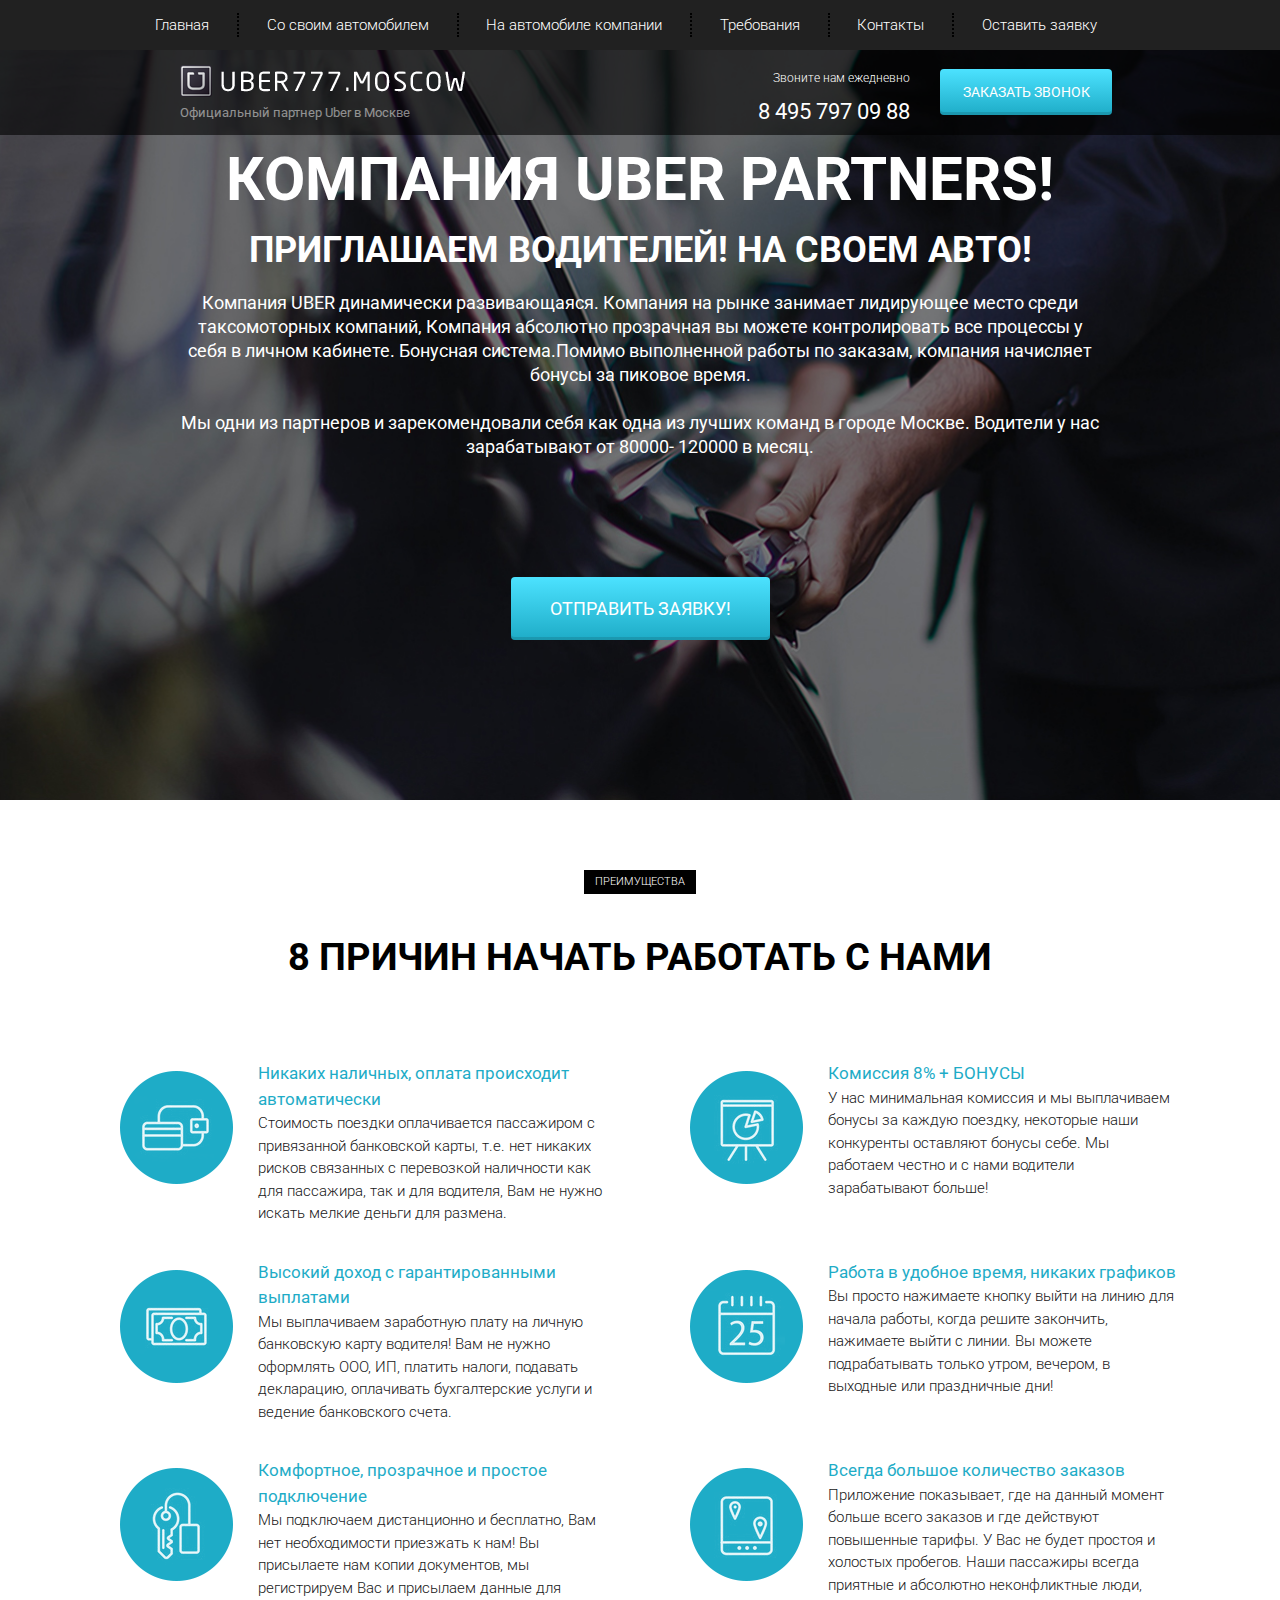
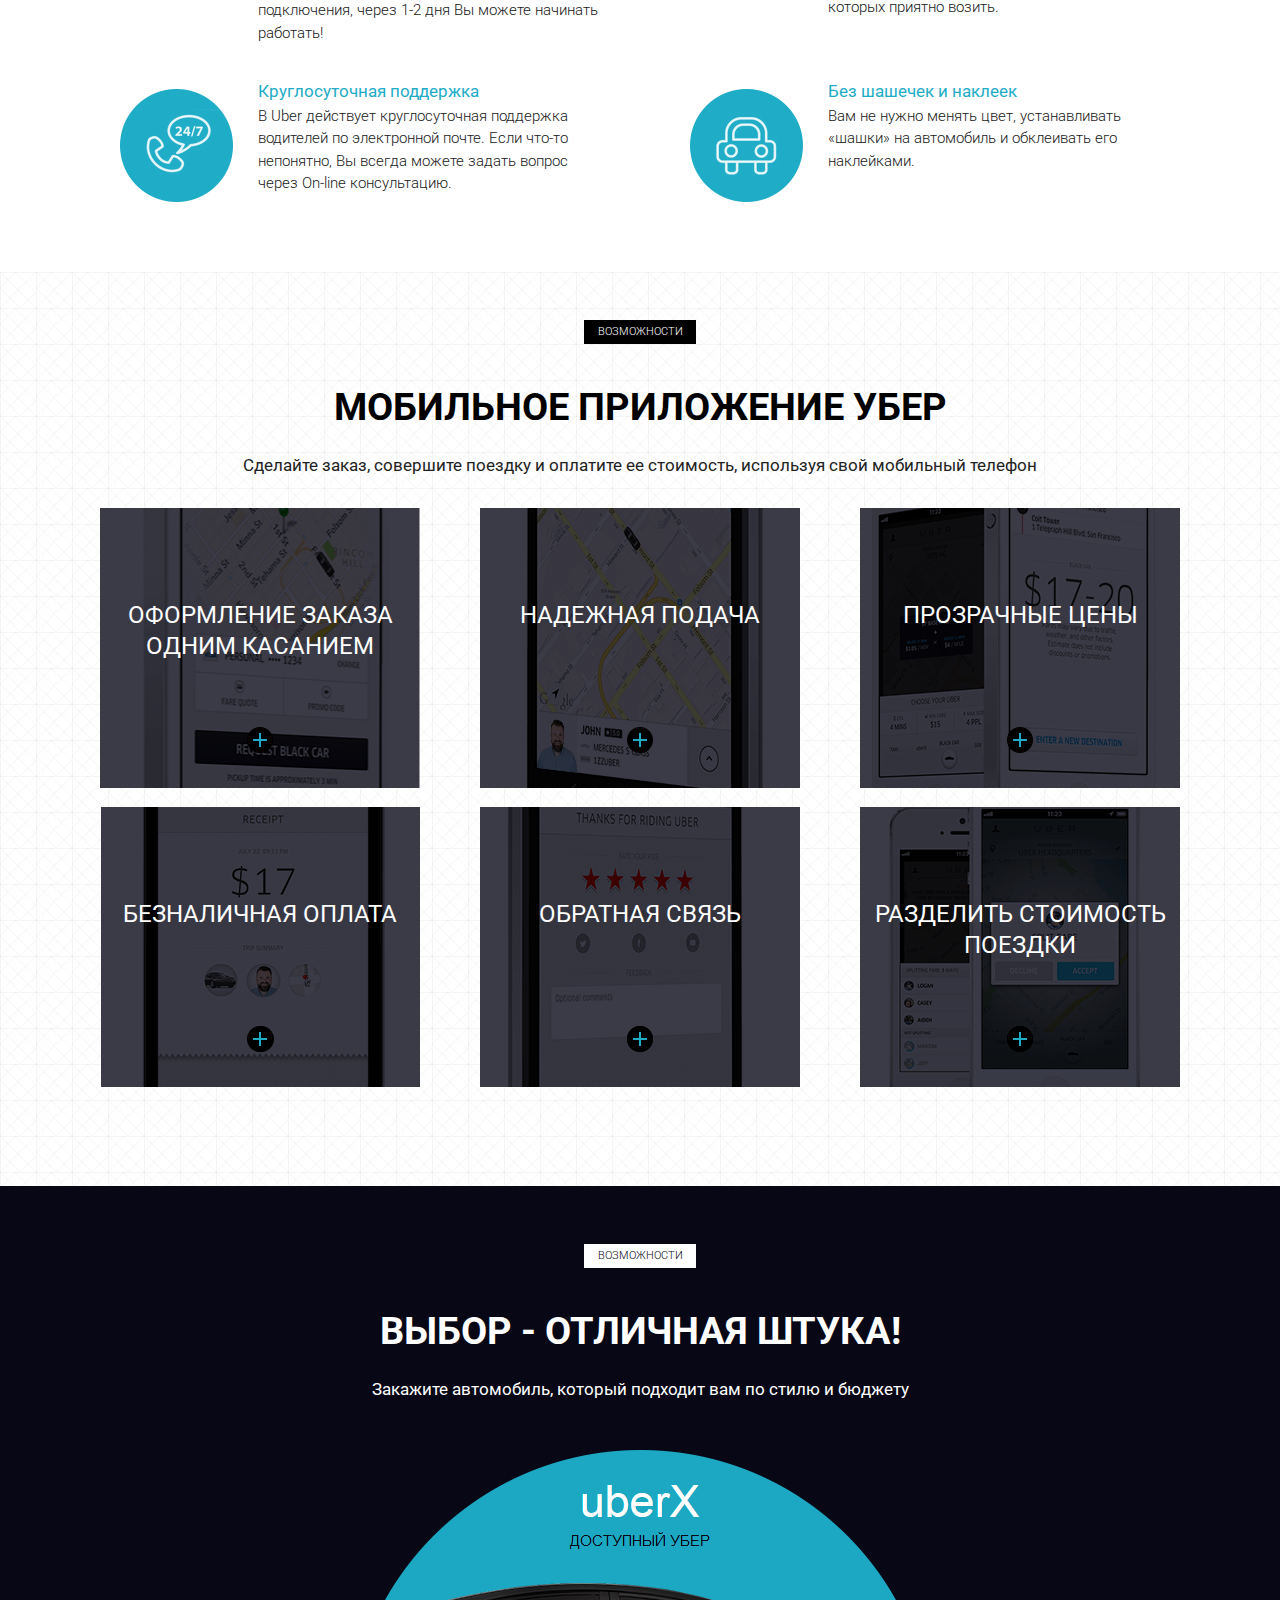
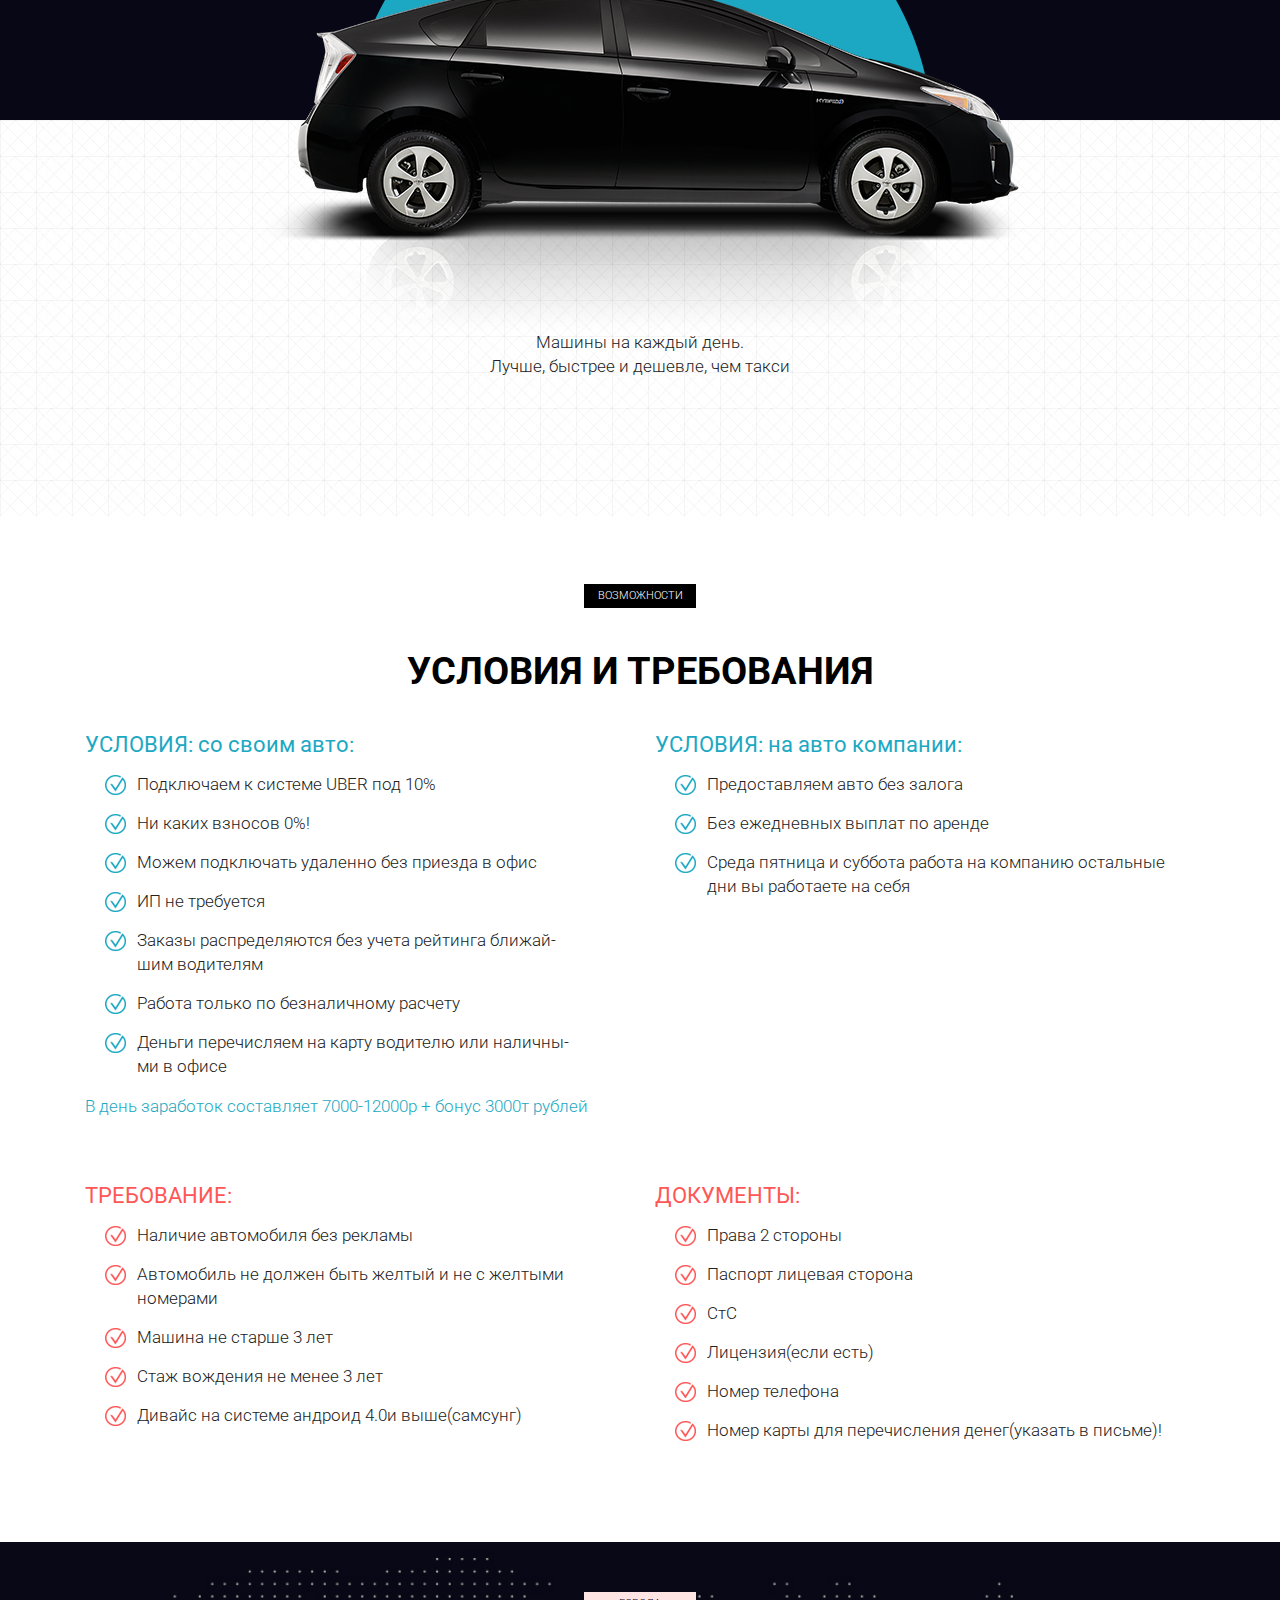
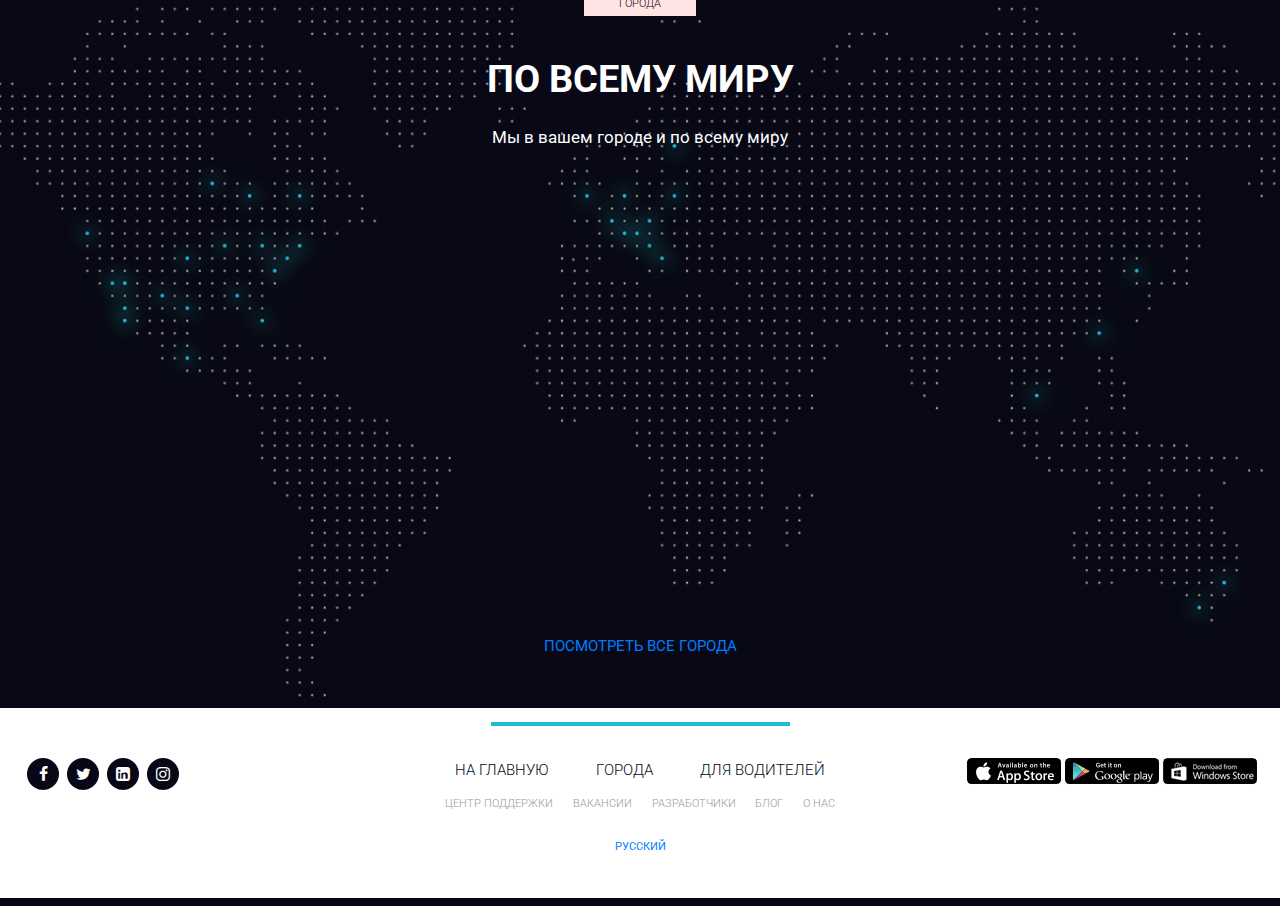
<file: index.html>
<!doctype html>
<html lang="en">
  <head>
    
    <meta charset="utf-8">
    <meta name="viewport" content="width=device-width, initial-scale=1, shrink-to-fit=no">
    <meta http-equiv="X-UA-Compatible" content="ie=edge">

    <link rel="shortcut icon" href="icons/favicon.ico" type="image/x-icon">

    <link rel="stylesheet" href="css/bootstrap-grid.min.css">
    <link rel="stylesheet" href="css/bootstrap-reboot.min.css">
	<link href="https://fonts.googleapis.com/css?family=Roboto:100,300,400,700&display=swap&subset=cyrillic-ext" rel="stylesheet">
	<link rel="stylesheet" href="css/font.css">
	<link rel="stylesheet" href="css/style.css">

    <title>UBER</title>

  </head>
  <body>
    <header>
    	<nav>
    		<div class="container">
    			<ul class="menu menu_active">
    				<li class="menu_item"><a href="#" class="menu_link">
    					Главная
    				</a></li>
    				<li class="menu_item"><a href="#require" class="menu_link">
    					Со своим автомобилем
    				</a></li>
    				<li class="menu_item"><a href="#require" class="menu_link">
    					На автомобиле компании
    				</a></li>
    				<li class="menu_item"><a href="#" class="menu_link">
    					Требования
    				</a></li>
    				<li class="menu_item"><a href="#" class="menu_link">
    					Контакты
    				</a></li>
    				<li class="menu_item"><a href="#" class="menu_link">
    					Оставить заявку
    				</a></li>
    			</ul>
    		</div>

				<div class="hamburger hamburger_active">
					<span></span>
					<span></span>
					<span></span>
				</div>

    	</nav>

			<div class="subheader">
				<div class="container">
					<div class="row">
						<div class="col-6 col-md-4 offset-md-1">
							<a href="#" class="subheader_logo"><img src="img/logo.png" alt="logo"></a>
							<div class="subheader_oficial">
								Официальный партнер Uber в Москве
							</div>
						</div>
						<div class="xs-hidden col-md-3 offset-md-1 col-xl-2 offset-xl-2">
							<div class="subheader_call">
								Звоните нам ежедневно
							</div>
							<a href="tell:84957970988" class="subheader_phone">
								8 495 797 09 88
							</a>
						</div>

						<div class="col-6 col-md-3">
							<a href="tell:84957970988" class="xs-visible subheader_phone">
								8 495 797 09 88
							</a>
							<button class="subheader_btn">
								заказать звонок
							</button>
						</div>

					</div>
				</div>
			</div>

    </header>

    <section class="promo">
    	<div class="container">
    		<div class="row">
    			<div class="col-md-12 offset-md-0 col-lg-10 offset-lg-1">
    				<h1 class="promo_header">
    					КОМПАНИЯ UBER PARTNERS!
    				</h1>
    				<h2 class="promo_subheader">
    					ПРИГЛАШАЕМ ВОДИТЕЛЕЙ! НА СВОЕМ АВТО!
    				</h2>
    				<div class="promo_descr">
    					Компания UBER  динамически развивающаяся. Компания на рынке занимает лидирующее место среди
							таксомоторных компаний, Компания абсолютно прозрачная вы можете контролировать все процессы у себя в личном кабинете. Бонуcная система.Помимо выполненной работы по заказам, компания начисляет бонусы за
							пиковое время.
							<br><br>
							Мы одни из партнеров и зарекомендовали себя как одна из лучших команд в городе Москве.  Водители у нас
							зарабатывают от 80000- 120000 в месяц.
    				</div>
    				<button class="promo_btn">
    					ОТПРАВИТЬ ЗАЯВКУ!
    				</button>
    			</div>
    		</div>
    	</div>
    </section>

		<section class="advantages">
			<div class="container">
				<button class="label">
					преимущества
				</button>
				<h2 class="title">
					8 причин начать работать с нами
				</h2>
				
				<div class="row advantages_items">
					<div class="col-md-6 advantages_item">
						<div class="advantages_ico">
							<img src="images/ico_1.png" alt="">
						</div>
						<div class="advantages_descr">
							<h3>
								Никаких наличных, оплата происходит автоматически
							</h3>
							<p>
								Стоимость поездки оплачивается пассажиром с привязанной банковской карты, т.е. нет никаких рисков связанных с перевозкой наличности как для пассажира, так и для водителя, Вам не нужно искать мелкие деньги для размена.
							</p>
						</div>
					</div>
					<div class="col-md-6 advantages_item">
						<div class="advantages_ico">
							<img src="images/ico_2.png" alt="">
						</div>
						<div class="advantages_descr">
							<h3>
								Комиссия 8% + БОНУСЫ
							</h3>
							<p>
								У нас минимальная комиссия и мы выплачиваем бонусы за каждую поездку, некоторые наши конкуренты оставляют бонусы себе. Мы работаем честно и с нами водители зарабатывают больше!
							</p>
						</div>
					</div>
					<div class="col-md-6 advantages_item">
						<div class="advantages_ico">
							<img src="images/ico_3.png" alt="">
						</div>
						<div class="advantages_descr">
							<h3>
								Высокий доход с гарантированными выплатами
							</h3>
							<p>
								Мы выплачиваем заработную плату на личную банковскую карту водителя! Вам не нужно оформлять ООО, ИП, платить налоги, подавать декларацию, оплачивать бухгалтерские услуги и ведение банковского счета.
							</p>
						</div>
					</div>
					<div class="col-md-6 advantages_item">
						<div class="advantages_ico">
							<img src="images/ico_4.png" alt="">
						</div>
						<div class="advantages_descr">
							<h3>
								Работа в удобное время, никаких графиков
							</h3>
							<p>
								Вы просто нажимаете кнопку выйти на линию для начала работы, когда решите закончить, нажимаете выйти с линии. Вы можете подрабатывать только утром, вечером, в выходные или праздничные дни!
							</p>
						</div>
					</div>
					<div class="col-md-6 advantages_item">
						<div class="advantages_ico">
							<img src="images/ico_5.png" alt="">
						</div>
						<div class="advantages_descr">
							<h3>
								Комфортное, прозрачное и простое подключение
							</h3>
							<p>
								Мы подключаем дистанционно и бесплатно, Вам нет необходимости приезжать к нам! Вы присылаете нам копии документов, мы регистрируем Вас и присылаем данные для подключения, через 1-2 дня Вы можете начинать работать!
							</p>
						</div>
					</div>
					<div class="col-md-6 advantages_item">
						<div class="advantages_ico">
							<img src="images/ico_6.png" alt="">
						</div>
						<div class="advantages_descr">
							<h3>
								Всегда большое количество заказов
							</h3>
							<p>
								Приложение показывает, где на данный момент больше всего заказов и где действуют повышенные тарифы. У Вас не будет простоя и холостых пробегов. Наши пассажиры всегда приятные и абсолютно неконфликтные люди, которых приятно возить.
							</p>
						</div>
					</div>
					<div class="col-md-6 advantages_item">
						<div class="advantages_ico">
							<img src="images/ico_7.png" alt="">
						</div>
						<div class="advantages_descr">
							<h3>
								Круглосуточная поддержка
							</h3>
							<p>
								В Uber действует круглосуточная поддержка водителей по электронной почте. Если что-то непонятно, Вы всегда можете задать вопрос через On-line консультацию.
							</p>
						</div>
					</div>
					<div class="col-md-6 advantages_item">
						<div class="advantages_ico">
							<img src="images/ico_8.png" alt="">
						</div>
						<div class="advantages_descr">
							<h3>
								Без шашечек и наклеек
							</h3>
							<p>
								Вам не нужно менять цвет, устанавливать «шашки» на автомобиль и обклеивать его наклейками.
							</p>
						</div>
					</div>
				</div>

			</div>
		</section>

		<section class="mobile">
			<div class="container">
				<button class="label">
					Возможности
				</button>
				<div class="title">
					мобильное приложение убер
				</div>
				<div class="subtitle">
					Сделайте заказ, совершите поездку и оплатите ее стоимость, используя свой мобильный телефон
				</div>

				<div class="row">
					<div class="col-md-6 col-xl-4">
						<div class="mobile_item mobile_item_1">
							<div class="mobile_item_subtitle">
								оформление заказа одним касанием
							</div>
							<div class="mobile_item_plus"><img src="icons/plus.png" alt="plus"></div>
						</div>
					</div>
					<div class="col-md-6 col-xl-4">
						<div class="mobile_item mobile_item_2">
							<div class="mobile_item_subtitle">
								надежная подача
							</div>
							<div class="mobile_item_plus"><img src="icons/plus.png" alt="plus"></div>
						</div>
					</div>
					<div class="col-md-6 col-xl-4">
						<div class="mobile_item mobile_item_3">
							<div class="mobile_item_subtitle">
								прозрачные цены
							</div>
							<div class="mobile_item_plus"><img src="icons/plus.png" alt="plus"></div>
						</div>
					</div>
					<div class="col-md-6 col-xl-4">
						<div class="mobile_item mobile_item_4">
							<div class="mobile_item_subtitle">
								безналичная оплата
							</div>
							<div class="mobile_item_plus"><img src="icons/plus.png" alt="plus"></div>
						</div>
					</div>
					<div class="col-md-6 col-xl-4">
						<div class="mobile_item mobile_item_5">
							<div class="mobile_item_subtitle">
								обратная связь
							</div>
							<div class="mobile_item_plus"><img src="icons/plus.png" alt="plus"></div>
						</div>
					</div>
					<div class="col-md-6 col-xl-4">
						<div class="mobile_item mobile_item_6">
							<div class="mobile_item_subtitle">
								разделить стоимость поездки
							</div>
							<div class="mobile_item_plus"><img src="icons/plus.png" alt="plus"></div>
						</div>
					</div>
				</div>
			</div>
		</section>

		<section class="choice">
			<div class="container">
				
					<button class="label">
						Возможности
					</button>
					<div class="title">
						Выбор - отличная штука!
					</div>
					<div class="subtitle">
						Закажите автомобиль, который подходит вам по стилю и бюджету
					</div>
					<div class="choice_car"><img src="img/car.png" alt="car"></div>
				  <div class="choice_text">
    				<p>Машины на каждый день.<br>Лучше, быстрее и дешевле, чем такси</p>
   			 	</div>
			</div>
		</section>

    <section class="choice_block">
    	<p>Машины на каждый день.<br>Лучше, быстрее и дешевле, чем такси</p>
    </section>

    <section class="require" id="require">
    	<div class="container">

    		<button class="label">
					Возможности
				</button>
				<div class="title">
					условия и требования
				</div>
				
				<div class="row">
					<div class="col-md-6">
						
						<div class="require_block">
							
							<div class="require_title">
							УСЛОВИЯ: со своим авто:
							</div>
							<ul class="require_list">
								<li>Подключаем к системе UBER  под 10%</li>
								<li>Ни каких взносов  0%!</li>
								<li>Можем подключать удаленно без приезда в офис</li>
								<li>ИП не требуется</li>
								<li>Заказы распределяются без учета рейтинга ближай-<br>шим водителям</li>
								<li>Работа только по безналичному расчету</li>
								<li>Деньги перечисляем на карту водителю или наличны-<br>ми в офисе</li>
							</ul>

            	<div class="require_descr">
            		В день заработок составляет 7000-12000р + бонус 3000т рублей
            	</div>

						</div>

					</div>
					<div class="col-md-6">
						<div class="require_block">
							<div class="require_title">
							УСЛОВИЯ: на авто компании:
						  </div>
						  <ul class="require_list">
								<li>Предоставляем авто без залога</li>
								<li>Без ежедневных выплат по аренде</li>
								<li>Среда пятница и суббота работа на компанию остальные дни вы работаете на себя</li>
						 	</ul>
						</div>
						
					</div>
					<div class="col-md-6">
						<div class="require_block require_block_nmb warning">
							<div class="require_title">
							ТРЕБОВАНИЕ:
							</div>
							<ul class="require_list">
								<li>Наличие автомобиля без рекламы</li>
								<li>Автомобиль не должен быть желтый и не с желтыми номерами</li>
								<li>Машина не старше 3 лет</li>
								<li>Стаж вождения не менее 3 лет</li>
								<li>Дивайс на системе андроид 4.0и выше(самсунг)</li>
							</ul>
						</div>
						
					</div>
					<div class="col-md-6">
						<div class="require_block require_block_nmb warning">
							<div class="require_title">
							ДОКУМЕНТЫ:
							</div>
							<ul class="require_list">
								<li>Права 2 стороны</li>
								<li>Паспорт лицевая сторона</li>
								<li>СтС</li>
								<li>Лицензия(если есть)</li>
								<li>Номер телефона</li>
								<li>Номер карты для перечисления денег(указать в письме)!</li>
							</ul>
						</div>
						
					</div>
				</div>

    	</div>
    </section>

    <section class="world">
    	<div class="container">
    		<button class="label">
						города
					</button>
					<div class="title">
						По всему миру
					</div>
					<div class="subtitle">
						Мы в вашем городе и по всему миру
					</div>

					
					<div class="world_block">
    				<a href="#">посмотреть все города</a>
    			</div>
					
					
    	</div>
    </section>

    <footer>
    	<div class="conteiner-fluid">
    		<div class="footer_line"></div>
    		<div class="footer_container">
    			
					<div class="footer_box">
						<div class="footer_social">
							<a href="#" class="footer_social-ico facebook"><span class="icon-facebook"></span><!-- <img src="icons/fb.png" alt="facebook"> --></a>
    					<a href="#" class="footer_social-ico twitter"><span class="icon-twitter"></span><!-- <img src="icons/tw.png" alt="twitter"> --></a>
    					<a href="#" class="footer_social-ico linkedin"><span class="icon-linkedin-square"></span><!-- <img src="icons/in.png" alt="linkedin"> --></a>
    					<a href="#" class="footer_social-ico instagram"><span class="icon-instagram"></span><!-- <img src="icons/inst.png" alt="instagram"> --></a>
						</div>
    				
    			</div>
    			<div class="footer_box">
    				<div class="footer_links">
    					<div class="footer_nav-1">
    						<a href="#">
    							на главную
    						</a>
    						<a href="#">
    							города
    						</a>
    						<a href="#">
    						для водителей
    						</a>
    					</div>
    					<div class="footer_nav-2">
    						<a href="#">
    							центр поддержки
    						</a>
    						<a href="#">
    							вакансии
    						</a>
    						<a href="#">
    							разработчики
    						</a>
    						<a href="#">
    						блог
    						</a>
    						<a href="#">
    							о нас
    						</a>
    					</div>
    					<div class="footer_lang">
    						<a href="#">
    							русский
    						</a>
    					</div>
    				</div>
    				
    			</div>
    			<div class="footer_box">
    				<div class="footer_mobile">
	    				<a href="#" class="app-store"><img src="icons/app_store.png" alt="app-store"></a>
	    				<a href="#" class="google-play"><img src="icons/google_play.png" alt="google-play"></a>
	    				<a href="#" class="windows-store"><img src="icons/windows_store.png" alt="windows-store"></a>
    				</div>
    				
    			</div>

    		</div>
    	</div>
    </footer>

		<script src="js/script.js"></script>
  </body>
</html>
</file>
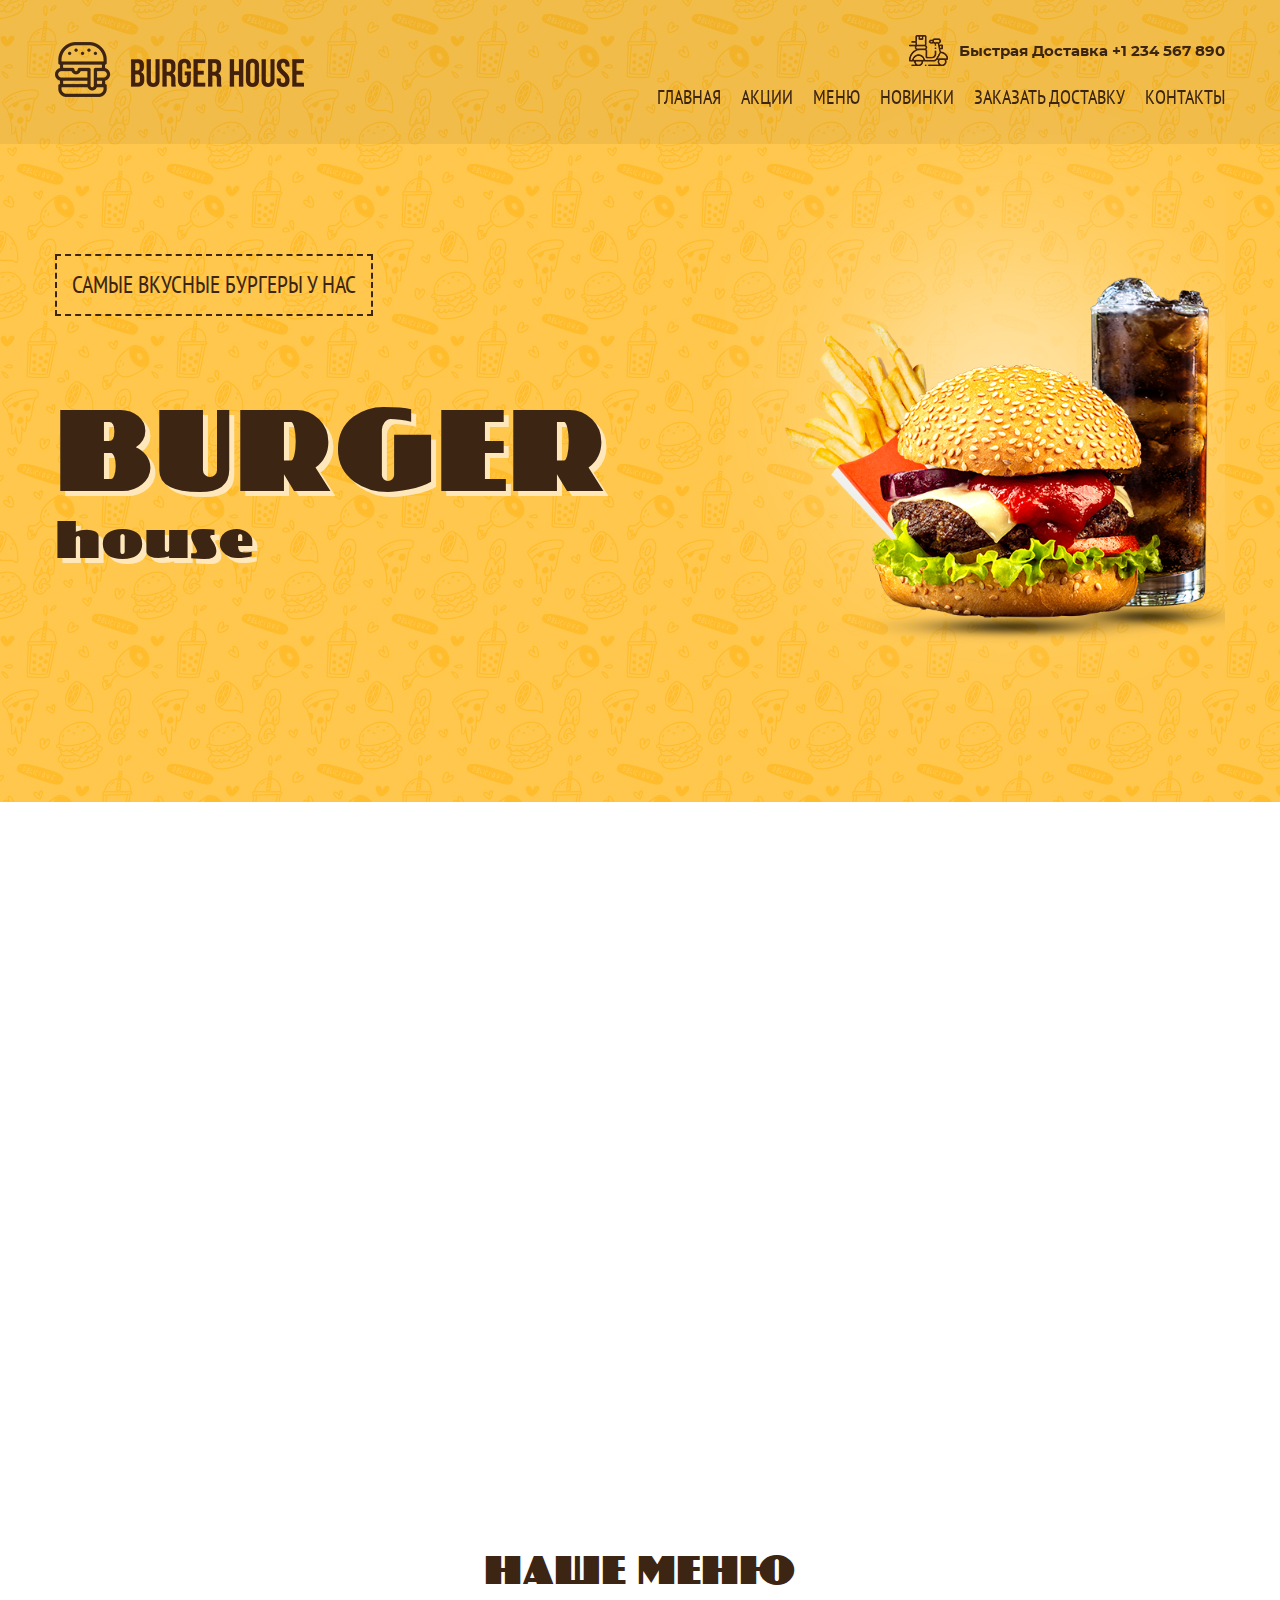
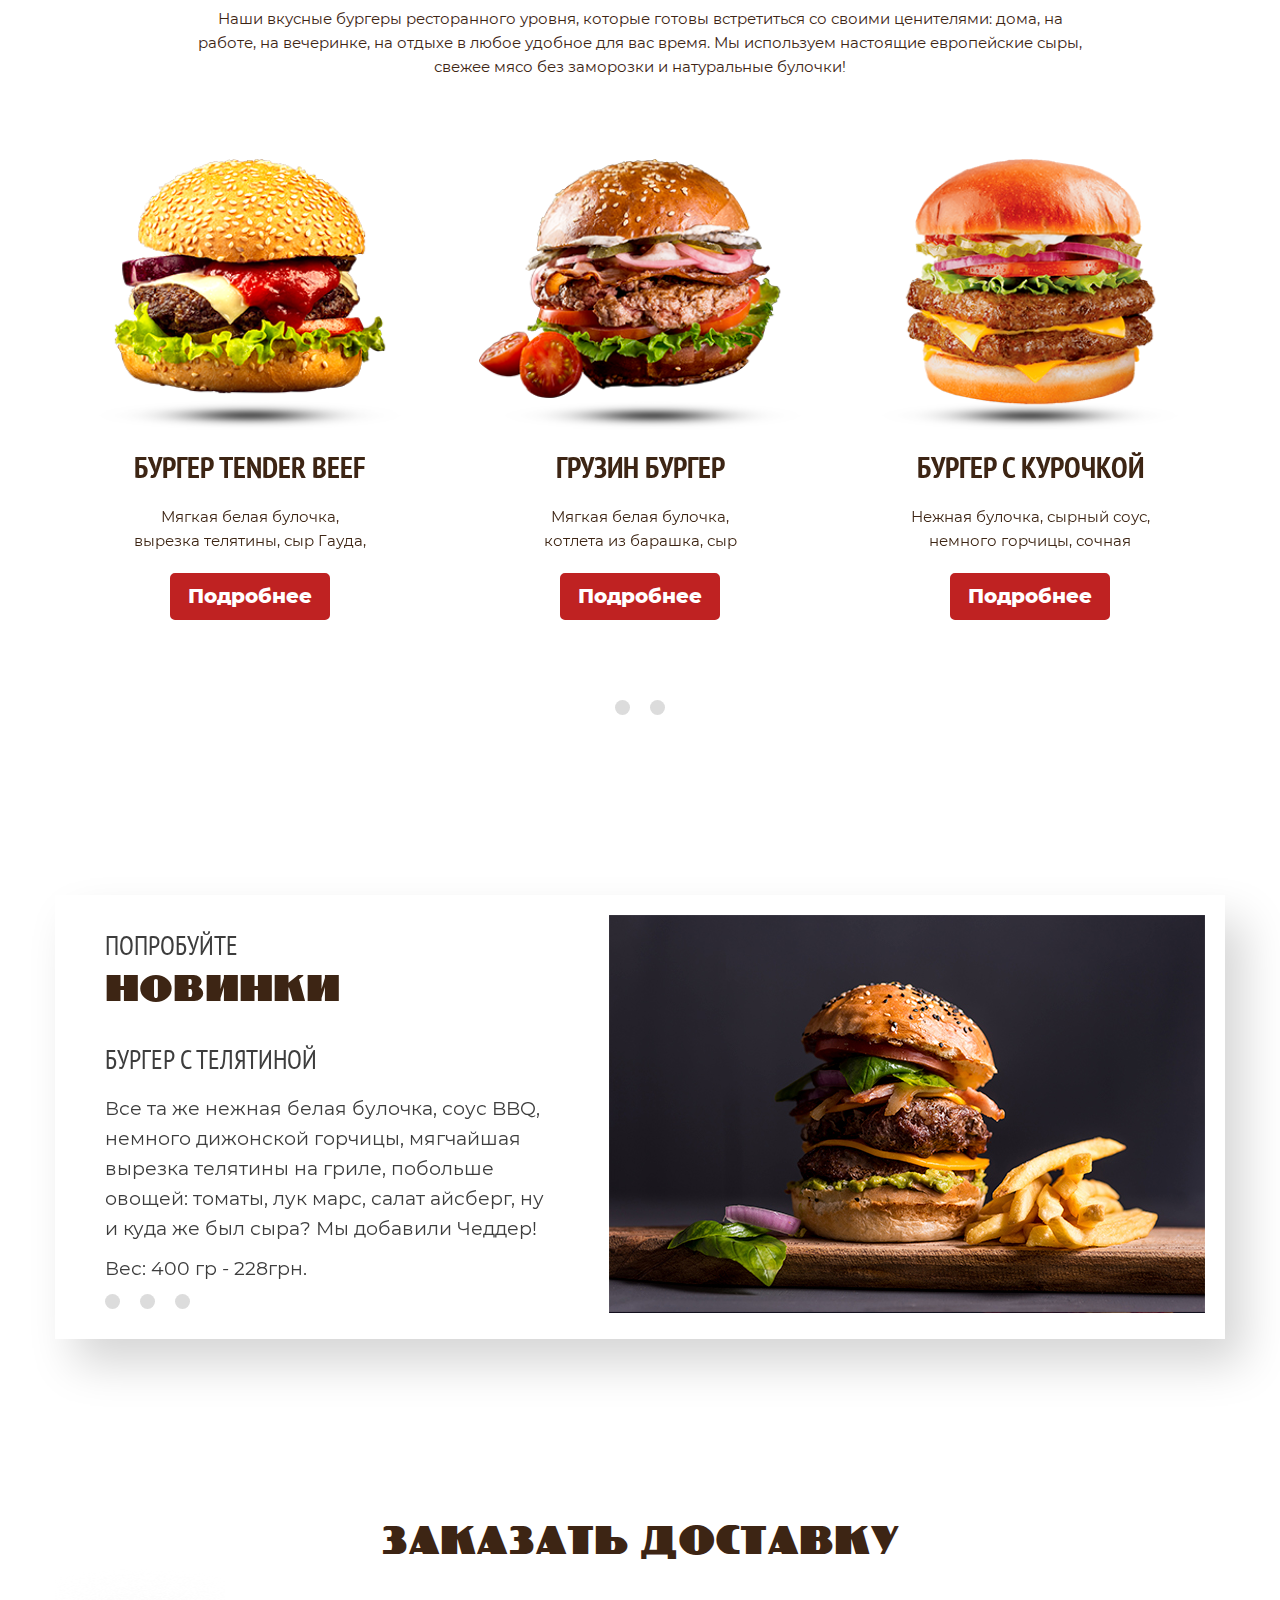
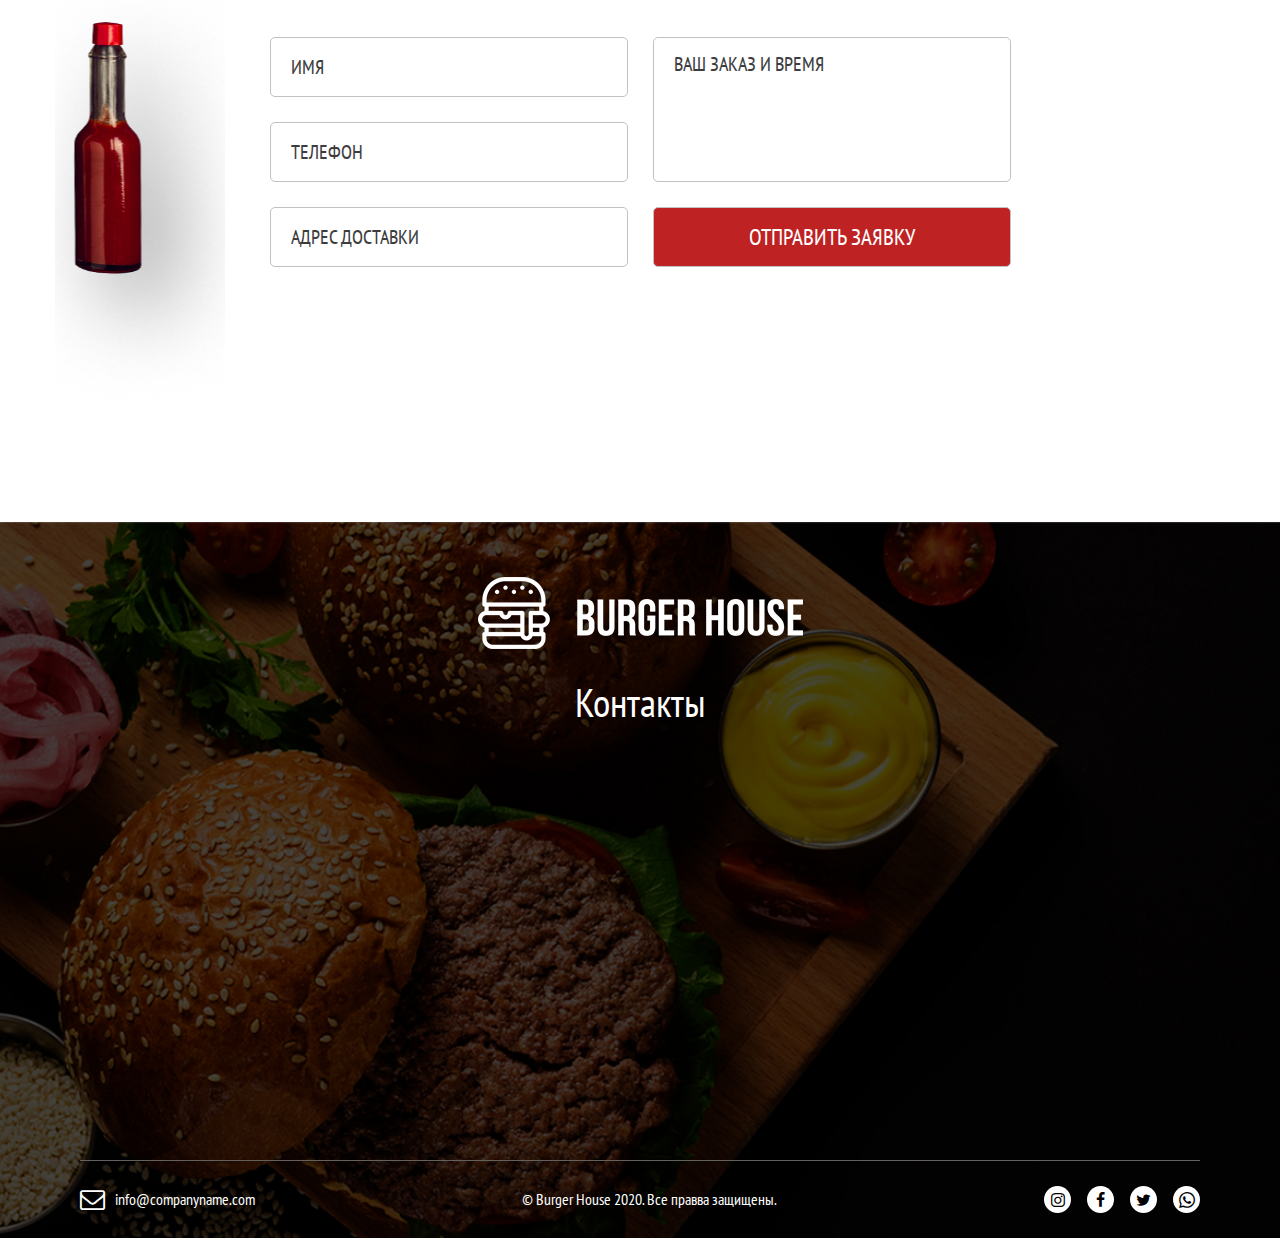
<file: burgerhouse/index.html>
<!DOCTYPE html>
<html lang="ru">

<head>
  <meta charset="UTF-8">
  <meta name="viewport" content="width=device-width, initial-scale=1.0">
  <meta http-equiv="X-UA-Compatile" content="ie=edge">
  <title>Burger-House</title>
  <link rel="shortcut icon" href="images/favicon.ico">
  <link rel="stylesheet" href="css/libs.min.css">
  <link rel="stylesheet" href="css/style.min.css">
</head>

<body>

  <header class="header" id="header">

    <div class="header__top">
      <div class="container">
        <div class="header__top-inner">
          <a class="header__logo" href="#">
            <img src="images/logo.png" alt="логотип">
          </a>
          <nav class="header__nav">
            <a class="header__delivery" href="tel:+1234567890">
              Быстрая Доставка +1 234 567 890
            </a>

            <div class="burger">
              <span class="burger__line burger__line--first"></span>
              <span class="burger__line burger__line--second"></span>
              <span class="burger__line burger__line--third"></span>
              <span class="burger__line burger__line--fourth"></span>
            </div>

            <ul class="header__list" id="header__list">
              <li class="header__item">
                <a class="header__link" href="#header">
                  главная
                </a>
              </li>
              <li class="header__item">
                <a class="header__link" href="#stock">
                  акции
                </a>
              </li>
              <li class="header__item">
                <a class="header__link" href="#menu">
                  меню
                </a>
              </li>
              <li class="header__item">
                <a class="header__link" href="#new">
                  новинки
                </a>
              </li>
              <li class="header__item">
                <a class="header__link" href="#delivery">
                  заказать доставку
                </a>
              </li>
              <li class="header__item">
                <a class="header__link" href="#footer">
                  контакты
                </a>
              </li>
            </ul>
          </nav>
        </div>
      </div>
    </div>

    <div class="header__banner">
      <div class="container">
        <div class="header__banner-inner">
          <div class="header__banner-subtitle wow animate__animated animate__fadeInDownBig">
            самые вкусные бургеры у нас
          </div>
          <div class="header__banner-title wow animate__animated animate__rotateInDownLeft">
            burger
            <span class="header__banner-title--small">house</span>
          </div>

          <div class="header__banner-img wow animate__animated animate__fadeInRightBig"></div>
        </div>
      </div>
    </div>


  </header>

  <main>
    <section class="stock" id="stock">
      <div class="container">
        <div class="stock__inner">
          <div class="stock__main wow animate__animated animate__fadeInLeftBig">
            <div class="stock__item stock__item--first" style="background-image: url(images/stock1.jpg);">
              <div class="stock__item-text">
                <div class="stock__subtitle">
                  бесплатная доставка
                </div>
                <div class="stock__title">
                  при заказе “royal”
                </div>

                <p class="stock__hover-txt1">
                  При заказе нашего фирменного бургера “ROYAL” мы гарантируем бесплатную доставку.
                </p>
                <p class="stock__hover-txt2">
                  * Диапазон доставки 3 км. За пределами диапазона акция не действительна
                </p>
              </div>
            </div>
          </div>

          <div class="stock__secondary wow animate__animated animate__fadeInRightBig">
            <div class="stock__item stock__item--second" style="background-image: url(images/stock2.jpg);">
              <div class="stock__item-text">
                <div class="stock__subtitle">
                  каждую среду
                </div>
                <div class="stock__title">
                  Больше вкуса
                  <span class="stock__subtitle">
                    Два по цене одного
                  </span>
                </div>

                <p class="stock__hover-txt2">
                  Закажите два любых одинаковых бургера по цене одного
                </p>
              </div>
            </div>

            <div class="stock__item stock__item--third" style="background-image: url(images/stock3.jpg);">
              <div class="stock__item-text">
                <div class="stock__subtitle">
                  Горячее предложение
                </div>
                <div class="stock__title">
                  -10% на самовывоз
                </div>
              </div>
            </div>

          </div>
        </div>
      </div>
    </section>

    <section class="menu" id="menu">
      <div class="container">
        <div class="menu__inner">
          <div class="menu__title">
            наше меню
          </div>
          <p class="menu__text">
            Наши вкусные бургеры ресторанного уровня, которые готовы встретиться со своими ценителями: дома, на работе,
            на вечеринке, на отдыхе в любое удобное для вас время. Мы используем настоящие европейские сыры, свежее мясо
            без заморозки и натуральные булочки!
          </p>

          <div class="menu__slider">
            <div class="menu__slider-inner">

              <div class="menu__slider-item">
                <div class="menu__slider-img" style="background-image: url(images/menu-burger5.png);"></div>
                <div class="menu__slider-title">
                  Бургер Tender Beef
                </div>
                <div class="menu__slider-text">
                  Мягкая белая булочка, вырезка телятины, сыр Гауда, луковый мармелад
                </div>

                <a class="menu__slider-btn" data-fancybox data-src="#modal6" href="javascript:;">
                  Подробнее
                </a>
              </div>

              <div class="menu__slider-item">
                <div class="menu__slider-img" style="background-image: url(images/menu-burger4.png);"></div>
                <div class="menu__slider-title">
                  Грузин Бургер
                </div>
                <div class="menu__slider-text">
                  Мягкая белая булочка, котлета из барашка, сыр Чеддер, маринованный лук
                </div>

                <a class="menu__slider-btn" data-fancybox data-src="#modal5" href="javascript:;">
                  Подробнее
                </a>
              </div>

              <div class="menu__slider-item">
                <div class="menu__slider-img" style="background-image: url(images/menu-burger2.png);"></div>
                <div class="menu__slider-title">
                  Бургер с Курочкой
                </div>
                <div class="menu__slider-text">
                  Нежная булочка, сырный соус, немного горчицы, сочная хрустящая курочка
                </div>

                <a class="menu__slider-btn" data-fancybox data-src="#modal4" href="javascript:;">
                  Подробнее
                </a>
              </div>

              <div class="menu__slider-item">
                <div class="menu__slider-img" style="background-image: url(images/menu-burger1.png);"></div>
                <div class="menu__slider-title">
                  Fish burger
                </div>
                <div class="menu__slider-text">
                  Нежная булочка, соус Тар-тар, филе лосося на гриле
                </div>

                <a class="menu__slider-btn" data-fancybox data-src="#modal3" href="javascript:;">
                  Подробнее
                </a>
              </div>

              <div class="menu__slider-item">
                <div class="menu__slider-img" style="background-image: url(images/menu-burger3.png);"></div>
                <div class="menu__slider-title">
                  Black Бургер
                </div>
                <div class="menu__slider-text">
                  Черная булочка, соус Барбекю, немного горчицы, рубленный бифштекс
                </div>

                <a class="menu__slider-btn" data-fancybox data-src="#modal2" href="javascript:;">
                  Подробнее
                </a>
              </div>

              <div class="menu__slider-item">
                <div class="menu__slider-img" style="background-image: url(images/menu-burger6.png);"></div>
                <div class="menu__slider-title">
                  Бургер New York
                </div>
                <div class="menu__slider-text">
                  Булочка бриошь, сочная котлета из телятины, сыр чеддер
                </div>

                <a class="menu__slider-btn" data-fancybox data-src="#modal1" href="javascript:;">
                  Подробнее
                </a>
              </div>

            </div>
          </div>
        </div>
      </div>
    </section>


    <section class="new" id="new">
      <div class="container">
        <div class="new__inner">

          <div class="new__slider">
            <div class="new__slider-inner">

              <div class="new__slider-item">
                <div class="new__slider-box">
                  <div class="new__slider-descr">
                    <div class="new__slider-title">
                      <span class="new__slider-title--thin">Попробуйте</span>
                      Новинки
                    </div>
                    <div class="new__slider-text">
                      <span class="new__slider-text--ttl">Бургер с Телятиной</span>
                      Все та же нежная белая булочка, соус BBQ, немного дижонской горчицы, мягчайшая вырезка телятины на
                      гриле, побольше овощей: томаты, лук марс, салат айсберг, ну и куда же был сыра? Мы добавили
                      Чеддер!

                      <span class="new__slider-text--price">Вес: 400 гр - 228грн.</span>
                    </div>
                  </div>
                  <div class="new__slider-img" style="background-image: url(images/new-burger2.jpg);"></div>
                </div>
              </div>

              <div class="new__slider-item">
                <div class="new__slider-box">
                  <div class="new__slider-descr">
                    <div class="new__slider-title">
                      <span class="new__slider-title--thin">Попробуйте</span>
                      Новинки
                    </div>
                    <div class="new__slider-text">
                      <span class="new__slider-text--ttl">meet&meat</span>
                      Ингредиенты: двойной бифштекс из говядины, лук, бекон, огурец соленый, сыр чеддер, сыр моцарелла,
                      лист салата, свежий помидор, соус айоли, соус кетчуп

                      <span class="new__slider-text--price">Вес: 420 гр - 220грн.</span>
                    </div>
                  </div>
                  <div class="new__slider-img" style="background-image: url(images/new-burger3.jpg);"></div>
                </div>
              </div>

              <div class="new__slider-item">
                <div class="new__slider-box">
                  <div class="new__slider-descr">
                    <div class="new__slider-title">
                      <span class="new__slider-title--thin">Попробуйте</span>
                      Новинки
                    </div>
                    <div class="new__slider-text">
                      <span class="new__slider-text--ttl">Джекки Бургер с картошкой по-деревенски</span>
                      Ароматная булочка, куриный шницель, помидор, салатный лист, сыр Чеддер, кисло-сладкий
                      соус+картошка
                      по-деревенски.

                      <span class="new__slider-text--price">Вес: 400 гр - 300грн.</span>
                    </div>
                  </div>
                  <div class="new__slider-img" style="background-image: url(images/new-burger5.jpg);"></div>
                </div>
              </div>

            </div>
          </div>

        </div>
      </div>
    </section>

    <section class="delivery" id="delivery">
      <div class="container">
        <div class="delivery__inner">
          <div class="delivery__title">
            заказать доставку
          </div>
          <form class="delivery__form">
            <div class="delivery__form-box">
              <input class="delivery__name delivery__item" type="text" placeholder="имя">
              <input class="delivery__phone delivery__item" type="tel" placeholder="телефон">
              <input class="delivery__adress delivery__item" type="text" placeholder="адрес доставки">
            </div>
            <div class="delivery__form-box">
              <textarea class="delivery__order delivery__item" placeholder="ваш заказ и время"></textarea>
              <button class="delivery__btn delivery__item" type="submit">отправить заявку</button>
            </div>
          </form>
          <div class="delivery__bg-img delivery__bg-img--bottle"></div>
        </div>
      </div>
      <div class="delivery__bg-img delivery__bg-img--burger"></div>
      <div class="delivery__bg-img delivery__bg-img--plat"></div>
    </section>

  </main>

  <footer class="footer" id="footer">
    <div class="container">
      <div class="footer__inner">
        <a class="footer__logo" href="#">
          <img src="images/footer-logo.png" alt="логотип">
        </a>
        <div class="footer__title">
          Контакты
        </div>
        <div class="footer__contacts">
          <div class="footer__item wow animate__animated animate__fadeInDownBig">
            <div class="footer__item-ico icon-phone"></div>
            <div class="footer__item-title">Телефон</div>
            <ul class="footer__item-list">
              <li class="footer__item-itm">
                <a class="footer__item-link" href="tel:+1234567890">+1 234 567 890</a>
              </li>
              <li class="footer__item-itm">
                <a class="footer__item-link" href="tel:+1234567890">+1 234 567 890</a>
              </li>
            </ul>
          </div>
          <div class="footer__item wow animate__animated animate__fadeInDownBig">
            <div class="footer__item-ico icon-map-marker"></div>
            <div class="footer__item-title">Доставка</div>
            <ul class="footer__item-list">
              <li class="footer__item-itm">
                Доставка по всему городу!
              </li>
              <li class="footer__item-itm">
                Также скидка 10% на самовывоз
              </li>
              <li class="footer__item-itm">
                <a class="footer__item-link" href="https://goo.gl/maps/kyPdGxeuhJrPjWPZ9" target="_blank">Киев, Бульвар
                  Леси
                  Украинки 139/б</a>
              </li>
            </ul>
          </div>
          <div class="footer__item wow animate__animated animate__fadeInDownBig">
            <div class="footer__item-ico icon-clock-o"></div>
            <div class="footer__item-title">Приём Заказов</div>
            <ul class="footer__item-list">
              <li class="footer__item-itm">
                Ежедневно с
              </li>
              <li class="footer__item-itm">
                10:00 - 22:00
              </li>
            </ul>
          </div>

        </div>
        <div class="footer__copi">

          <a class="footer__mail" href="mailto:info@companyname.com">
            info@companyname.com
          </a>

          <div class="footer__copi-text">
            © Burger House 2020. Все правва защищены.
          </div>

          <ul class="footer__social">
            <li class="footer__social-item">
              <a class="footer__social-link icon-instagram" href="#"></a>
            </li>
            <li class="footer__social-item">
              <a class="footer__social-link icon-facebook" href="#"></a>
            </li>
            <li class="footer__social-item">
              <a class="footer__social-link icon-twitter" href="#"></a>
            </li>
            <li class="footer__social-item">
              <a class="footer__social-link icon-whatsapp" href="#"></a>
            </li>
          </ul>
        </div>
      </div>
    </div>
  </footer>


  <div id="modal1" style="display: none;" class="menu-popup">
    <a class="menu-popup__logo" href="#">
      <img src="images/popup-logo.png" alt="логотип">
    </a>
    <div class="menu-popup__title">Бургер New York</div>
    <div class="menu-popup__text">Булочка бриошь, сочная котлета из телятины, сыр чеддер, айсберг, бекон, лук марс.
    </div>
    <div class="menu-popup__about">
      <div class="menu-popup__weight">500 гр.</div>
      <div class="menu-popup__price">200 грн.</div>
    </div>
  </div>

  <div id="modal2" style="display: none;" class="menu-popup">
    <a class="menu-popup__logo" href="#">
      <img src="images/popup-logo.png" alt="логотип">
    </a>
    <div class="menu-popup__title">Black Бургер</div>
    <div class="menu-popup__text">Черная брутальная булочка, соус Барбекю, еще немного брутальности в виде горчицы,
      рубленный бифштекс приготовленный на гриле, немного лука и овощей.
    </div>
    <div class="menu-popup__about">
      <div class="menu-popup__weight">400 гр.</div>
      <div class="menu-popup__price">168 грн.</div>
    </div>
  </div>

  <div id="modal3" style="display: none;" class="menu-popup">
    <a class="menu-popup__logo" href="#">
      <img src="images/popup-logo.png" alt="логотип">
    </a>
    <div class="menu-popup__title">Fish burger</div>
    <div class="menu-popup__text">Нежная булочка, соус Тар-тар, филе лосося на гриле, свежий айсберг и много овощей!
    </div>
    <div class="menu-popup__about">
      <div class="menu-popup__weight">350 гр.</div>
      <div class="menu-popup__price">200 грн.</div>
    </div>
  </div>

  <div id="modal4" style="display: none;" class="menu-popup">
    <a class="menu-popup__logo" href="#">
      <img src="images/popup-logo.png" alt="логотип">
    </a>
    <div class="menu-popup__title">Бургер с Курочкой</div>
    <div class="menu-popup__text">Все та же нежная белая булочка, не менее нежный сырный соус, немного дижонской
      горчицы, сочная хрустящая курочка, немного mac&cheese, соленый огурчик для пикантности, свежайший томат и любовь
      наших поваров.
    </div>
    <div class="menu-popup__about">
      <div class="menu-popup__weight">420 гр.</div>
      <div class="menu-popup__price">220 грн.</div>
    </div>
  </div>

  <div id="modal5" style="display: none;" class="menu-popup">
    <a class="menu-popup__logo" href="#">
      <img src="images/popup-logo.png" alt="логотип">
    </a>
    <div class="menu-popup__title">Грузин Бургер</div>
    <div class="menu-popup__text">Мягкая белая булочка, сочная котлета из барашка, сыр Чеддер, маринованный лук, кинза,
      салат айсберг, помидор.
    </div>
    <div class="menu-popup__about">
      <div class="menu-popup__weight">380 гр.</div>
      <div class="menu-popup__price">160 грн.</div>
    </div>
  </div>

  <div id="modal6" style="display: none;" class="menu-popup">
    <a class="menu-popup__logo" href="#">
      <img src="images/popup-logo.png" alt="логотип">
    </a>
    <div class="menu-popup__title">Бургер Tender Beef</div>
    <div class="menu-popup__text">Мягкая белая булочка, вырезка телятины, сыр Гауда, луковый мармелад, салат айсберг,
      помидор.
    </div>
    <div class="menu-popup__about">
      <div class="menu-popup__weight">330 гр.</div>
      <div class="menu-popup__price">220 грн.</div>
    </div>
  </div>



  <script src="https://ajax.googleapis.com/ajax/libs/jquery/3.5.1/jquery.min.js"></script>
  <script src="js/libs.min.js"></script>
  <script src="js/main.js"></script>
</body>

</html>
</file>
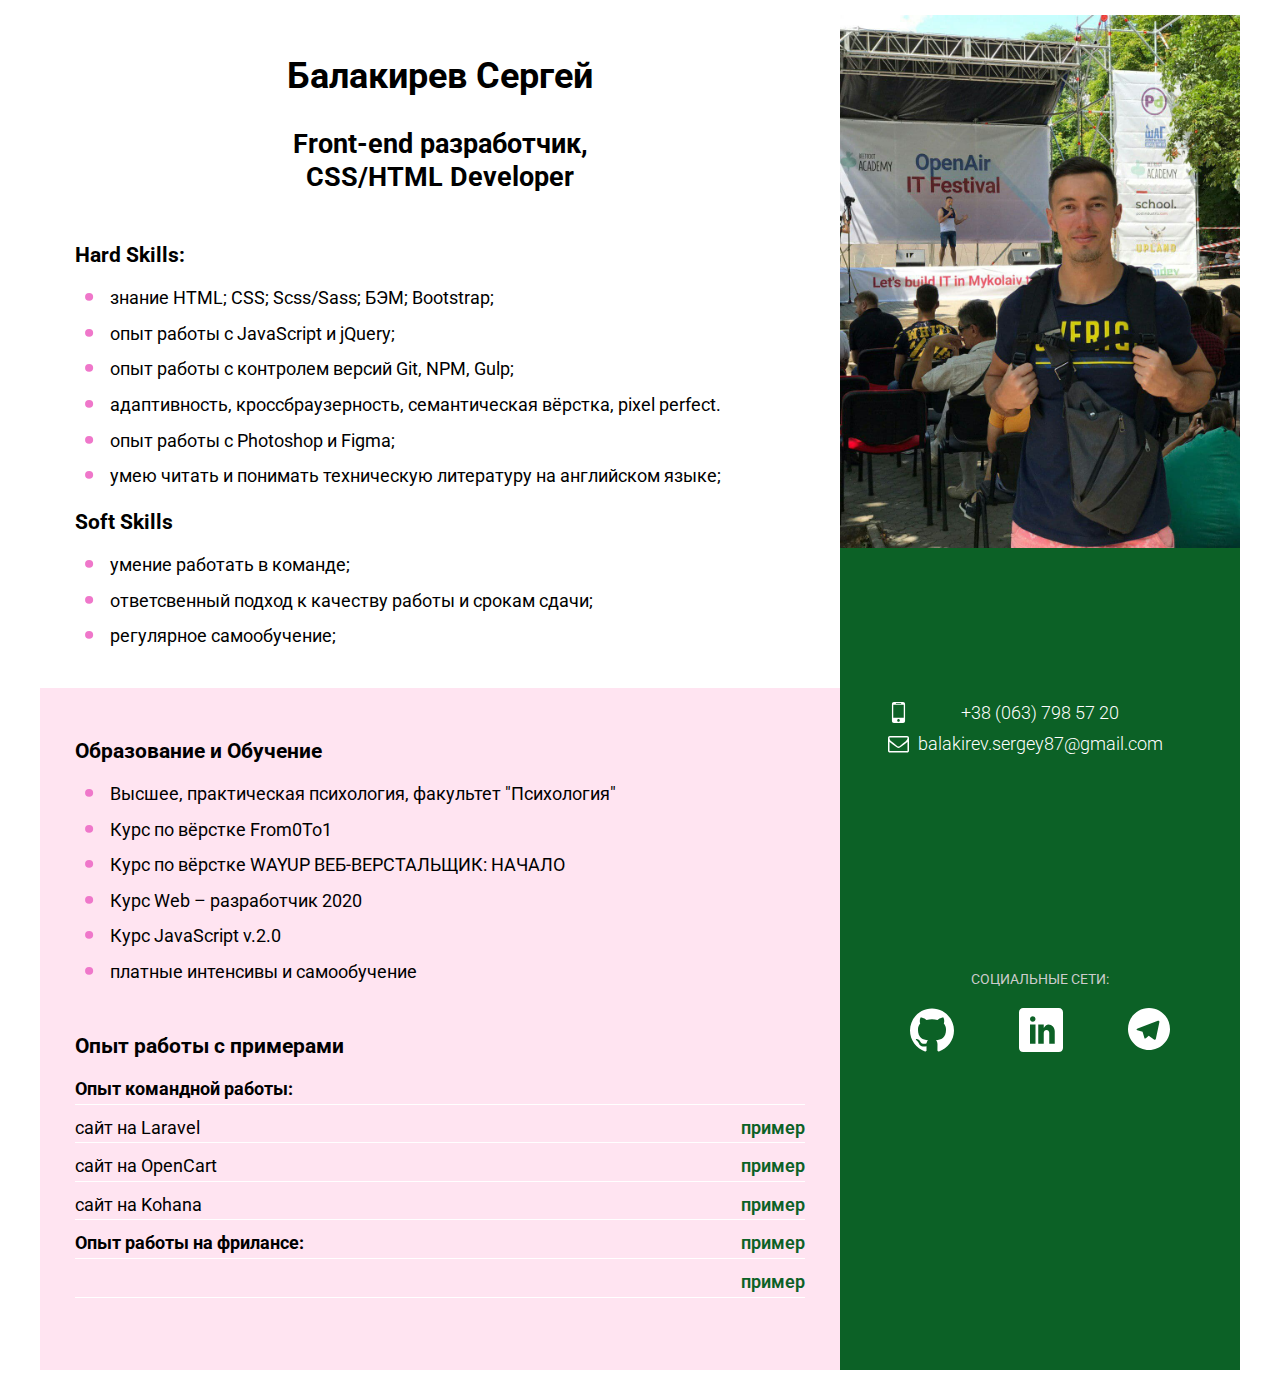
<file: CV_Sergey_Balakirev/index.html>
<!DOCTYPE html>
<html lang="ru">

<head>
    <meta charset="UTF-8">
    <meta name="viewport" content="width=device-width, initial-scale=1.0">
    <title>Resume</title>
    <link rel="preconnect" href="https://fonts.gstatic.com">
<link href="https://fonts.googleapis.com/css2?family=Roboto:wght@300;400;500&display=swap" rel="stylesheet">
    <link rel="stylesheet" href="css/my-reset.css">
    <link rel="stylesheet" href="css/style.css">

</head>

<body>
    <div class="global-container">

        <main class="main">
            <header class="header">
                <h1 class="header-title title">
                    Балакирев Сергей
                </h1>
                <h2 class="title">
                  Front-end разработчик, <br> CSS/HTML Developer
                </h2>
            </header>

            <section class="top">
                <div class="hard-skills skills">
                    <h3 class="hard-kills__title subtitle">Hard Skills:</h3>
                    <ul class="hard-skills__list list">
                        <li class="hard-skills__punkt skills-punkt">
                            знание HTML; CSS; Scss/Sass; БЭМ; Bootstrap;

                        </li>
                        <li class="hard-skills__punkt skills-punkt">
                            опыт работы с JavaScript и jQuery;
                        </li>
                        <li class="hard-skills__punkt skills-punkt">
                            опыт работы с контролем версий Git, NPM, Gulp;
                        </li>
                        <li class="hard-skills__punkt skills-punkt">
                            адаптивность, кроссбраузерность, семантическая вёрстка, pixel perfect.
                        </li>
                        <li class="hard-skills__punkt skills-punkt">
                            опыт работы с Photoshop и Figma;
                        </li>
                        <li class="hard-skills__punkt skills-punkt">
                            умею читать и понимать техническую литературу на английском языке;
                        </li>
                    </ul>
                </div>

                <div class="soft-skills skills">
                    <h3 class="soft-skills__heading subtitle">Soft Skills</h3>
                    <ul class="soft-skills__list list">
                        <li class="soft-skills__list-item skills-punkt">
                            умение работать в команде;
                        </li>
                        <li class="soft-skills__list-item skills-punkt">
                            ответсвенный подход к качеству работы и срокам сдачи;
                        </li>
                        <li class="soft-skills__list-item skills-punkt">
                            регулярное самообучение;
                        </li>
                    </ul>
                </div>
            </section>

            <section class="bottom">
                <div class="education skills">
                    <h3 class="education__title subtitle">Образование и Обучение</h3>
                    <ul class="education__list list">
                        <li class="education__position skills-punkt">Высшее, практическая психология, факультет "Психология"</li>
                        <li class="education__position skills-punkt">
                          <a href="https://www.youtube.com/channel/UCE_w6FxGfRKH2fU76raVeog" target="_blank">Курс по вёрстке From0To1</a>
                        </li>
                        <li class="education__position skills-punkt">
                          <a href="https://wayup.in/library/course10" target="_blank">Курс по вёрстке WAYUP ВЕБ-ВЕРСТАЛЬЩИК: НАЧАЛО </a>
                        </li>
                        <li class="education__position skills-punkt">
                          <a href="https://www.udemy.com/course/webdeveloper/" target="_blank">Курс	Web – разработчик 2020</a>
                        </li>
                        <li class="education__position skills-punkt">
                          <a href="https://itgid.info/course/javascript-2" target="_blank">Курс	JavaScript v.2.0</a>
                        </li>
                        <li class="education__position skills-punkt">
                          платные интенсивы и самообучение
                        </li>
                    </ul>
                </div>

                <div class="experience skills">
                    <h3 class="experience__title subtitle">Опыт работы c примерами</h3>
                    <div class="experience__box experience-position">
                        <p class="experiene__text"><strong>Опыт командной работы:</strong></p>
                    </div>

                    <div class="experience__box experience-position">
                        <p class="experiene__text">сайт на Laravel</p>
                        <a class="experience__link" href="https://www.medicamentfrance.net/" target="_blank">пример</a>
                    </div>

                    <div class="experience__box experience-position">
                        <p class="experiene__text">сайт на OpenCart</p>
                        <a class="experience__link" href="https://a1apotheke.com/" target="_blank">пример</a>
                    </div>

                    <div class="experience__box experience-position">
                        <p class="experiene__text">сайт на Kohana</p>
                        <a class="experience__link" href="https://24livraisonpharmacie.com/" target="_blank">пример</a>
                    </div>


                    <div class="experience__box experience-position">
                        <p class="experiene__text"><strong>Опыт работы на фрилансе:</strong></p>
                        <a class="experience__link" href="https://sergeybalakirev.github.io/burgerhouse/" target="_blank">пример</a>
                    </div>
                    <div class="experience__box experience-position">
                      <p class="experiene__text"></p>
                      <a class="experience__link" href="https://sergeybalakirev.github.io/mr.barber/" target="_blank">пример</a>
                  </div>
                </div>
            </section>
        </main>

        <aside class="aside">
          <img class="my-photo" src="images/myPhoto.jpg" alt="photo">
          <div class="contacts">
              <div class="contacts__heading">
                  <a class="contact__phone contacts__top-link" href="tel:+380637985720" target="_blank">
                      +38 (063) 798 57 20
                  </a>

                  <a class="contact__email contacts__top-link" href="mailto:balakirev.sergey87@gmail.com" target="_blank">
                    balakirev.sergey87@gmail.com
                  </a>
              </div>

              <div class="socials">
                  <p class="socials__title">Cоциальные сети:</p>
                  <div class="socials__inner">
                      <a class="socials__link socials__link-github" href="https://github.com/SergeyBalakirev?tab=repositories" target="_blank">
                          <img class="socials__img" src="images/SVG/github.svg" alt="github link">
                      </a>
                      <a class="socials__link socials__link-linkedin" href="https://www.linkedin.com/in/sergey-balakirev-5452241b0/" target="_blank">
                          <img class="socials__img" src="images/SVG/linkedin.svg" alt="linkedIn link">
                      </a>
                      <a class="socials__link socials__link-telegram" href="https://t.me/Balakirev_Sergey87" target="_blank">
                          <img class="socials__img" src="images/SVG/telegram.svg" alt="telegram link">
                      </a>
                  </div>
              </div>
          </div>
      </aside>
    </div>



</body>

</html>
</file>
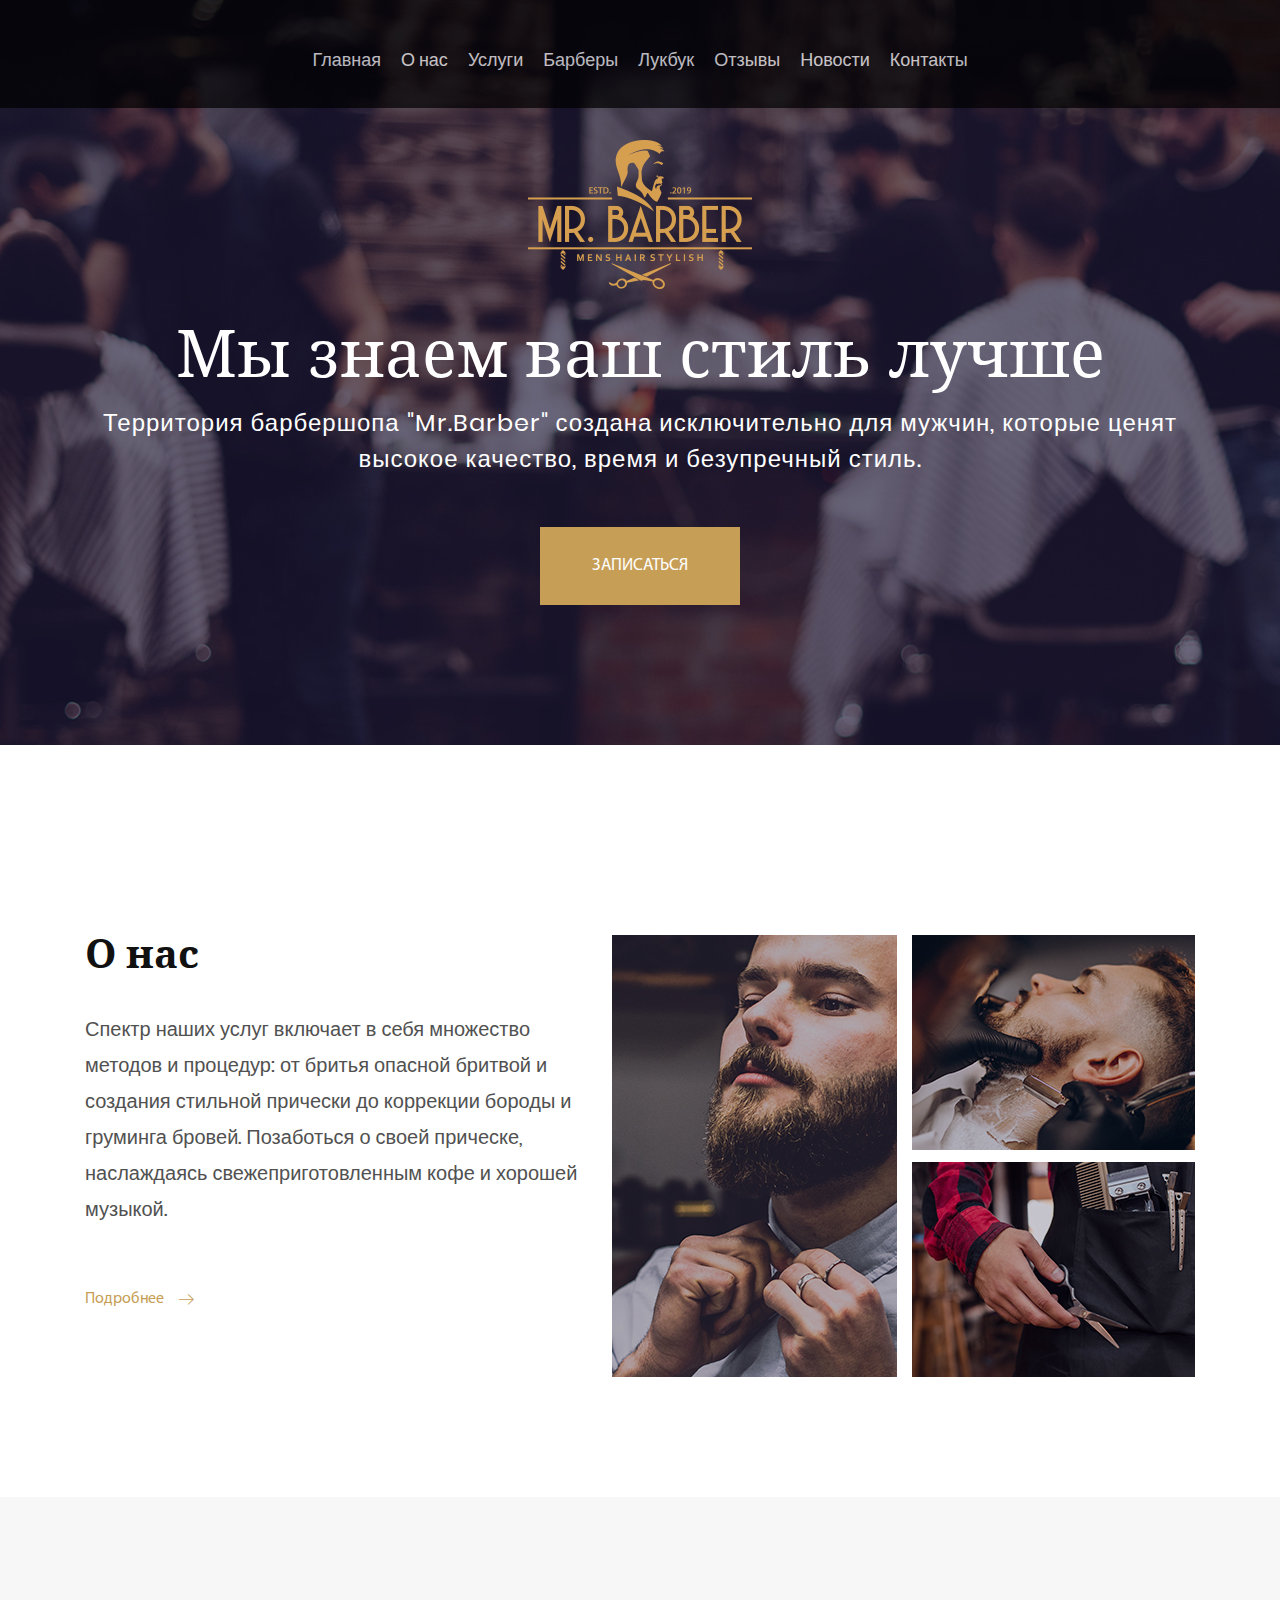
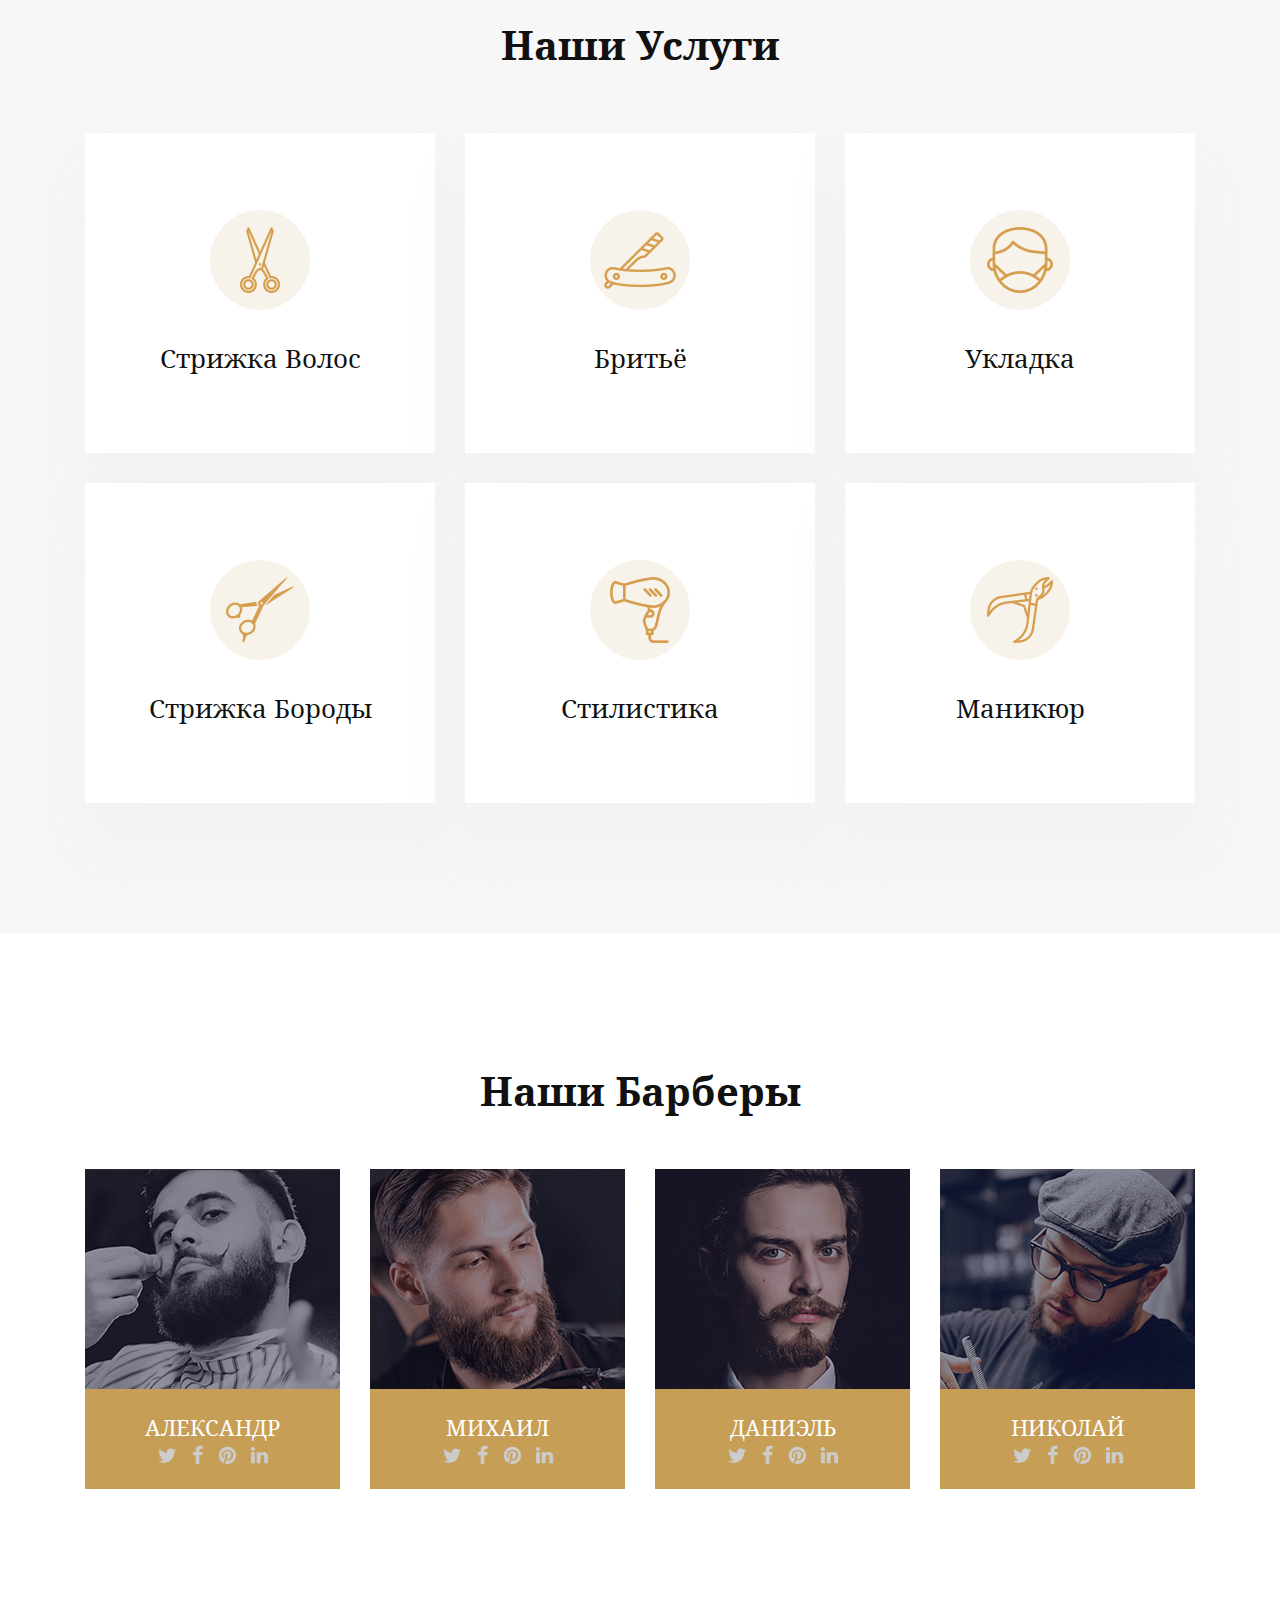
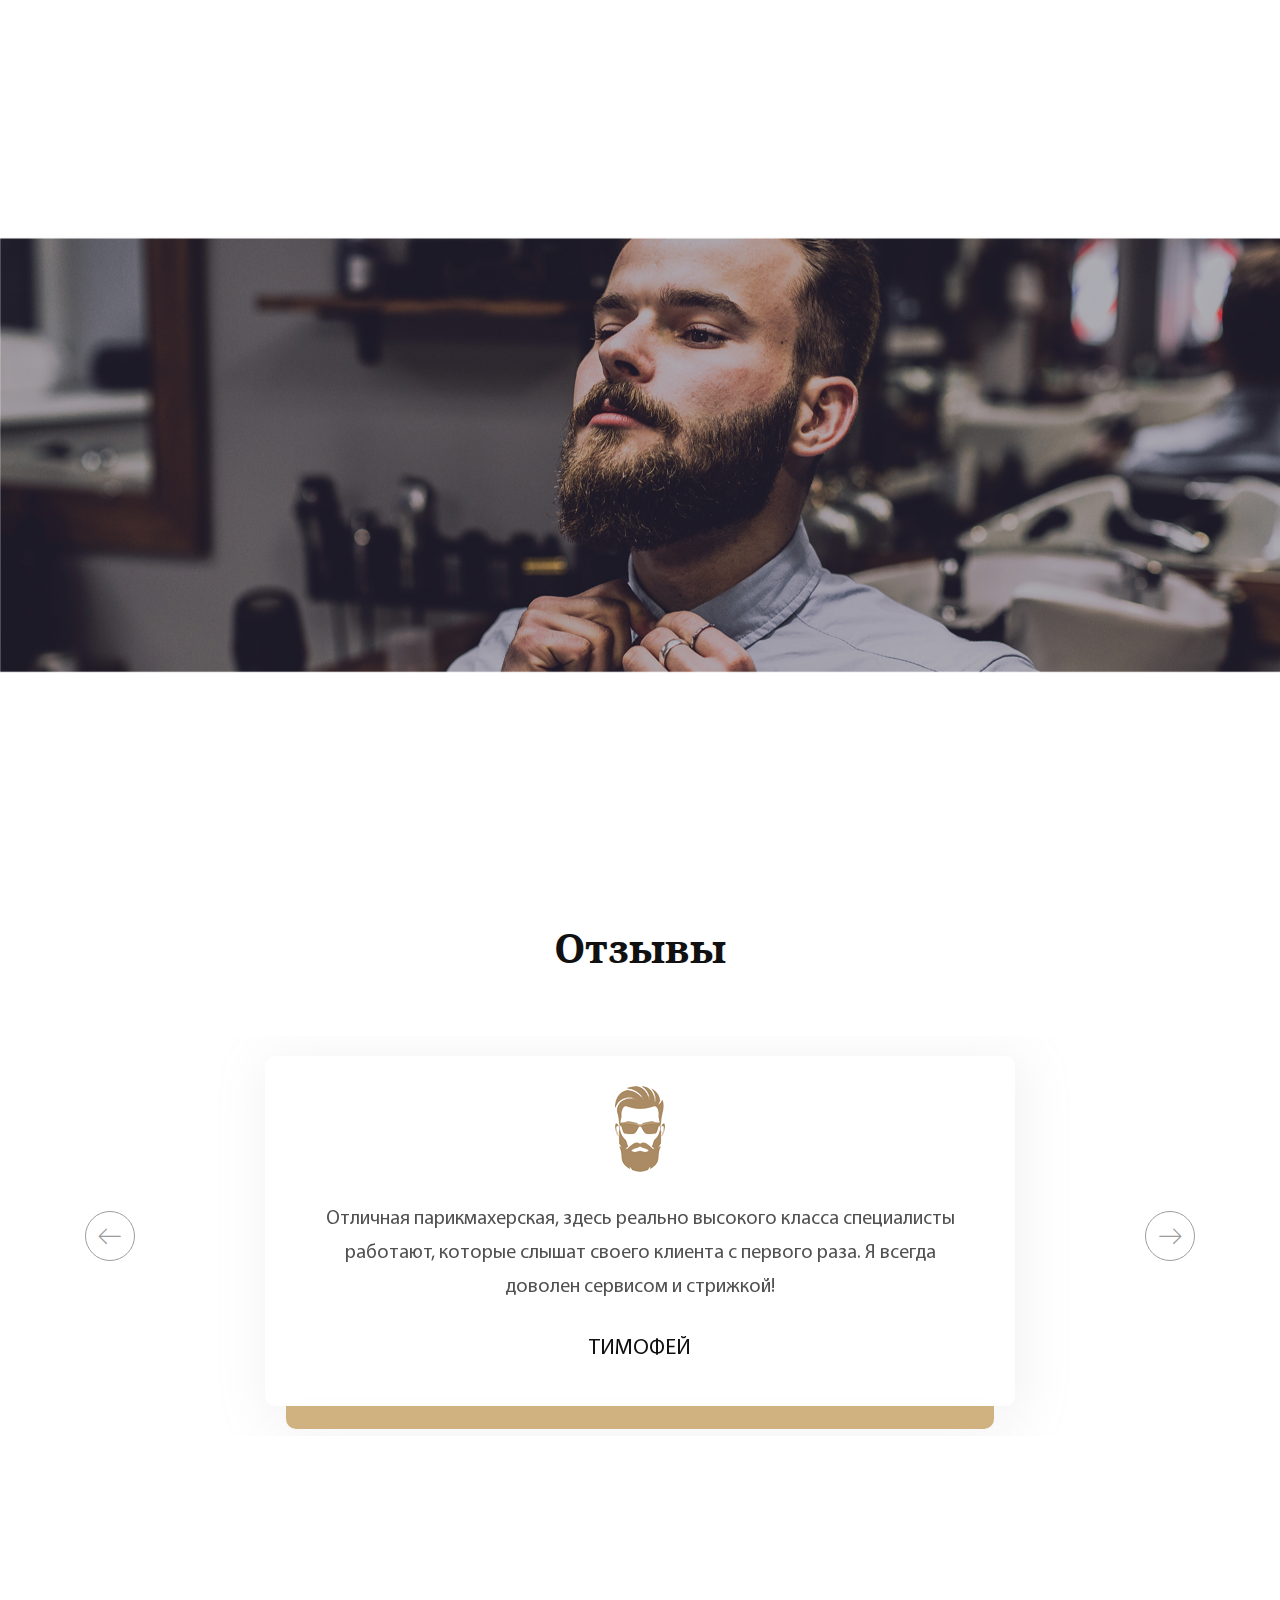
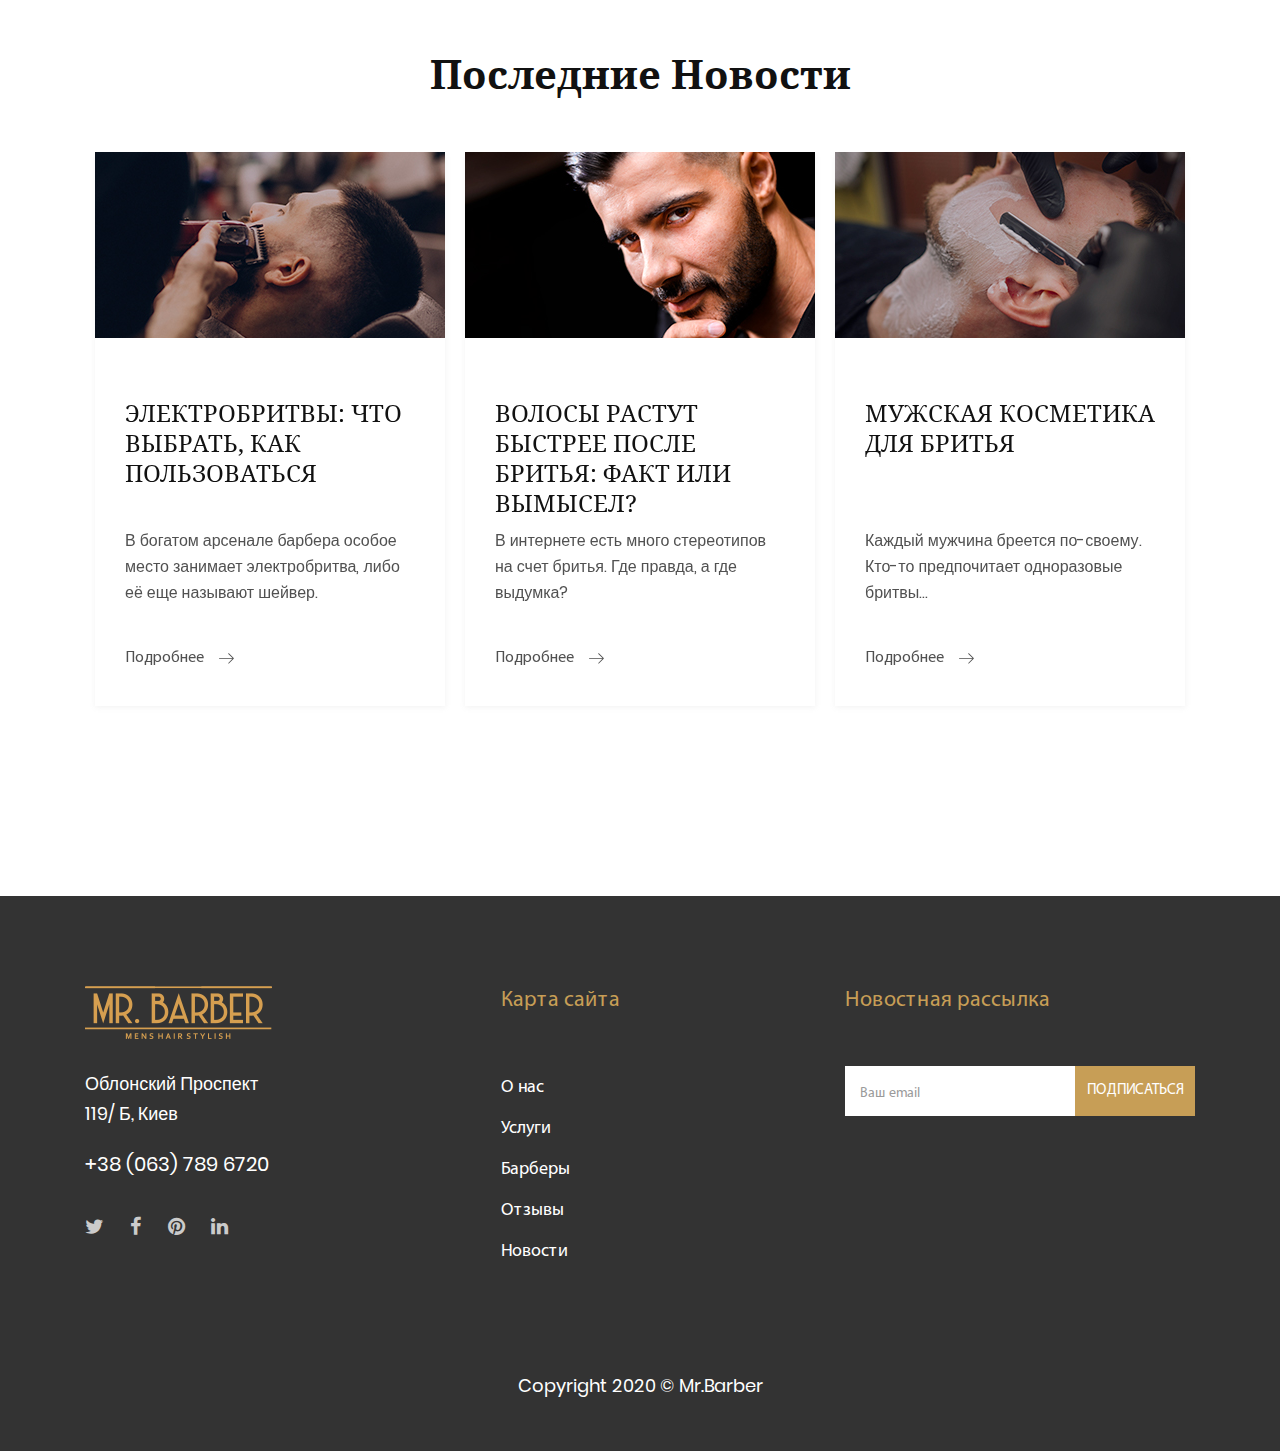
<file: mr.barber/index.html>
<!DOCTYPE html>
<html lang="ru">

<head>
  <meta charset="UTF-8">
  <meta name="viewport" content="width=device-width, initial-scale=1.0">
  <meta http-equiv="X-UA-Compatile" content="ie=edge">
  <title>Mr.Barber</title>
  <link href="https://fonts.googleapis.com/css2?family=Noto+Serif:wght@400;700&family=Poppins&display=swap"
    rel="stylesheet">
  <link rel="shortcut icon" href="images/favicon.ico">
  <link rel="stylesheet" href="css/libs.min.css">
  <link rel="stylesheet" href="css/style.min.css">
</head>

<body>

  <header class="header">
    <div class="container">
      <nav class="header__nav">
        <div class="burger">
          <span class="burger__line burger__line--first"></span>
          <span class="burger__line burger__line--second"></span>
          <span class="burger__line burger__line--third"></span>
          <span class="burger__line burger__line--fourth"></span>
        </div>
        <ul class="header__menu">
          <li class="header__item">
            <a class="header__menu-link" href="#home">
              Главная
            </a>
          </li>
          <li class="header__item">
            <a class="header__menu-link" href="#about">
              О нас
            </a>
          </li>
          <li class="header__item">
            <a class="header__menu-link" href="#services">
              Услуги
            </a>
          </li>
          <li class="header__item">
            <a class="header__menu-link" href="#barbers">
              Барберы
            </a>
          </li>
          <li class="header__item">
            <a class="header__menu-link header__menu-link--lookbook" href="#look-book">
              Лукбук
            </a>
          </li>
          <li class="header__item">
            <a class="header__menu-link" href="#testimonials">
              Отзывы
            </a>
          </li>
          <li class="header__item">
            <a class="header__menu-link" href="#news">
              Новости
            </a>
          </li>
          <li class="header__item">
            <a class="header__menu-link" href="#footer">
              Контакты
            </a>
          </li>
        </ul>

      </nav>
    </div>
  </header>

  <main>
    <section class="home" id="home">

      <div class="container">
        <div class="home__inner">

          <a class="home__logo" href="#">
            <img src="images/logo.png" alt="логотип">
          </a>
          <h1 class="home__title">
            Мы знаем ваш стиль лучше
          </h1>
          <p class="home__text">
            Территория барбершопа "Mr.Barber" создана исключительно для мужчин, которые
            ценят высокое качество, время и безупречный стиль.
          </p>
          <a class="button" href="tel:+380637896720">
            Записаться
          </a>
        </div>
      </div>
    </section>




    <section class="about" id="about">

      <div class="container">
        <div class="about__inner">

          <div class="about__descr">
            <h2 class="about__title title-h2">
              О нас
            </h2>
            <p class="about__text">
              Спектр наших услуг включает в себя множество методов и процедур: от бритья опасной бритвой и создания
              стильной прически до коррекции бороды и груминга бровей. Позаботься о своей прическе, наслаждаясь
              свежеприготовленным кофе и хорошей музыкой.
            </p>
            <a class="about__btn" data-fancybox data-src="#modal" href="javascript:;">
              Подробнее
            </a>

            <div id="modal" class="about__popup">
              <a class="about__logo" href="#">
                <img src="images/footer-logo.png" alt="логотип">
              </a>
              <p>
                У нас работают барберы высокой квалификации, и в отличие от других барбершопов, это не только парни, а
                также приветливые симпатичные девушки, и они по-настоящему любят свое дело.
              </p>
              <p>
                Мы — большая дружная компания.
              </p>
              <p>
                Стрижку мы подберем для Вас действительно уникальную — с учетом особенностей Вашей внешности, Вашего
                стиля, образа жизни и даже настроения. А Ваша любимая борода и усы приобретут идеальную форму.
              </p>
              <p>
                Чашечка
                ароматного кофе или хорошего чая — обязательно! Отличная музыка и стильный интерьер дадут
                возможность полностью погрузиться в олдскульную атмосферу тех времен, когда барбершопы были особенным
                местом для людей, культивирующих стиль, ухоженность, лучшие традиции и мастерство во всем: от
                виртуозного
                обращения с бритвой до великолепной техники стрижек и укладок. Мужская парикмахерская в центре города.
              </p>
              <p>Если у Вас появились вопросы или предложения – свяжитесь с нами:</p>
              <div class="about__contacts">
                <a class="about__mail" href="mailto:info@mrbarber.com.ua">info@mrbarber.com.ua.</a>
                <a class="about__phone" href="tel:+380637896720">+38 (063) 789 6720</a>
              </div>
            </div>

          </div>

          <img class="about__img1" src="images/content/about-img1.jpg" alt="картинка">
          <div class="about__img-box">
            <img class="about__img2" src="images/content/about-img2.jpg" alt="картинка">
            <img class="about__img3" src="images/content/about-img3.jpg" alt="картинка">
          </div>

        </div>
      </div>
    </section>

    <section class="services" id="services">

      <div class="container">
        <div class="services__inner">
          <h2 class="services__title title-h2">
            Наши Услуги
          </h2>
          <ul class="services__box">

            <li class="services__item">
              <div class="services__ico-box">
                <div class="services__ico services__ico--1"></div>
              </div>
              <div class="services__item-title">
                Стрижка Волос
              </div>

              <ul class="services__item--hover">
                <li class="services__item-serv">Стрижка головы <span class="services__item-price">200 грн</span></li>
                <li class="services__item-serv">Стрижка под машинку <span class="services__item-price">150 грн</span>
                </li>
                <li class="services__item-serv">Удлиненная(Стрижка ножницами) <span class="services__item-price">350
                    грн</span></li>
              </ul>

            </li>

            <li class="services__item">
              <div class="services__ico-box">
                <div class="services__ico services__ico--2"></div>
              </div>
              <div class="services__item-title">
                Бритьё
              </div>

              <ul class="services__item--hover">
                <li class="services__item-serv">Королевское бритьё <span class="services__item-price">200 грн</span>
                </li>
                <li class="services__item-serv">Бритье опасной бритвой <span class="services__item-price">200 грн</span>
                </li>
              </ul>

            </li>

            <li class="services__item">
              <div class="services__ico-box">
                <div class="services__ico services__ico--3"></div>
              </div>
              <div class="services__item-title">
                Укладка
              </div>

              <ul class="services__item--hover">
                <li class="services__item-serv">Укладка <span class="services__item-price">50 грн</span></li>
                <li class="services__item-serv">Hair tattoo(рисунок к стрижке) <span
                    class="services__item-price">100-500 грн</span></li>
              </ul>

            </li>

            <li class="services__item">
              <div class="services__ico-box">
                <div class="services__ico services__ico--4"></div>
              </div>
              <div class="services__item-title">
                Стрижка Бороды
              </div>

              <ul class="services__item--hover">
                <li class="services__item-serv">Коррекция бороды <span class="services__item-price">100 грн</span></li>
                <li class="services__item-serv">Стрижка + коррекция бороды <span class="services__item-price">300
                    грн</span></li>
                <li class="services__item-serv">Стрижка + бритьё <span class="services__item-price">200 грн</span></li>
              </ul>

            </li>

            <li class="services__item">
              <div class="services__ico-box">
                <div class="services__ico services__ico--5"></div>
              </div>
              <div class="services__item-title">
                Стилистика
              </div>

              <ul class="services__item--hover">
                <li class="services__item-serv">Камуфлирование головы <span class="services__item-price">220 грн</span>
                </li>
                <li class="services__item-serv">Камуфлирование бороды <span class="services__item-price">180 грн</span>
                </li>
                <li class="services__item-serv">Укладка <span class="services__item-price">100 грн</span></li>
              </ul>

            </li>

            <li class="services__item">
              <div class="services__ico-box">
                <div class="services__ico services__ico--6"></div>
              </div>
              <div class="services__item-title">
                Маникюр
              </div>

              <ul class="services__item--hover">
                <li class="services__item-serv">Королевский маникюр(маникюр во время стрижки) <span
                    class="services__item-price">600 грн</span></li>
                <li class="services__item-serv">Экспресс маникюр <span class="services__item-price">250 грн</span></li>
                <li class="services__item-serv">Маникюр классический (обрезной) <span class="services__item-price">400
                    грн</span></li>
                <li class="services__item-serv">Маникюр аппаратный <span class="services__item-price">500 грн</span>
                </li>
              </ul>

            </li>

          </ul>
        </div>
      </div>
    </section>


    <section class="barbers" id="barbers">

      <div class="container">
        <div class="barbers__inner">
          <h2 class="title-h2 barbers__title">
            Наши Барберы
          </h2>
          <ul class="barbers__box">
            <li class="barbers__item">
              <img class="barbers__img" src="images/content/barbers-img1.jpg" alt="фото">
              <div class="barbers__info">
                Александр
                <div class="barbers__social">
                  <a class="barbers__social-ico icon-twitter" href="#"></a>
                  <a class="barbers__social-ico icon-facebook" href="#"></a>
                  <a class="barbers__social-ico icon-pinterest" href="#"></a>
                  <a class="barbers__social-ico icon-linkedin" href="#"></a>
                </div>
              </div>
            </li>
            <li class="barbers__item">
              <img class="barbers__img" src="images/content/barbers-img2.jpg" alt="фото">
              <div class="barbers__info">
                Михаил
                <div class="barbers__social">
                  <a class="barbers__social-ico icon-twitter" href="#"></a>
                  <a class="barbers__social-ico icon-facebook" href="#"></a>
                  <a class="barbers__social-ico icon-pinterest" href="#"></a>
                  <a class="barbers__social-ico icon-linkedin" href="#"></a>
                </div>
              </div>
            </li>
            <li class="barbers__item">
              <img class="barbers__img" src="images/content/barbers-img3.jpg" alt="фото">
              <div class="barbers__info">
                Даниэль
                <div class="barbers__social">
                  <a class="barbers__social-ico icon-twitter" href="#"></a>
                  <a class="barbers__social-ico icon-facebook" href="#"></a>
                  <a class="barbers__social-ico icon-pinterest" href="#"></a>
                  <a class="barbers__social-ico icon-linkedin" href="#"></a>
                </div>
              </div>
            </li>
            <li class="barbers__item">
              <img class="barbers__img" src="images/content/barbers-img4.jpg" alt="фото">
              <div class="barbers__info">
                Николай
                <div class="barbers__social">
                  <a class="barbers__social-ico icon-twitter" href="#"></a>
                  <a class="barbers__social-ico icon-facebook" href="#"></a>
                  <a class="barbers__social-ico icon-pinterest" href="#"></a>
                  <a class="barbers__social-ico icon-linkedin" href="#"></a>
                </div>
              </div>
            </li>
          </ul>
        </div>
      </div>
    </section>

    <section class="look-book" id="look-book">

      <div class="look-book__slider">
        <div class="look-book__inner">
          <div class="look-book__img" style="background-image: url(images/lookbook-img1.jpg);"></div>
          <div class="look-book__img" style="background-image: url(images/lookbook-img2.jpg);"></div>
          <div class="look-book__img" style="background-image: url(images/lookbook-img3.jpg);"></div>
          <div class="look-book__img" style="background-image: url(images/lookbook-img4.jpg);"></div>
        </div>
      </div>
    </section>

    <div class="testimonials" id="testimonials">

      <div class="container">
        <div class="testimonials__inner">
          <h2 class="title-h2 testimonials__title">
            Отзывы
          </h2>

          <div class="testimonials__slider">
            <div class="testimonials__slider-inner">

              <div class="testimonials__item" href="#">
                <div class="testimonials__img"></div>
                <p class="testimonials__text">
                  Отличная парикмахерская, здесь реально высокого класса специалисты работают, которые слышат своего
                  клиента с первого раза. Я всегда доволен сервисом и стрижкой!
                </p>
                <p class="testimonials__name">
                  Тимофей
                </p>
              </div>

              <div class="testimonials__item" href="#">
                <div class="testimonials__img"></div>
                <p class="testimonials__text">
                  Первый опыт прошел безболезненно И успешно!
                </p>
                <p class="testimonials__name">
                  Константин
                </p>
              </div>

              <div class="testimonials__item" href="#">
                <div class="testimonials__img"></div>
                <p class="testimonials__text">
                  Отличная ламповая атмосфера с музыкой и всяческами плюшками, приятные и общительные барберы, которые
                  сами получают кайф от работы, что очень важно!) В общем, качество и сервис на уровне, всем рекомендую!
                </p>
                <p class="testimonials__name">
                  Даниил Мусин
                </p>
              </div>

              <div class="testimonials__item" href="#">
                <div class="testimonials__img"></div>
                <p class="testimonials__text">
                  Всё понравилось, очень комфортное место с приятным персоналом и печенюшками) Гриша молодец, очень
                  вежливый и знающий свое дело барбер, привел бороду в порядок) Обязательно приду ещё!
                </p>
                <p class="testimonials__name">
                  Макс Гареев
                </p>
              </div>

            </div>
          </div>

        </div>
      </div>
    </div>

    <section class="news" id="news">

      <div class="container">
        <div class="news__inner">
          <h2 class="title-h2 news__title">
            Последние Новости
          </h2>

          <div class="news__slider">
            <div class="news__slider-inner">

              <article class="news__item">
                <a class="news__item-img" href="#">
                  <img class="news__img" src="images/content/news-img1.jpg" alt="картинка">
                </a>
                <div class="news__descr">
                  <h3 class="news__ttl">
                    Электробритвы: что выбрать, как пользоваться
                  </h3>
                  <p class="news__txt">
                    В богатом арсенале барбера особое место занимает электробритва, либо её еще называют шейвер.
                  </p>
                  <a class="about__btn news__btn" href="#">
                    Подробнее
                  </a>
                </div>
              </article>

              <article class="news__item">
                <a class="news__item-img" href="#">
                  <img class="news__img" src="images/content/news-img2.jpg" alt="картинка">
                </a>
                <div class="news__descr">
                  <h3 class="news__ttl">
                    Волосы растут быстрее после бритья: факт или вымысел?
                  </h3>
                  <p class="news__txt">
                    В интернете есть много стереотипов на счет бритья. Где правда, а где выдумка?
                  </p>
                  <a class="about__btn news__btn" href="#">
                    Подробнее
                  </a>
                </div>
              </article>

              <article class="news__item">
                <a class="news__item-img" href="#">
                  <img class="news__img" src="images/content/news-img3.jpg" alt="картинка">
                </a>
                <div class="news__descr">
                  <h3 class="news__ttl">
                    Мужская косметика для бритья
                  </h3>
                  <p class="news__txt">
                    Каждый мужчина бреется по-своему. Кто-то предпочитает одноразовые бритвы...
                  </p>
                  <a class="about__btn news__btn" href="#">
                    Подробнее
                  </a>
                </div>
              </article>

              <article class="news__item">
                <a class="news__item-img" href="#">
                  <img class="news__img" src="images/content/news-img4.jpg" alt="картинка">
                </a>
                <div class="news__descr">
                  <h3 class="news__ttl">
                    Электробритвы: что выбрать, как пользоваться
                  </h3>
                  <p class="news__txt">
                    В богатом арсенале барбера особое место занимает электробритва, либо её еще называют шейвер.
                  </p>
                  <a class="about__btn news__btn" href="#">
                    Подробнее
                  </a>
                </div>
              </article>

              <article class="news__item">
                <a class="news__item-img" href="#">
                  <img class="news__img" src="images/content/news-img5.jpg" alt="картинка">
                </a>
                <div class="news__descr">
                  <h3 class="news__ttl">
                    Волосы растут быстрее после бритья: факт или вымысел?
                  </h3>
                  <p class="news__txt">
                    В интернете есть много стереотипов на счет бритья. Где правда, а где выдумка?
                  </p>
                  <a class="about__btn news__btn" href="#">
                    Подробнее
                  </a>
                </div>
              </article>

              <article class="news__item">
                <a class="news__item-img" href="#">
                  <img class="news__img" src="images/content/news-img6.jpg" alt="картинка">
                </a>
                <div class="news__descr">
                  <h3 class="news__ttl">
                    Мужская косметика для бритья
                  </h3>
                  <p class="news__txt">
                    Каждый мужчина бреется по-своему. Кто-то предпочитает одноразовые бритвы...
                  </p>
                  <a class="about__btn news__btn" href="#">
                    Подробнее
                  </a>
                </div>
              </article>

            </div>
          </div>
        </div>
      </div>
    </section>

  </main>

  <footer class="footer" id="footer">

    <div class="container">
      <div class="footer__inner">
        <div class="footer__info">

          <div class="footer__contacts">
            <a class="footer__logo" href="#home">
              <img src="images/footer-logo.png" alt="логотип">
            </a>
            <a class="footer__adress" href="https://goo.gl/maps/mMbGLXCqBVFtCt8L6" target="_blank">
              Облонский Проспект 119/ Б, Киев
            </a>
            <a class="footer__phone" href="tel:+380637896720">
              +38 (063) 789 6720
            </a>

            <div class="footer__social">
              <a class="footer__social-ico icon-twitter" href="#"></a>
              <a class="footer__social-ico icon-facebook" href="#"></a>
              <a class="footer__social-ico icon-pinterest" href="#"></a>
              <a class="footer__social-ico icon-linkedin" href="#"></a>
            </div>
          </div>

          <div class="footer__menu">
            <div class="footer__title">
              Карта сайта
            </div>
            <ul class="footer__list">
              <li class="footer__item"><a class="footer__link" href="#about">
                  О нас
                </a></li>
              <li class="footer__item"><a class="footer__link" href="#services">
                  Услуги
                </a></li>
              <li class="footer__item"><a class="footer__link" href="#barbers">
                  Барберы
                </a></li>
              <li class="footer__item"><a class="footer__link" href="#testimonials">
                  Отзывы
                </a></li>
              <li class="footer__item"><a class="footer__link" href="#news">
                  Новости
                </a></li>
            </ul>
          </div>

          <div class="footer__mailing">
            <div class="footer__title">
              Новостная рассылка
            </div>
            <form class="footer__form">
              <input class="footer__mail" type="email" placeholder="Ваш email" required>
              <button class="footer__btn" type="submit">подписаться</button>
            </form>
          </div>
        </div>
        <div class="footer__copy">
          Copyright 2020 © Mr.Barber
        </div>
      </div>
    </div>
  </footer>




  <script src="https://ajax.googleapis.com/ajax/libs/jquery/3.5.1/jquery.min.js"></script>
  <script src="js/libs.min.js"></script>
  <script src="js/main.js"></script>
</body>

</html>
</file>
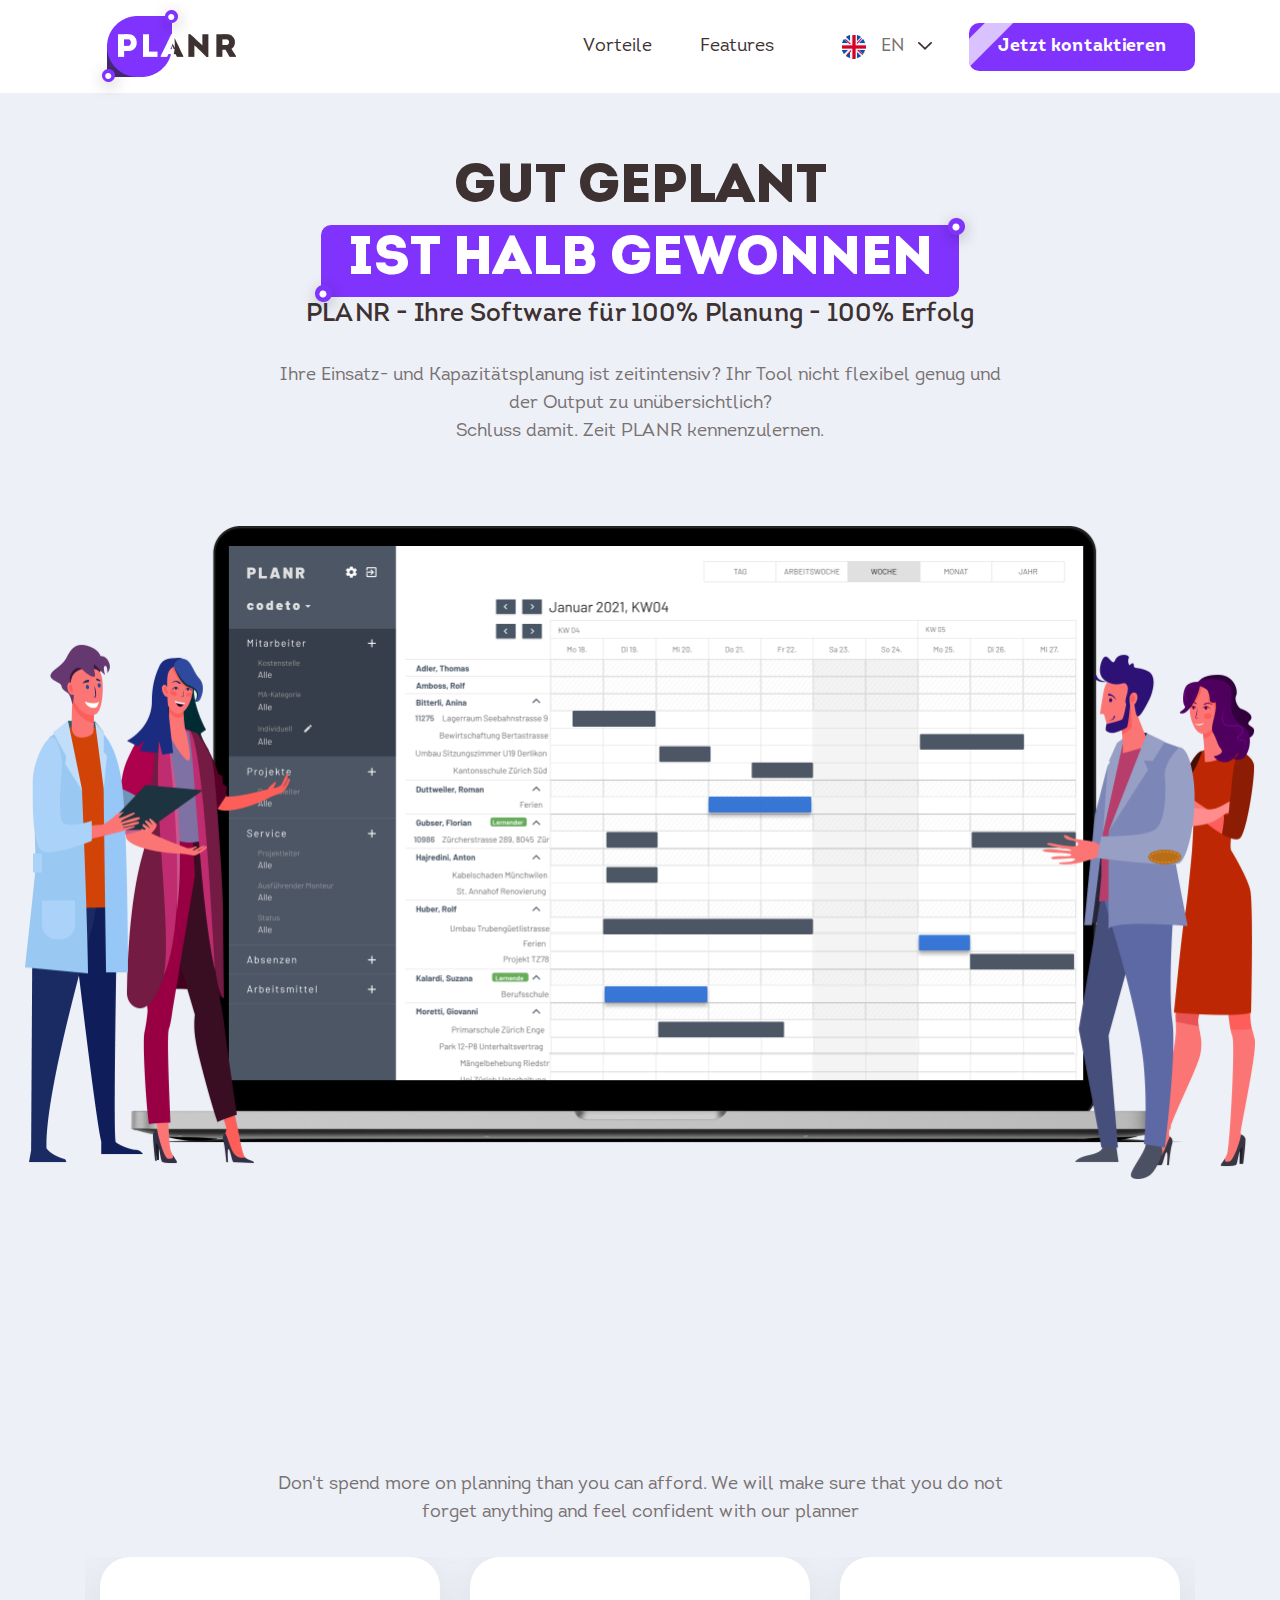
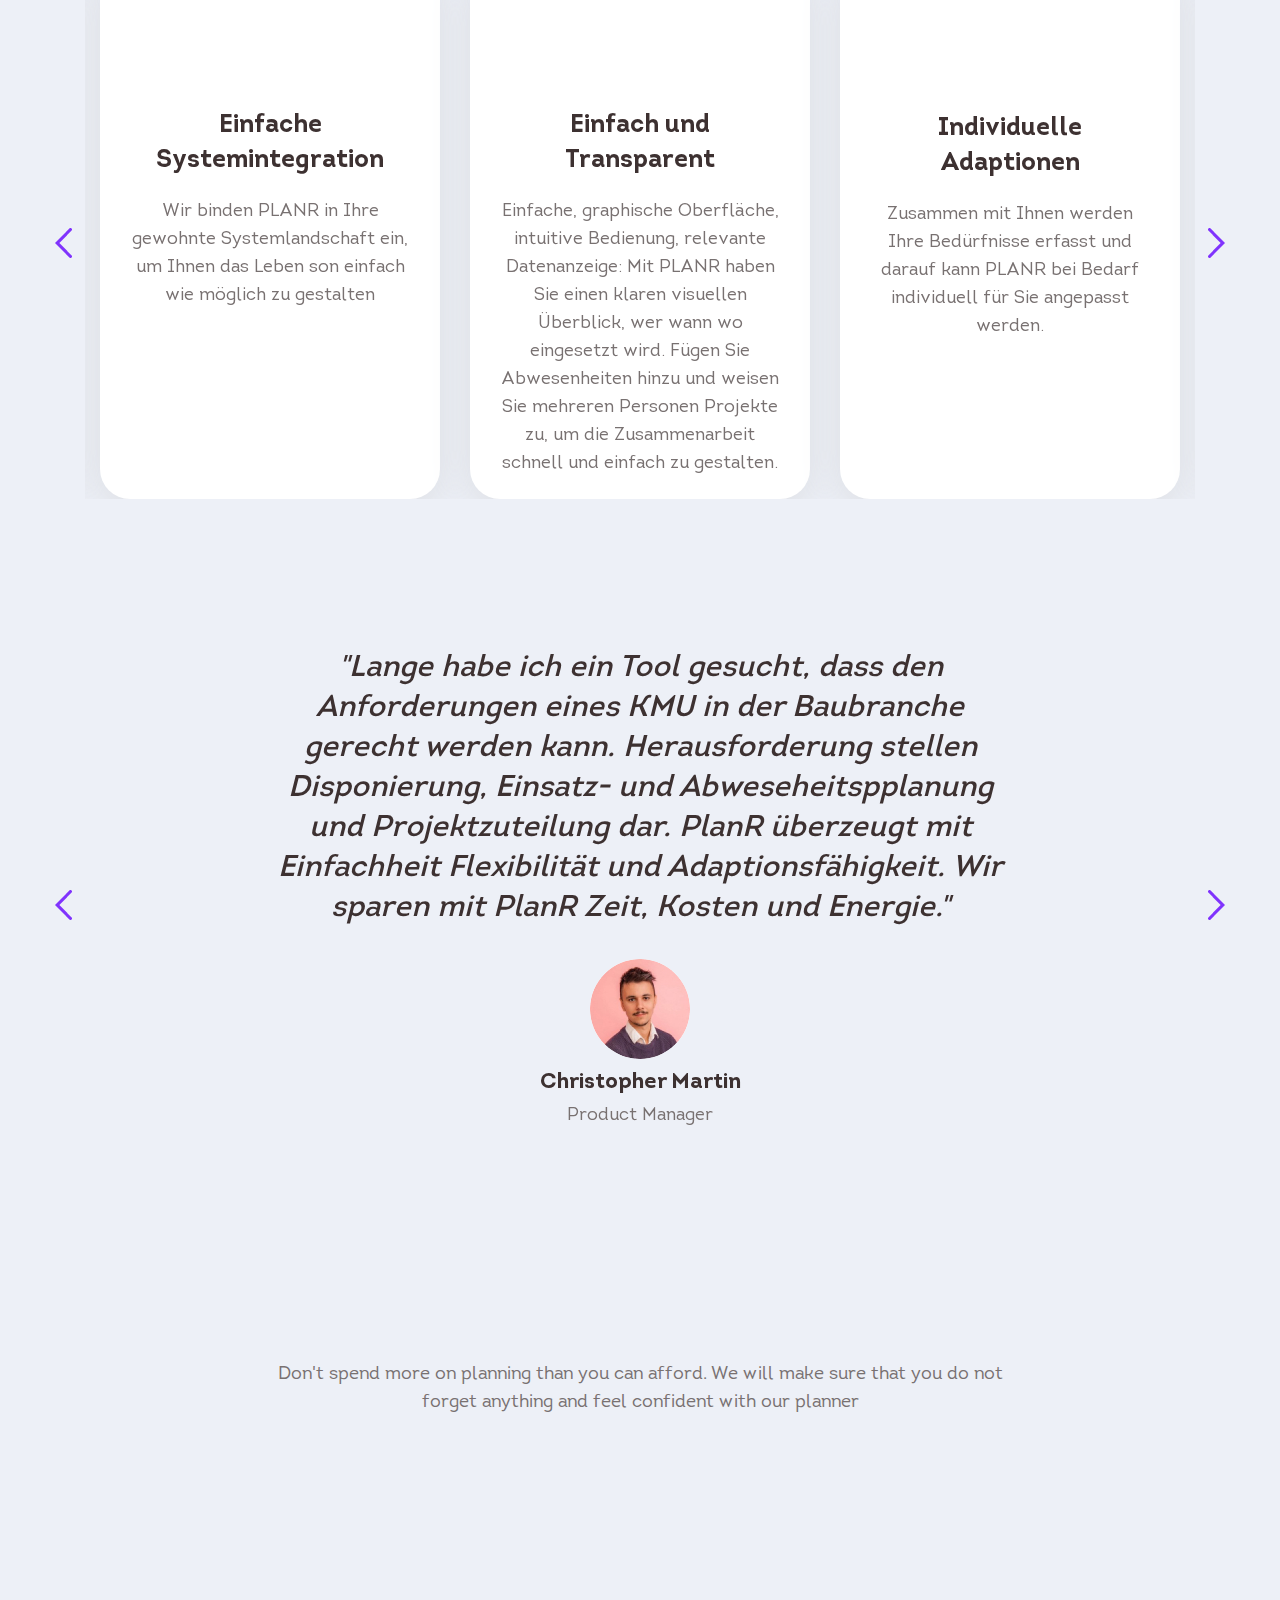
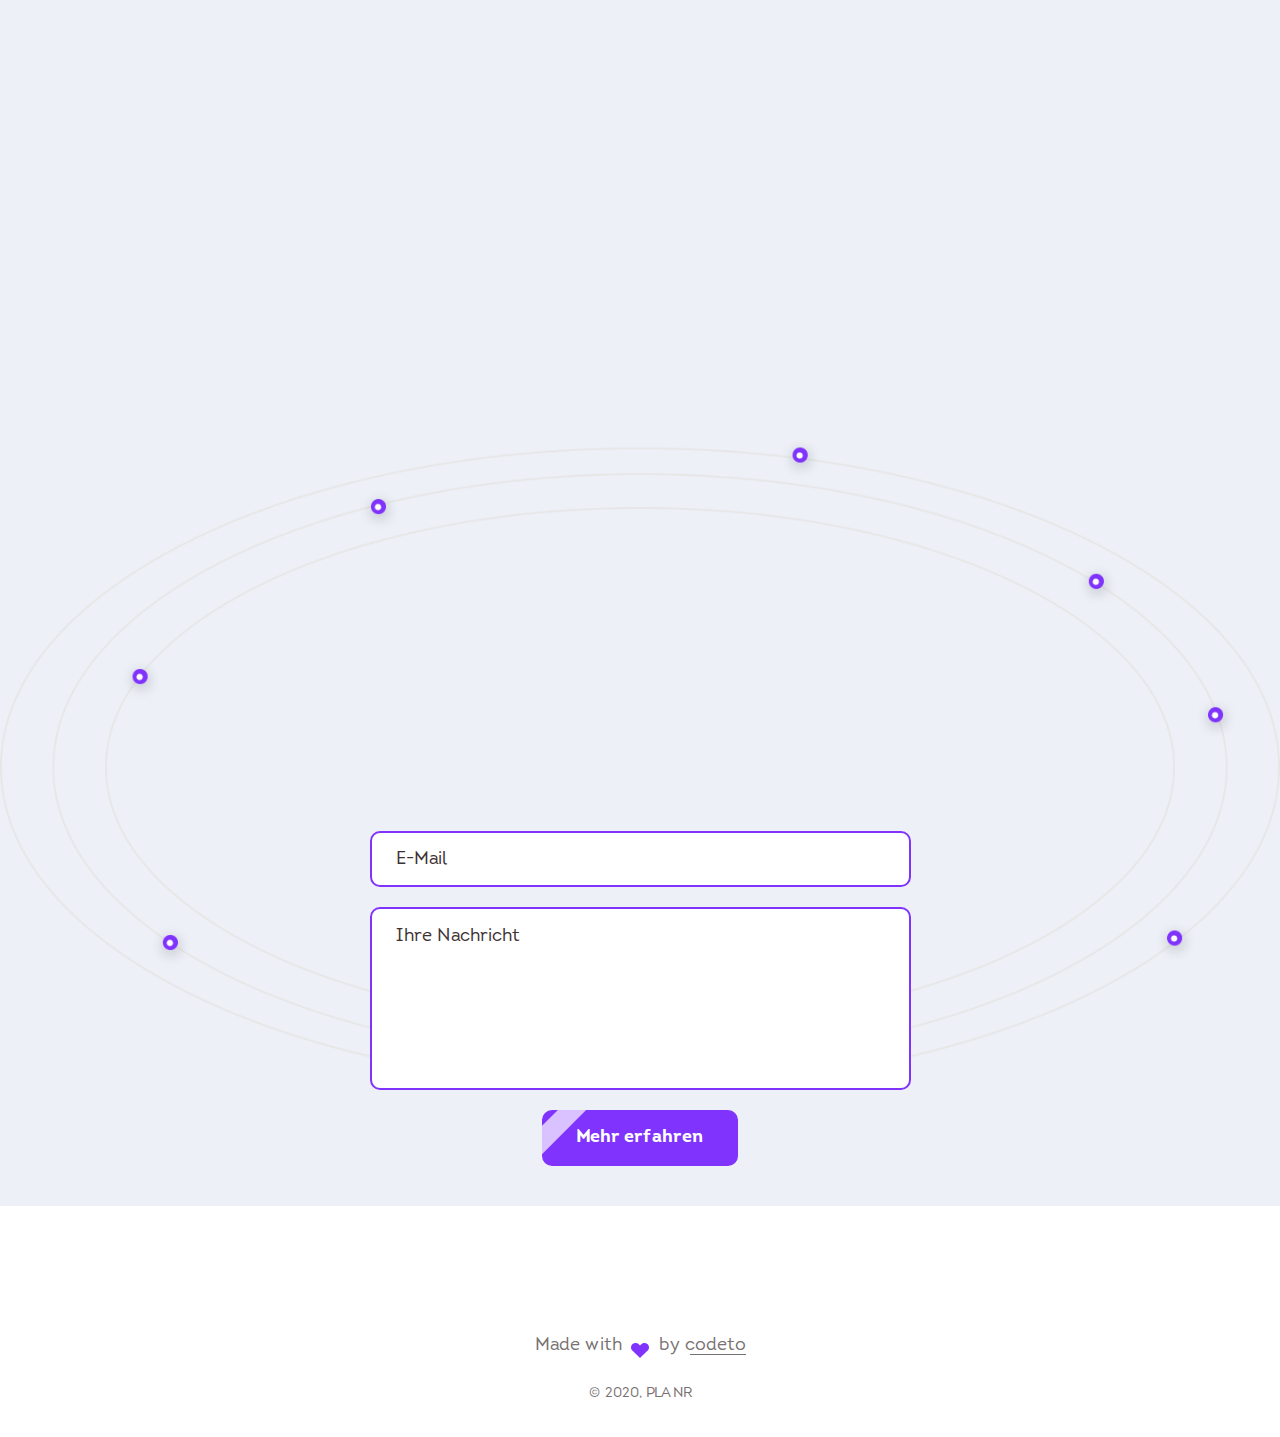
<file: planr/index.html>
<!DOCTYPE html>
<html lang="de">

<head>
	<meta charset="UTF-8">
	<title>Planr</title>
	<meta name="viewport" content="width=device-width, initial-scale=1, shrink-to-fit=no">
	<link rel="shortcut icon" href="images/favicon.ico">
	<link rel="stylesheet" href="https://cdnjs.cloudflare.com/ajax/libs/animate.css/4.1.1/animate.min.css" />
	<link rel="stylesheet" href="css/reset.css">
	<link rel="stylesheet" href="css/slick.css">
	<link rel="stylesheet" href="css/style.css">


</head>

<body>
	<header class="header">
		<div class="container">

			<div class="header__top">
				<div class="logo wow animate__animated animate__pulse animate__repeat-3	3">
					<a href="#">
						<img src="images/LOGO.png" alt="">
					</a>
				</div>

				<nav class="menu">
					<ul class="menu__list">
						<li class="menu__item"><a href="#">Vorteile</a></li>
						<li class="menu__item"><a href="#">Features</a></li>
						<li class="menu__item">

							<div class="wrapper">
								<div class="select_wrap">
									<ul class="default_option">
										<li>
											<div class="option en">
												<div class="icon"></div>
												<p>en</p>
											</div>
										</li>
									</ul>
									<ul class="select_ul">
										<li>
											<div class="option en">
												<div class="icon"></div>
												<p>en</p>
											</div>
										</li>
										<li>
											<div class="option de">
												<div class="icon"></div>
												<p>de</p>
											</div>
										</li>
									</ul>
								</div>

							</div>

						</li>
					</ul>
				</nav>

				<button class="header-btn">
					Jetzt kontaktieren
				</button>
			</div>

		</div>
	</header>

	<main>
		<section class="about">
			<div class="about__container">
				<h1 class="title animate__animated animate__fadeInDown">Gut geplant</h1>
				<h2 class="subtitle animate__animated animate__fadeInDown animate__delay-1s">ist halb gewonnen</h2>
				<h3>PLANR - Ihre Software für 100% Planung - 100% Erfolg</h3>
				<p>Ihre Einsatz- und Kapazitätsplanung ist zeitintensiv? Ihr Tool nicht flexibel genug und <br> der Output zu
					unübersichtlich?<br> Schluss damit. Zeit PLANR kennenzulernen.</p>
				<div class="about__banner wow animate__animated animate__pulse animate__repeat-3	3">
					<img src="images/about-banner.png" alt="">
				</div>
			</div>
		</section>

		<section class="advanteges">
			<div class="container">
				<div class="advanteges__title title wow animate__animated animate__fadeInDown">Die Vorteile von PLANR</div>
				<div class="advanteges__text">Don't spend more on planning than you can afford. We will make sure that you do
					not <br> forget anything and feel confident with our planner</div>

				<div class="advanteges__slider">

					<div class="advanteges__slider-item">
						<div
							class="advanteges__slider-ico advanteges__slider-ico--1 wow animate__animated animate__pulse animate__infinite	infinite">
						</div>
						<div class="advanteges__slider-ttl">
							Einfache Systemintegration
						</div>
						<div class="advanteges__slider-txt">
							Wir binden PLANR in Ihre gewohnte Systemlandschaft ein, um Ihnen das Leben son einfach wie möglich zu
							gestalten
						</div>
					</div>

					<div class="advanteges__slider-item">
						<div
							class="advanteges__slider-ico advanteges__slider-ico--2 wow animate__animated animate__pulse animate__infinite	infinite">
						</div>
						<div class="advanteges__slider-ttl">
							Einfach und Transparent
						</div>
						<div class="advanteges__slider-txt">
							Einfache, graphische Oberfläche, intuitive Bedienung, relevante Datenanzeige: Mit PLANR haben Sie einen
							klaren visuellen Überblick, wer wann wo eingesetzt wird. Fügen Sie Abwesenheiten hinzu und weisen Sie
							mehreren Personen Projekte zu, um die Zusammenarbeit schnell und einfach zu gestalten.
						</div>
					</div>

					<div class="advanteges__slider-item">
						<div
							class="advanteges__slider-ico advanteges__slider-ico--3 wow animate__animated animate__pulse animate__infinite	infinite">
						</div>
						<div class="advanteges__slider-ttl">
							Individuelle Adaptionen
						</div>
						<div class="advanteges__slider-txt">
							Zusammen mit Ihnen werden Ihre Bedürfnisse erfasst und darauf kann PLANR bei Bedarf individuell für Sie
							angepasst werden.
						</div>
					</div>

					<div class="advanteges__slider-item">
						<div
							class="advanteges__slider-ico advanteges__slider-ico--4 wow animate__animated animate__pulse animate__infinite	infinite">
						</div>
						<div class="advanteges__slider-ttl">
							Business Intelligence
						</div>
						<div class="advanteges__slider-txt">
							Durch den Einsatz von Business Intelligence kann die Planung längerfristig weitgehend automatisiert
							werden: Es werden Engpässe und freie Kapazitäten angezeigt, so dass Sie frühzeitig optimieren können
						</div>
					</div>

					<div class="advanteges__slider-item">
						<div
							class="advanteges__slider-ico advanteges__slider-ico--5 wow animate__animated animate__pulse animate__infinite	infinite">
						</div>
						<div class="advanteges__slider-ttl">
							Sicherheit und Datenschutz
						</div>
						<div class="advanteges__slider-txt">
							Die Daten, welche wir von Ihrem Unternehmen erhalten, werden selbstverständlich absolut vertraulich
							behandelt. Die Sicherheit der Software garantieren wir mittels der Überprüfung von Experten.
						</div>
					</div>

					<div class="advanteges__slider-item">
						<div
							class="advanteges__slider-ico advanteges__slider-ico--6 wow animate__animated animate__pulse animate__infinite	infinite">
						</div>
						<div class="advanteges__slider-ttl">
							Swiss Made Software
						</div>
						<div class="advanteges__slider-txt">
							PLANR ist ein Produkt von codeto und wurde in der Schweiz entwickelt und unterliegt damit den
							Schweizerischen Datenschutzbestimmungen.
						</div>
					</div>

				</div>
			</div>
		</section>

		<section class="reviews">
			<div class="container">
				<div class="reviews__slider">

					<div class="reviews__slider-item">
						<div class="reviews__slider-txt">
							"Lange habe ich ein Tool gesucht, dass den Anforderungen eines KMU in der Baubranche gerecht werden kann.
							Herausforderung stellen Disponierung, Einsatz- und Abweseheitspplanung und Projektzuteilung dar. PlanR
							überzeugt mit Einfachheit Flexibilität und Adaptionsfähigkeit. Wir sparen mit PlanR Zeit, Kosten und
							Energie."
						</div>
						<div class="reviews__slider-author"></div>
						<div class="reviews__slider-name">Christopher Martin</div>
						<div class="reviews__slider-position">Product Manager</div>
					</div>

					<div class="reviews__slider-item">
						<div class="reviews__slider-txt">
							"Lange habe ich ein Tool gesucht, dass den Anforderungen eines KMU in der Baubranche gerecht werden kann.
							Herausforderung stellen Disponierung, Einsatz- und Abweseheitspplanung und Projektzuteilung dar. PlanR
							überzeugt mit Einfachheit Flexibilität und Adaptionsfähigkeit. Wir sparen mit PlanR Zeit, Kosten und
							Energie."
						</div>
						<div class="reviews__slider-author"></div>
						<div class="reviews__slider-name">Christopher Martin</div>
						<div class="reviews__slider-position">Product Manager</div>
					</div>

					<div class="reviews__slider-item">
						<div class="reviews__slider-txt">
							"Lange habe ich ein Tool gesucht, dass den Anforderungen eines KMU in der Baubranche gerecht werden kann.
							Herausforderung stellen Disponierung, Einsatz- und Abweseheitspplanung und Projektzuteilung dar. PlanR
							überzeugt mit Einfachheit Flexibilität und Adaptionsfähigkeit. Wir sparen mit PlanR Zeit, Kosten und
							Energie."
						</div>
						<div class="reviews__slider-author"></div>
						<div class="reviews__slider-name">Christopher Martin</div>
						<div class="reviews__slider-position">Product Manager</div>
					</div>

				</div>
			</div>
		</section>

		<section class="features">
			<div class="features__title title wow animate__animated animate__fadeInDown">Main Features</div>
			<div class="features__text">Don't spend more on planning than you can afford. We will make sure that you do
				not <br> forget anything and feel confident with our planner</div>
			<div class="features__block">
				<div class="features__img wow animate__animated animate__fadeInLeft">
					<img src="images/features-img.png" alt="">
				</div>
				<div class="features__accordion">
					<div class="accordionWrapper">
						<div class="accordionItem open wow animate__animated animate__fadeInRight">
							<h2 class="accordionItemHeading">Einsatzplanung <span></span></h2>
							<div class="accordionItemContent">
								Die erste Hauptansicht ist nach Mitarbeitern geordnet und zeigt an, wer wann wo eingesetzt wird.
								Erklärung tbd
							</div>
						</div>

						<div class="accordionItem close wow animate__animated animate__fadeInRight " data-wow-delay=" 1s">
							<h2 class="accordionItemHeading">Ressourcenmanagement <span></span></h2>
							<div class="accordionItemContent">
								Die erste Hauptansicht ist nach Mitarbeitern geordnet und zeigt an, wer wann wo eingesetzt wird.
								Erklärung tbd
							</div>
						</div>

						<div class="accordionItem close wow animate__animated animate__fadeInRight " data-wow-delay=" 2s">
							<h2 class="accordionItemHeading">Abwesenheitsplanung <span></span></h2>
							<div class="accordionItemContent">
								Die erste Hauptansicht ist nach Mitarbeitern geordnet und zeigt an, wer wann wo eingesetzt wird.
								Erklärung tbd
							</div>
						</div>
					</div>
				</div>
			</div>
		</section>

		<section class="contact-us">
			<div class="contact-us__title title wow animate__animated animate__fadeInDown">Wie sagt man so schön:</div>
			<div class="contact-us__subtitle contact-us__subtitle--1 subtitle wow animate__animated animate__fadeInLeft">
				Probieren geht</div>
			<div class="contact-us__subtitle contact-us__subtitle--2 subtitle wow animate__animated animate__fadeInRight">über
				Studieren!</div>

			<form class="contact-us__form">
				<input class="contact-us__email" type="email" placeholder="E-Mail">
				<textarea class="contact-us__message" placeholder="Ihre Nachricht"></textarea>
				<button class="contact-us__btn" type="submit">Mehr erfahren</button>
			</form>
		</section>
	</main>

	<footer class="footer">
		<div class="container">
			<div class="footer__inner">
				<div class="logo wow animate__animated animate__pulse animate__infinite	infinite">
					<a href="#">
						<img src="images/LOGO.png" alt="">
					</a>
				</div>
				<div class="footer__txt">
					<span>Made with</span>
					<a href="#">by codeto</a>
				</div>
				<div class="footer__copy">
					© 2020, PLANR
				</div>

			</div>
		</div>
	</footer>


	<script src="js/jquery-3.4.1.min.js"></script>
	<script src="js/slick.min.js"></script>

	<script src="js/main.js"></script>

	<script src="js/wow.min.js"></script>

	<script>
		new WOW().init();
	</script>


</body>

</html>
</file>
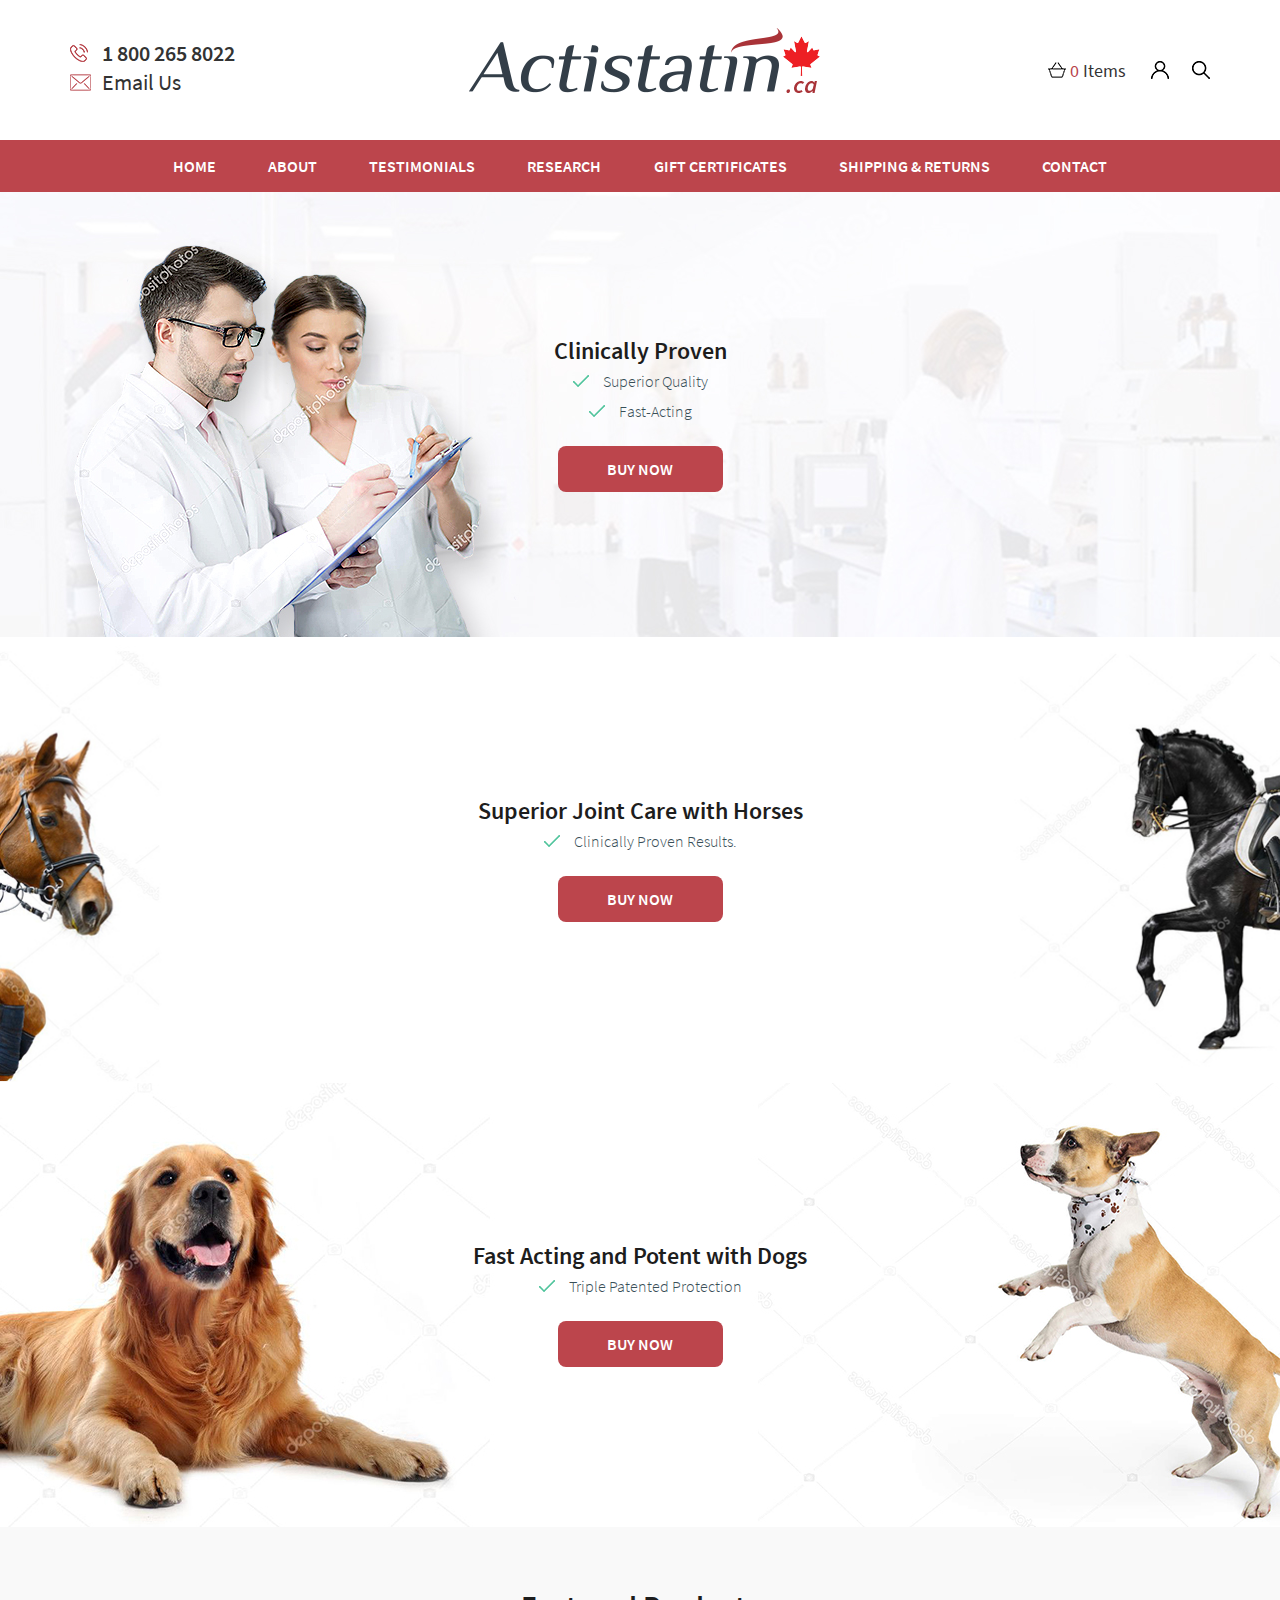
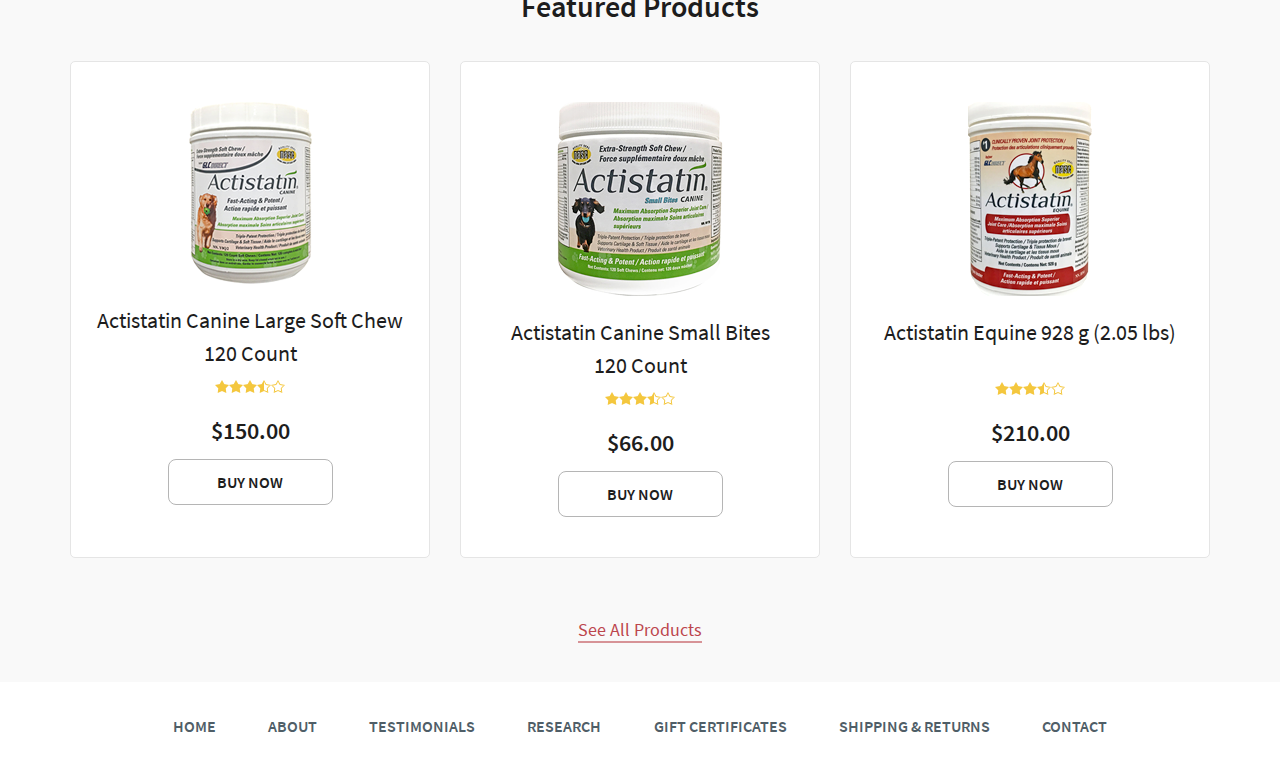
<file: project_1/index.html>
<!DOCTYPE html>
<html lang="en">
<head>
	<meta charset="UTF-8">
	<meta name="viewport" content="width=device-width, initial-scale=1, shrink-to-fit=no">
    <meta http-equiv="X-UA-Compatible" content="ie=edge">
    <title>Actistatin</title>
	<link rel="shortcut icon" href="images/favicon.ico" type="image/x-icon">

	<link href="https://fonts.googleapis.com/css?family=Source+Sans+Pro:200,200i,300,300i,400,400i,600,600i,700,700i,900,900i&display=swap" rel="stylesheet">

	<link rel="stylesheet" href="css/bootstrap.min.css">
	
	<link rel="stylesheet" href="css/font.css">
	


	<link rel="stylesheet" href="css/style.css">

</head>
<body>
	<header class="header">
		<div class="container">
			<div class="row justify-content-between">
				<div class="col-12 col-sm-6 col-lg-3 order-2 order-lg-1">
					<div class="connect">
						<div class="phone">
							<a href="#">
								1 800 265 8022
							</a>
						</div>
						<div class="email">
							<a href="#">
								Email Us
							</a>
						</div>
					</div>
					
				</div>
				<div class=" col-12 col-lg-4 order-1">
					<div class="logo">
						<a href="#">
							<img src="images/Logo.png" alt="Logo">
						</a>
					</div>
				</div>
				<div class="col-12 col-sm-6 col-lg-3 order-3 ">
					<div class="header_nav">
						<a href="#" class="basket">
							
							<span>0</span> Items
						</a>
						<a href="#" class="user">
							
						</a>
						<a href="#" class="search">
							
						</a>
					</div>
					
				</div>
			</div>
			
		</div>
	</header>

	<section class="navigation">
		<div class="container">
			<div class="row">
				<div class="col-12 col-lg-10 m-auto">
					<nav>
						<ul class="nav d-flex justify-content-between">
							<li class="nav__item">
								<a href="#">
									Home
								</a>
							</li>
							<li class="nav__item">
								<a href="#">
									About
								</a>
							</li>
							<li class="nav__item">
								<a href="#">
									Testimonials
								</a>
							</li>
							<li class="nav__item">
								<a href="#">
									Research
								</a>
							</li>
							<li class="nav__item">
								<a href="#">
									Gift Certificates
								</a>
							</li>
							<li class="nav__item">
								<a href="#">
									Shipping & Returns
								</a>
							</li>
							<li class="nav__item">
								<a href="#">
									Contact
								</a>
							</li>
						</ul>
					</nav>
				</div>
			</div>

		</div>
	</section>



<!-- START MOBILE_NAVIGATION -->
	<section class="navigation__mobile"_>
		<div class="container">
			<div class="row">
				<div class="col-12 m-auto">
					<nav>
						<div class="mob__menu" data-toggle="collapse" data-target="#hide">
							menu
						</div>
						<div class="collapse" id="hide">
							<ul class="nav flex-column">
								<li class="nav__item">
									<a href="#">
										Home
									</a>
								</li>
								<li class="nav__item">
									<a href="#">
										About
									</a>
								</li>
								<li class="nav__item">
									<a href="#">
										Testimonials
									</a>
								</li>
								<li class="nav__item">
									<a href="#">
										Research
									</a>
								</li>
								<li class="nav__item">
									<a href="#">
										Gift Certificates
									</a>
								</li>
								<li class="nav__item">
									<a href="#">
										Shipping & Returns
									</a>
								</li>
								<li class="nav__item">
									<a href="#">
										Contact
									</a>
								</li>
							</ul>
						</div>
					</nav>
				</div>
			</div>
		</div>
	</section>
<!-- END MOBILE_NAVIGATION -->



	<!--START SLIDER -->
	<section class="slider">
		
		<div class="slider1 slider_gen">
			
						<div class="slider__content">
							<div class="slider__inner">
								<h4>Clinically Proven</h4>
							
								<p>Superior Quality</p>
								<p>Fast-Acting</p>
								
								<div class="slider__inner_btn">
									<button class="btn">
										Buy Now
									</button>
								</div>
								
							</div>
							
						</div>
					
		</div>

		<div class="slider2 slider_gen">
						<div class="slider__content">
							<div class="slider__inner">
								<h4>Superior Joint Care with Horses</h4>
							
								<p>Clinically Proven Results.</p>
								
								<div class="slider__inner_btn">
									<button class="btn">
										Buy Now
									</button>
								</div>
							</div>
							
						</div>
		</div>

		<div class="slider3 slider_gen">
						<div class="slider__content">
							<div class="slider__inner">
								<h4>Fast Acting and Potent with Dogs</h4>
								
								<p>Triple Patented Protection</p>
								
								<div class="slider__inner_btn">
									<button class="btn">
										Buy Now
									</button>
								</div>
							</div>
							
						</div>
		</div>


	</section>

	<!-- END SLIDER -->


	<!-- start products -->
	<section class="products">
		<div class="container">
			<div class="row">
				<div class="col-12">
					<div class="products__title">
						Featured Products
					</div>
				</div>
			</div>
			<div class="row flex-column flex-md-row align-items-center align-items-md-stretch">
				<div class="col-12  col-sm-10 col-md-4">
					<div class="products__item">
						<div class="products__item_foto">
							<img src="images/product_1.png" alt="">
						</div>
						<div class="products__item_dscr">
							Actistatin Canine Large Soft Chew 120 Count
						</div>
						
						<div class="products__item_rating">
							<div class="star_full"></div>
							<div class="star_full"></div>
							<div class="star_full"></div>
							<div class="star_half"></div>
							<div class="star_empty"></div>
						</div>
						<div class="products__item_price">
							$150.00
						</div>
						<button class="btn">
							Buy Now
						</button>
					</div>
				</div>
				<div class="col-12 col-sm-10 col-md-4">
					<div class="products__item">
						<div class="products__item_foto">
							<img src="images/product_2.png" alt="">
						</div>
						<div class="products__item_dscr">
							Actistatin Canine Small Bites<br> 120 Count
						</div>
						
						<div class="products__item_rating">
							<div class="star_full"></div>
							<div class="star_full"></div>
							<div class="star_full"></div>
							<div class="star_half"></div>
							<div class="star_empty"></div>
						</div>
						<div class="products__item_price">
							$66.00
						</div>
						<button class="btn">
							Buy Now
						</button>
					</div>
				</div>
				<div class="col-12 col-sm-10 col-md-4">
					<div class="products__item">
						<div class="products__item_foto">
							<img src="images/product_3.png" alt="">
						</div>
						<div class="products__item_dscr">
							Actistatin Equine 928 g (2.05 lbs)
						</div>
						
						<div class="products__item_rating">
							<div class="star_full"></div>
							<div class="star_full"></div>
							<div class="star_full"></div>
							<div class="star_half"></div>
							<div class="star_empty"></div>
						</div>
						<div class="products__item_price">
							$210.00
						</div>
						<button class="btn">
							Buy Now
						</button>
					</div>
				</div>
			</div>
			<div class="row">
				<div class="col-12">
					<div class="all-products">
						<a href="#">
							<h5>See All Products</h5>
						</a>
						
						<div class="underline"></div>
					</div>
				</div>
			</div>
		</div>
	</section>
	<!-- end products -->


	<!-- start footer navigation -->
	<section  class="footer__navigation navigation">
		<div class="container">
			<div class="row">
				<div class="col-10 m-auto">
					<nav>
						<ul class="nav d-flex justify-content-between">
							<li class="nav__item">
								<a href="#">
									Home
								</a>
							</li>
							<li class="nav__item">
								<a href="#">
									About
								</a>
							</li>
							<li class="nav__item">
								<a href="#">
									Testimonials
								</a>
							</li>
							<li class="nav__item">
								<a href="#">
									Research
								</a>
							</li>
							<li class="nav__item">
								<a href="#">
									Gift Certificates
								</a>
							</li>
							<li class="nav__item">
								<a href="#">
									Shipping & Returns
								</a>
							</li>
							<li class="nav__item">
								<a href="#">
									Contact
								</a>
							</li>
						</ul>
					</nav>
				</div>
			</div>

		</div>
	</section>
	
	<!-- end footer navigation -->

	<!-- start footer -->

	<!-- <footer class="footer">
		<div class="container">
			<div class="row">
				<div class="col-4">
					<div class="ftr__logo">
						<a href="#">
							<img src="images/footer_logo.png" alt="Logo">
						</a>
					</div>
				</div>
				<div class="col-4">
					<div class="connect ftr__connect">
						<div class="phone">
							<a href="#">
								1 800 265 8022
							</a>
						</div>
						<div class="email ftr__email">
							<a href="#">
								Email Us
							</a>
						</div>
					</div>
				</div>
				<div class="col-4 copyrights">
					<p>Copyrights © 2020 All Rights Reserved. Actistatin.ca</p>
					<p>Website designed and developed by : <a href="#">Lifeline</a> </p>

				</div>
			</div>
			<div class="row">
				
			</div>
		</div>
	</footer> -->

	<!-- end footer -->

	<!-- <script src="js/jquery-3.4.1.min.js"></script> -->

	<script src="https://code.jquery.com/jquery-3.4.1.slim.min.js" integrity="sha384-J6qa4849blE2+poT4WnyKhv5vZF5SrPo0iEjwBvKU7imGFAV0wwj1yYfoRSJoZ+n" crossorigin="anonymous"></script>
	<script src="https://cdn.jsdelivr.net/npm/popper.js@1.16.0/dist/umd/popper.min.js" integrity="sha384-Q6E9RHvbIyZFJoft+2mJbHaEWldlvI9IOYy5n3zV9zzTtmI3UksdQRVvoxMfooAo" crossorigin="anonymous"></script>
	<script src="https://stackpath.bootstrapcdn.com/bootstrap/4.4.1/js/bootstrap.min.js" integrity="sha384-wfSDF2E50Y2D1uUdj0O3uMBJnjuUD4Ih7YwaYd1iqfktj0Uod8GCExl3Og8ifwB6" crossorigin="anonymous"></script>
	
	<script src="js/slick.min.js"></script>

	<script src="js/main.js"></script>
</body>
</html>
</file>
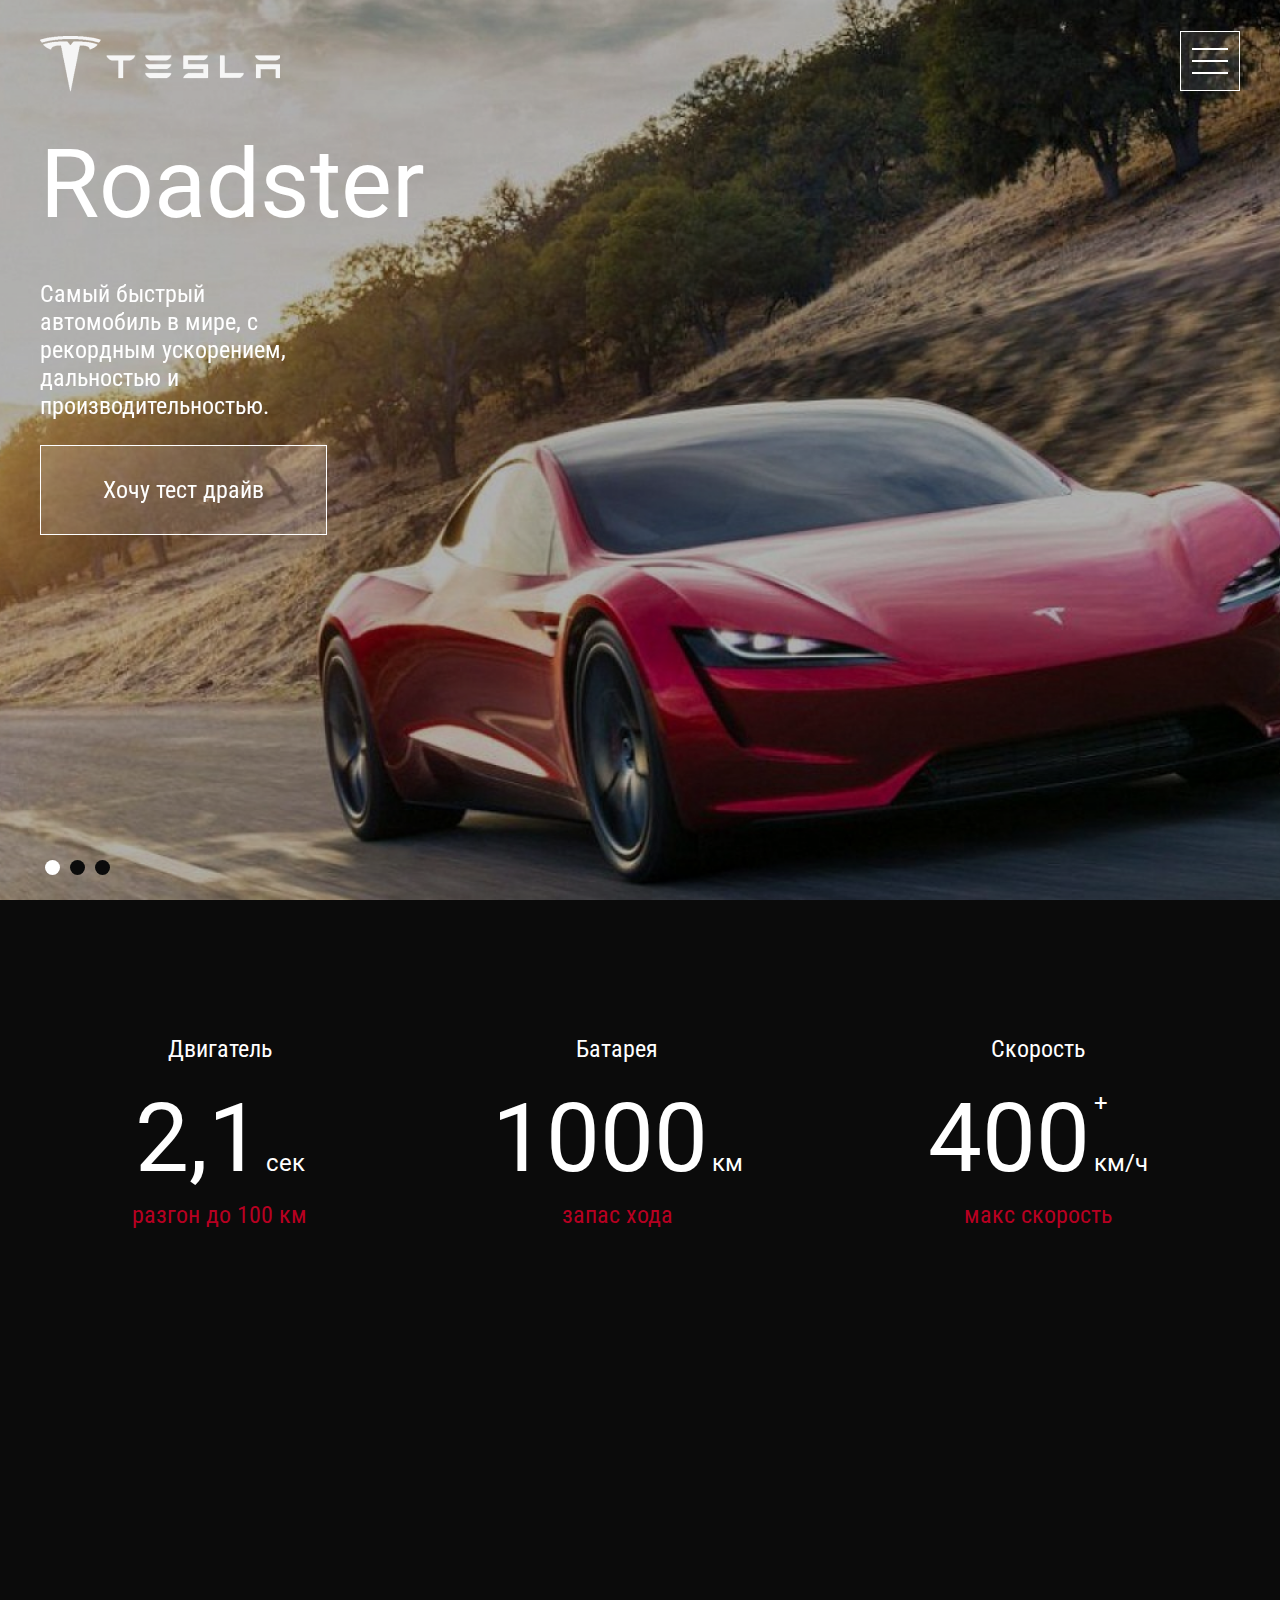
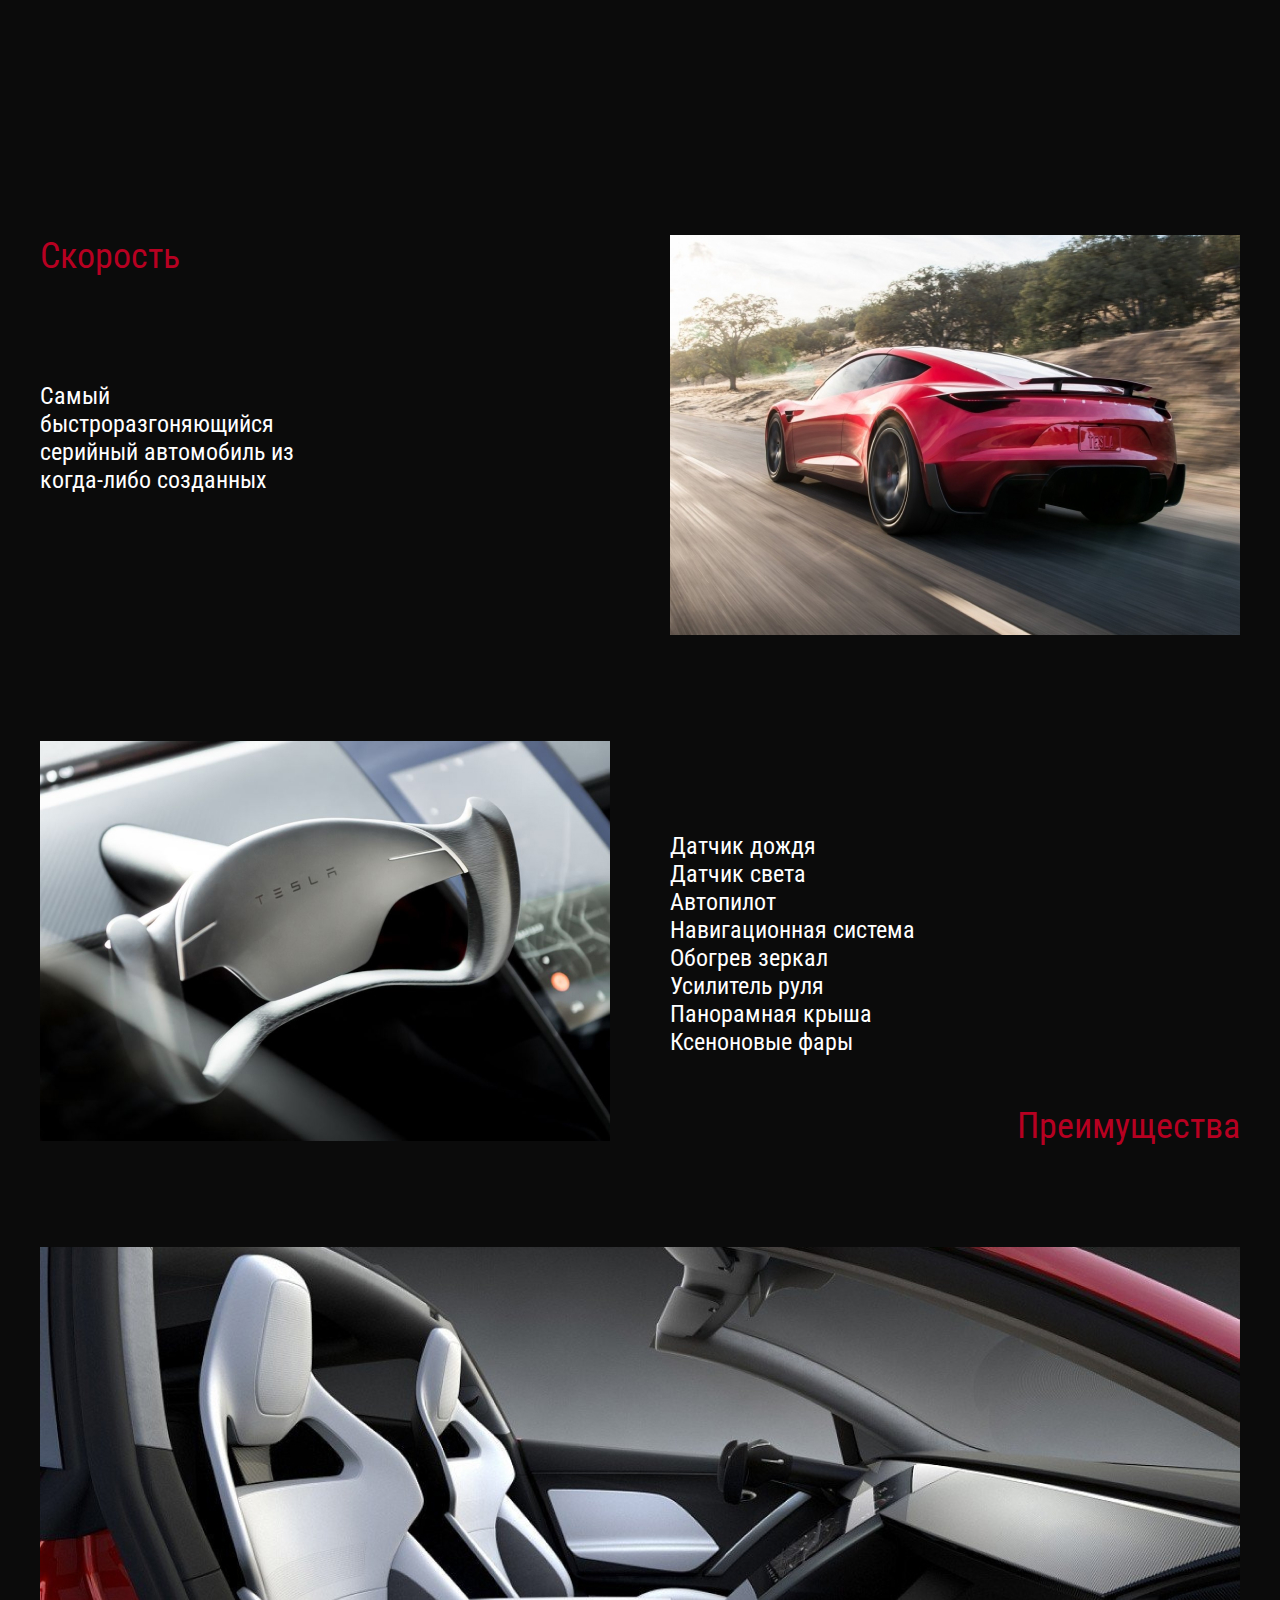
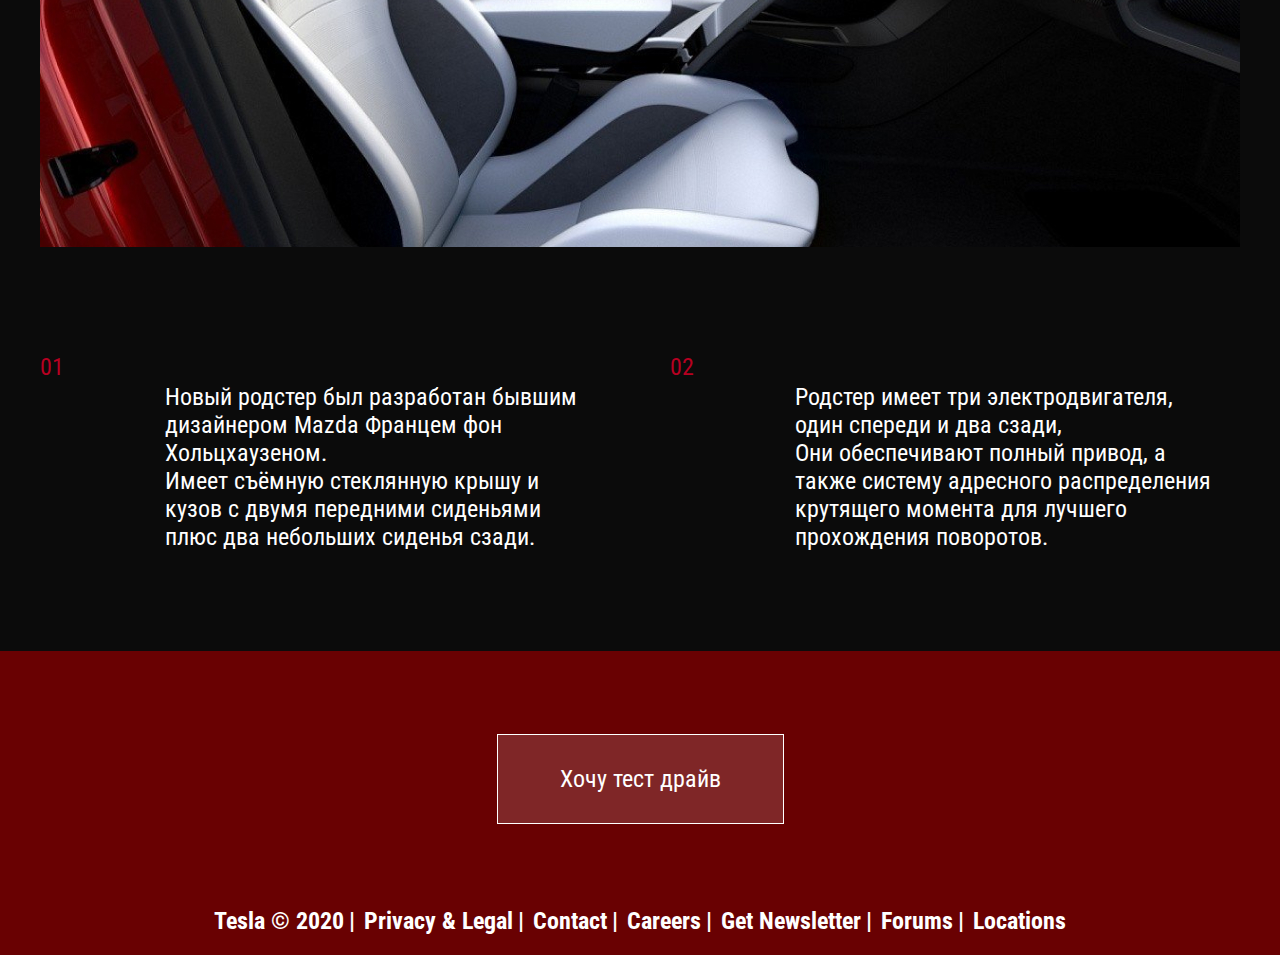
<file: project_10/index.html>
<!DOCTYPE html>
<html lang="en">
<head>
  <meta charset="UTF-8">
  <meta name="viewport" content="width=device-width, initial-scale=1.0">
  <meta http-equiv="X-UA-Compatible" content="ie=edge">
  <title>Tesla</title>
  <link href="https://fonts.googleapis.com/css2?family=Roboto&display=swap" rel="stylesheet">
  <link href="https://fonts.googleapis.com/css2?family=Roboto+Condensed:wght@400;700&display=swap" rel="stylesheet">
  <link rel="stylesheet" href="css/reset.css">
  <link rel="stylesheet" href="css/slick.css">
  <link rel="stylesheet" href="css/style.css">
</head>
<body>

  <header class="header">
    <div class="container">

      <div class="header-top">
        <div class="logo">
          <a href="#">
            <img src="images/logo.png" alt="">
          </a>
        </div>
        <div class="header-btn">
          <div></div>
          <div></div>
          <div></div>
        </div>
        
      </div>

      <div class="header-content">
        <h1 class="header-content__ttl">
          Roadster
        </h1>
        <div class="header-content__txt">
          Самый быстрый автомобиль в мире, с рекордным ускорением, дальностью и производительностью.
        </div>
        <a class="page-btn" href="#">
          Хочу тест драйв
        </a>
      </div>
    </div>

  </header>


  <nav class="menu">
    <div class="container container-menu">
      <div class="close-btn"></div>
      <div class="menu-list"><ul>
        <li><a href="#">Узнать цену</a></li>
        <li><a href="#">Характеристики</a></li>
        <li><a href="#">Тест Драйв</a></li>
        <li><a href="#">Новости</a></li>
        <li><a href="#">Контакты</a></li>
      </ul></div>
    </div>
  </nav>

  <section class="slider-top">
    <div class="slider">
      <div class="slider__item" style="background-image: url(images/slide-1.jpg);"></div>
      <div class="slider__item" style="background-image: url(images/slide-2.jpg);"></div>
      <div class="slider__item" style="background-image: url(images/slide-3.jpg);"></div>
    </div>
  </section>

  <section class="statistics">
    <div class="container">
      <div class="statistics-items">
        <div class="statistics-item">
          <div class="statistics-item__ttl">
            Двигатель
          </div>
          <div class="statistics-item__numb">
            2,1 <span>сек</span>
          </div>
          <div class="statistics-item__descr">
            разгон до 100 км
          </div>
        </div>

        <div class="statistics-item">
          <div class="statistics-item__ttl">
            Батарея
          </div>
          <div class="statistics-item__numb">
            1000 <span>км</span>
          </div>
          <div class="statistics-item__descr">
            запас хода
          </div>
        </div>

        <div class="statistics-item">
          <div class="statistics-item__ttl">
            Скорость
          </div>
          <div class="statistics-item__numb statistics-item__numb--speed">
            400 <span>км/ч</span>
          </div>
          <div class="statistics-item__descr">
            макс скорость
          </div>
        </div>
      </div>
    </div>
  </section>

  <section class="video">
    <div class="container">
      <iframe width="100%" height="400" src="https://www.youtube.com/embed/tw4jkyfY4HE" frameborder="0" allow="accelerometer; autoplay; encrypted-media; gyroscope; picture-in-picture" allowfullscreen></iframe>
    </div>
  </section>

  <section class="advantages">
    <div class="container">
      <div class="advantages-inner">

        <div class="advantages-inner__row ">
          <div class="advantages-descr">
            <div class="advantages__ttl">
              Скорость
            </div>
            <div class="advantages__txt">
              Самый быстроразгоняющийся серийный автомобиль из когда-либо созданных
            </div>
          </div>

          <div class="advantages__img">
            <img src="images/advantages-1.jpg" alt="">
          </div>

        </div>

        <div class="advantages-inner__row advantages-inner__row--mobile">

          <div class="advantages__img">
            <img src="images/advantages-2.jpg" alt="">
          </div>

          <div class="advantages-descr">
            <div class="advantages__txt">
              <ul>
                <li>Датчик дождя</li>
                <li>Датчик света</li>
                <li>Автопилот</li>
                <li>Навигационная система</li>
                <li>Обогрев зеркал</li>
                <li>Усилитель руля</li>
                <li>Панорамная крыша</li>
                <li>Ксеноновые фары</li>
              </ul>      
            </div>

            <div class="advantages__ttl advantages__ttl--bottom">
              Преимущества
            </div>
          </div>
          
        </div>

      </div>
    </div>
  </section>

  <section class="design">
    <div class="container">
      <div class="design__img">
        <img src="images/design.jpg" alt="">
      </div>
      <div class="design-row">
        <div class="design-row__item">
          <div class="design-row__item-num">01</div>
          <div class="design-row__item-txt">
            Новый родстер был разработан бывшим дизайнером Mazda Францем фон Хольцхаузеном. <br> 
            Имеет съёмную стеклянную крышу и кузов с двумя передними сиденьями плюс два небольших сиденья сзади.
          </div>
        </div>
        <div class="design-row__item">
          <div class="design-row__item-num">02</div>
          <div class="design-row__item-txt">
            Родстер имеет три электродвигателя, один спереди и два сзади, <br> Они обеспечивают полный привод, а также систему адресного распределения крутящего момента для лучшего прохождения поворотов.
          </div>
        </div>
      </div>
    </div>
  </section>

  <footer class="footer">
    <div class="container">
      <div class="footer-btn">
        <a class="page-btn" href="#">
          Хочу тест драйв
        </a>
      </div>
      <div class="footer-copy">
        <ul>
          <li>Tesla © 2020</li>
          <li><a href="#">Privacy & Legal</a></li>
          <li><a href="#">Contact</a></li>
          <li><a href="#">Careers</a></li>
          <li><a href="#">Get Newsletter</a></li>
          <li><a href="#">Forums</a></li>
          <li><a href="#">Locations</a></li>
          
        </ul>
      </div>
    </div>
  </footer>













































  <script src="https://ajax.googleapis.com/ajax/libs/jquery/3.4.1/jquery.min.js"></script>
  <script src="js/slick.min.js"></script>
  <script src="js/main.js"></script>
</body>
</html>
</file>
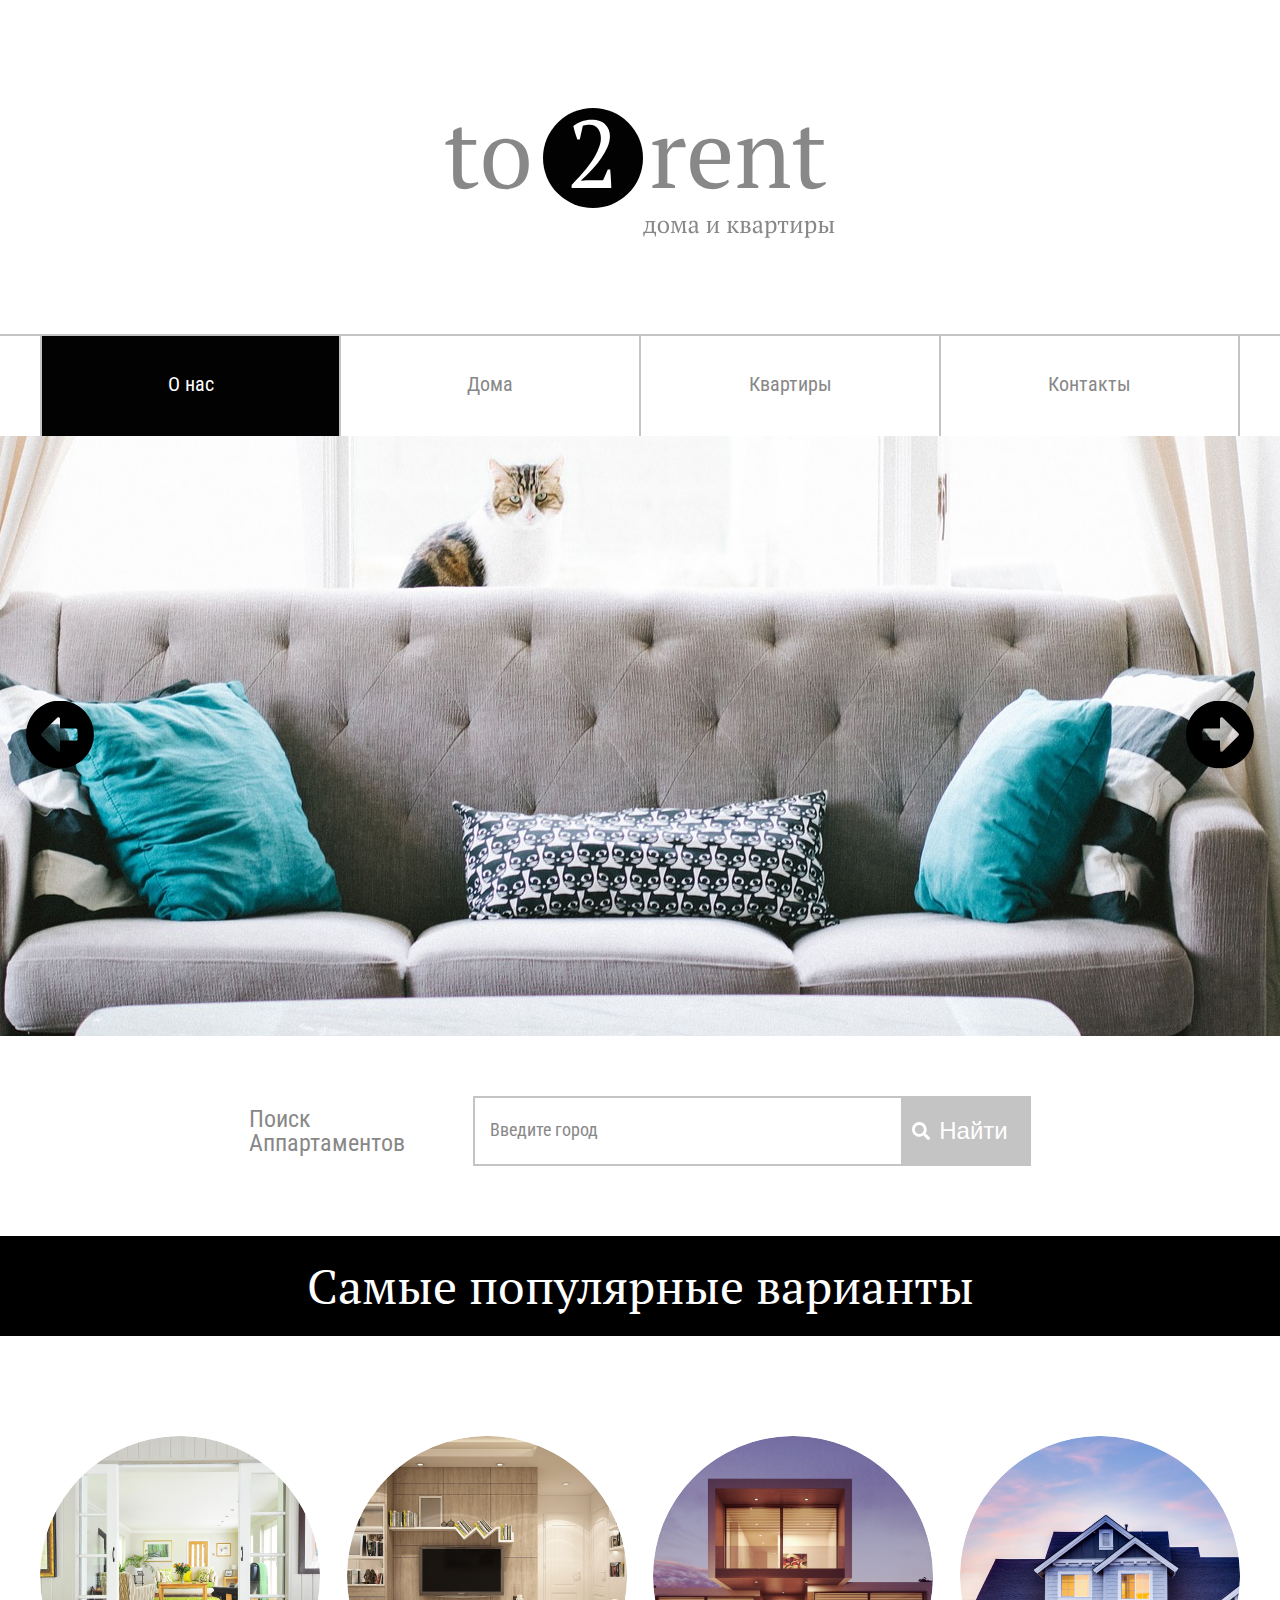
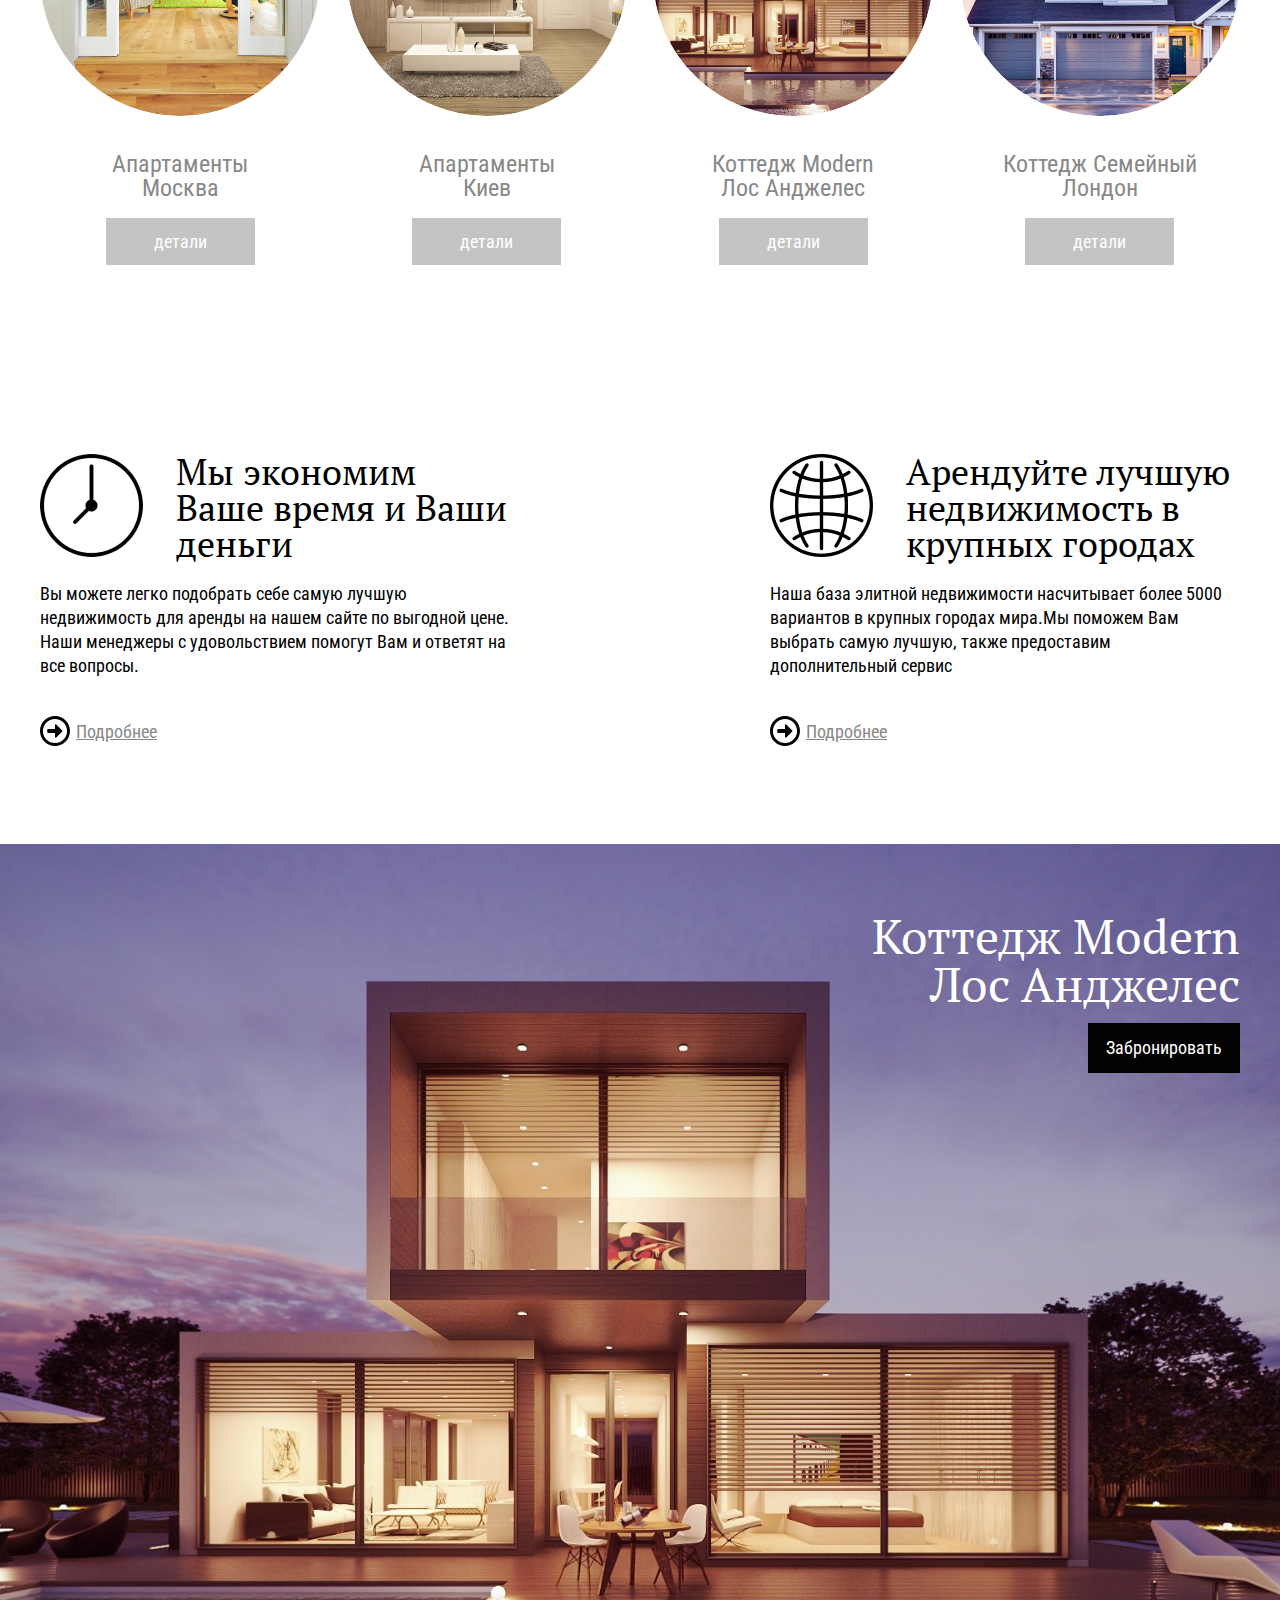
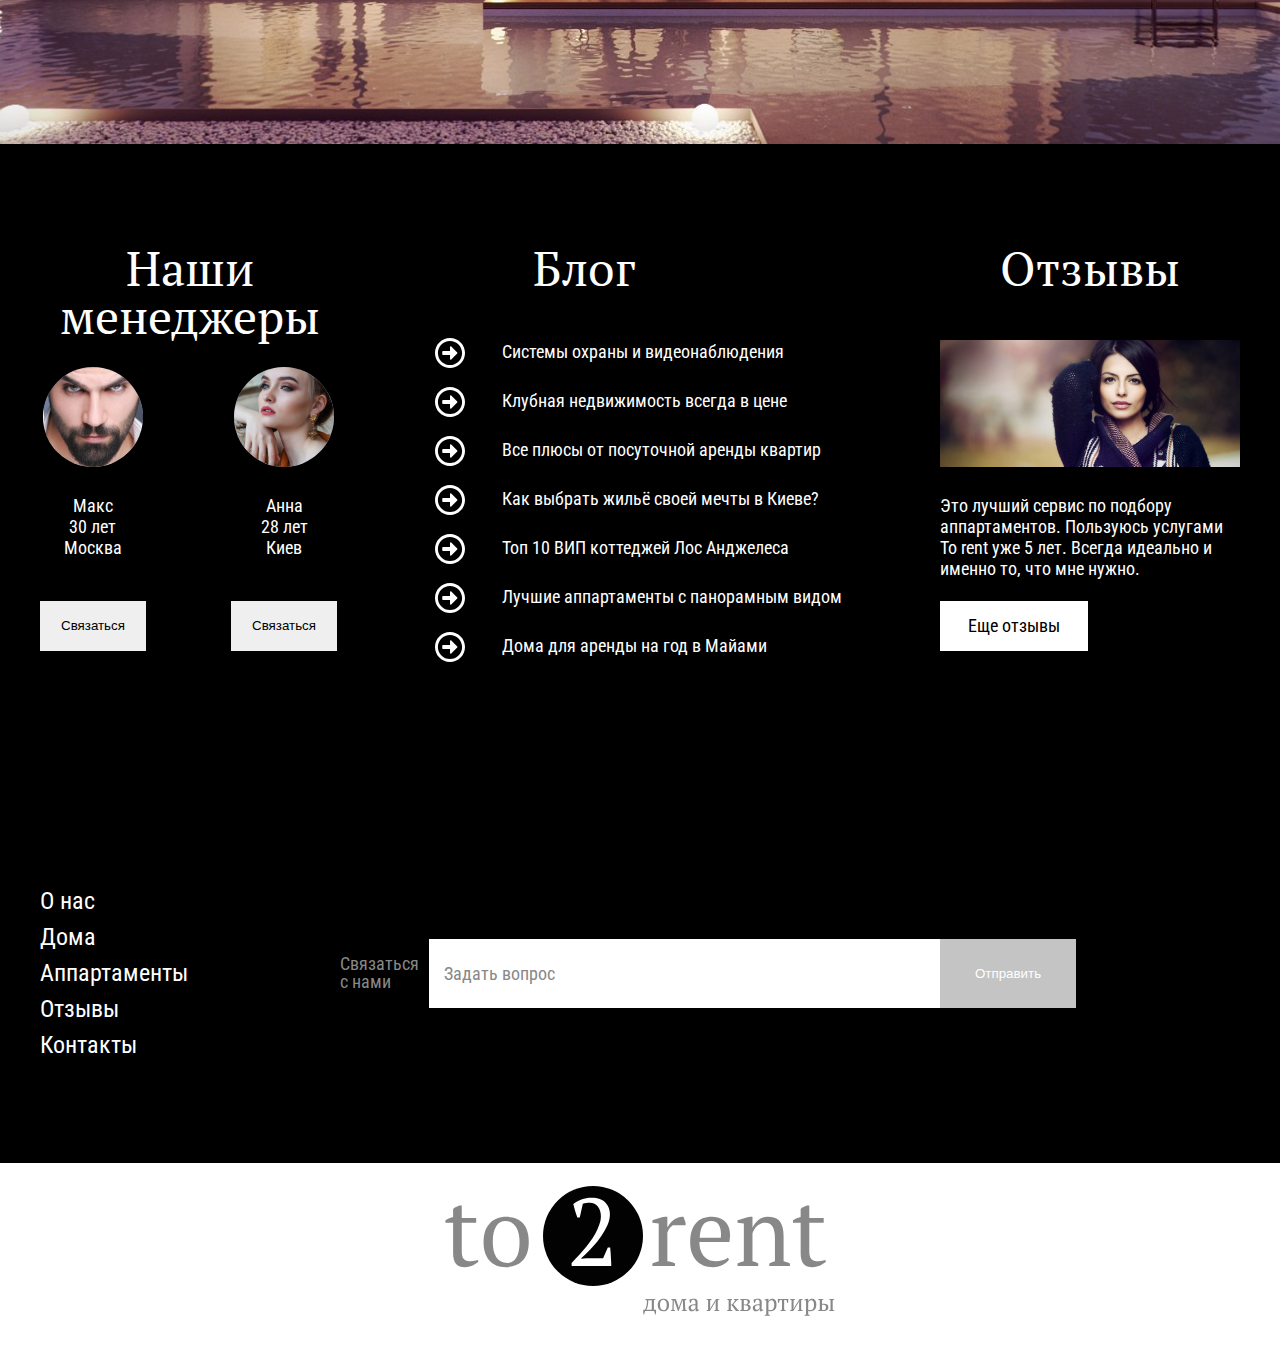
<file: project_11/index.html>
<!DOCTYPE html>
<html lang="en">
<head>
  <meta charset="UTF-8">
  <meta name="viewport" content="width=device-width, initial-scale=1.0">
  <meta http-equiv="X-UA-Compatible" content="ie=edge">
  <title>To2Rent</title>
  <link rel="stylesheet" href="css/reset.css">
  <link href="https://fonts.googleapis.com/css2?family=PT+Serif&family=Roboto+Condensed&display=swap&subset=cyrillic" rel="stylesheet">
  <link rel="stylesheet" href="css/slick.css">
  <link rel="stylesheet" href="css/style.css">
</head>
<body>
  <header class="header">
    
      <div class="logo heeader__logo">
        <a class="logo__link" href="#">
          <img src="images/logo.svg" alt="logo">
        </a>
      </div>
      <nav class="menu">
        <ul class="menu__list">
          <li class="menu__list-item">
            <a class="menu__list-link menu__list-link--active" href="#">
              О нас
            </a>
          </li>
          <li class="menu__list-item">
            <a class="menu__list-link" href="#">
              Дома
            </a>
          </li>
          <li class="menu__list-item">
            <a class="menu__list-link" href="#">
              Квартиры
            </a>
          </li>
          <li class="menu__list-item">
            <a class="menu__list-link" href="#">
              Контакты
            </a>
          </li>
        </ul>
      </nav>
      
  </header>

  <section class="slider">
    <div class="slider__item" style="background-image: url(images/slider-item.jpg);"></div>
    <div class="slider__item" style="background-image: url(images/slider-item.jpg);"></div>
    <div class="slider__item" style="background-image: url(images/slider-item.jpg);"></div>
  </section>

  <section class="search">
  
    <div class="search__inner">
      <form class="search__form">
        <label class="search__form-label" for="search__form-input">Поиск Аппартаментов</label>
        <input class="search__form-input" id="search__form-input" type="text" placeholder="Введите город">
        <button class="search__form-btn" type="submit">Найти</button>
      </form>
    </div>
  
  </section>

  <section class="popular">
    <h3 class="popular__ttl">Самые популярные варианты</h3>
    <div class="container">
      <div class="popular__inner">

        <div class="popular__item">
          <img class="popular__img" src="images/popular-1.jpg" alt="" >
          <h5 class="popular__item-ttl">
            Апартаменты <br> Москва
          </h5>
          <a class="popular__link" href="#" >детали</a>
        </div>

        <div class="popular__item">
          <img class="popular__img" src="images/popular-2.jpg" alt="" >
          <h5 class="popular__item-ttl">
            Апартаменты <br> Киев
          </h5>
          <a class="popular__link" href="#" >детали</a>
        </div>

        <div class="popular__item">
          <img class="popular__img" src="images/popular-3.jpg" alt="" >
          <h5 class="popular__item-ttl">
            Коттедж Modern <br> Лос Анджелес
          </h5>
          <a class="popular__link" href="#" >детали</a>
        </div>

        <div class="popular__item">
          <img class="popular__img" src="images/popular-4.jpg" alt="" >
          <h5 class="popular__item-ttl">
            Коттедж Семейный <br> Лондон
          </h5>
          <a class="popular__link" href="#" >детали</a>
        </div>

      </div>
    </div>
  </section>


  <section class="reason">
    <div class="container">
      <div class="reason__inner">

        <div class="reason__item">
          <h4 class="reason__ttl reason__ttl--icon-1">Мы экономим Ваше время и Ваши деньги</h4>
          <p class="reason__txt">Вы можете легко подобрать себе самую лучшую недвижимость для аренды на нашем сайте по выгодной цене. Наши менеджеры с удовольствием помогут Вам и ответят на все вопросы.</p>
          <a class="reason__link" href="#">Подробнее</a>
        </div>

        <div class="reason__item">
          <h4 class="reason__ttl reason__ttl--icon-2">Арендуйте лучшую недвижимость в крупных городах</h4>
          <p class="reason__txt">Наша база элитной недвижимости насчитывает более 5000 вариантов в крупных городах мира.Мы поможем Вам выбрать самую лучшую, также предоставим дополнительный сервис</p>
          <a class="reason__link" href="#">Подробнее</a>
        </div>

      </div>
    </div>
  </section>

  <section class="best" style="background-image: url(images/section-img-bg.jpg);">
    <div class="container">
      
        <h3 class="best__ttl">Коттедж Modern Лос Анджелес</h3>
        <a class="best__link" href="#">Забронировать</a>
      
    </div>
  </section>

  <section class="about">
    <div class="container">
      <div class="about__inner">
        <div class="our-managers">
          <h4 class="our-managers__ttl about__ttl">Наши менеджеры</h4>
          <div class="our-managers__items">

            <div class="our-managers__item">
              <img class="our-managers__img" src="images/our-managers-1.jpg" alt="">
              <ul class="our-managers__list">
                <li class="our-managers__name">Макс</li>
                <li class="our-managers__age">30 лет</li>
                <li class="our-managers__location">Москва</li>
              </ul>
              <button class="our-managers__btn">Связаться</button>
            </div>

            <div class="our-managers__item">
              <img class="our-managers__img" src="images/our-managers-2.jpg" alt="">
              <ul class="our-managers__list">
                <li class="our-managers__name">Анна</li>
                <li class="our-managers__age">28 лет</li>
                <li class="our-managers__location">Киев</li>
              </ul>
              <button class="our-managers__btn">Связаться</button>
            </div>

          </div>
        </div>

        <div class="blog">
          <h4 class="about__ttl">Блог</h4>
          <ul class="blog__list">
            <li class="blog__item">
              <a class="blog__link" href="#">Системы охраны и видеонаблюдения</a>
            </li>
            <li class="blog__item">
              <a class="blog__link" href="#">Клубная недвижимость всегда в цене</a>
            </li>
            <li class="blog__item">
              <a class="blog__link" href="#">Все плюсы от посуточной аренды квартир</a>
            </li>
            <li class="blog__item">
              <a class="blog__link" href="#">Как выбрать жильё своей мечты в Киеве?</a>
            </li>
            <li class="blog__item">
              <a class="blog__link" href="#">Топ 10 ВИП коттеджей Лос Анджелеса</a>
            </li>
            <li class="blog__item">
              <a class="blog__link" href="#">Лучшие аппартаменты с панорамным видом</a>
            </li>
            <li class="blog__item">
              <a class="blog__link" href="#">Дома для аренды на год в Майами</a>
            </li>
          </ul>
        </div>

        <div class="reviews">
          <h4 class="about__ttl">Отзывы</h4>
          <img class="reviews__img" src="images/reviews-img.jpg" alt="">
          <p class="reviews__txt">Это лучший сервис по подбору аппартаментов. Пользуюсь услугами To rent уже 5 лет. Всегда идеально и именно то, что мне нужно.</p>
          <a class="reviews__link" href="#">Еще отзывы</a>
        </div>

      </div>
    </div>
  </section>


  <footer class="footer">
    <div class="footer__top">
      <div class="container">
        <div class="footer__top-inner">
          <ul class="footer__menu-list">

            <li class="footer__menu-item">
              <a class="footer__menu-link" href="#" >О нас</a> 
            </li>
            <li class="footer__menu-item">
              <a class="footer__menu-link" href="#" >Дома</a> 
            </li>
            <li class="footer__menu-item">
              <a class="footer__menu-link" href="#" >Аппартаменты</a>
            </li>
            <li class="footer__menu-item">
              <a class="footer__menu-link" href="#" >Отзывы</a>
            </li>
            <li class="footer__menu-item">
              <a class="footer__menu-link" href="#" >Контакты</a>
            </li>
            
          </ul>
          <form class="footer__form">
            <label for="footer__form-input" class="footer__form-label">Связаться <br> с нами</label>
            <input type="text" class="footer__form-input" id="footer__form-input" placeholder="Задать вопрос">
            <button class="footer__form-btn" type="submit">Отправить</button>
          </form>
        </div>
      </div>
      
    </div>

    <div class="logo footer__logo">
      <a class="logo__link" href="#">
        <img src="images/logo.svg" alt="logo">
      </a>
    </div>

  </footer>

  <script src="https://ajax.googleapis.com/ajax/libs/jquery/3.4.1/jquery.min.js"></script>
  <script src="js/slick.min.js"></script>
  <script src="js/main.js"></script>
</body>
</html>
</file>
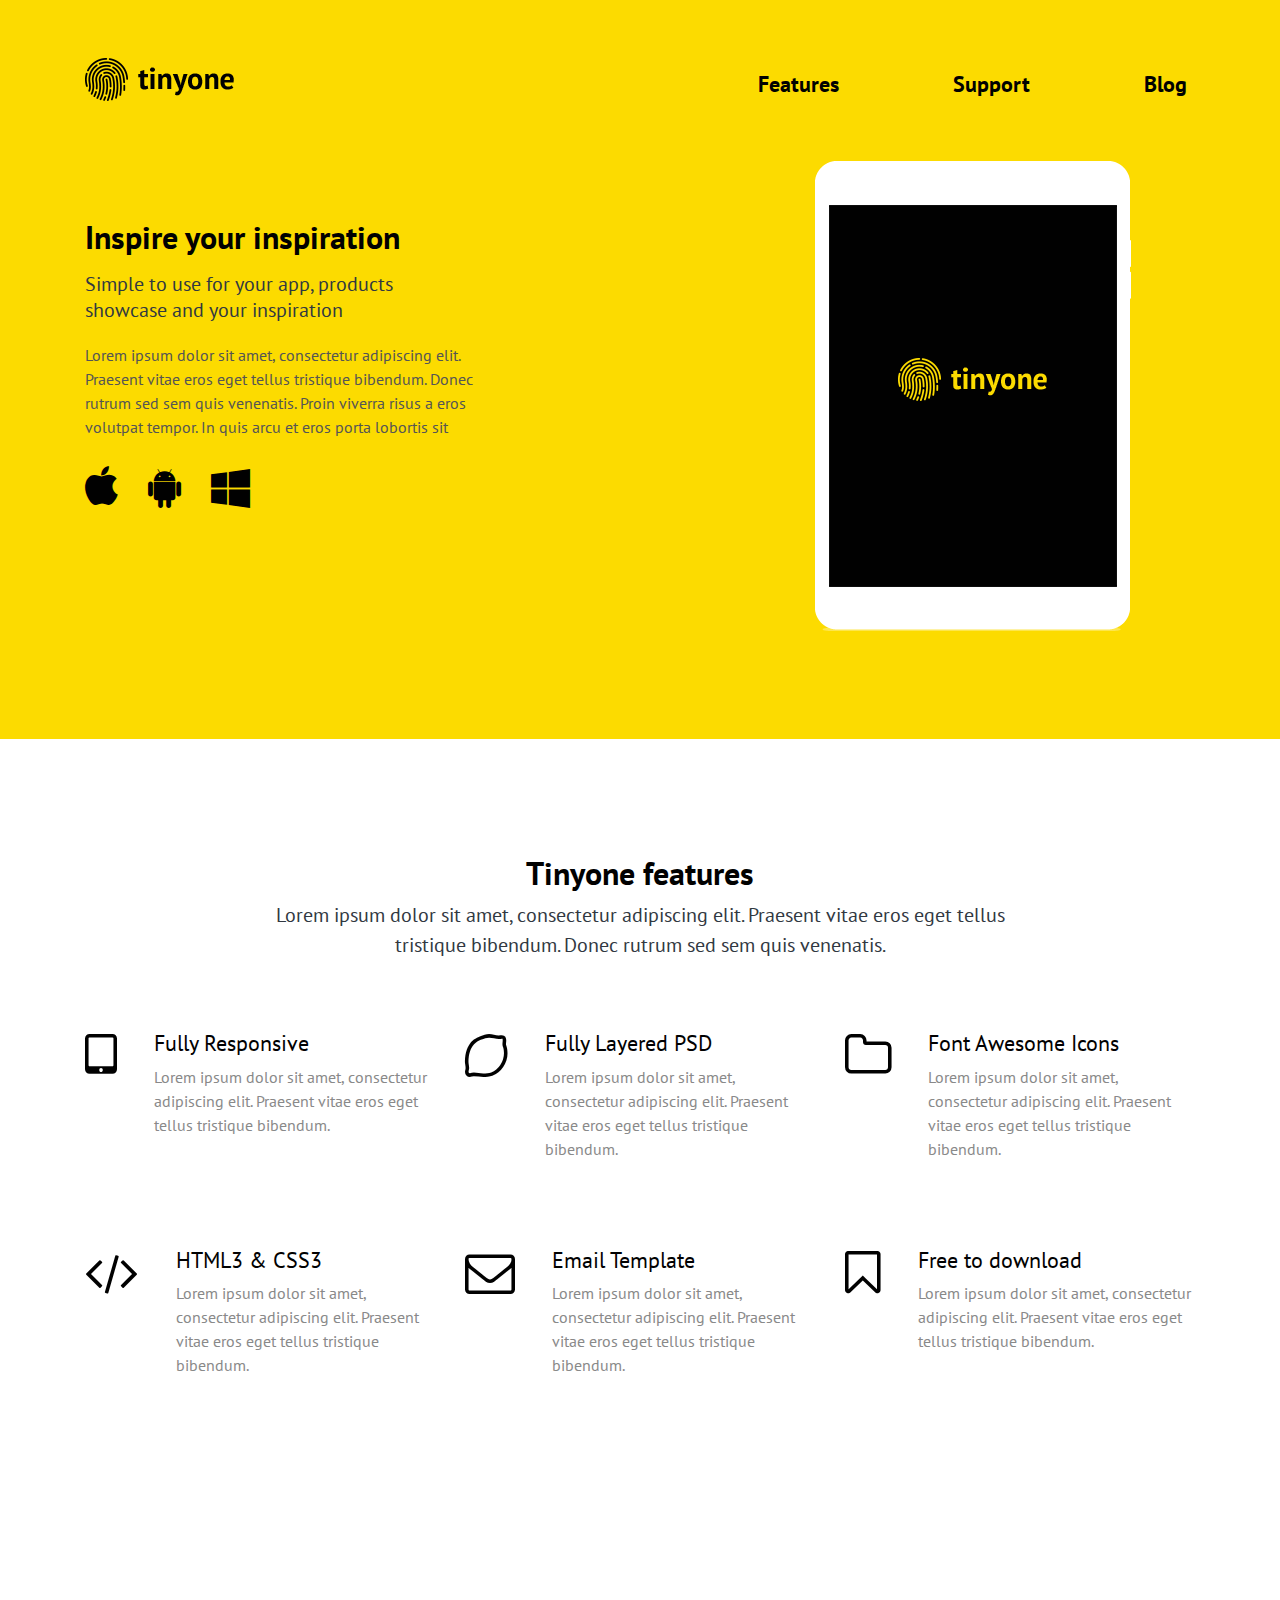
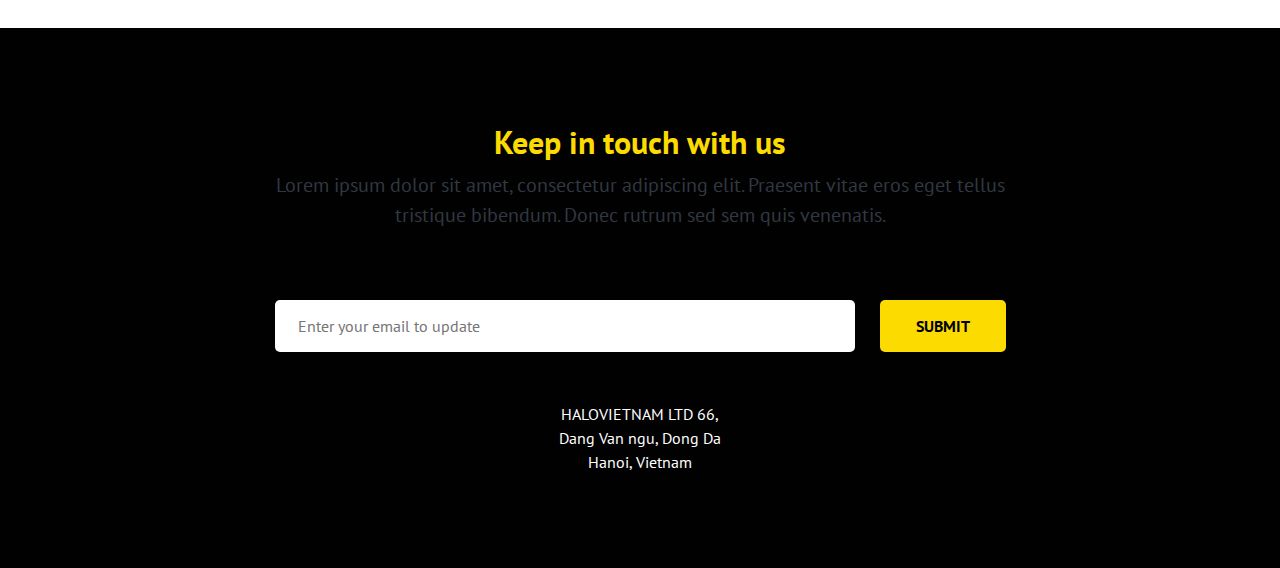
<file: project_2/index.html>
<!DOCTYPE html>
<html lang="en">
<head>
	<meta charset="UTF-8">
	<meta name="viewport" content="width=device-width, initial-scale=1, shrink-to-fit=no">
    <meta http-equiv="X-UA-Compatible" content="ie=edge">
    <title>Tinyone</title>
	<link rel="shortcut icon" href="icons/favicon.ico" type="image/x-icon">
	<link href="https://fonts.googleapis.com/css?family=PT+Sans:400,700&display=swap" rel="stylesheet">
	<link rel="stylesheet" href="css/bootstrap.min.css">
	<link rel="stylesheet" href="https://stackpath.bootstrapcdn.com/font-awesome/4.7.0/css/font-awesome.min.css">
	<link rel="stylesheet" href="css/font.css">
	<link rel="stylesheet" href="css/animate.css">


	<link rel="stylesheet" href="css/style.css">

</head>
<body>
	<header id="header" class="header">
		<div class="container">
			<div class="row">
				<div class="col-lg-3">
					<a href="#">
						<img src="img/logo.png" alt="logo" class="logo">
					</a>
				</div>
				<div class="col-lg-5 ml-auto">
					<nav>
						<ul class="menu d-flex justify-content-center">
							<li class="menu__item">
								<a href="#">
									Features
								</a>
							</li>
							<li class="menu__item">
								<a href="#">
									Support
								</a>
							</li>
							<li class="menu__item">
								<a href="#">
									Blog
								</a>
							</li>
						</ul>
					</nav>
				</div>

			</div>
			<div class="row">
				<div class="col-lg-6">
					<div class="offer animated fadeInLeft">
						<h1 class="offer__title">
							Inspire your inspiration
						</h1>
						<div class="offer__intro">
							Simple to use for your app, products<br> showcase and your inspiration
						</div>
						<p class="offer__text">
							Lorem ipsum dolor sit amet, consectetur adipiscing elit. Praesent vitae eros eget tellus tristique bibendum. Donec rutrum sed sem quis venenatis. Proin viverra risus a eros volutpat tempor. In quis arcu et eros porta lobortis sit 
						</p>
						<ul class="icons d-flex">
							<li class="icons__item">
								<a href="">
									<i class="fa fa-apple"></i>
								</a>
							</li>
							<li class="icons__item">
								<a href="">
									<i class="fa fa-android"></i>
								</a>
							</li>
							<li class="icons__item">
								<a href="">
									<i class="fa fa-windows"></i>
								</a>
							</li>
						</ul>

					</div>
				</div>
				<div class="col-lg-5 ml-auto">
					<img src="img/iPad Mini White facing.png" alt="iPad" class="ipad animated fadeInRight">
				</div>
			</div>
		</div>
	</header>

	<section id="features" class="features">
		<div class="container">
			<div class="row">
				<div class="col-lg-12">
					<div class="title">
						<h2 class="title__maine">
							Tinyone features
						</h2>
						<p class="title__text">
							Lorem ipsum dolor sit amet, consectetur adipiscing elit. Praesent vitae eros eget tellus tristique bibendum. Donec rutrum sed sem quis venenatis.
						</p>
					</div>
				</div>
			</div>

			<div class="row">
				<div class="col-lg-4">
					<div class="feature d-flex">
						<span class="icon-tablet feature__icon"></span>
						<div class="feature__block">
							<h3 class="feature__title">
								Fully Responsive
							</h3>
							<p class="feature__text">
								Lorem ipsum dolor sit amet, consectetur adipiscing elit. Praesent vitae eros eget tellus tristique bibendum.
							</p>
						</div>
					</div>
				</div>
				<div class="col-lg-4">
					<div class="feature d-flex">
						<span class="icon-lemon-o feature__icon"></span>
						<div class="feature__block">
							<h3 class="feature__title">
								Fully Layered PSD
							</h3>
							<p class="feature__text">
								Lorem ipsum dolor sit amet, consectetur adipiscing elit. Praesent vitae eros eget tellus tristique bibendum.
							</p>
						</div>
					</div>
				</div>
				<div class="col-lg-4">
					<div class="feature d-flex">
						<span class="icon-folder-o feature__icon"></span>
						<div class="feature__block">
							<h3 class="feature__title">
								Font Awesome Icons
							</h3>
							<p class="feature__text">
								Lorem ipsum dolor sit amet, consectetur adipiscing elit. Praesent vitae eros eget tellus tristique bibendum.
							</p>
						</div>
					</div>
				</div>
				<div class="col-lg-4">
					<div class="feature d-flex">
						<span class="icon-code feature__icon"></span>
						<div class="feature__block">
							<h3 class="feature__title">
								HTML3 & CSS3
							</h3>
							<p class="feature__text">
								Lorem ipsum dolor sit amet, consectetur adipiscing elit. Praesent vitae eros eget tellus tristique bibendum.
							</p>
						</div>
					</div>
				</div>
				<div class="col-lg-4">
					<div class="feature d-flex">
						<span class="icon-envelope-o feature__icon"></span>
						<div class="feature__block">
							<h3 class="feature__title">
								Email Template
							</h3>
							<p class="feature__text">
								Lorem ipsum dolor sit amet, consectetur adipiscing elit. Praesent vitae eros eget tellus tristique bibendum.
							</p>
						</div>
					</div>
				</div>
				<div class="col-lg-4">
					<div class="feature d-flex">
						<span class="icon-bookmark-o feature__icon"></span>
						<div class="feature__block">
							<h3 class="feature__title">
								Free to download
							</h3>
							<p class="feature__text">
								Lorem ipsum dolor sit amet, consectetur adipiscing elit. Praesent vitae eros eget tellus tristique bibendum.
							</p>
						</div>
					</div>
				</div>
			</div>

		</div>
	</section>

	<section id="touch" class="touch">
		<div class="container">
			<div class="row">
				<div class="col-lg-12">
					<div class="title">
						<h2 class="title__maine yelow">
							Keep in touch with us
						</h2>
						<p class="title__text">
							Lorem ipsum dolor sit amet, consectetur adipiscing elit. Praesent vitae eros eget tellus tristique bibendum. Donec rutrum sed sem quis venenatis.
						</p>
					</div>
				</div>
			</div>
			<div class="row">
				<div class="col-lg-10 m-auto">
					<form action="#" class="form">

						<input type="email" placeholder="Enter your email to update" class="form__input" required>

						<button type="submit" class="form__btn">SUBMIT</button>

					</form>
				</div>
			</div>
		</div>
	</section>

	<footer id="footer" class="footer">
		<div class="container">
			<div class="row">
				<div class="col-md-12">
					<div class="credits">
						HALOVIETNAM LTD 66, Dang Van ngu, Dong Da Hanoi, Vietnam
					</div>
				</div>
			</div>
		</div>
	</footer>
</body>
</html>
</file>
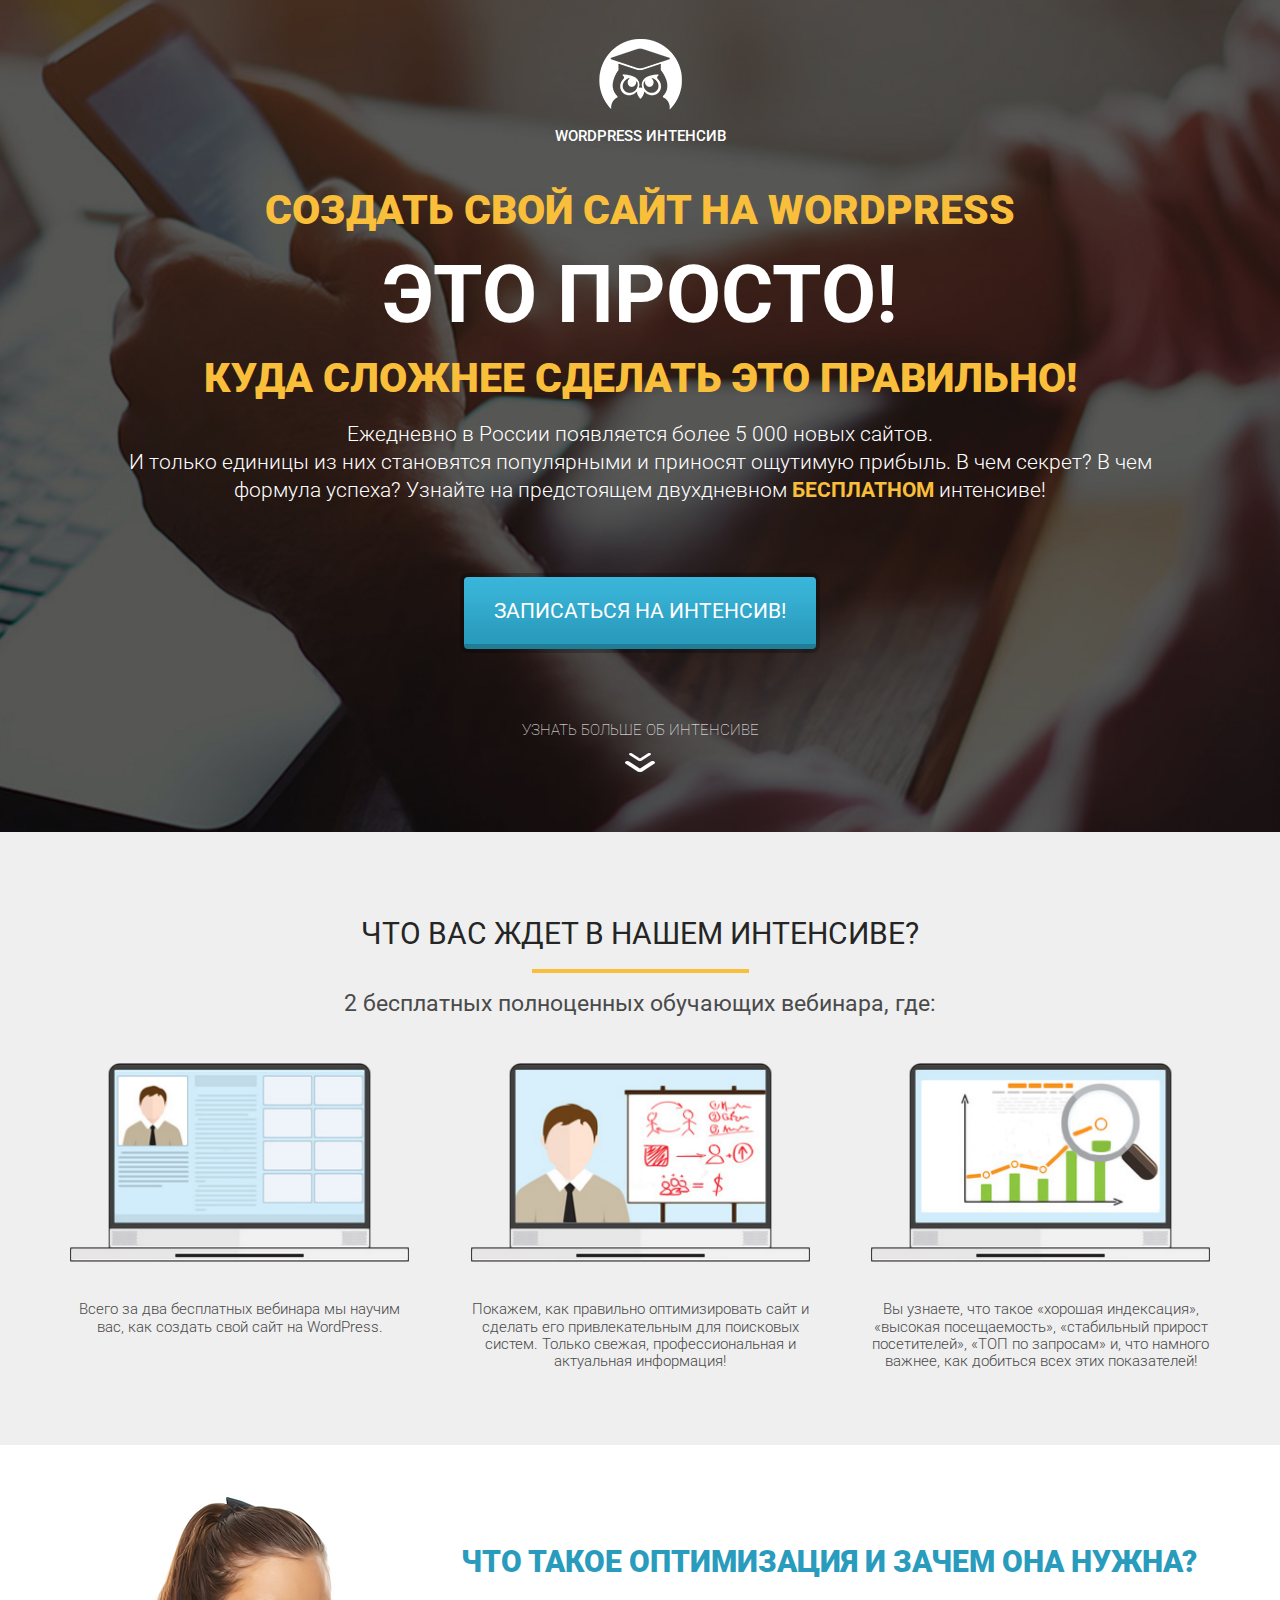
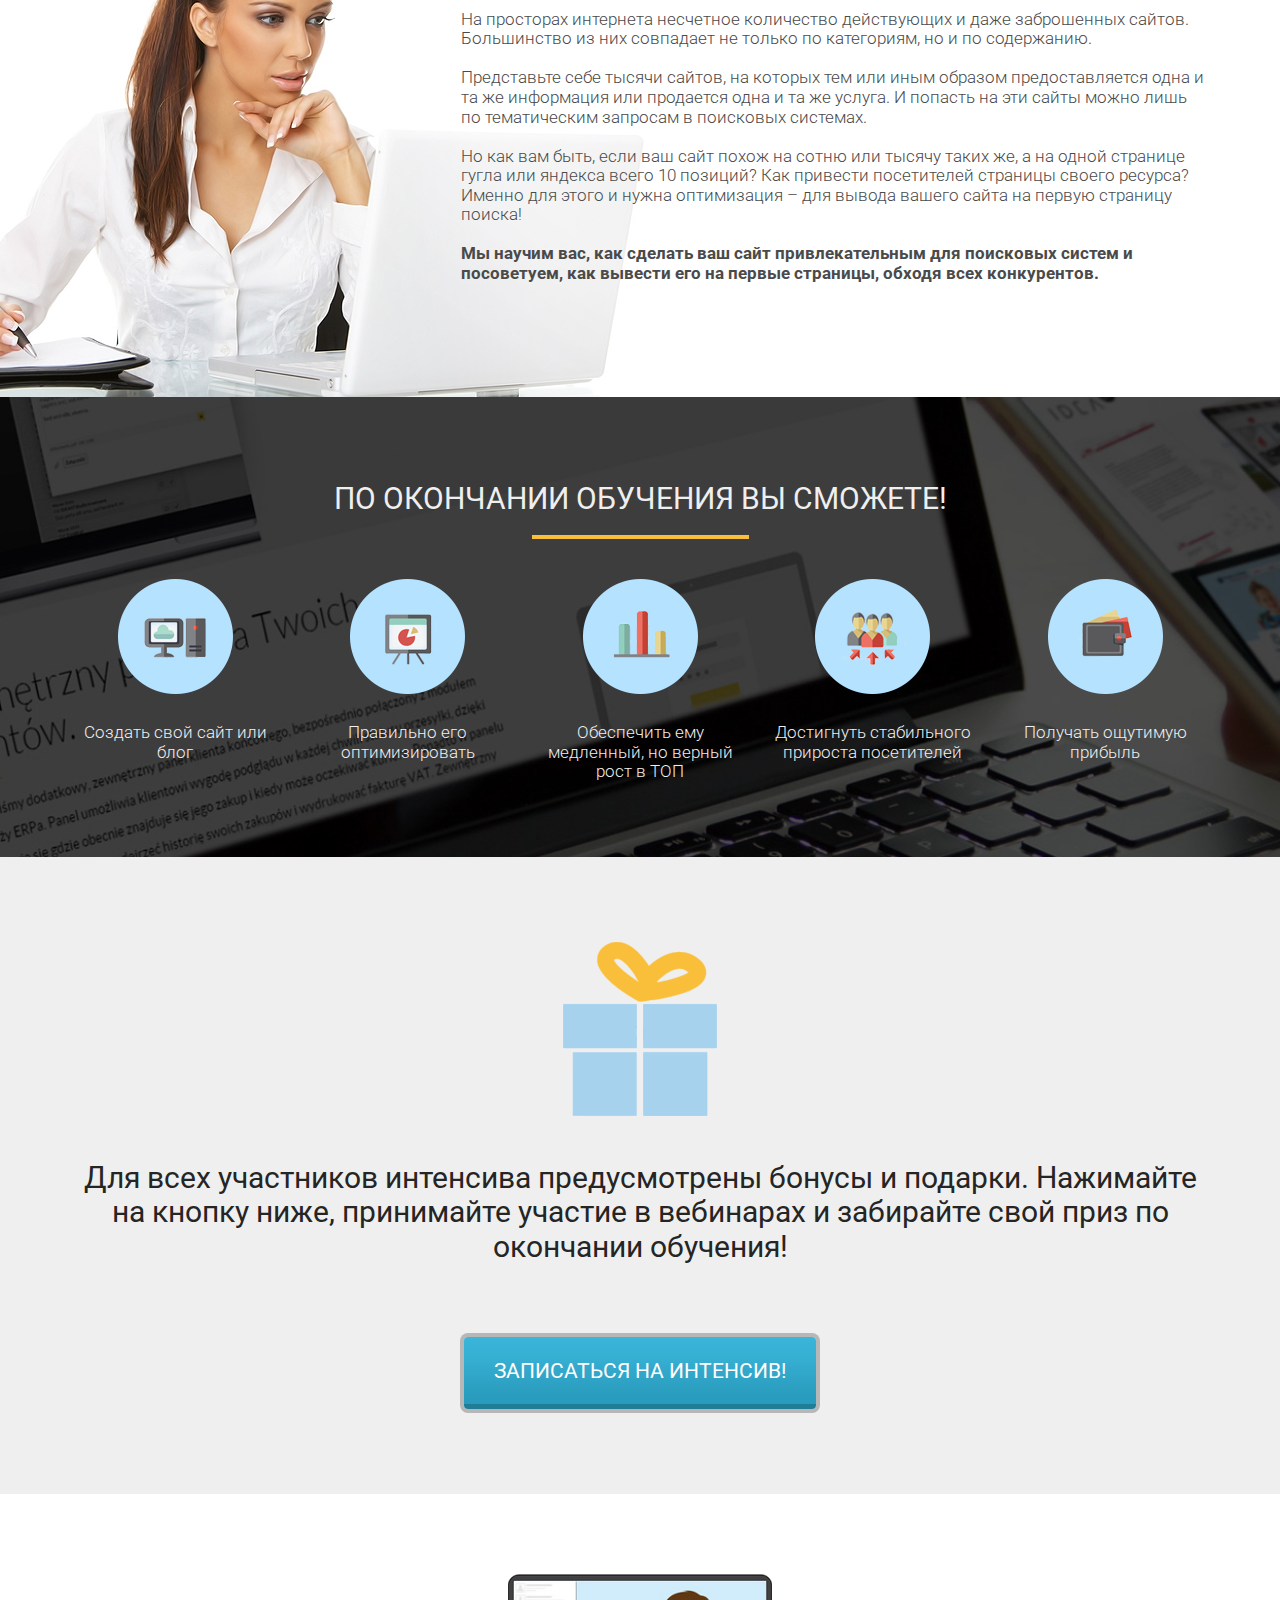
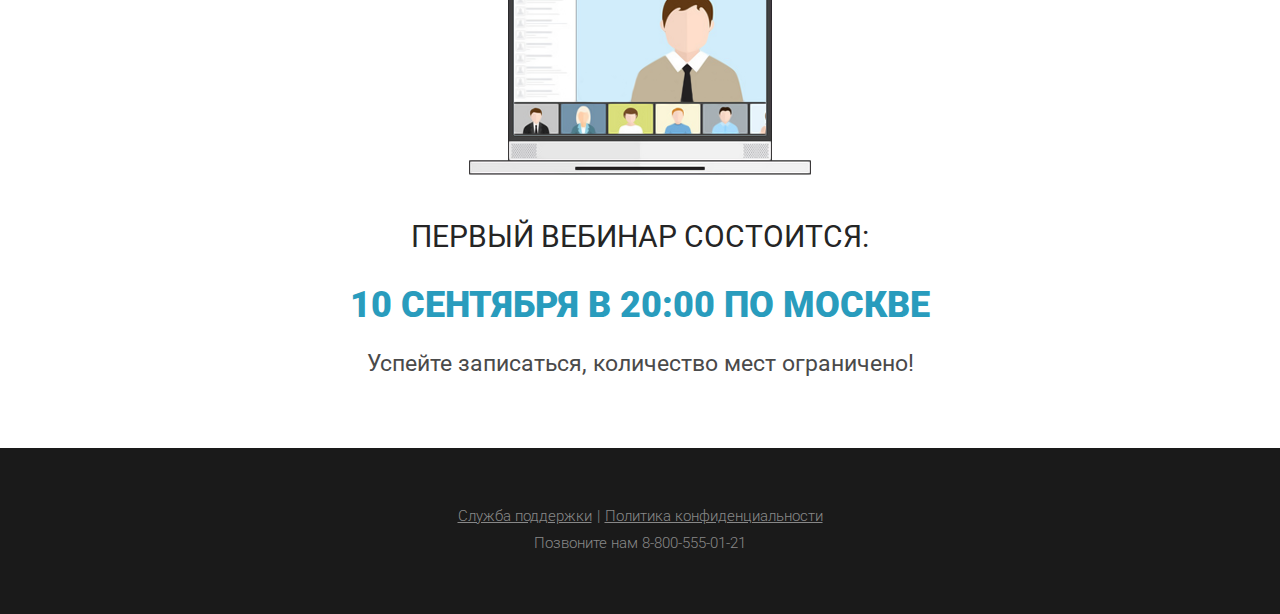
<file: project_4/index.html>
<!DOCTYPE html>
<html lang="ru">
<head>
	<meta charset="UTF-8">
  <meta name="viewport" content="width=device-width, initial-scale=1.0">
  <meta http-equiv="X-UA-Compatible" content="ie=edge">
	<title>Wordpress</title>
	<link rel="stylesheet" href="css/normalize.css">
	<link href="https://fonts.googleapis.com/css?family=Roboto:100,300,400,700,900&display=swap&subset=cyrillic-ext" rel="stylesheet">
	<link rel="stylesheet" href="css/style.css">
</head>
<body>
	<section class="promo">
		<div class="container">
			<div class="logo">
				<img src="logo/logo.png" alt="" class="logo_img">
				<div class="logo_text">
					WordPress интенсив
				</div>
			</div>

			<h1 class="title">
				Создать свой сайт на WordPress
			</h1>
			<div class="simple">
				<h2 class="title_big">
					это просто!
				</h2>
				<div class="line"></div>
			</div>
			<h2 class="title">
				Куда сложнее сделать это правильно!
			</h2>
			
			<div class="promo_text">
				Ежедневно в России появляется более 5 000 новых сайтов.<br>
				И только единицы из них становятся популярными и приносят ощутимую прибыль. В чем секрет? В чем формула успеха? Узнайте на предстоящем двухдневном <span>БЕСПЛАТНОМ</span> интенсиве!
			</div>

			<button class="promo_btn">Записаться на интенсив!</button>

			<div class="more">
				<div class="more_text">узнать больше об интенсиве</div>
				<a href="#"><img src="icons/arrow.png" alt="" class="more_img"></a>
			</div>

		</div>
	</section>
	
	<section class="waiting">
		<div class="container">
			<h2 class="waiting_header">
				Что вас ждет в нашем интенсиве?
			</h2>
			<div class="waiting_divider"></div>
			<div class="waiting_subheader">
				2 бесплатных полноценных обучающих вебинара, где:
			</div>

			<div class="waiting_wrapper">

				<div class="waiting_item">
					<img src="images/ico_1.png" alt="" class="waiting_img">
					<div class="waiting_descr">
						Всего за два бесплатных вебинара мы научим вас, как создать свой сайт на WordPress. 
					</div>
				</div>

				<div class="waiting_item">
					<img src="images/ico_2.png" alt="" class="waiting_img">
					<div class="waiting_descr">
						Покажем, как правильно оптимизировать сайт и сделать его привлекательным для поисковых систем. Только свежая, профессиональная и 
						актуальная информация!
					</div>
				</div>
				
				<div class="waiting_item">
					<img src="images/ico_3.png" alt="" class="waiting_img">
					<div class="waiting_descr">
						Вы узнаете, что такое «хорошая индексация»,
						«высокая посещаемость», «стабильный прирост посетителей», «ТОП по запросам» и, что намного важнее, как добиться всех этих показателей!
					</div>
				</div>

				</div>
			</div>
	</section>

	<section class="optimisation">
		<div class="container">
			<h2 class="optimisation_header">
				Что такое оптимизация и зачем она нужна?
			</h2>
			<div class="optimisation_text">
				На просторах интернета несчетное количество действующих и даже заброшенных сайтов. Большинство из них совпадает не только по категориям, но и по содержанию. 
				<br><br>
				Представьте себе тысячи сайтов, на которых тем или иным образом предоставляется одна и та же информация или продается одна и та же услуга. И попасть на эти сайты можно лишь по тематическим запросам в поисковых системах. 
				<br><br>
				Но как вам быть, если ваш сайт похож на сотню или тысячу таких же, а на одной странице гугла или яндекса всего 10 позиций? Как привести посетителей страницы своего ресурса? Именно для этого и нужна оптимизация – для вывода вашего сайта на первую страницу поиска! 
				<br><br>
				<span>Мы научим вас, как сделать ваш сайт привлекательным для поисковых систем и посоветуем, как вывести его на первые страницы, обходя всех конкурентов.</span>
			</div>
		</div>
	</section>

	<section class="finish">
		<div class="container">
			<h2 class="finish_header">
				По окончании обучения Вы сможете!
			</h2>
			<div class="finish_divider"></div>

			<div class="finish_wrapper">
				<div class="finish_item">
					<div class="finish_icon">
						<img src="images/website_ico.png" alt="">
					</div>
					<div class="finish_descr">
						Создать свой сайт или блог
					</div>
				</div>
				<div class="finish_item">
					<div class="finish_icon">
						<img src="images/optimization_ico.png" alt="">
					</div>
					<div class="finish_descr">
						Правильно его оптимизировать
					</div>
				</div>
				<div class="finish_item">
					<div class="finish_icon">
						<img src="images/progress_ico.png" alt="">
					</div>
					<div class="finish_descr">
						Обеспечить ему медленный, но верный рост в ТОП
					</div>
				</div>
				<div class="finish_item">
					<div class="finish_icon">
						<img src="images/visitors_ico.png" alt="">
					</div>
					<div class="finish_descr">
						Достигнуть стабильного прироста посетителей
					</div>
				</div>
				<div class="finish_item">
					<div class="finish_icon">
						<img src="images/profit_ico.png" alt="">
					</div>
					<div class="finish_descr">
						Получать ощутимую прибыль
					</div>
				</div>
			</div>
		</div>
	</section>

	<section class="sign_up">
		<div class="container">
			<div class="sign_up_wrapper">
				<img src="icons/box.png" alt="" class="sign_up_icon">
				<div class="sign_up_text">
					Для всех участников интенсива предусмотрены бонусы и подарки. Нажимайте на кнопку ниже, принимайте участие в вебинарах и забирайте свой приз по окончании обучения!
				</div>
				<button class="sign_up_btn">Записаться на интенсив!</button>
			</div>
		</div>
	</section>

	<section class="webinar">
		<div class="container">
			<div class="webinar_wrapper">
				<img src="images/ico_4.png" alt="" class="webinar_icon">
				<div class="webinar_text">
					<div class="webinar_title">
						Первый вебинар состоится:
					</div>
					<div class="webinar_date">
						10 сентября в 20:00 по Москве
					</div>
					<div class="webinar_motivation">
						Успейте записаться, количество мест ограничено!
					</div>
				</div>
			</div>
		</div>
	</section>

	<footer>
		<div class="container">
			<div class="footer_wrapper">
				<p class="footer_info">
					<a href="#" class="footer_support">
						Служба поддержки
					</a>
					<!-- <div class="footer_line"></div> -->
					|
					<a href="#" class="footer_confidentiality">
						Политика конфиденциальности
					</a>
				</p>
				<div class="footer_phone">
					Позвоните нам 8-800-555-01-21
				</div>
			</div>
		</div>
	</footer>

</body>
</html>
</file>
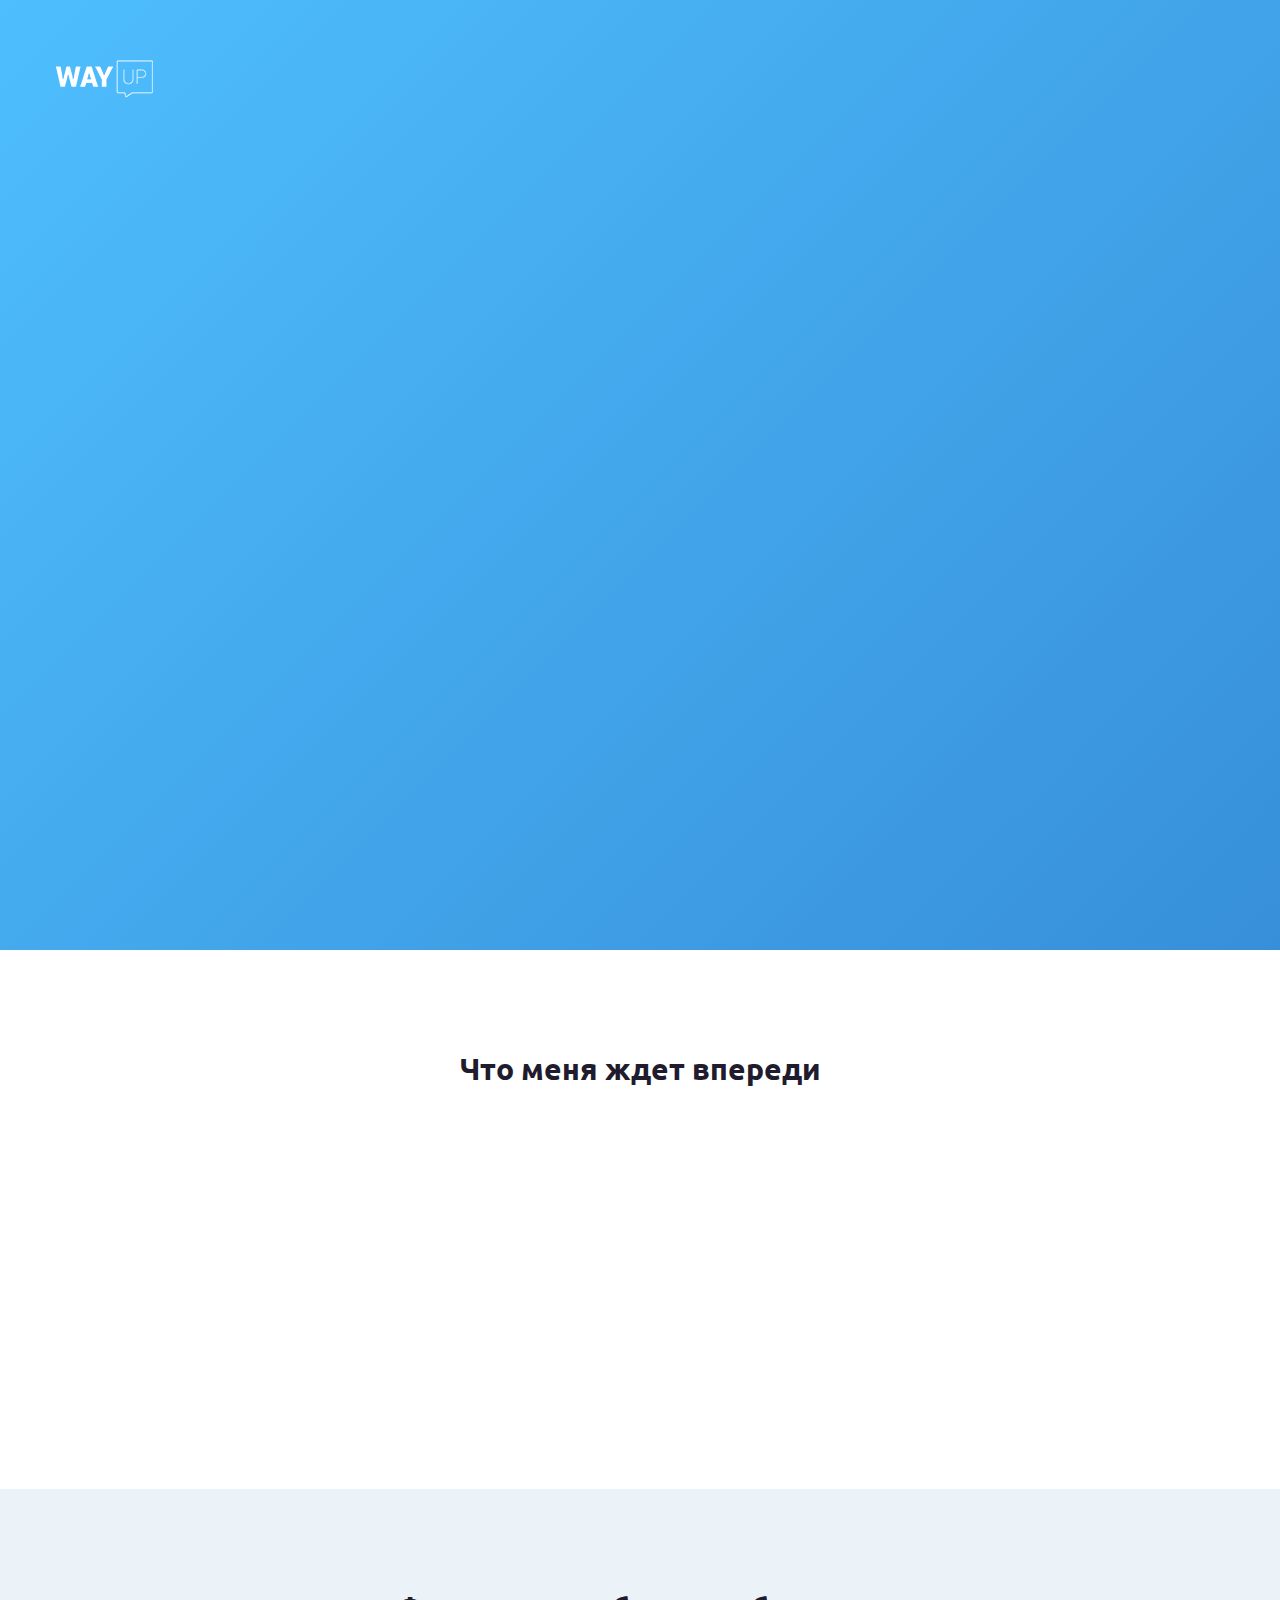
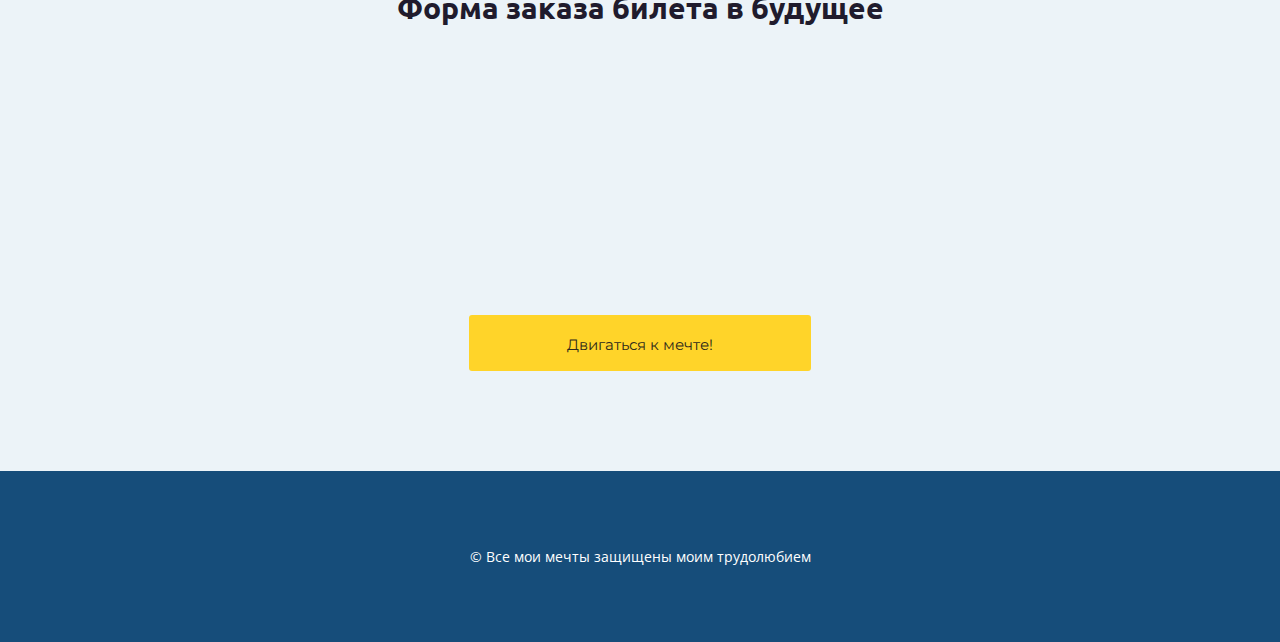
<file: project_6/index.html>
<!DOCTYPE html>
<html lang="en">
<head>
	<meta charset="UTF-8">
	<title>третье_ДЗ</title>
	<meta name="viewport" content="width=device-width, initial-scale=1, shrink-to-fit=no">
	<link href="https://fonts.googleapis.com/css?family=Montserrat:900,700|Open+Sans|Ubuntu:400,700&display=swap&subset=cyrillic" rel="stylesheet">
	<link rel="stylesheet" href="css/animate.css">
	<link rel="stylesheet" href="css/style.css">
</head>
<body>
	<header id="header" class="header">
		<div class="container">
			<img src="images/logo.png" alt="wayup" class="logo">
			 <div class="wrapper">
				<div class="offer animated fadeInLeft">
					<h1 class="title">
						С помощью верстки я создам ту жизнь, о которой  <span>мечтаю!</span>
					</h1>
					<p class="intro">
						Мои стремления + настойчивость позволят мне достичь чего угодно. Я не верю в это. Я знаю это на 100%. Меня не остановить!
					</p>
					<a href="#" class="btn">Двигаться к мечте!</a>
				</div>

				<img src="images/travel.png" alt="travel" class="travel animated fadeInRight">
			</div>
		</div>
	</header>

	
	<section id="learn" class="learn">
		<div class="container">
			<h2 class="section-title">
			Что меня ждет впереди
			</h2>
			<div class="targets">
				
				<div class="target clock animated">
					<img src="images/icon1.png" alt="watch" class="watch">
					<h3 class="target-title">
						Свободное время
					</h3>
					<p class="target-text">
						Мне нужно свободное время на семью и самое настоящее
					</p>
				</div>
				
				<div class="target travelling animated">
					<img src="images/icon2.png" alt="palm" class="palm">
					<h3 class="target-title">
						Яркие путешествия
					</h3>
					<p class="target-text">
						Работать откуда угодно - что может быть лучше?
					</p>
				</div>
				
				<div class="target value animated">
					<img src="images/icon3.png" alt="rocket" class="rocket">
					<h3 class="target-title">
						Создание ценности
					</h3>
					<p class="target-text">
						Нет ничего сильнее, чем жить не просто так, создавая ценность
					</p>
				</div>
			</div>
		</div>
	</section>

	<section id="mail" class="mail">
		<div class="container">
			<h2 class="section-title">
				Форма заказа билета в будущее
			</h2>
			<form action="#" class="form">
				
				<input type="name" placeholder="Имя" name="name" class="input name animated" require>
				<input type="email" placeholder="E-mail" name="email" class="input email animated" require>
				<input type="phone" placeholder="Телефон" name="phone" class="input phone animated" require>
				<input type="location" placeholder="Куда я полечу в ближайшее время?" name="location" class="input location animated" require>

				<button type="submit" class="btn btn-form">
					Двигаться к мечте!
				</button>
			</form>
		</div>
	</section>

	<footer id="footer" class="footer">
		<div class="container">
			<p class="credits">© Все мои мечты защищены моим трудолюбием</p>
		</div>
	</footer>


	<script src="js/jquery-3.4.1.min.js"></script>
	<script src="js/main.js"></script>
	 
</body>
</html>
</file>
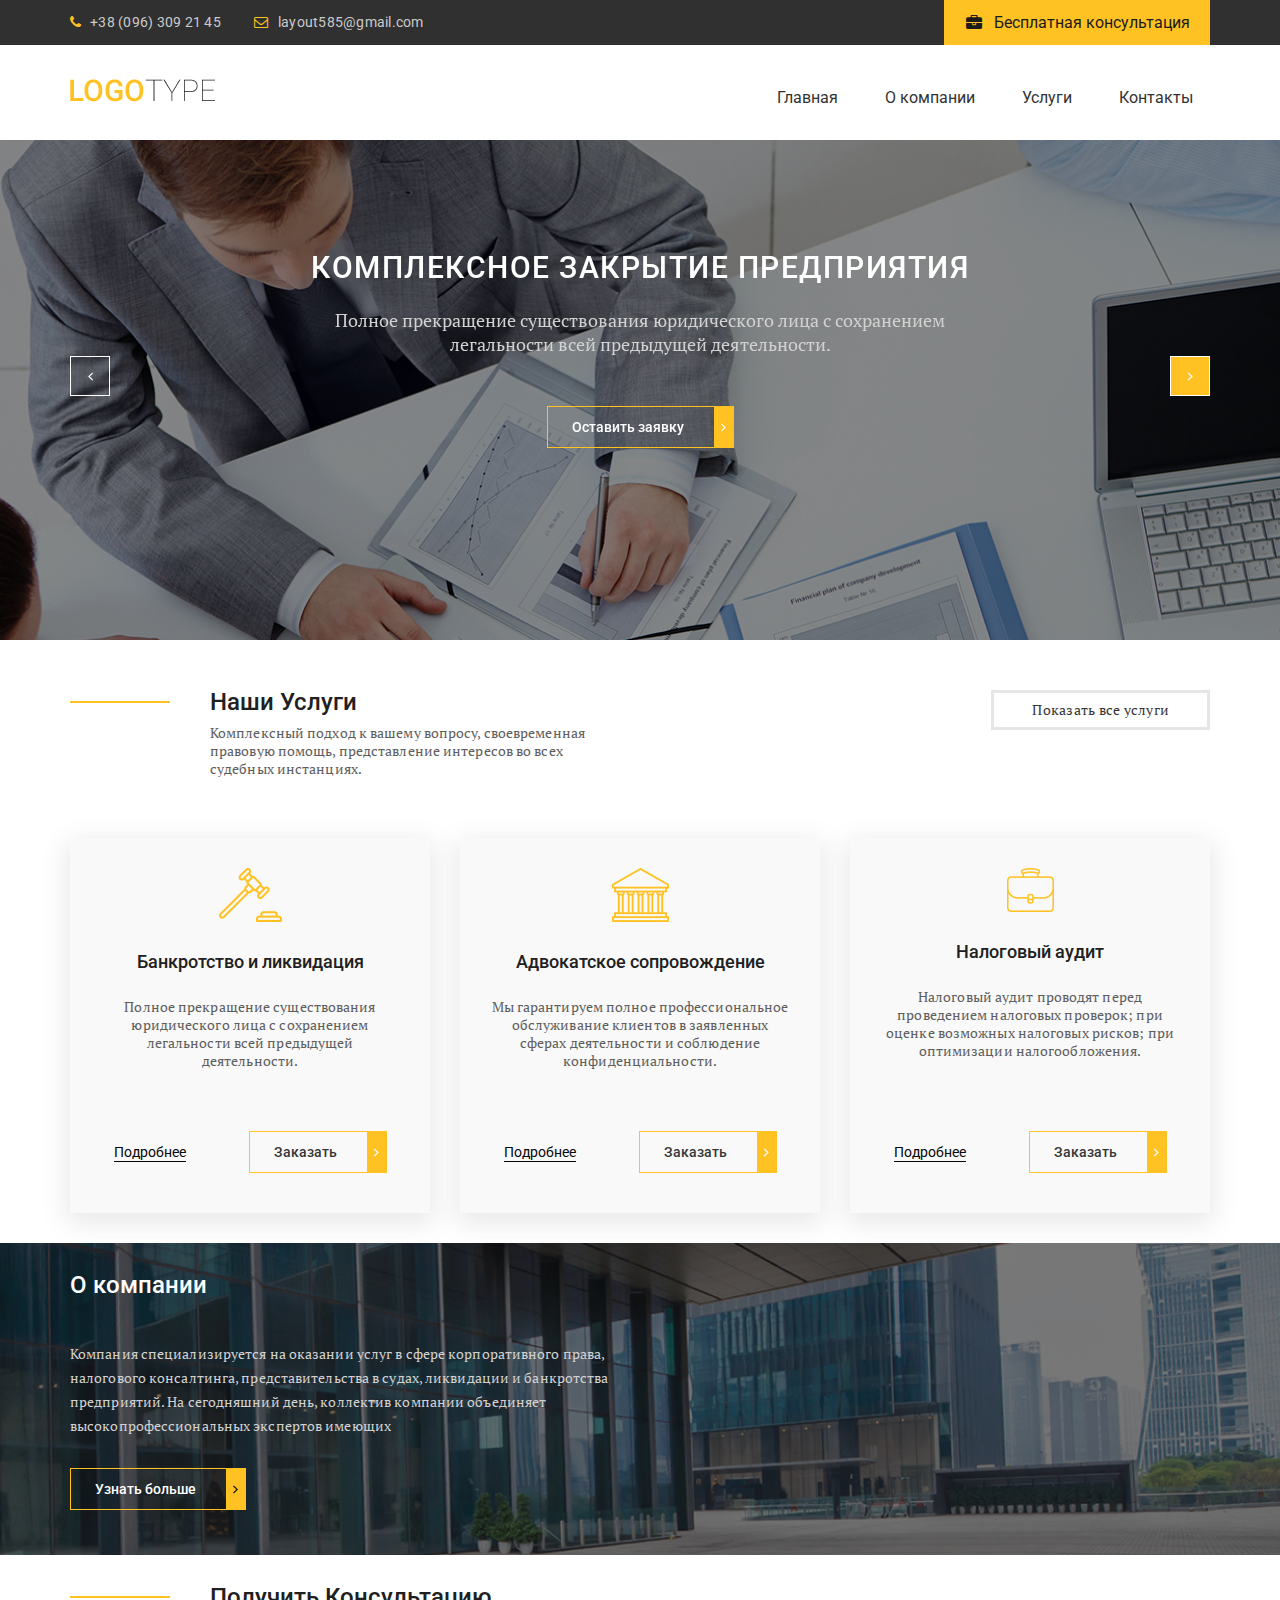
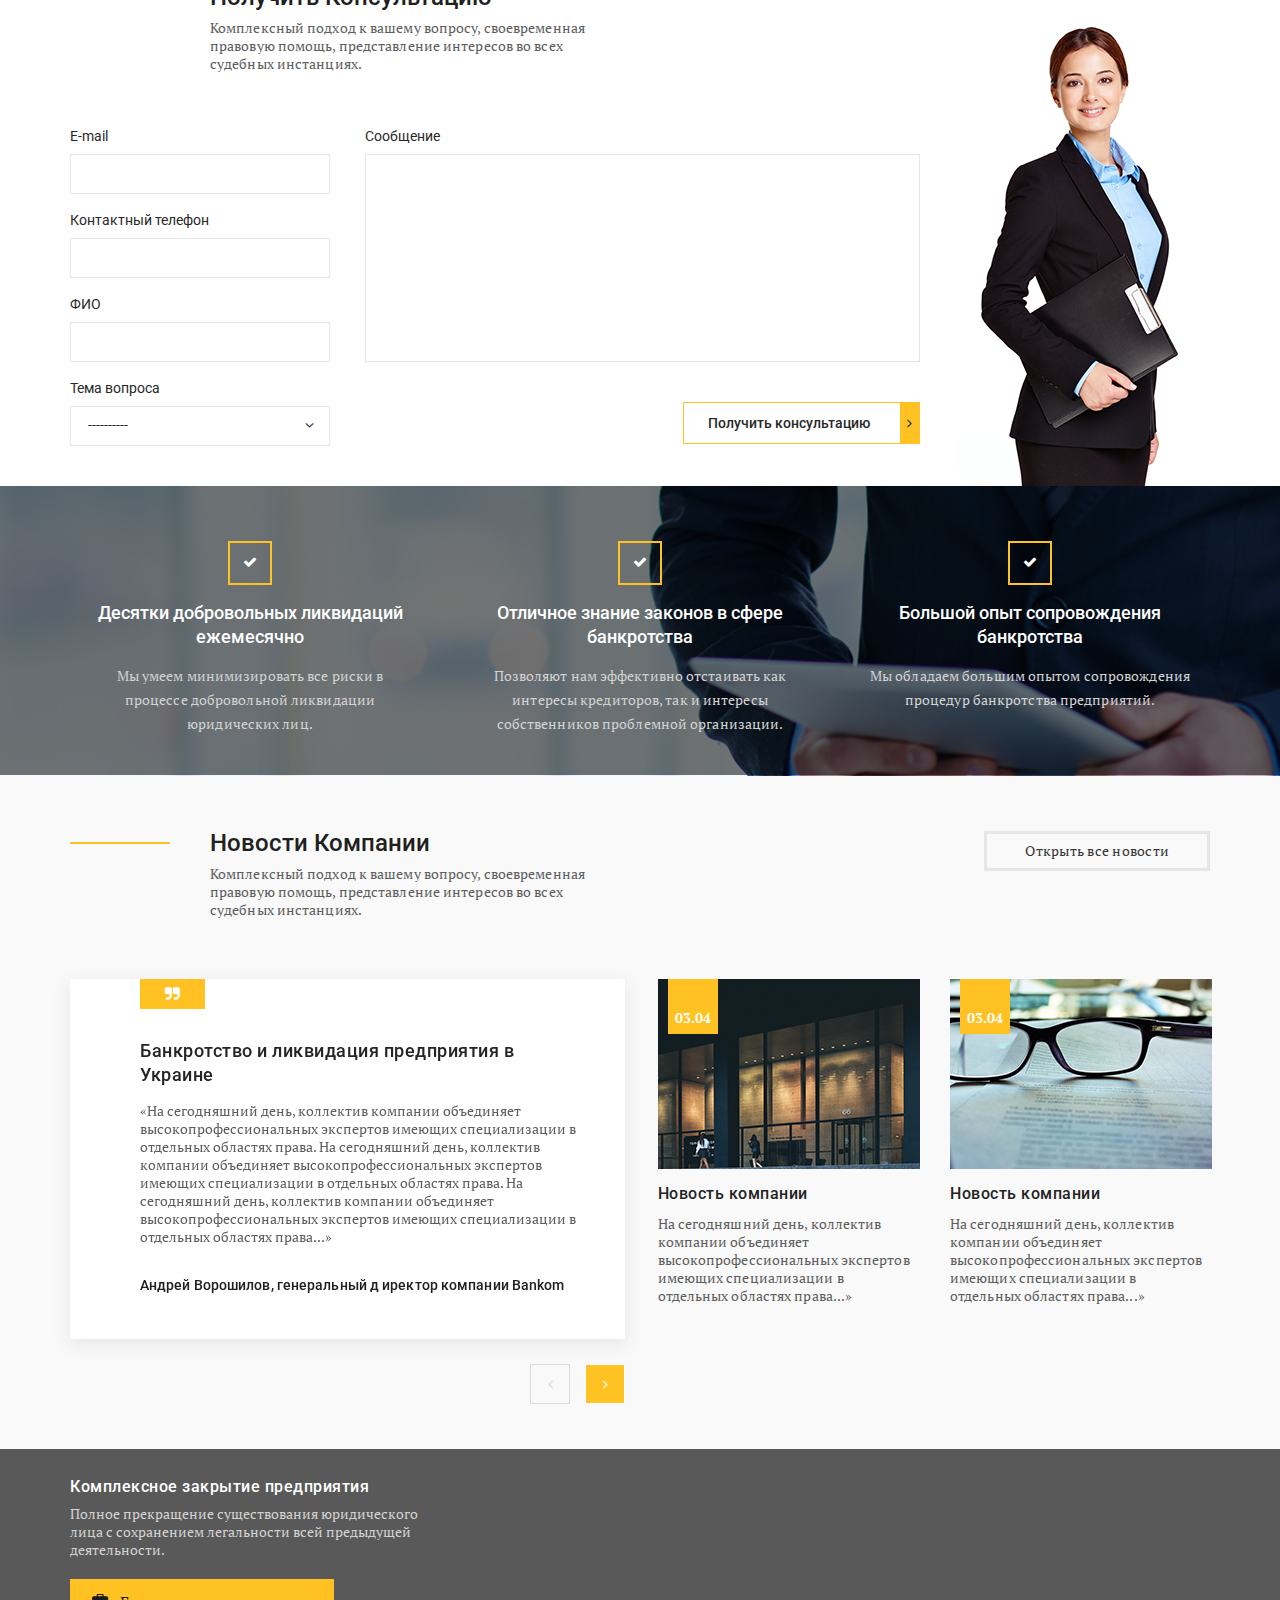
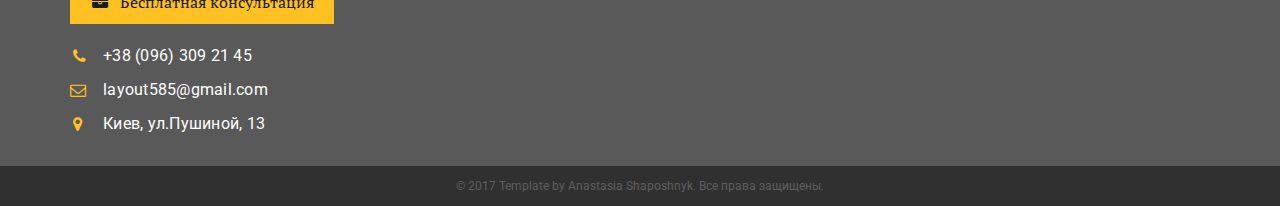
<file: project_7/index.html>
<!DOCTYPE html>
<html lang="en">
<head>
  <meta charset="UTF-8">
  <meta name="viewport" content="width=device-width, initial-scale=1.0">
  <meta http-equiv="X-UA-Compatible" content="ie=edge">
  <title>Document</title>
  <link href="https://fonts.googleapis.com/css?family=PT+Serif:400,700|Roboto:400,500&display=swap&subset=cyrillic" rel="stylesheet">
  <link rel="stylesheet" href="css/normalize.css">
  <link rel="stylesheet" href="css/fonts.css">
  <link rel="stylesheet" href="css/jquery.fancybox.min.css">
  <link rel="stylesheet" href="css/slick.css">
  <link rel="stylesheet" href="css/jquery.formstyler.css">
  
  <link rel="stylesheet" href="css/style.css">
  <link rel="stylesheet" href="css/media.css">
</head>
<body>
  <header class="header">
    <div class="header__top">
      <div class="container">
        <div class="header__contacts">
          <a class="header__phone" href="tel:380963092145">+38 (096) 309 21 45</a>
          <a class="header__email" href="#">layout585@gmail.com</a>
          <a data-fancybox data-src="#modal" href="javascript:;" class="header__btn" href="#">Бесплатная консультация</a>
        </div>
      </div>
    </div>
    <div class="header__content">
      <div class="container">
        <div class="header__content-inner">
          <div class="header__logo">
            <a href="#">
              <img src="img/logo.png" alt="">
            </a>
          </div>
          <nav class="menu">
            <div class="header__btn-menu">
              <span class="icon-bars"></span>
            </div>
            <ul>                               
              <li><a href="#">Главная</a></li>
              <li><a href="#">О компании</a></li>
              <li><a href="#">Услуги</a></li>
              <li><a href="#">Контакты</a></li>
            </ul>
          </nav>
        </div>
      </div>
    </div>
  </header>
  
<section class="slider">
  <div class="container">
    <div class="slider__inner">

      <div class="slider__item">
        <div class="slider__item-content">
          <div class="slider__title">
            КОМПЛЕКСНОЕ ЗАКРЫТИЕ ПРЕДПРИЯТИЯ
          </div>
          <div class="slider__text">
            Полное прекращение существования юридического лица с сохранением легальности всей предыдущей деятельности.
          </div>
          <a data-fancybox data-src="#modal" href="javascript:;" class="slider__btn default-btn">
            Оставить заявку
          </a>
        </div>
      </div>

      <div class="slider__item">
        <div class="slider__item-content">
          <div class="slider__title">
            КОМПЛЕКСНОЕ ЗАКРЫТИЕ ПРЕДПРИЯТИЯ
          </div>
          <div class="slider__text">
            Полное прекращение существования юридического лица с сохранением легальности всей предыдущей деятельности.
          </div>
          <a data-fancybox data-src="#modal" href="javascript:;" class="slider__btn default-btn">
            Оставить заявку
          </a>
        </div>
      </div>

      <div class="slider__item">
        <div class="slider__item-content">
          <div class="slider__title">
            КОМПЛЕКСНОЕ ЗАКРЫТИЕ ПРЕДПРИЯТИЯ
          </div>
          <div class="slider__text">
            Полное прекращение существования юридического лица с сохранением легальности всей предыдущей деятельности.
          </div>
          <a data-fancybox data-src="#modal" href="javascript:;" class="slider__btn default-btn">
            Оставить заявку
          </a>
        </div>
      </div>

    </div>
  </div>
</section>
<section class="services">
  <div class="container">
    <div class="services__top">
      <div class="services__title-box">
        <div class="services__title">
          Наши Услуги
        </div>
        <div class="services__text">
          Комплексный подход к вашему вопросу, своевременная правовую помощь, представление интересов во всех судебных инстанциях.
        </div>
      </div>
      <div class="services__btn">
        <a href="#">
          Показать все услуги
        </a>
      </div>
    </div>
    <div class="services__items">

      <div class="services__item">
        <img src="img/about-1.png" alt="">
        <div class="services__item-title">
          Банкротство и ликвидация
        </div>
        <div class="services__item-text">
          Полное прекращение существования юридического лица с сохранением легальности всей предыдущей деятельности.
        </div>
        <div class="services__item-btn">
          <a class="services__item-link" href="#">Подробнее</a>
          <a data-fancybox data-src="#modal" href="javascript:;" class="default-btn">
            Заказать
          </a>
        </div>
      </div>

      <div class="services__item">
        <img src="img/about-2.png" alt="">
        <div class="services__item-title">
          Адвокатское сопровождение
        </div>
        <div class="services__item-text">
          Мы гарантируем полное профессиональное обслуживание клиентов в заявленных сферах деятельности и соблюдение конфиденциальности.
        </div>
        <div class="services__item-btn">
          <a class="services__item-link" href="#">Подробнее</a>
          <a data-fancybox data-src="#modal" href="javascript:;" class="default-btn">
            Заказать
          </a>
        </div>
      </div>

      <div class="services__item">
        <img src="img/about-3.png" alt="">
        <div class="services__item-title">
          Налоговый аудит
        </div>
        <div class="services__item-text">
          Налоговый аудит проводят перед проведением налоговых проверок; при оценке возможных налоговых рисков; при оптимизации налогообложения.
        </div>
        <div class="services__item-btn">
          <a class="services__item-link" href="#">Подробнее</a>
          <a data-fancybox data-src="#modal" href="javascript:;" class="default-btn">
            Заказать
          </a>
        </div>
      </div>
    </div>
  </div>
</section>


<section class="about">
  <div class="container">
    <div class="about__inner">
      <div class="about__title">
        О компании
      </div>
      <div class="about__text">
          Компания специализируется на оказании услуг в сфере корпоративного права, налогового консалтинга, представительства в судах, ликвидации и банкротства предприятий. На сегодняшний день, коллектив компании объединяет высокопрофессиональных экспертов имеющих 
      </div>
      <a href="#" class="about__btn default-btn">
          Узнать больше
      </a>
      
    </div>
  </div>
</section>

<section class="form">
  <div class="container">
    <div class="form__inner">
      <div class="form__content">
        <div class="form__title-box">
        <div class="form__title">
          Получить Консультацию
        </div>
        <div class="form__text">
          Комплексный подход к вашему вопросу, своевременная правовую помощь, представление интересов во всех судебных инстанциях.
        </div>
      </div>

      <div class="form__box">
        <form>
          <div class="form__box-inner">
            <div class="form__box-left">
              <label>
                E-mail
                <input type="text">
              </label>
              <label>
                Контактный телефон
                <input type="text">
              </label>
              <label>
                ФИО
                <input type="text">
              </label>
              <label>
                Тема вопроса
                <select>
                  <option>----------</option>
                  <option>----------</option>
                  <option>----------</option>
                  <option>----------</option>
                </select>
              </label>
            </div>
            <div class="form__box-right">
              <label>
                Сообщение
                <textarea></textarea>
              </label>
              <button class="default-btn" type="submit">
                Получить консультацию
              </button>
            </div>
          </div>
        </form>
      </div>
      </div>
    </div>
  </div>
</section>

<section class="advantages">
  <div class="container">
    <div class="advantages__inner">
      <div class="advantages__item">
        <div class="advantages__title">
          Десятки добровольных ликвидаций ежемесячно
        </div>
        <div class="advantages__text">
          Мы умеем минимизировать все риски в процессе добровольной ликвидации юридических лиц.
        </div>
      </div>
      <div class="advantages__item">
        <div class="advantages__title">
          Отличное знание законов в сфере банкротства
        </div>
        <div class="advantages__text">
          Позволяют нам эффективно отстаивать как интересы кредиторов, так и интересы собственников проблемной организации.
        </div>
      </div>
      <div class="advantages__item">
        <div class="advantages__title">
          Большой опыт сопровождения банкротства
        </div>
        <div class="advantages__text">
          Мы обладаем большим опытом сопровождения процедур банкротства предприятий.
        </div>
      </div>
    </div>
  </div>
</section>

<section class="news">
  <div class="container">
    <div class="news__top">
      <div class="news__title-box">
        <div class="news__title">
          Новости Компании
        </div>
        <div class="news__text">
          Комплексный подход к вашему вопросу, своевременная правовую помощь, представление интересов во всех судебных инстанциях.
        </div>
      </div>
      <div class="news__btn">
        <a href="#">
          Открыть все новости
        </a>
      </div>
    </div>

    <div class="news__inner">
      <div class="news__slider">
        <div class="news__slider-inner">
          <div class="news__slider-item">
            <div class="news__slider-title">
              Банкротство и ликвидация предприятия в Украине
            </div>
            <div class="news__slider-text">
              «На сегодняшний день, коллектив компании объединяет высокопрофессиональных экспертов имеющих специализации в отдельных областях права. На сегодняшний день, коллектив компании объединяет высокопрофессиональных экспертов имеющих специализации в отдельных областях права. На сегодняшний день, коллектив компании объединяет высокопрофессиональных экспертов имеющих специализации в отдельных областях права...»
            </div>
            <div class="news__slider-author">
              Андрей Ворошилов, генеральный д иректор компании Bankom
            </div>
          </div>
          <div class="news__slider-item">
            <div class="news__slider-title">
              Банкротство и ликвидация предприятия в Украине
            </div>
            <div class="news__slider-text">
              «На сегодняшний день, коллектив компании объединяет высокопрофессиональных экспертов имеющих специализации в отдельных областях права. На сегодняшний день, коллектив компании объединяет высокопрофессиональных экспертов имеющих специализации в отдельных областях права. На сегодняшний день, коллектив компании объединяет высокопрофессиональных экспертов имеющих специализации в отдельных областях права...»
            </div>
            <div class="news__slider-author">
              Андрей Ворошилов, генеральный д иректор компании Bankom
            </div>
          </div>
          <div class="news__slider-item">
            <div class="news__slider-title">
              Банкротство и ликвидация предприятия в Украине
            </div>
            <div class="news__slider-text">
              «На сегодняшний день, коллектив компании объединяет высокопрофессиональных экспертов имеющих специализации в отдельных областях права. На сегодняшний день, коллектив компании объединяет высокопрофессиональных экспертов имеющих специализации в отдельных областях права. На сегодняшний день, коллектив компании объединяет высокопрофессиональных экспертов имеющих специализации в отдельных областях права...»
            </div>
            <div class="news__slider-author">
              Андрей Ворошилов, генеральный д иректор компании Bankom
            </div>
          </div>
        </div>
      </div>
      <a href="#" class="news__blog">
        <div class="news__images">
          <img src="img/news-1.jpg" alt="">
          <div class="news__date">03.04</div>
        </div>
        <div class="news__blog-title">
          Новость компании
        </div>
        <div class="news__blog-text">
          На сегодняшний день, коллектив компании объединяет высокопрофессиональных экспертов имеющих специализации в отдельных областях права...»
        </div>
      </a>
      <a href="#" class="news__blog">
        <div class="news__images">
          <img src="img/news-2.jpg" alt="">
          <div class="news__date">03.04</div>
        </div>
        <div class="news__blog-title">
          Новость компании
        </div>
        <div class="news__blog-text">
          На сегодняшний день, коллектив компании объединяет высокопрофессиональных экспертов имеющих специализации в отдельных областях права...»
        </div>
      </a>
    </div>
  </div>
</section>

<footer class="footer">
  <div class="footer__content">
    <div class="container">
      <div class="footer__inner">
        <div class="footer__info">
          <div class="footer__title">
            Комплексное закрытие предприятия
          </div>
          <div class="footer__text">
            Полное прекращение существования юридического лица с сохранением легальности всей предыдущей деятельности.
          </div>
          <a data-fancybox data-src="#modal" href="javascript:;" class="header__btn" href="#">
            Бесплатная консультация
          </a>
          <ul class="footer__list">
            <li><a class="footer__phone" href="tel:380963092145">+38 (096) 309 21 45</a></li>
            <li><a href="#">layout585@gmail.com</a></li>
            <li><a class="footer__adress" href="#">Киев, ул.Пушиной, 13</a></li>
          </ul>
        </div>
        <div class="footer__map">
          <iframe height="250px" src="https://www.google.com/maps/embed?pb=!1m18!1m12!1m3!1d2540.124391996489!2d30.364922015731644!3d50.457408279476354!2m3!1f0!2f0!3f0!3m2!1i1024!2i768!4f13.1!3m3!1m2!1s0x40d4cc919501b4ef%3A0x71a476f68f4c8246!2z0YPQuy4g0KTQtdC-0LTQvtGA0Ysg0J_Rg9GI0LjQvdC-0LksIDEzLCDQmtC40LXQsiwgMDIwMDA!5e0!3m2!1sru!2sua!4v1575860358918!5m2!1sru!2sua" frameborder="0" style="border:0;" allowfullscreen=""></iframe>
        </div>
      </div>
    </div>
  </div>
  <div class="footer__copy">
    <div class="container">
      <div class="copy__text">
        © 2017 Template by Anastasia Shaposhnyk. Все права защищены.
      </div>
    </div>
  </div>
</footer>

<div id="modal">
   <form>
     <input type="text" placeholder="Ваше имя">
     <input type="text" placeholder="Ваш телефон">
     <input type="submit" value="Отправить">
   </form>       
</div>


<script src="https://ajax.googleapis.com/ajax/libs/jquery/3.4.1/jquery.min.js"></script>

<script src="js/jquery.fancybox.min.js"></script>

<script src="js/slick.min.js"></script>

<script src="js/jquery.formstyler.min.js"></script>

<script src="js/main.js"></script>

</body>

</html>
</file>
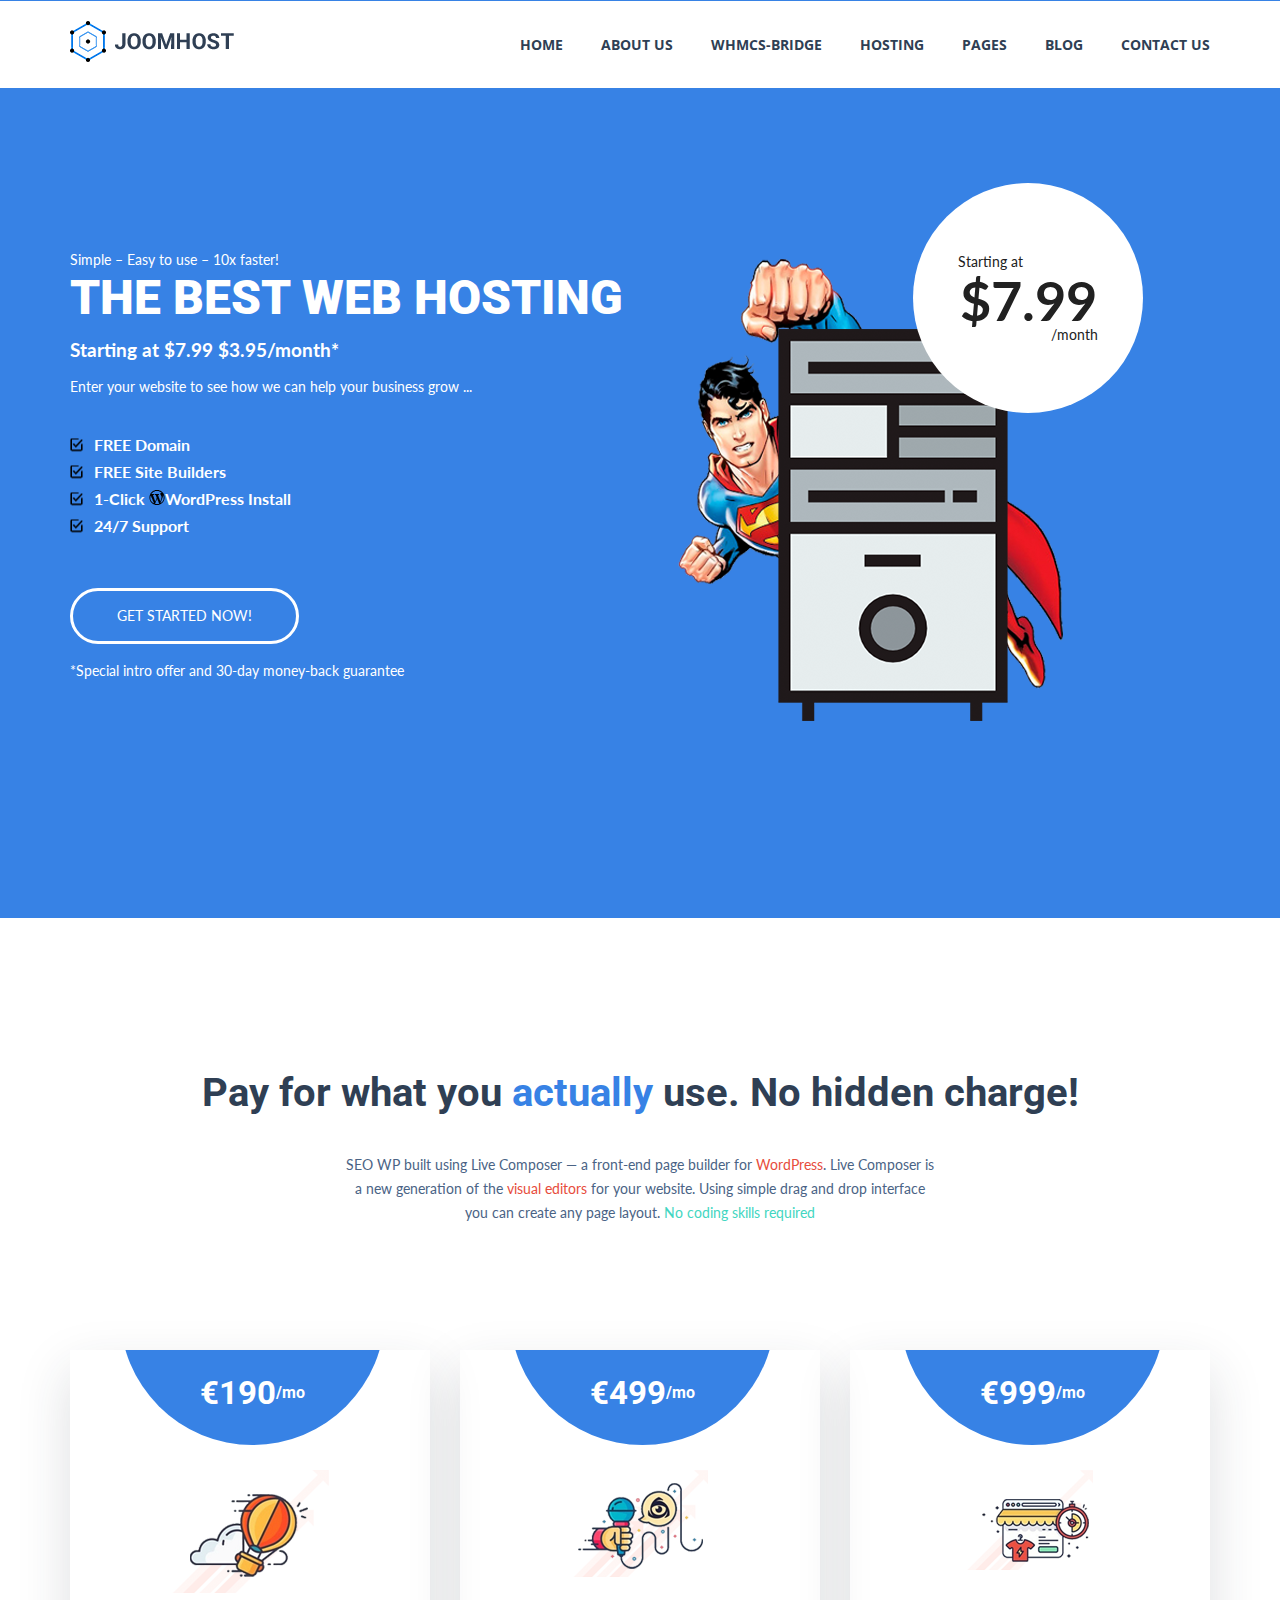
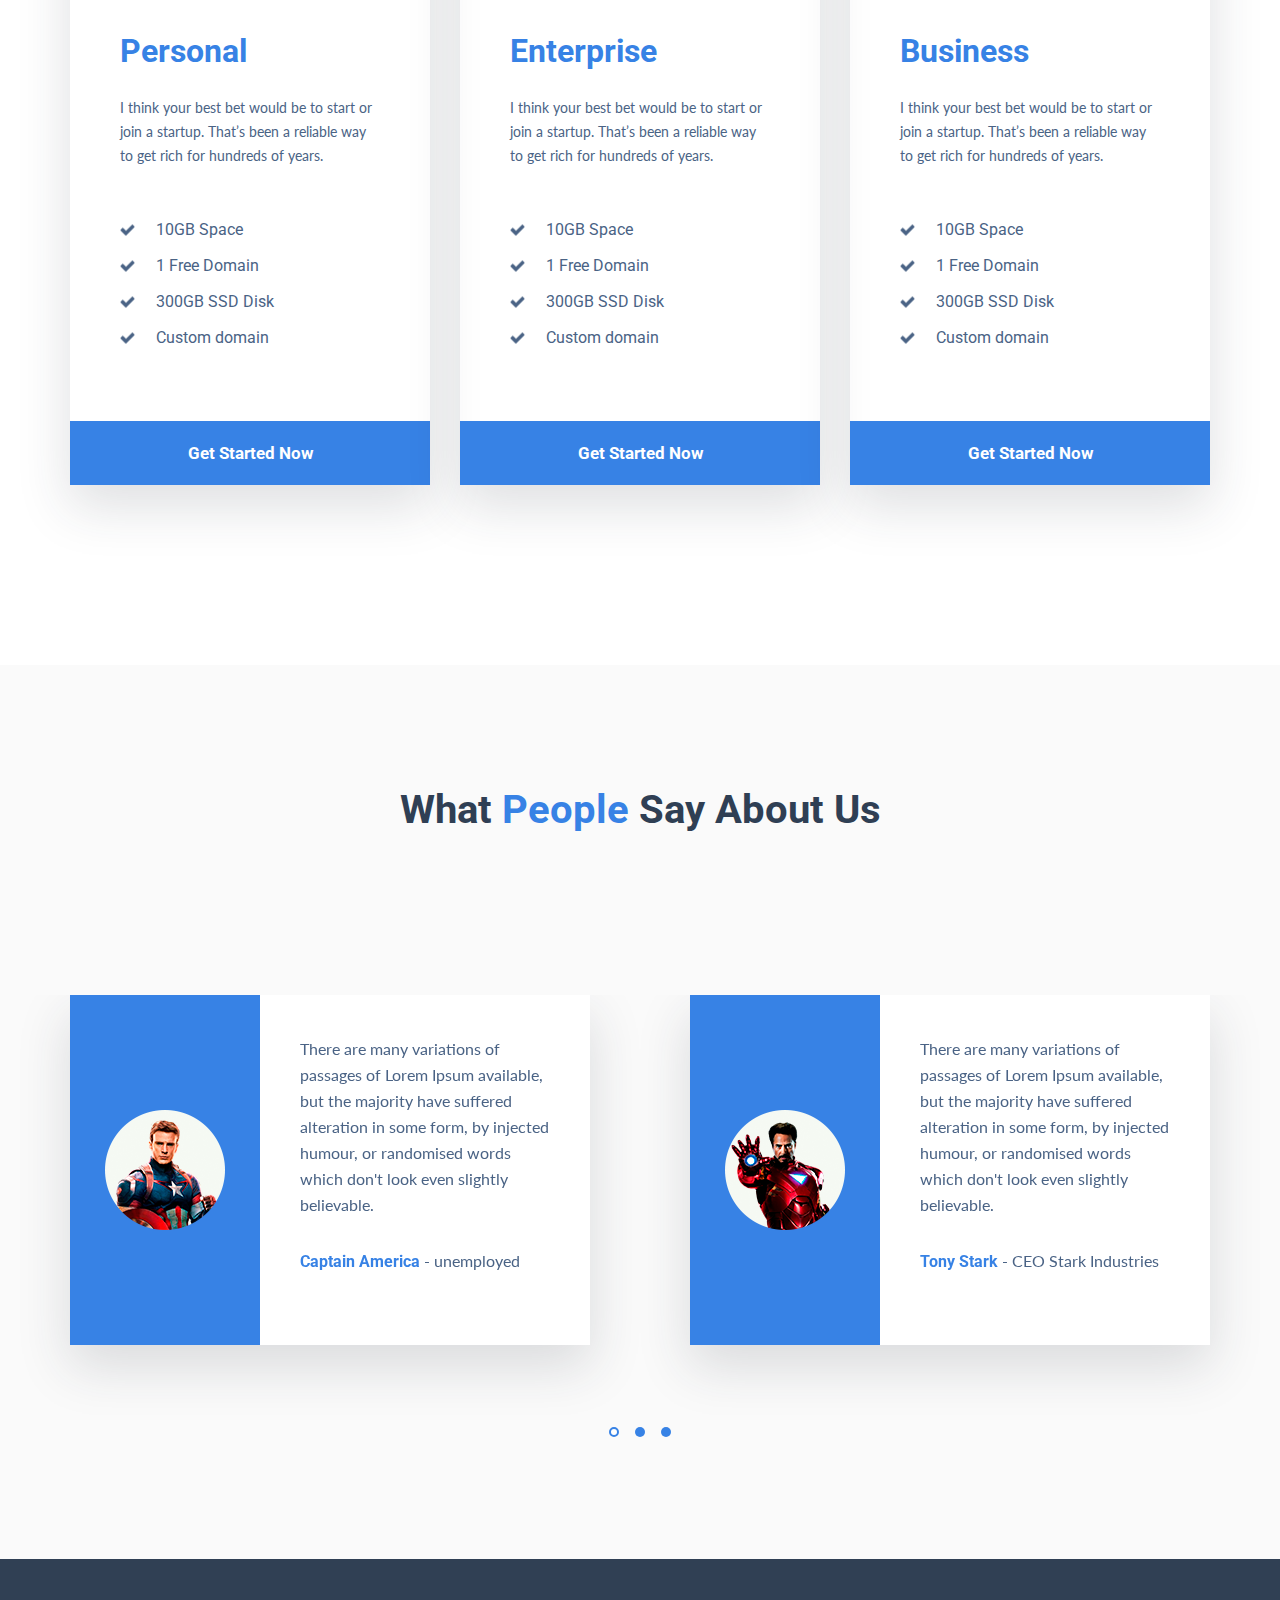
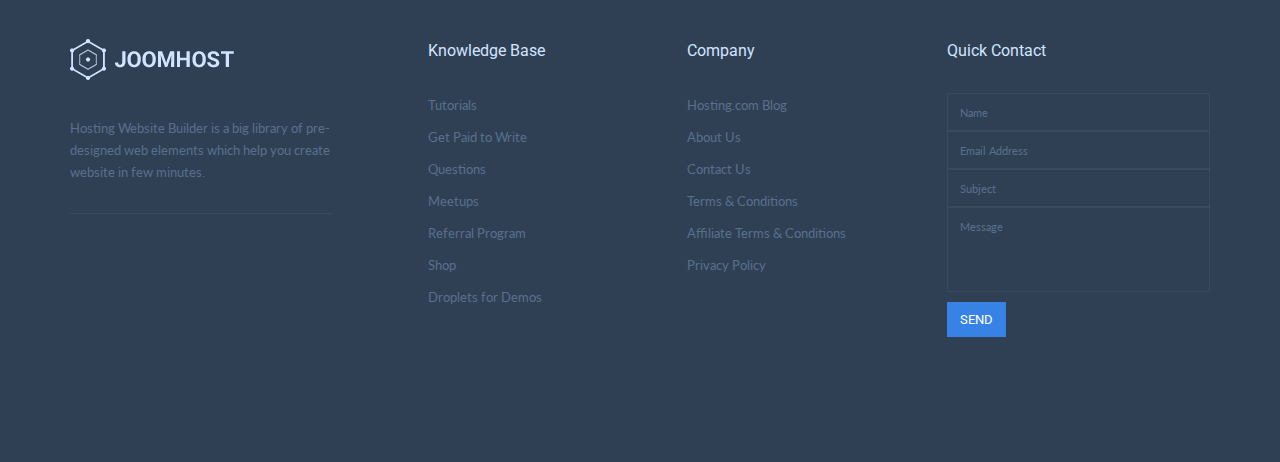
<file: project_8/index.html>
<!DOCTYPE html>
<html lang="en">
<head>
  <meta charset="UTF-8">
  <meta name="viewport" content="width=device-width, initial-scale=1.0">
  <meta http-equiv="X-UA-Compatible" content="ie=edge">
  <title>Document</title>
  <link href="https://fonts.googleapis.com/css?family=Lato:400,700|Open+Sans:700|Roboto:400,900&display=swap" rel="stylesheet">
  <link rel="stylesheet" href="css/reset.css">
  <link rel="stylesheet" href="css/slick.css">
  <link rel="stylesheet" href="css/style.css">
  <link rel="stylesheet" href="css/media.css">
</head>
<body>
  <header class="header">
      
      <div class="conteiner">
         
         <div class="header__inner">
            <div class="logo">
              <a href="#">
                  <img src="images/logo.png" alt="logo">
              </a>
            </div>
          
            <nav class="menu">
             
             <div class="btn__menu">
                 <div></div>
                 <div></div>
                 <div></div>
             </div>
             
             
              <ul class="menu__list">                     
                  <li><a href="#">HOME</a></li>
                  <li><a href="#">ABOUT US</a></li>
                  <li><a href="#">WHMCS-BRIDGE</a></li>
                  <li><a href="#">HOSTING</a></li>
                  <li><a href="#">PAGES</a></li>
                  <li><a href="#">BLOG</a></li>
                  <li><a href="#">CONTACT US</a></li>
              </ul>
            </nav>
         </div>
              
      </div>
      
  </header>
    


<section class="top">
    <div class="conteiner">
       <div class="top__inner">
        <div class="top-info">
           
            <div class="top-info__subtitle">
                Simple – Easy to use – 10x faster!
            </div>
            
            <h1 class="top-info__title">
                The Best Web Hosting
            </h1>
            
            <div class="top-info__descr">
                Starting at $7.99 $3.95/month*
                <span>Enter  your website to see how we can help your business grow ... </span>
            </div>
            
            
            
            <ul class="top-info__list">
                <li>FREE Domain</li>
                <li>FREE Site Builders</li>
                <li>1-Click <img src="images/wp-icon.png" alt="WordPress">WordPress Install</li>
                <li>24/7 Support</li>
            </ul>
            
            <a class="top-info__btn" href="#">
                Get Started Now!
            </a>
            
            <div class="top-info__btn-descr">
                *Special intro offer and 30-day money-back guarantee
            </div>
            
        </div>
        
        <div class="top-images">
            <div class="top-images__box">
                <img src="images/superman.png" alt="superman">
            
            
                <div class="top-images__circle">
                    <div class="top-images__title">
                        Starting at
                    </div>
                    <div class="top-images__price">
                        $7.99
                    </div>
                    <div class="top-images__date">
                        /month
                    </div>
                </div>
            </div>
        </div>
    </div>
    </div>
</section>

<section class="price">
    <div class="conteiner">
        <h2 class="title">
            Pay for what you <span>actually</span> use. No hidden charge!
        </h2>
        <div class="price__dscr">
            SEO WP built using Live Composer — a front-end page builder for <a href="#">WordPress</a>. Live Composer is a new generation of the <a href="#">visual editors</a> for your website. Using simple drag and drop interface you can create any page layout. <span>No coding skills required</span>
        </div>
        
        <div class="price__items">
            
            <div class="price-item">
                
                <div class="price-item__number">
                    €190<span>/mo</span>
                </div>
                
                <div class="price-item__images">
                    <img src="images/price-item1.png" alt="">
                </div>
                
                <div class="price-item__title">
                    Personal
                </div>
                
                <div class="price-item__text">
                     I think your best bet would be to start or join a startup. That’s been a reliable way to get rich for hundreds of years.
                </div>
                
                <ul class="price-item__list">
                    <li>10GB Space</li>
                    <li>1 Free Domain</li>
                    <li>300GB SSD Disk</li>
                    <li>Custom domain</li>
                </ul>
                
                <a href="#" class="price-item__btn">
                    Get Started Now
                </a>
                
            </div>
            
            
            <div class="price-item">
                
                <div class="price-item__number">
                    €499<span>/mo</span>
                </div>
                
                <div class="price-item__images">
                    <img src="images/price-item2.png" alt="">
                </div>
                
                <div class="price-item__title">
                    Enterprise
                </div>
                
                <div class="price-item__text">
                     I think your best bet would be to start or join a startup. That’s been a reliable way to get rich for hundreds of years.
                </div>
                
                <ul class="price-item__list">
                    <li>10GB Space</li>
                    <li>1 Free Domain</li>
                    <li>300GB SSD Disk</li>
                    <li>Custom domain</li>
                </ul>
                
                <a href="#" class="price-item__btn">
                    Get Started Now
                </a>
                
            </div>
            
            
            <div class="price-item">
                
                <div class="price-item__number">
                    €999<span>/mo</span>
                </div>
                
                <div class="price-item__images">
                    <img src="images/price-item3.png" alt="">
                </div>
                
                <div class="price-item__title">
                    Business
                </div>
                
                <div class="price-item__text">
                     I think your best bet would be to start or join a startup. That’s been a reliable way to get rich for hundreds of years.
                </div>
                
                <ul class="price-item__list">
                    <li>10GB Space</li>
                    <li>1 Free Domain</li>
                    <li>300GB SSD Disk</li>
                    <li>Custom domain</li>
                </ul>
                
                <a href="#" class="price-item__btn">
                    Get Started Now
                </a>
                
            </div>
            
        </div>
        
    </div>
</section>


<section class="reviews">
    <div class="conteiner">
        <div class="title">
            What <span>People</span> Say About Us
        </div>
        <div class="reviews-slider">
            
            
            <div class="reviews-slider__item">
                <div class="reviews-box">
                    <div class="reviews-box__images">
                    <img src="images/photo1.jpeg" alt="">
                    </div>
                    <div class="reviews-box__content">  
                        <div class="reviews-box__text">
                            There are many variations of passages of Lorem Ipsum available, but the majority have suffered alteration in some form, by injected humour, or randomised words which don't look even slightly believable.
                        </div>
                        <div class="reviews-box__autor">
                            <span>Captain America</span> - unemployed
                        </div>
                    </div>
                    
                </div>
            </div>
            
            
            
            
            <div class="reviews-slider__item">
                <div class="reviews-box">
                   <div class="reviews-box__images">
                    <img src="images/photo2.jpeg" alt="">
                    </div>
                    <div class="reviews-box__content">
                        <div class="reviews-box__text">
                            There are many variations of passages of Lorem Ipsum available, but the majority have suffered alteration in some form, by injected humour, or randomised words which don't look even slightly believable.
                        </div>
                        <div class="reviews-box__autor">
                            <span>Tony Stark </span> - CEO Stark Industries
                        </div>
                    </div>
                </div>
            </div>
            
            
            
            <div class="reviews-slider__item">
                <div class="reviews-box">
                    <div class="reviews-box__images">
                    <img src="images/photo1.jpeg" alt="">
                    </div>
                    <div class="reviews-box__content">  
                        <div class="reviews-box__text">
                            There are many variations of passages of Lorem Ipsum available, but the majority have suffered alteration in some form, by injected humour, or randomised words which don't look even slightly believable.
                        </div>
                        <div class="reviews-box__autor">
                            <span>Captain America</span> - unemployed
                        </div>
                    </div>
                    
                </div>
            </div>
            
            
            
            
            <div class="reviews-slider__item">
                <div class="reviews-box">
                   <div class="reviews-box__images">
                    <img src="images/photo2.jpeg" alt="">
                    </div>
                    <div class="reviews-box__content">
                        <div class="reviews-box__text">
                            There are many variations of passages of Lorem Ipsum available, but the majority have suffered alteration in some form, by injected humour, or randomised words which don't look even slightly believable.
                        </div>
                        <div class="reviews-box__autor">
                            <span>Tony Stark </span> - CEO Stark Industries
                        </div>
                    </div>
                </div>
            </div>
            
            
            
            
            <div class="reviews-slider__item">
                <div class="reviews-box">
                    <div class="reviews-box__images">
                    <img src="images/photo1.jpeg" alt="">
                    </div>
                    <div class="reviews-box__content">  
                        <div class="reviews-box__text">
                            There are many variations of passages of Lorem Ipsum available, but the majority have suffered alteration in some form, by injected humour, or randomised words which don't look even slightly believable.
                        </div>
                        <div class="reviews-box__autor">
                            <span>Captain America</span> - unemployed
                        </div>
                    </div>
                    
                </div>
            </div>
            
            
            
            
            <div class="reviews-slider__item">
                <div class="reviews-box">
                   <div class="reviews-box__images">
                    <img src="images/photo2.jpeg" alt="">
                    </div>
                    <div class="reviews-box__content">
                        <div class="reviews-box__text">
                            There are many variations of passages of Lorem Ipsum available, but the majority have suffered alteration in some form, by injected humour, or randomised words which don't look even slightly believable.
                        </div>
                        <div class="reviews-box__autor">
                            <span>Tony Stark </span> - CEO Stark Industries
                        </div>
                    </div>
                </div>
            </div>
            
            
            
        </div>
    </div>
</section>




<footer class="footer">
    <div class="conteiner">
        <div class="footer__inner">
            <div class="footer-col__logo">
                <a  class="footer__logo" href="#">
                    <img src="images/logo-white.png" alt="">
                </a>
                <div class="footer__text">
                    Hosting Website Builder is a big library of pre-designed web elements which help you create website in few minutes.
                </div>
            </div>
            <div class="footer-menu">
                <div class="footer__title">Knowledge Base</div>
                <ul class="footer__list">
                    <li><a href="#">Tutorials</a></li>
                    <li><a href="#">Get Paid to Write</a></li>
                    <li><a href="#">Questions</a></li>
                    <li><a href="#">Meetups</a></li>
                    <li><a href="#">Referral Program</a></li>
                    <li><a href="#">Shop</a></li>
                    <li><a href="#">Droplets for Demos</a></li>
                </ul>
            </div>
            <div class="footer-menu">
                <div class="footer__title">Company</div>
                <ul class="footer__list">
                    <li><a href="#">Hosting.com Blog</a></li>
                    <li><a href="#">About Us</a></li>
                    <li><a href="#">Contact Us</a></li>
                    <li><a href="#">Terms & Conditions</a></li>
                    <li><a href="#">Affiliate Terms & Conditions</a></li>
                    <li><a href="#">Privacy Policy</a></li>
                </ul>
            </div>
            <div class="footer-form">
                <div class="footer__title">Quick Contact</div>
                <form >
                    <input type="text" placeholder="Name">
                    <input type="text" placeholder="Email Address">
                    <input type="text" placeholder="Subject">
                    <textarea placeholder="Message"></textarea>
                    <button type="submit">Send</button>
                </form>
            </div>
        </div>
    </div>
</footer>




  <script src="https://ajax.googleapis.com/ajax/libs/jquery/3.4.1/jquery.min.js"></script>
  <script src="js/slick.min.js"></script>
  <script src="js/main.js"></script>
</body>
</html>
</file>
<file: css/font.css>
@font-face {
  font-family: 'icomoon';
  src:  url('../fonts/icomoon.eot?u4d66u');
  src:  url('../fonts/icomoon.eot?u4d66u#iefix') format('embedded-opentype'),
    url('../fonts/icomoon.ttf?u4d66u') format('truetype'),
    url('../fonts/icomoon.woff?u4d66u') format('woff'),
    url('../fonts/icomoon.svg?u4d66u#icomoon') format('svg');
  font-weight: normal;
  font-style: normal;
  font-display: block;
}

[class^="icon-"], [class*=" icon-"] {
  /* use !important to prevent issues with browser extensions that change fonts */
  font-family: 'icomoon' !important;
  speak: none;
  font-style: normal;
  font-weight: normal;
  font-variant: normal;
  text-transform: none;
  line-height: 1;

  /* Better Font Rendering =========== */
  -webkit-font-smoothing: antialiased;
  -moz-osx-font-smoothing: grayscale;
}

.icon-linkedin-square:before {
  content: "\f08c";
}
.icon-twitter:before {
  content: "\f099";
}
.icon-facebook:before {
  content: "\f09a";
}
.icon-facebook-f:before {
  content: "\f09a";
}
.icon-instagram:before {
  content: "\f16d";
}
</file>
<file: css/style.css>
* {
  font-family: "Roboto", sans-serif; }

body {
  min-width: 320px; }

header {
  position: relative; }

nav {
  height: 50px;
  background-color: #212121;
  position: fixed;
  width: 100%;
  z-index: 2; }

.hamburger {
  display: none; }

.menu {
  display: -webkit-box;
  display: -ms-flexbox;
  display: flex;
  -webkit-box-pack: justify;
      -ms-flex-pack: justify;
          justify-content: space-between;
  padding: 13px 70px;
  margin: 0;
  list-style: none; }
  .menu_link {
    font-size: 15px;
    color: #fff;
    font-weight: 300; }
  .menu_item {
    border-right: 2px dotted #000;
    padding-right: 28px; }
    .menu_item:last-child {
      border-right: none; }

.subheader {
  margin-top: 50px;
  position: absolute;
  width: 100%;
  height: 85px;
  background-color: rgba(0, 0, 0, 0.6); }
  .subheader_logo {
    display: block;
    min-width: 100%;
    margin-top: 15px; }
  .subheader_oficial {
    margin-top: 6px;
    font-size: 13px;
    font-weight: 400;
    color: #fff;
    opacity: 0.5; }
  .subheader_call {
    margin-top: 19px;
    font-size: 12px;
    font-weight: 300;
    color: #fff;
    text-align: right; }
  .subheader_phone {
    display: block;
    margin-top: 8px;
    font-size: 22px;
    font-weight: 400;
    color: #fff;
    text-align: right; }
  .subheader_btn {
    width: 172px;
    height: 46px;
    font-size: 14px;
    font-weight: 400;
    color: #fff;
    text-transform: uppercase;
    -webkit-box-shadow: inset 0 -3px 0 rgba(0, 0, 0, 0.12);
            box-shadow: inset 0 -3px 0 rgba(0, 0, 0, 0.12);
    border: none;
    border-radius: 4px;
    background-image: -webkit-gradient(linear, left bottom, left top, from(#1eacc7), to(#4ce2ff));
    background-image: linear-gradient(to top, #1eacc7 0%, #4ce2ff 100%);
    margin-top: 19px; }
    .subheader_btn:hover {
      background-image: none;
      background-color: #1eacc7; }

.promo {
  min-height: 800px;
  padding: 150px 0 135px;
  background: url("../img/bg_1.jpg") center center/cover no-repeat; }
  .promo_header {
    font-size: 60px;
    line-height: 60px;
    font-weight: 700;
    color: #fff;
    text-align: center; }
  .promo_subheader {
    margin-top: 22px;
    font-size: 36px;
    line-height: 36px;
    font-weight: 700;
    color: #fff;
    text-align: center; }
  .promo_descr {
    font-size: 18px;
    line-height: 24px;
    font-weight: 400;
    color: #fff;
    text-align: center;
    margin-top: 23px; }
  .promo_btn {
    display: block;
    margin: 118px auto 0;
    width: 259px;
    height: 63px;
    font-size: 18px;
    font-weight: 400;
    color: #fff;
    text-transform: uppercase;
    -webkit-box-shadow: inset 0 -3px 0 rgba(0, 0, 0, 0.12);
            box-shadow: inset 0 -3px 0 rgba(0, 0, 0, 0.12);
    border: none;
    border-radius: 4px;
    background-image: -webkit-gradient(linear, left bottom, left top, from(#1eacc7), to(#4ce2ff));
    background-image: linear-gradient(to top, #1eacc7 0%, #4ce2ff 100%); }
    .promo_btn:hover {
      background-image: none;
      background-color: #1eacc7; }

.advantages {
  min-height: 900px;
  padding: 70px 0 70px; }
  .advantages_items {
    margin-top: 40px; }
  .advantages_item {
    display: -webkit-box;
    display: -ms-flexbox;
    display: flex;
    margin-top: 35px; }
  .advantages_ico {
    padding: 10px 25px 0 35px; }
  .advantages_descr {
    max-width: 350px; }
    .advantages_descr h3 {
      font-size: 17px;
      font-weight: 400;
      color: #1eacc7;
      margin: 0; }
    .advantages_descr p {
      font-size: 15px;
      font-weight: 300;
      color: #202020;
      margin: 0; }

.label {
  display: block;
  margin: 0 auto;
  width: 112px;
  height: 24px;
  background-color: #000;
  font-size: 11px;
  font-weight: 300;
  color: #fff;
  text-transform: uppercase;
  border: none; }

.title {
  text-align: center;
  font-size: 38px;
  font-weight: 700;
  color: #000;
  text-transform: uppercase;
  margin-top: 35px; }

.mobile {
  min-height: 864px;
  padding: 48px 0 80px;
  background: url("../img/bg_pattern.jpg"); }
  .mobile .row {
    margin-top: 32px; }
  .mobile_item {
    position: relative;
    width: 320px;
    height: 280px;
    margin: 0 auto;
    margin-bottom: 19px;
    padding-top: 92px; }
    .mobile_item_1 {
      background: url("../images/uber-ico-1.png") center center/cover no-repeat; }
    .mobile_item_2 {
      background: url("../images/uber-ico-2.png") center center/cover no-repeat; }
    .mobile_item_3 {
      background: url("../images/uber-ico-3.png") center center/cover no-repeat; }
    .mobile_item_4 {
      background: url("../images/uber-ico-4.png") center center/cover no-repeat; }
    .mobile_item_5 {
      background: url("../images/uber-ico-5.png") center center/cover no-repeat; }
    .mobile_item_6 {
      background: url("../images/uber-ico-6.png") center center/cover no-repeat; }
    .mobile_item_subtitle {
      font-size: 24px;
      line-height: 31px;
      font-weight: 400;
      color: #fff;
      text-transform: uppercase;
      text-align: center; }
    .mobile_item_plus {
      display: -webkit-box;
      display: -ms-flexbox;
      display: flex;
      -webkit-box-pack: center;
          -ms-flex-pack: center;
              justify-content: center;
      -webkit-box-align: center;
          -ms-flex-align: center;
              align-items: center;
      margin: 0 auto;
      position: absolute;
      bottom: 35px;
      left: 50%;
      -webkit-transform: translateX(-50%);
              transform: translateX(-50%);
      cursor: pointer; }

.subtitle {
  margin-top: 19px;
  font-size: 17px;
  line-height: 21px;
  font-weight: 400;
  color: #222222;
  text-align: center; }

.choice {
  padding-top: 58px;
  background-color: #070716; }
  .choice .label {
    background-color: #fff;
    color: #070716; }
  .choice .title {
    color: #fff; }
  .choice .subtitle {
    color: #fff; }
  .choice_car {
    text-align: center;
    padding: 50px 0 0;
    margin: 0 0 -210px; }
  .choice_text {
    display: none; }
    .choice_text p {
      font-size: 17px;
      line-height: 24px;
      font-weight: 300;
      color: #fff;
      text-align: center; }

.choice_block {
  padding: 210px 0 122px;
  background: url("../img/bg_pattern.jpg"); }
  .choice_block p {
    font-size: 17px;
    line-height: 24px;
    font-weight: 300;
    color: #222222;
    text-align: center; }

.require {
  padding: 68px 0 84px; }
  .require_block {
    margin: 33px 0; }
    .require_block_nmb {
      margin-bottom: 0; }
  .require_title {
    font-size: 22px;
    line-height: 24px;
    font-weight: 400;
    color: #1ca8c3; }
  .require_list {
    list-style-type: none;
    padding-left: 52px;
    margin-top: 15px; }
    .require_list li {
      position: relative;
      font-size: 17px;
      line-height: 24px;
      font-weight: 300;
      color: #222222;
      margin-bottom: 15px; }
      .require_list li:before {
        content: "";
        display: block;
        position: absolute;
        left: -32px;
        top: 3px;
        width: 21px;
        height: 20px;
        background: url("../icons/check_1.png") center center/cover no-repeat; }
  .require_descr {
    font-size: 17px;
    line-height: 24px;
    font-weight: 300;
    color: #1ca8c3; }
  .require .warning .require_title {
    color: #ff5656; }
  .require .warning .require_list li:before {
    background: url("../icons/check_2.png") center center/cover no-repeat; }

.world {
  padding: 50px 0;
  min-height: 717px;
  background: url("../img/bg_2.jpg") center center/cover no-repeat; }
  .world .label {
    background-color: #ffe4e4;
    color: #070716; }
  .world .title {
    color: #fff; }
  .world .subtitle {
    color: #fff; }
  .world_block {
    font-size: 15px;
    line-height: 24px;
    font-weight: 400;
    color: #1ca8c3;
    text-transform: uppercase;
    text-align: center;
    margin-top: 486px; }

footer {
  padding: 14px 23px 39px 23px;
  border-bottom: 8px solid #070716; }

.footer_line {
  height: 4px;
  width: 299px;
  background-color: #1fbad6;
  margin: 0 auto; }

.footer_container {
  display: -webkit-box;
  display: -ms-flexbox;
  display: flex;
  -webkit-box-pack: justify;
      -ms-flex-pack: justify;
          justify-content: space-between;
  -webkit-box-align: start;
      -ms-flex-align: start;
          align-items: flex-start;
  padding-top: 32px; }
  .footer_container a {
    text-decoration: none; }

.footer_box {
  width: 33%; }
  .footer_box:nth-child(3) {
    display: -webkit-box;
    display: -ms-flexbox;
    display: flex;
    -webkit-box-pack: end;
        -ms-flex-pack: end;
            justify-content: flex-end; }

.footer_social {
  width: 160px;
  display: -webkit-box;
  display: -ms-flexbox;
  display: flex;
  -webkit-box-pack: justify;
      -ms-flex-pack: justify;
          justify-content: space-between; }

.footer_social-ico {
  display: -webkit-box;
  display: -ms-flexbox;
  display: flex;
  -webkit-box-align: center;
      -ms-flex-align: center;
          align-items: center;
  -webkit-box-pack: center;
      -ms-flex-pack: center;
          justify-content: center;
  margin: 0 4px;
  width: 32px;
  height: 32px;
  background-color: #070716;
  border-radius: 100%; }
  .footer_social-ico span {
    color: #fff; }

.footer_links {
  width: 390px;
  margin: 0 auto; }

.footer_nav-1 {
  display: -webkit-box;
  display: -ms-flexbox;
  display: flex;
  -webkit-box-pack: justify;
      -ms-flex-pack: justify;
          justify-content: space-between;
  list-style: none;
  padding: 0 10px; }
  .footer_nav-1 a {
    font-size: 15px;
    line-height: 24px;
    font-weight: 300;
    color: #070716;
    text-transform: uppercase; }

.footer_nav-2 {
  display: -webkit-box;
  display: -ms-flexbox;
  display: flex;
  -webkit-box-pack: justify;
      -ms-flex-pack: justify;
          justify-content: space-between;
  list-style: none;
  margin-top: 10px; }
  .footer_nav-2 a {
    font-size: 11px;
    line-height: 24px;
    font-weight: 300;
    color: #999999;
    text-transform: uppercase; }

.footer_lang {
  text-align: center;
  font-size: 11px;
  line-height: 24px;
  font-weight: 400;
  color: #1fbad6;
  text-transform: uppercase;
  margin-top: 19px; }

.xs-visible {
  display: none; }

@media (max-width: 1200px) {
  .menu_item {
    padding-right: 20px; }
  .menu_link {
    font-size: 13px; }

  .promo_header {
    font-size: 50px; }
  .promo_subheader {
    font-size: 30px; }

  .footer_container {
    -webkit-box-orient: vertical;
    -webkit-box-direction: normal;
        -ms-flex-direction: column;
            flex-direction: column; }

  .footer_box {
    width: 100%;
    display: -webkit-box;
    display: -ms-flexbox;
    display: flex;
    -webkit-box-pack: center;
        -ms-flex-pack: center;
            justify-content: center; }
    .footer_box:nth-child(1) {
      -webkit-box-ordinal-group: 2;
          -ms-flex-order: 1;
              order: 1; }
    .footer_box:nth-child(3) {
      -webkit-box-ordinal-group: 3;
          -ms-flex-order: 2;
              order: 2; }

  .footer_social {
    margin: 0 auto;
    margin-top: 20px; }

  .footer_mobile {
    margin: 0 auto;
    margin-top: 20px; } }
@media (max-width: 991px) {
  .menu_item {
    padding-right: 8px; }
  .menu_link {
    font-size: 10px; }

  .subheader_logo img {
    width: 100%; }
  .subheader_oficial {
    font-size: 11px; }
  .subheader_phone {
    font-size: 18px; }
  .subheader_btn {
    margin-top: 21px;
    height: 40px;
    width: 100%; }

  .promo_header {
    font-size: 40px; }
  .promo_subheader {
    font-size: 25px; }

  .advantages_item {
    -webkit-box-orient: vertical;
    -webkit-box-direction: normal;
        -ms-flex-direction: column;
            flex-direction: column;
    -webkit-box-align: center;
        -ms-flex-align: center;
            align-items: center; }
  .advantages_ico {
    padding: 0; }
  .advantages_descr {
    margin-top: 20px; }

  .choice_car img {
    width: 100%; } }
@media (max-width: 767px) {
  .menu {
    position: fixed;
    -webkit-box-orient: vertical;
    -webkit-box-direction: normal;
        -ms-flex-direction: column;
            flex-direction: column;
    -webkit-box-pack: center;
        -ms-flex-pack: center;
            justify-content: center;
    -webkit-box-align: center;
        -ms-flex-align: center;
            align-items: center;
    top: 0;
    left: -100%;
    width: 50%;
    height: 100vh;
    padding: 20px 15px;
    background-color: rgba(0, 0, 0, 0.8);
    -webkit-transition: 0.6s all;
    transition: 0.6s all; }
    .menu_active {
      left: 0; }
    .menu_item {
      padding-right: 0;
      border: none;
      margin: 10px 0; }
    .menu_link {
      font-size: 20px; }

  .hamburger {
    display: block;
    position: absolute;
    right: 10px;
    top: 50%;
    -webkit-transform: translateY(-50%);
            transform: translateY(-50%);
    width: 26px;
    height: 12px; }
    .hamburger span {
      display: block;
      height: 2px;
      width: 100%;
      background-color: #fff;
      margin-bottom: 2px;
      -webkit-transition: 0.5s all;
      transition: 0.5s all; }
    .hamburger_active span {
      margin-bottom: -2px; }
      .hamburger_active span:nth-child(1) {
        -webkit-transform: translateY(3px) rotate(-45deg);
                transform: translateY(3px) rotate(-45deg); }
      .hamburger_active span:nth-child(2) {
        display: none; }
      .hamburger_active span:nth-child(3) {
        -webkit-transform: translateY(3px) rotate(45deg);
                transform: translateY(3px) rotate(45deg); }

  .xs-hidden {
    display: none; }

  .xs-visible {
    display: block; }

  .subheader_phone {
    display: block;
    margin-top: 10px;
    font-size: 16px;
    font-weight: 400;
    color: #fff;
    text-transform: uppercase;
    text-align: center; }
  .subheader_btn {
    display: block;
    width: 200px;
    height: 40px;
    margin: 0 auto;
    margin-top: 3px; }

  .promo_header {
    line-height: 45px; }

  .choice .title,
  .choice .subtitle {
    display: none; }
  .choice_car {
    margin: 0 0 -134px; }
  .choice_block {
    padding: 134px 0 100px; } }
@media (max-width: 575px) {
  nav {
    height: 30px; }

  .subheader {
    height: 60px;
    top: 30px;
    margin-top: 0; }
    .subheader_oficial {
      display: none; }
    .subheader_logo {
      margin-top: 17px; }
    .subheader_phone {
      font-size: 12px;
      font-weight: 400;
      text-transform: uppercase;
      margin-top: 5px; }
    .subheader_btn {
      width: 110px;
      height: 22px;
      font-size: 10px;
      margin-top: 9px; }

  .promo {
    min-height: 400px;
    padding: 140px 0 35px; }
    .promo_descr {
      display: none; }
    .promo_header {
      font-size: 30px;
      padding: 0 20px;
      line-height: 35px; }
    .promo_subheader {
      font-size: 20px;
      margin-top: 33px;
      padding: 0 10px;
      line-height: 30px; }
    .promo_btn {
      width: 210px;
      height: 50px;
      margin-top: 72px; }

  .menu {
    width: 85%; }
    .menu_item {
      width: 100%;
      text-align: center; }
    .menu_link {
      display: block; }

  .advantages {
    padding: 22px 0 36px; }
    .advantages_items {
      margin-top: 0; }
    .advantages_item {
      margin-top: 26px; }
    .advantages_ico {
      padding: 0;
      width: 100px;
      height: 100px; }
      .advantages_ico img {
        width: 100%; }
    .advantages_descr {
      width: 100%;
      margin-top: 27px; }

  .title {
    font-size: 16px;
    margin-top: 15px;
    line-height: 16px; }

  .subtitle {
    display: block;
    width: 290px;
    margin: 0 auto;
    font-size: 14px;
    line-height: 16px;
    margin-top: 5px; }

  .mobile_item {
    width: 290px;
    height: 255px; }

  .mobile_item_subtitle {
    font-size: 18px;
    padding: 0 40px; }

  .choice {
    padding-top: 26px; }
    .choice_block {
      display: none; }
    .choice_car {
      margin: 0; }
    .choice_text {
      display: block;
      padding: 20px 0 35px; }

  .require_block {
    margin: 20px 0; }
  .require_title {
    font-size: 16px; }
  .require_list {
    padding-left: 33px;
    margin-top: 10px; }
    .require_list li {
      position: relative;
      font-size: 14px;
      margin-bottom: 10px; }
  .require_descr {
    font-size: 14px; }

  .world {
    min-height: 360px;
    padding: 25px 0 35px; }
    .world_block {
      margin-top: 215px; }

  .footer_container {
    padding-top: 20px; }
  .footer_line {
    width: 250px; }
  .footer_nav-1 {
    padding: 0; }
    .footer_nav-1 a {
      font-size: 14px;
      text-align: center;
      letter-spacing: -0.04em; }
  .footer_nav-2 {
    -ms-flex-wrap: wrap;
        flex-wrap: wrap; }
    .footer_nav-2 a {
      -webkit-box-flex: 50%;
          -ms-flex: 50%;
              flex: 50%;
      text-align: center;
      font-size: 13px;
      line-height: 15px;
      margin: 5px 0; }
  .footer_mobile {
    display: -webkit-box;
    display: -ms-flexbox;
    display: flex; }
    .footer_mobile a {
      margin: 0 5px; }
      .footer_mobile a img {
        max-width: 100%; }
  .footer_box:nth-child(3) {
    -webkit-box-pack: justify;
        -ms-flex-pack: justify;
            justify-content: space-between; }
  .footer_lang {
    margin-top: 10px; } }

/*# sourceMappingURL=style.css.map */
</file>
<file: CV_Sergey_Balakirev/css/style.css>
body {
    background-color: #fff;
    line-height: 1.2;
    font-size: 18px;
    font-family: 'Roboto', sans-serif;
}

.global-container {
    max-width: 1230px;
    padding: 15px;
    margin: 0 auto;
    display: flex;
}

.header {
    padding-top: 40px;
}

.main {
    display: flex;
    flex-direction: column;
    width: 100%;
}

.aside {
    max-width: 400px;
    width: 100%;
    min-height: 100%;
    background-color: rgb(12 97 38);
}

.contacts {
    padding: 50px 20px;
    text-align: center;
    height: 50%;
    display: flex;
    flex-direction: column;
    justify-content: space-around;
}

.socials__title {
    display: block;
    text-transform: uppercase;
    color: #ccc;
    font-size: 14px;
}

.socials__inner {
    width: 300px;
    padding: 20px;
    display: flex;
    flex-wrap: wrap;
    justify-content: space-between;
    margin: 0 auto;
}

.contacts__top-link {
    display: block;
    color: #fff;
    font-size: 18px;
    font-weight: 300;
    margin-bottom: 10px;
    position: relative;
    transition: color 0.2s;
}

.contacts__top-link:hover {
    color: rgb(84 236 152);
}


:where(.contact__phone, .contact__email):before {
    display: block;
    width: 26px;
    height: 26px;
    position: absolute;
    top: 0;
    left: 25px;
}

.contact__phone::before {
    content: url('../images/SVG/mobile.svg');
}

.contact__email::before {
    content: url('../images/SVG/envelope-o.svg');
}


.socials__link {
    transition: transform 0.3s;
}

.socials__link:hover {
    transform: scale(1.1);
}

.title {
    margin-bottom: 30px;
    text-align: center;
}

.subtitle {
    margin-bottom: 20px;
}

.top {
    padding: 19px 35px;
}

.skills {
    margin-bottom: 22px;
}

.skills-punkt {
    margin-bottom: 14px;
    margin-left: 35px;
    position: relative;
}

.skills-punkt::before {
    content: '.';
    font-size: 72px;
    position: absolute;
    left: -30px;
    top: -54px;
    color: rgb(239 119 202);
}

.skills-punkt a {
    text-decoration: none;
}

.skills-punkt a:hover {
    color: rgb(239 119 202);
}

.bottom {
    background-color: rgb(255 228 241);
    padding: 50px 35px;
}

.experience-position {
    display: flex;
    align-items: center;
    margin-bottom: 12px;
}

.education.skills {
    margin-bottom: 50px;
}

.experience__box {
    border-bottom: 1px solid rgb(255, 255, 255);
    padding-bottom: 4px;
}

.experience__link {
    margin-left: 20px;
    font-weight: 600;
    margin-left: auto;
    transition: color 0.2s;
    color: rgb(12 97 38);
}

.experience__link:hover {
    color: rgb(239 119 202);
}



@media (max-width: 1200px) {
    .global-container {
        padding: 0;
    }
}

@media (max-width: 730px) {
    .aside {
        max-width: 250px;
    }

    .socials {
        display: flex;
        flex-direction: column;
        align-items: center;
    }

    .contacts {
        min-height: 200px;
        flex-direction: column;
        align-items: center;
    }

    :where(.contact__phone, .contact__email):before {
        left: -33px;
    }

    .socials__inner {
        justify-content: space-evenly;
    }

    .socials__link {
        width: 26px;
        height: 26px;
    }
}

@media (max-width: 570px) {

    .aside {
        max-width: 100%;
    }

    .global-container {
        flex-direction: column;
    }

    .my-photo {
        width: 100%;
        height: auto;
    }

    .contacts {
        min-height: auto;
        padding: 30px 20px 15px;
    }



}
</file>
<file: planr/css/style.css>
@font-face {
	font-family: 'Intro Book';
	src: url('../fonts/Intro-Book.woff2') format('woff2'),
		url('../fonts/Intro-Book.woff') format('woff');
	font-weight: 400;
	font-style: normal;
	font-display: swap;
}

@font-face {
	font-family: 'Intro';
	src: url('../fonts/Intro-Bold.woff2') format('woff2'),
		url('../fonts/Intro-Bold.woff') format('woff');
	font-weight: 700;
	font-style: normal;
	font-display: swap;
}

@font-face {
	font-family: 'Intro';
	src: url('../fonts/Intro-Black.woff2') format('woff2'),
		url('../fonts/Intro-Black.woff') format('woff');
	font-weight: 900;
	font-style: normal;
	font-display: swap;
}

@font-face {
	font-family: 'Intro';
	src: url('../fonts/Intro-Regular.woff2') format('woff2'),
		url('../fonts/Intro-Regular.woff') format('woff');
	font-weight: 400;
	font-style: normal;
	font-display: swap;
}

@font-face {
	font-family: 'Intro Book';
	src: url('../fonts/Intro-Book-Italic.woff2') format('woff2'),
		url('../fonts/Intro-Book-Italic.woff') format('woff');
	font-weight: 400;
	font-style: italic;
	font-display: swap;
}



html {
	box-sizing: border-box;
}

*,
*::before,
*::after {
	box-sizing: inherit;
}

html,
body {
	min-height: 100%;
	position: relative;
	overflow-x: hidden;
}

body {
	font-family: 'Intro Book';
	font-size: 18px;
	line-height: 28px;
	color: #787171;
	font-weight: 400;
	background-color: #EDF0F7;
}

.container {
	max-width: 1140px;
	margin: 0 auto;
	padding: 0 15px;
}

.header {
	background-color: #fff;
	height: 93px;
}

.header__top {
	display: flex;
	justify-content: space-between;
	align-items: center;
}

.logo {
	height: 93px;
}

.menu {
	margin-left: auto;
	margin-right: 37px;
}

.menu__list {
	display: flex;
	justify-content: space-between;
	align-items: center;
}

.menu__item {
	margin-left: 48px;
}

.menu__item a {
	font-weight: 400;
	font-size: 18px;
	line-height: 28px;
	color: #3D3131;
	text-decoration: none;
	transition: all .3s;
}

.menu__item a:hover {
	color: #8033FD;
}


.wrapper .title {
	font-weight: 700;
	font-size: 24px;
	color: #fff;
}

.select_wrap {
	width: 110px;
	margin: 15px auto;
	position: relative;
	user-select: none;
}

.select_wrap .default_option {
	background: #fff;
	border-radius: 5px;
	position: relative;
	cursor: pointer;
}

.select_wrap .default_option li {
	padding: 10px 20px;
}

.select_wrap .default_option:before {
	content: '';
	position: absolute;
	display: block;
	width: 14px;
	height: 8px;
	background-image: url(../images/down-arrow.png);
	background-repeat: no-repeat;
	background-size: cover;
	background-position: center;
	right: 0;
	top: 40%;
}

.select_wrap .select_ul {
	position: absolute;
	top: 55px;
	left: 0;
	width: 100%;
	background: #fff;
	border-radius: 5px;
	display: none;
}

.select_wrap .select_ul li {
	padding: 10px 20px;
	cursor: pointer;
}

.select_wrap .select_ul li:first-child:hover {
	border-top-left-radius: 5px;
	border-top-right-radius: 5px;
}

.select_wrap .select_ul li:last-child:hover {
	border-bottom-left-radius: 5px;
	border-bottom-right-radius: 5px;
}

.select_wrap .select_ul li:hover {
	background: #fff4dd;
}

.select_wrap .option {
	display: flex;
	align-items: center;
	text-transform: uppercase;
}

.select_wrap .option .icon {
	background: url('../images/en.png') no-repeat 0 0;
	width: 24px;
	height: 24px;
	margin-right: 15px;
}


.select_wrap .option.en .icon {
	background: url('../images/en.png') no-repeat 0 0;
}

.select_wrap .option.de .icon {
	background: url('../images/de.png') no-repeat 0 0;
}


.select_wrap.active .select_ul {
	display: block;
}

.select_wrap.active .default_option:before {
	transform: rotate(-180deg);
}


.header-btn {
	width: 226px;
	height: 48px;
	background-color: #8033FD;
	color: #fff;
	border-radius: 10px;
	font-family: 'Intro';
	font-weight: 700;
	font-size: 18px;
	line-height: 24px;
	border: none;
	cursor: pointer;
	position: relative;
	transition: all .5s;
	overflow: hidden;
}

.header-btn:after {
	content: "";
	display: block;
	width: 20px;
	height: 300px;
	opacity: .7;
	margin-left: 60px;
	background: #fff;
	position: absolute;
	left: -40px;
	top: -150px;
	z-index: 1;
	-webkit-transform: rotate(45deg);
	transform: rotate(45deg);
	-webkit-transition: all 0.5s;
	transition: all 0.5s;
	-webkit-animation-name: slideme;
	animation-name: slideme;
	-webkit-animation-duration: 5s;
	animation-duration: 5s;
	-webkit-animation-delay: 0.5s;
	animation-delay: 0.5s;
	-webkit-animation-timing-function: ease-in-out;
	animation-timing-function: ease-in-out;
	-webkit-animation-iteration-count: infinite;
	animation-iteration-count: infinite;
}

@keyframes slideme {
	0% {
		left: -30px;
		margin-left: 0px;
	}

	30% {
		left: 110%;
		margin-left: 80px;
	}

	100% {
		left: 110%;
		margin-left: 80px;
	}
}

.header-btn:hover {
	color: #8033FD;
	background-color: #3D3131;
}







.about {
	text-align: center;
	padding-top: 60px;
	margin-bottom: 84px;
}

.about__container {
	max-width: 1260px;
	margin: 0 auto;
	padding: 0 15px;
}

.about h1,
.about h2,
.title {
	font-family: Intro;
	font-weight: 900;
	font-size: 55px;
	line-height: 72px;
	color: #3D3131;
}

.about h1 {
	text-transform: uppercase;
}

.subtitle {
	font-family: Intro;
	font-weight: 900;
	font-size: 55px;
	line-height: 72px;
	color: #FFFFFF;
	background: #8033FD;
	border-radius: 10px;
	margin-bottom: 30px;
	position: relative;
}

.about h2 {
	text-transform: uppercase;
	max-width: 638px;
	width: 100%;
	height: 72px;
	margin: 0 auto;
	color: #FFFFFF;
}

.about h2::before,
.about h2::after {
	position: absolute;
	content: '';
	width: 53px;
	height: 53px;
	background-image: url(../images/round.png);
	background-repeat: no-repeat;
	background-size: cover;
	background-position: center;
}

.about h2::before {
	bottom: -27px;
	left: -23px;
	transition: all 0.5s;
	animation-name: round-move-1;
	animation-duration: 5s;
	animation-delay: 0.5s;
	animation-timing-function: linear;
	animation-iteration-count: infinite;
}

@keyframes round-move-1 {
	0% {
		bottom: -27px;
		left: -23px;
	}

	50% {
		bottom: 38px;
		left: -23px;
	}

	100% {
		bottom: -27px;
		left: -23px;
	}
}

.about h2::after {
	top: -21px;
	right: -25px;
	transition: all 0.5s;
	animation-name: round-move-2;
	animation-duration: 5s;
	animation-delay: 0.5s;
	animation-timing-function: linear;
	animation-iteration-count: infinite;
}

@keyframes round-move-2 {
	0% {
		top: -21px;
		right: -25px;
	}

	50% {
		top: 45px;
		right: -25px;
	}

	100% {
		top: -21px;
		right: -25px;
	}
}

.about h3 {
	font-family: Intro;
	font-weight: 400;
	font-size: 25px;
	line-height: 35px;
	color: #3D3131;
	margin-bottom: 30px;
}

.about p {
	margin-bottom: 80px;
}

.about__banner img {
	width: 100%;
}

.advanteges {
	padding-top: 111px;
	text-align: center;
	margin-bottom: 150px;
}

.advanteges__title {
	margin-bottom: 15px;
}

.advanteges__text {
	margin-bottom: 30px;
}

.advanteges__slider-item {
	width: 350px;
	height: 542px;
	background: #FFFFFF;
	box-shadow: 0px 10px 40px #DBDDE2;
	border-radius: 30px;
	padding: 35px 30px;
	text-align: center;
	margin: 0 15px;
}

.advanteges__slider-ttl {
	font-family: Intro;
	font-weight: 700;
	font-size: 25px;
	line-height: 35px;
	color: #3D3131;
	margin-bottom: 20px;
}

.advanteges__slider-ico {
	background-repeat: no-repeat;
	background-size: cover;
	background-position: center;
}

.advanteges__slider-ico--1 {
	width: 81px;
	height: 81px;
	margin: 0 auto;
	background-image: url(../images/advanteges-1.png);
	margin-bottom: 35px;
}

.advanteges__slider-ico--2 {
	width: 81px;
	height: 81px;
	margin: 0 auto;
	background-image: url(../images/advanteges-2.png);
	margin-bottom: 35px;
}

.advanteges__slider-ico--3 {
	width: 84px;
	height: 84px;
	margin: 0 auto;
	background-image: url(../images/advanteges-3.png);
	margin-bottom: 35px;
}

.advanteges__slider-ico--4 {
	width: 81px;
	height: 81px;
	margin: 0 auto;
	background-image: url(../images/advanteges-4.png);
	margin-bottom: 35px;
}

.advanteges__slider-ico--5 {
	width: 81px;
	height: 81px;
	margin: 0 auto;
	background-image: url(../images/advanteges-5.png);
	margin-bottom: 35px;
}

.advanteges__slider-ico--6 {
	width: 194px;
	height: 81px;
	margin: 0 auto;
	background-image: url(../images/advanteges-6.png);
	margin-bottom: 35px;
}

.advanteges__slider .slick-arrow {
	position: absolute;
	top: 50%;
	z-index: 10;
	font-size: 0;
	width: 17px;
	height: 30px;
	border: none;
	outline: none;
	cursor: pointer;
}



.advanteges__slider .slick-arrow.slick-prev {
	left: 0;
	background: url(../images/previous.png) 0 0/100% no-repeat;
	left: -100px;
}

.advanteges__slider .slick-arrow.slick-next {
	right: 0;
	background: url(../images/next.png) 0 0/100% no-repeat;
	right: -100px;
}

.reviews {
	text-align: center;
	margin-bottom: 159px;
}

.reviews__slider-txt {
	font-family: Intro;
	font-style: italic;
	font-weight: 400;
	font-size: 30px;
	line-height: 40px;
	text-align: center;
	color: #3D3131;
	max-width: 730px;
	margin: 0 auto;
	margin-bottom: 30px;
}

.reviews__slider-author {
	background-image: url(../images/author.jpg);
	background-repeat: no-repeat;
	background-size: cover;
	background-position: center;
	width: 100px;
	height: 100px;
	border-radius: 50%;
	margin: 0 auto;
	margin-bottom: 10px;
}

.reviews__slider-name {
	font-family: Intro;
	font-weight: 700;
	font-size: 22px;
	line-height: 28px;
	color: #3D3131;
	margin-bottom: 5px;
}

.reviews__slider .slick-arrow {
	position: absolute;
	top: 50%;
	z-index: 10;
	font-size: 0;
	width: 17px;
	height: 30px;
	border: none;
	outline: none;
	cursor: pointer;
}

.reviews__slider .slick-arrow.slick-prev {
	left: 0;
	background: url(../images/previous.png) 0 0/100% no-repeat;
	left: -100px;
}

.reviews__slider .slick-arrow.slick-next {
	right: 0;
	background: url(../images/next.png) 0 0/100% no-repeat;
	right: -100px;
}

.features {
	text-align: center;
	padding: 0 25px;
	margin-bottom: 100px;
}

.features__text {
	margin-bottom: 43px;
}

.features__img img {
	width: 100%;
}

.features__block {
	display: flex;
}

.features__img {
	width: 50%;
}

.features__accordion {
	max-width: 507px;
}

.accordionWrapper {
	float: left;
	width: 100%;
}

.accordionItem {
	float: left;
	display: block;
	width: min-content;
	box-sizing: border-box;
	margin-bottom: 20px;
}

.accordionItemHeading {
	cursor: pointer;
	background: #8033FD;
	border-radius: 10px;
	color: #fff;
	font-family: Intro;
	font-weight: 900;
	font-size: 35px;
	line-height: 45px;
	padding: 12px 20px;
	text-align: left;
	display: flex;
	align-items: center;
	transition: all .3s;
}

.accordionItemHeading:hover {
	opacity: .75;
}

.accordionItemHeading span {
	width: 38px;
	height: 38px;
	border: 2px solid #FFFFFF;
	border-radius: 50%;
	display: block;
	margin-left: 10px;
	position: relative;
	transform: all .3s;
}

.accordionItemHeading span::before,
.accordionItemHeading span::after {
	position: absolute;
	content: '';
	background-color: #fff;
}

.accordionItemHeading span::before {
	width: 21px;
	height: 2px;
	top: 17px;
	left: 7px;
}

.accordionItemHeading span::after {
	height: 21px;
	width: 2px;
	top: 7px;
	left: 17px;
}

.close .accordionItemContent {
	height: 0px;
	transition: height 1s ease-out;
	-webkit-transform: scaleY(0);
	-o-transform: scaleY(0);
	-ms-transform: scaleY(0);
	transform: scaleY(0);
	float: left;
	display: block;

}

.open .accordionItemContent {
	width: 100%;
	margin: 20px 0px;
	text-align: left;
	display: block;
	-webkit-transform: scaleY(1);
	-o-transform: scaleY(1);
	-ms-transform: scaleY(1);
	transform: scaleY(1);
	-webkit-transform-origin: top;
	-o-transform-origin: top;
	-ms-transform-origin: top;
	transform-origin: top;
	-webkit-transition: -webkit-transform 0.4s ease-out;
	-o-transition: -o-transform 0.4s ease;
	-ms-transition: -ms-transform 0.4s ease;
	transition: transform 0.4s ease;
	box-sizing: border-box;
}

.open .accordionItemHeading {
	border: 2px solid #8033FD;
	border-radius: 10px;
	background-color: transparent;
	font-family: Intro;
	font-weight: 900;
	font-size: 35px;
	line-height: 45px;
	color: #8033FD;
}

.open .accordionItemHeading span {
	border: 2px solid #8033FD;
}

.open .accordionItemHeading span::before,
.open .accordionItemHeading span::after {
	background-color: #8033FD;
}

.open .accordionItemHeading span::before {
	transform: rotate(45deg);
}

.open .accordionItemHeading span::after {
	transform: rotate(45deg);
}

.contact-us {
	background-image: url(../images/contact-us-bg.png);
	background-repeat: no-repeat;
	background-size: contain;
	background-position: center;
	text-align: center;
	width: 100%;
}

.contact-us__title {
	padding-top: 200px;
}

.contact-us__subtitle {
	width: max-content;
	margin: 0 auto;
	padding: 0 18px;
	margin-top: 10px;
}

.contact-us__subtitle--1::after {
	position: absolute;
	content: '';
	width: 53px;
	height: 53px;
	background-image: url(../images/round.png);
	background-repeat: no-repeat;
	background-size: cover;
	background-position: center;
	top: -21px;
	right: -25px;
	transition: all 0.5s;
	animation-name: round-move-3;
	animation-duration: 5s;
	animation-delay: 0.5s;
	animation-timing-function: linear;
	animation-iteration-count: infinite;
}

@keyframes round-move-3 {
	0% {
		top: -21px;
		right: -25px;
	}

	50% {
		top: 45px;
		right: -25px;
	}

	100% {
		top: -21px;
		right: -25px;
	}
}

.contact-us__subtitle--2::after {
	position: absolute;
	content: '';
	width: 53px;
	height: 53px;
	background-image: url(../images/round.png);
	background-repeat: no-repeat;
	background-size: cover;
	background-position: center;
	bottom: -27px;
	left: -23px;
	transition: all 0.5s;
	animation-name: round-move-4;
	animation-duration: 5s;
	animation-delay: 0.5s;
	animation-timing-function: linear;
	animation-iteration-count: infinite;
}

@keyframes round-move-4 {
	0% {
		bottom: -27px;
		left: -23px;
	}

	50% {
		bottom: 39px;
		left: -23px;
	}

	100% {
		bottom: -27px;
		left: -23px;
	}
}

.contact-us__form {
	margin: 40px auto;
	display: flex;
	justify-content: center;
	align-items: center;
	flex-direction: column;
}

.contact-us__email {
	max-width: 541px;
	width: 100%;
	height: 56px;
	border: 2px solid #8033FD;
	border-radius: 10px;
	padding-left: 24px;
	padding-right: 24px;
	margin-bottom: 20px;
}

.contact-us__email::placeholder,
.contact-us__message::placeholder {
	font-family: Intro Book;
	font-weight: 400;
	font-size: 18px;
	line-height: 24px;
	color: #3D3131;
}

.contact-us__message {
	max-width: 541px;
	width: 100%;
	height: 183px;
	border: 2px solid #8033FD;
	box-sizing: border-box;
	border-radius: 10px;
	padding: 16px 24px;
	margin-bottom: 20px;
	resize: none;
}

.contact-us__btn {
	width: 196px;
	height: 56px;
	background: #8033FD;
	border-radius: 10px;
	font-family: Intro;
	font-weight: 700;
	font-size: 18px;
	line-height: 24px;
	color: #FFFFFF;
	border: none;
	cursor: pointer;
	transition: all .3s;
	position: relative;
	overflow: hidden;
}

.contact-us__btn:after {
	content: "";
	display: block;
	width: 20px;
	height: 300px;
	opacity: .7;
	margin-left: 60px;
	background: #fff;
	position: absolute;
	left: -40px;
	top: -150px;
	z-index: 1;
	-webkit-transform: rotate(45deg);
	transform: rotate(45deg);
	-webkit-transition: all 0.5s;
	transition: all 0.5s;
	-webkit-animation-name: slideme;
	animation-name: slideme;
	-webkit-animation-duration: 5s;
	animation-duration: 5s;
	-webkit-animation-delay: 0.5s;
	animation-delay: 0.5s;
	-webkit-animation-timing-function: ease-in-out;
	animation-timing-function: ease-in-out;
	-webkit-animation-iteration-count: infinite;
	animation-iteration-count: infinite;
}

@keyframes slideme {
	0% {
		left: -30px;
		margin-left: 0px;
	}

	30% {
		left: 110%;
		margin-left: 80px;
	}

	100% {
		left: 110%;
		margin-left: 80px;
	}
}

.contact-us__btn:hover {
	color: #8033FD;
	background-color: #3D3131;
}

.footer {
	background-color: #fff;
	height: 231px;
	padding: 23px 0;
	text-align: center;
}

.footer .logo {
	margin-bottom: 10px;
}

.footer__txt {
	margin-bottom: 20px;
}

.footer__txt a {
	font-family: Intro Book;
	font-weight: 400;
	font-size: 18px;
	line-height: 28px;
	color: #787171;
	text-decoration: none;
	position: relative;
}

.footer__txt a::after {
	position: absolute;
	content: '';
	width: 56px;
	height: 1px;
	background-color: #787171;
	right: 0;
	bottom: 0px;
}

.footer__txt span {
	position: relative;
	padding-right: 27px;
	margin-right: 5px;
}

.footer__txt span::after {
	position: absolute;
	content: '';
	width: 18px;
	height: 18px;
	background-image: url(../images/heart-ico.png);
	background-repeat: no-repeat;
	background-size: cover;
	background-position: center;
	right: 0;
	top: 4px;
}

.footer__copy {
	font-size: 14px;
}

@media (max-width: 1340px) {

	.advanteges__slider .slick-arrow.slick-prev,
	.reviews__slider .slick-arrow.slick-prev {
		left: -30px;
	}

	.advanteges__slider .slick-arrow.slick-next,
	.reviews__slider .slick-arrow.slick-next {
		right: -30px;
	}
}

@media (max-width: 1200px) {

	.advanteges__slider .slick-arrow,
	.reviews__slider .slick-arrow {
		top: 100%;
	}

	.advanteges__slider .slick-arrow.slick-next,
	.reviews__slider .slick-arrow.slick-next {
		right: 40%;
		margin-top: 20px
	}

	.advanteges__slider .slick-arrow.slick-prev,
	.reviews__slider .slick-arrow.slick-prev {
		left: 40%;
		margin-top: 20px
	}
}

@media (max-width: 1000px) {
	.features__block {
		flex-direction: column;
		justify-content: center;
		align-items: center;
	}

	.features__img {
		width: 80%;
		margin-bottom: 30px;
	}
}


@media (max-width: 767px) {
	.header {
		height: auto;
		padding: 20px 0;
	}

	.header__top {
		flex-direction: column;
		justify-content: center;
	}

	.menu {
		margin: 20px 0;
	}

	.about h1,
	.about h2,
	.title,
	.subtitle {
		font-size: 40px;
	}

	.features__img {
		width: 100%;
	}
}

@media (max-width: 575px) {
	.menu__item {
		margin-left: 25px;
	}

	.about h1,
	.about h2,
	.title,
	.subtitle {
		font-size: 33px;
	}

	.reviews__slider-txt {
		font-size: 24px;
	}

	.accordionItemHeading {
		font-size: 24px;
	}

	.open .accordionItemHeading {
		font-size: 24px;
	}

	.features {
		margin-bottom: 30px;
	}

	.contact-us__title {
		padding-top: 50px;
	}

	.contact-us {
		background-position: top;
	}

	.contact-us__form {
		padding: 0 10px;
	}
}

@media (max-width: 460px) {

	.about h1,
	.about h2,
	.title,
	.subtitle {
		font-size: 24px;
	}

	.about {
		padding-top: 30px;
		margin-bottom: 40px;
	}

	.about p {
		margin-bottom: 50px;
	}

	.advanteges__slider-item {
		min-height: 542px;
		height: auto;
		padding: 16px 16px;
	}

	.advanteges {
		padding-top: 30px;
		text-align: center;
		margin-bottom: 110px;
	}

	.accordionItem {
		float: none;
		margin: 0 auto 20px;
	}

	.open .accordionItemContent {
		text-align: center;
	}

	.accordionItemHeading {
		font-size: 18px;
	}
}
</file>
<file: project_1/css/font.css>
/* This stylesheet generated by Transfonter (https://transfonter.org) on October 3, 2017 10:33 PM */

@font-face {
	font-family: 'Source Sans Pro';
	src: url('../fonts/SourceSansPro-BlackItalic.eot');
	src: local('../fonts/Source Sans Pro Black Italic'), local('SourceSansPro-BlackItalic'),
		url('../fonts/SourceSansPro-BlackItalic.eot?#iefix') format('embedded-opentype'),
		url('../fonts/SourceSansPro-BlackItalic.woff') format('woff'),
		url('../fonts/SourceSansPro-BlackItalic.ttf') format('truetype');
	font-weight: 900;
	font-style: italic;
}

@font-face {
	font-family: 'Source Sans Pro';
	src: url('../fonts/SourceSansPro-BoldItalic.eot');
	src: local('../fonts/Source Sans Pro Bold Italic'), local('SourceSansPro-BoldItalic'),
		url('../fonts/SourceSansPro-BoldItalic.eot?#iefix') format('embedded-opentype'),
		url('../fonts/SourceSansPro-BoldItalic.woff') format('woff'),
		url('../fonts/SourceSansPro-BoldItalic.ttf') format('truetype');
	font-weight: 700;
	font-style: italic;
}

@font-face {
	font-family: 'Source Sans Pro';
	src: url('../fonts/SourceSansPro-Regular.eot');
	src: local('../fonts/Source Sans Pro Regular'), local('SourceSansPro-Regular'),
		url('../fonts/SourceSansPro-Regular.eot?#iefix') format('embedded-opentype'),
		url('../fonts/SourceSansPro-Regular.woff') format('woff'),
		url('../fonts/SourceSansPro-Regular.ttf') format('truetype');
	font-weight: 400;
	font-style: normal;
}

@font-face {
	font-family: 'Source Sans Pro';
	src: url('../fonts/SourceSansPro-SemiBoldItalic.eot');
	src: local('../fonts/Source Sans Pro SemiBold Italic'), local('SourceSansPro-SemiBoldItalic'),
		url('../fonts/SourceSansPro-SemiBoldItalic.eot?#iefix') format('embedded-opentype'),
		url('../fonts/SourceSansPro-SemiBoldItalic.woff') format('woff'),
		url('../fonts/SourceSansPro-SemiBoldItalic.ttf') format('truetype');
	font-weight: 600;
	font-style: italic;
}

@font-face {
	font-family: 'Source Sans Pro';
	src: url('../fonts/SourceSansPro-LightItalic.eot');
	src: local('../fonts/Source Sans Pro Light Italic'), local('SourceSansPro-LightItalic'),
		url('../fonts/SourceSansPro-LightItalic.eot?#iefix') format('embedded-opentype'),
		url('../fonts/SourceSansPro-LightItalic.woff') format('woff'),
		url('../fonts/SourceSansPro-LightItalic.ttf') format('truetype');
	font-weight: 300;
	font-style: italic;
}

@font-face {
	font-family: 'Source Sans Pro';
	src: url('../fonts/SourceSansPro-Italic.eot');
	src: local('../fonts/Source Sans Pro Italic'), local('SourceSansPro-Italic'),
		url('../fonts/SourceSansPro-Italic.eot?#iefix') format('embedded-opentype'),
		url('../fonts/SourceSansPro-Italic.woff') format('woff'),
		url('../fonts/SourceSansPro-Italic.ttf') format('truetype');
	font-weight: 400;
	font-style: italic;
}

@font-face {
	font-family: 'Source Sans Pro';
	src: url('../fonts/SourceSansPro-ExtraLightItalic.eot');
	src: local('../fonts/Source Sans Pro ExtraLight Italic'), local('SourceSansPro-ExtraLightItalic'),
		url('../fonts/SourceSansPro-ExtraLightItalic.eot?#iefix') format('embedded-opentype'),
		url('../fonts/SourceSansPro-ExtraLightItalic.woff') format('woff'),
		url('../fonts/SourceSansPro-ExtraLightItalic.ttf') format('truetype');
	font-weight: 200;
	font-style: italic;
}

@font-face {
	font-family: 'Source Sans Pro';
	src: url('../fonts/SourceSansPro-ExtraLight.eot');
	src: local('../fonts/Source Sans Pro ExtraLight'), local('SourceSansPro-ExtraLight'),
		url('../fonts/SourceSansPro-ExtraLight.eot?#iefix') format('embedded-opentype'),
		url('../fonts/SourceSansPro-ExtraLight.woff') format('woff'),
		url('../fonts/SourceSansPro-ExtraLight.ttf') format('truetype');
	font-weight: 200;
	font-style: normal;
}

@font-face {
	font-family: 'Source Sans Pro';
	src: url('../fonts/SourceSansPro-Light.eot');
	src: local('../fonts/Source Sans Pro Light'), local('SourceSansPro-Light'),
		url('../fonts/SourceSansPro-Light.eot?#iefix') format('embedded-opentype'),
		url('../fonts/SourceSansPro-Light.woff') format('woff'),
		url('../fonts/SourceSansPro-Light.ttf') format('truetype');
	font-weight: 300;
	font-style: normal;
}

@font-face {
	font-family: 'Source Sans Pro';
	src: url('../fonts/SourceSansPro-Black.eot');
	src: local('../fonts/Source Sans Pro Black'), local('SourceSansPro-Black'),
		url('../fonts/SourceSansPro-Black.eot?#iefix') format('embedded-opentype'),
		url('../fonts/SourceSansPro-Black.woff') format('woff'),
		url('../fonts/SourceSansPro-Black.ttf') format('truetype');
	font-weight: 900;
	font-style: normal;
}

@font-face {
	font-family: 'Source Sans Pro';
	src: url('../fonts/SourceSansPro-Bold.eot');
	src: local('../fonts/Source Sans Pro Bold'), local('SourceSansPro-Bold'),
		url('../fonts/SourceSansPro-Bold.eot?#iefix') format('embedded-opentype'),
		url('../fonts/SourceSansPro-Bold.woff') format('woff'),
		url('../fonts/SourceSansPro-Bold.ttf') format('truetype');
	font-weight: 700;
	font-style: normal;
}

@font-face {
	font-family: 'Source Sans Pro';
	src: url('../fonts/SourceSansPro-SemiBold.eot');
	src: local('../fonts/Source Sans Pro SemiBold'), local('SourceSansPro-SemiBold'),
		url('../fonts/SourceSansPro-SemiBold.eot?#iefix') format('embedded-opentype'),
		url('../fonts/SourceSansPro-SemiBold.woff') format('woff'),
		url('../fonts/SourceSansPro-SemiBold.ttf') format('truetype');
	font-weight: 600;
	font-style: normal;
}
</file>
<file: project_1/css/style.css>
body{
	font-family: 'Source Sans Pro', sans-serif;
	min-width: 320px;
}
ul, li{
	display: block;
	padding: 0;
	margin: 0;
}
.container{
	max-width: 1170px;
	width: 100%;
}
.header{
	padding: 28px 0 44px;
}
.connect{
	margin-top: 14px;
}

.phone a{
	font-size: 22px;
	font-weight: 600;
	color: #333;
	line-height: 22px;
	text-decoration: none;
	background: url('../images/phone.png') left no-repeat;
	padding-left: 32px;
}
.email{
	margin-top: 4px;
}
.email a{
	font-size: 22px;
	font-weight: 400;
	color: #333;
	line-height: 22px;
	text-decoration: none;
	background: url('../images/email.png') left no-repeat;
	padding-left: 32px;
}

.logo{
	margin-left: 9px;
}


.header_nav{
	height: 18px;
	display: flex;
	align-items: center;
	justify-content: flex-end;
	margin-top: 33px;
}
.header_nav a{
	text-decoration: none;
}
a.basket{
	font-size: 18px;
	font-weight: 400;
	color: #333;
	background: url('../images/basket.png') left no-repeat;
	padding-left: 22px;
	line-height: 31px;
}
.basket span{
	color: #b73f4a;
	
}


a.user{
	display: inline-block;
	margin-left: 25px;
	width: 18px;
	height: 18px;
	background: url('../images/user.png') no-repeat;
}

a.search{
	display: inline-block;
	margin-left: 23px;
	min-width: 18px;
	min-height: 18px;
	background: url('../images/search.png') center no-repeat;
}




.navigation{
	
	background-color: #bc454c;
}
.nav__item{
	font-size: 16px;
	font-weight: 600;
	/*color: #fff;*/
	text-transform: uppercase;
	
}
.nav__item a{
	display: block;
	color: #fff;
	text-decoration: none;
	padding: 14px 5px;
}
.nav__item a:hover{
	background-color: #f9f9f9;
	color: #bc454c;
}


/*START MOBILE_NAVIGATION*/

.navigation__mobile{
	background-color: #bc454c;
	display: none;
}
.navigation__mobile li{
	text-align: center;
}
.mob__menu{
	font-size: 20px;
	font-weight: 600;
	text-transform: uppercase;
	align-items: center;
	text-align: center;
	color: #fff;
	cursor: pointer;
	padding: 14px 0;
}


/*END MOBILE_NAVIGATION*/




/*START SLIDER*/

.slider1{
	
	background-image: url(../images/slider_banner1.jpg);
}
.slider2{
	
	background-image: url(../images/slider_banner2.jpg);
	
}
.slider3{
	
	background-image: url(../images/slider_banner3.jpg);
	
}

.slider_gen{
	background-repeat: no-repeat;
	background-position: center center;
	background-size: cover;
}

.slider__content{
	align-items: center;	
}

.slider__inner{
	display: flex;
	flex-direction: column;
	justify-content: center;
	align-items: center;
	min-height: 445px;
	
}

.slider__inner h4{
	font-size: 24px;
	font-weight: 600;
	color: #1d1d1d;
	margin: 0;
}


.slider__inner p{
	display: inline;
	font-size: 16px;
	font-weight: 300;
	color: #394f57;
	line-height: 30px;
	background: url('../images/tick.png') left no-repeat;
	padding-left: 30px;
	margin: 0;
	
}
.slider__inner_btn{
	padding-top: 20px;
}
.btn{
	width: 165px;
	height: 46px;
	background-color: #bc454c;
	font-size: 16px;
	font-weight: 600;
	text-transform: uppercase;
	color: #fff;
	border-radius: 8px;
	border: none;
}
/*.slider__inner .btn{
	padding-top: 10px;
}*/
.btn:hover{
	color: #fff;
}

.slick-track{
	display: flex;
}
.slick-list{
	overflow: hidden;
}

/*END SLIDER*/


/*start products*/

.products{
	background-color: #f9f9f9;
	padding: 57px 0 24px;
}

.products__title{
	text-align: center;
	font-size: 30px;
	color: #1d1d1d;
	font-weight: 600;
	padding-bottom: 32px;
}

.products__item{
	
	height: 100%;
	text-align: center;
	padding: 40px 15px 40px;
	border: 1px solid #e5e5e5;
	border-radius: 5px;
	background-color: #fff;
}
.products__item:hover{
	box-shadow: 0 15px 15px rgba(0,0,0,.05);
	background-color: #f9f9f9;
}
.products__item_foto{
	min-height: 194px;
	padding-bottom: 20px;
}
.products__item_dscr{
	font-size: 22px;
	font-weight: 400;
	color: #1d1d1d;
	min-height: 66px;
	padding-bottom: 10px;
}
.products__item_price{
	font-size: 24px;
	font-weight: 600;
	color: #1d1d1d;
	padding-bottom: 10px;
}
.products__item .btn{
	
	border: 1px solid #b5b5b5;
	background-color: #fff;
	color: #1d1d1d;
}
.products__item .btn:hover{
	background-color: #bc454c;
	color: #fff;
	border: 0;
}

.all-products{
	padding: 61px 0 15px;
}
.all-products a{
	text-decoration: none;
}
.all-products h5{	
	font-size: 18px;
	font-weight: 400;
	color: #bc454c;
	text-align: center;
	margin: 0;
}
.underline{
	width: 124px;
	height: 2px;
	background-color: #d79397;
	margin: 0 auto;
}
.products__item_rating{
	display: flex;
	justify-content: center;
	padding-bottom: 20px;
}
.products__item_rating > *{
	height: 13px;
	width: 14px;
	background: url('../images/all-stars.png') no-repeat;
	background-position: -30px 0;
}
.star_full{
	background-position: 0 0;
}

.star_half{
	background-position: -15px 0;
}
/*end products*/


.footer__navigation{
	background-color: #fff;
	padding: 18px 0;
}
.footer__navigation a{
	color: #4f5e67;
}
.footer__navigation a:hover{
	color: #bc454c;
}

.footer{
	border-top: 1px solid #e5e5e5;
	padding: 24px 0 30px;
}
.ftr__connect{
	margin-top: 8px;
}
.ftr__email{
	margin-top: 12px;
}
.copyrights{
	text-align: right;
	font-size: 14px;
	font-weight: 400;
	color: #333;
	margin-top: 9px;
}
.copyrights p{
	margin: 0;
}
.copyrights a{
	color: #bc454c;
	text-decoration: none;
}












 /*2-nd page start*/




.slider-page2{
	
	background: url(../images/2_nd_pge_bg.jpg) no-repeat center center/cover;
}
.slider-page2 .slider__inner{
	min-height: 235px;
}


.categories{
	padding: 30px 0 49px;
	background-color: #f9f9f9;
}

.categories__form{
	padding-bottom: 30px;
}
.categories__search{
	display: flex;
	justify-content: space-between;
	align-items: center;
	width: 100%;
  	min-height: 67px;
	border: 1px solid #ebebeb;
  	border-radius: 8px;
	background-color: #fff;
	padding: 0 34px 0 25px;
}



input[type="search"] {
    border: none;
    outline: none;
    -webkit-appearance: none;
    width: 274px; /* ? */
    vertical-align: middle; /* Выравнивание по середине  ?*/
   }
   input[type="submit"] {
    width: 18px; /* Ширина кнопки */
    height: 18px; /* Высота кнопки */
    border: none; /* Убираем рамку */
    background: url('../images/search.png') center no-repeat;
    cursor: pointer;
    padding: 0;
    
   }


/*start sidebar*/
.sidebar{
	border-radius: 8px;
	background-color: #fff;
	overflow: hidden;
	padding-bottom: 20px;
}
.sidebar__title{
	display: block;
	font-size: 18px;
	color: #fff;
	font-weight: 600;
	text-transform: uppercase;
	background-color: #394f57;
	line-height: 48px;
	padding-left: 20px;
	
}

.sidebar__items{
	display: block;
	font-size: 18px;
	font-weight: 600;
	color: #1d1d1d;
	padding: 10px 10px 0 20px;
	border-top: 1px solid #ddd;
	cursor: pointer;
	
}



.sidebar__sub-item{
	display: block;
	font-size: 16px;
	font-weight: 400;
	color: #1d1d1d;
	padding: 5px 10px 5px 30px;
	cursor: pointer;
	border-top: 1px solid #ddd;
}
.sidebar__sub-sub-itm{
	font-size: 14px;
	font-weight: 300;
	padding: 10px 10px 10px 40px;
	border-top: 1px solid #ddd;
}

/*end sidebar*/


.categories__baner{
	padding-bottom: 32px;
}
.categories__baner_inner{
	display: flex;
	justify-content: space-between;
	border: 1px solid #e5e5e5;
	border-radius: 8px;
	background-color: #fff;
}
.categories__baner_text{
	text-align: center;
	padding-top: 45px;
	padding-right: 53px;
}
.categories__baner_text h5{
	font-size: 22px;
	font-weight: 600;
	color: #b64148;
	padding-bottom: 22px;
	margin: 0;
}

.categories__baner_text p{
	font-size: 16px;
	font-weight: 400;
	color: #1d1d1d;
	margin: 0;
}


.categories__baner_dog{
	padding-top: 34px;
	padding-left: 70px;
}

.categories__baner_product{
	position: relative;

}
	
.product-img{
	padding-top: 48px;
    padding-right: 25px;
}
.product-logo{
	position: absolute;
	top: 29px;
    left: -67px;
}

.categories__boxes{
	display: flex;
	justify-content: space-between;
	
}
.categories__box{
	min-width: 264px;
    padding-top: 17px;
    padding-bottom: 29px;
    border: 1px solid #e5e5e5;
    border-radius: 8px;
    background-color: #fff;
}
.categories__box_img{
	text-align: right;
}
.categories__box_name{
	text-align: center;
	text-transform: uppercase;
	font-size: 22px;
	font-weight: 600;
	color: #1d1d1d;
	padding-top: 12px;
}
.human{
	padding-right: 29px;
}


/*2-nd page end*/



/*3-d page start*/

.slider-page3{
	
	background: url(../images/3_page_bg.jpg) no-repeat center center/cover;
}
.slider-page3 .slider__inner{
	min-height: 235px;
}

.category-box{
	border: 1px solid #e5e5e5;
	border-radius: 10px;
	background-color: #fff;
	padding-bottom: 40px;
	padding-left: 38px;
}
.prod-3page__dscr{
	padding: 9px 10px 30px 0px;
}
.prod-3page__dscr b{
	display: block;
	font-size: 22px;
	font-weight: 600;
	color: #1d1d1d;
	padding-bottom: 11px;
}
.prod-3page__dscr p{
	font-size: 16px;
	font-weight: 400;
	color: #1d1d1d;
	margin: 0;
	padding-bottom: 16px;
}
.prod-3page__dscr_list{

}
.prod-3page__dscr li{
	background: url('../images/disc.png') left no-repeat;
	padding-left: 15px;
	margin-left: 11px;
	line-height: 29px;
}

.prod-3page{
	display: flex;
	padding: 53px 15px 38px 36px;
	
}
.prod-3page__img{
	padding-top: 35px;
}
.prod-3page__info{
	padding-left: 71px;
}
.prod-3page__info p{
	padding: 0;
	margin: 0;
	padding-bottom: 9px;
}
.prod-3page__info b{
	display: block;
	font-size: 22px;
	font-weight: 600;
	color: #1d1d1d;
	padding-bottom: 6px;
}
.prod-3page__info a{
	text-decoration: none;
}
.prod-3page__rating{
	display: flex;
	font-size: 14px;
	font-weight: 400;
	color: #1d1d1d;
	padding-bottom: 20px;
}
.prod-3page__rating .products__item_rating{
	padding: 0;
	align-items: center;
	padding-right: 10px;
}
.prod-3page__number{
	font-size: 16px;
	color: #1d1d1d;
}
.prod-3page__price{
	font-size: 24px;
	font-weight: 600;
	
}
.quantity_form{
	display: flex;
	padding-bottom: 24px;
	align-items: center;
}
.quantity{
	width: 81px;
	height: 37px;
	border: 1px solid #b5b5b5;
	border-radius: 5px;
	padding-left: 10px;
	font-size: 18px;
	color: #1d1d1d;
	outline:none;
	margin-left: 3px;
}


.prod-3page__btns{
	display: flex;
	-ms-align-items: center;
	align-items: center;
}
.prod-3page__btn1{
	width: 130px;
	height: 46px;
	font-size: 16px;
	font-weight: 600;
	color: #fff;
	text-transform: uppercase;
	background-color: #bc454c;
	padding: 10px;
	border-radius: 8px;
	border: none;

}
.prod-3page__btn2{
	width: 159px;
	height: 46px;
	font-size: 16px;
	font-weight: 600;
	color: #fff;
	text-transform: uppercase;
	background-color: #394f57;
	padding: 10px;
	border-radius: 8px;
	border: none;
	margin-left: 15px;
}
a.prod-3page__share{
	display: inline-block;
	font-size: 16px;
	line-height: 24px;
	font-weight: 600;
	color: #1d1d1d;
	text-transform: uppercase;
	background: url('../images/share.png') left no-repeat;
	padding-left: 31px;
	margin-left: 18px;
	text-decoration:none;
}

.nasc-logo{
	display: inline-block;
	width: 114px;
	height: 84px;
	background: url('../images/nasc-logo.png') no-repeat center center/cover;
	margin-left: 10px;
	margin-bottom: 5px;
}
.product-label{
	width: 738px;
	height: 248px;
	background: url('../images/product-label.png') no-repeat center center/cover;
}
.prod-3page__rel{

}
.prod-3page__rel_title{
	font-size: 22px;
	font-weight: 600;
	color: #1d1d1d;
	padding-top: 31px;
	padding-bottom: 19px;
}
.prod-3page__rel_items{
	display: flex;
	justify-content: space-between;
	align-items: center;
}
.prod-3page__rel_item{
	border: 1px solid #e5e5e5;
	border-radius: 8px;
	padding: 40px 20px;
	text-align: center;
	width: 260px;
	background-color: #fff
}


.rel_item-img{
	height: 194px;
}
.rel_item-name{
	font-size: 22px;
	font-weight: 400;
	color: #1d1d1d;
	padding-bottom: 7px;
}
.rel_item-raiting{
	padding-bottom: 11px;
}
.rel_item-price{
	font-size: 22px;
	font-weight: 600;
	color: #1d1d1d;
	padding-bottom: 17px;
}
.rel_item-buy{
	width: 167px;
	border: 1px solid #b5b5b5;
    background-color: #fff;
    color: #1d1d1d;
}

.rel_item-buy:hover {
    background-color: #bc454c;
    color: #fff;
    border: 0;
}
/*3-nd page end*/



/*4-th page start*/

.slider-page4{
	
	background: url(../images/slider_cart.png) no-repeat center center/cover;
}
.slider-page4 .slider__inner{
	min-height: 235px;
}
.slider-page4 p{
	padding: 0;
	background-image: none;
}

.products_tabl{
	background-color: #ebf0f2;
	border: 1px solid #dce7eb;
	border-radius: 10px;
	margin-bottom: 27px;
}

.table__head{
	display: flex;
	justify-content: space-between;
	align-items: center;
	font-size: 18px;
	font-weight: 600;
	color: #394f57;
	height: 63px;
	
	
}

.table__head_prod{
	width: 48.76977153%;
	padding-left: 31px;
	display: flex;
	align-items: center;
}
.table__head_qty{
	width: 5.88752197%;
}
.table__head_price{
	width: 10.19332162%;
	
}
.table__head_total{
	width: 7.46924429%;
	
}
.table__head_cancel{
	width: 4.39367311%;
}
.table__prod{
	display: flex;
	justify-content: space-between;
	align-items: center;
	background-color: #fff;
	font-size: 16px;
	font-weight: 600;
	color: #394f57;
	height: 108px;
	border-bottom: 1px solid #e8edef;
	
}


.table__prod_txt{
	padding-left: 27px;
}
.table__prod_txt b{
	font-size: 18px;
	font-weight: 600;
	color: #28383d;
}
.table__prod_txt p{
	margin: 0;
}

.table__head_qty .quantity{
	margin: 0;
	text-align: center;
	width: 67px;
	padding: 0px;
}

.table__prod_cancel{
	display: block;
	width: 10px;
	height: 10px;
	background: url(../images/cancel.png) no-repeat center center/cover;
}
.table__head_total b{
	font-size: 20px;
	font-weight: 600;
	color: #28383d;
}

.products_btn{
	display: flex;
	justify-content: space-between;
}
.products_btn .btn:hover{
	background-color: #ebf0f2;
	color: #bc454c;
	border: 1px solid #dee3e5;
}
.products_btn1{
	background-color: #394f57;
	height: 46px;
	width: 159px;
	margin-right: 24px;
}
.products_btn2{
	background-color: #fff;
	height: 46px;
	width: 192px;
	border: 1px solid #dee3e5;
	color: #394f57;
}
.products_btn3{
	width: 152px;
	
}
/*4-th page end*/



/*5-th page start*/

.slider-page5{
	
	background: url(../images/slider_checkout.png) no-repeat center center/cover;
}
.slider-page5 .slider__inner{
	min-height: 235px;
}
.slider-page5 p{
	padding: 0;
	background-image: none;
}



.checkout_form{
	padding-bottom: 20px;
}
.form_item>div{
	padding-bottom: 26px;
}
.form_item label{
	font-size: 18px;
	font-weight: 600;
	color: #394f57;
}
.form_item input{
	width: 440px;
	height: 41px;
	border: 1px solid #d5d9db;
	border-radius: 8px;
	outline:none;
	padding-left: 10px;
}
.billing_address{
	width: 23px;
	height: 23px;
}
.form_title{
	display: flex;
	align-items: center;
	padding-bottom: 10px;
}
.form_title b{
	font-size: 24px;
	font-weight: 600;
	color: #1d1d1d;
	padding-right: 56px;
	
}
.form_title p{
	margin: 0;
	
}

.checkout_btn{
	display: flex;
	justify-content: space-between;
}
.checkout_btn .btn:hover{
	background-color: #ebf0f2;
	color: #bc454c;
	border: 1px solid #dee3e5;
}
.checkout_btn1{
	background-color: #394f57;
	height: 46px;
	width: 80px;
}
.checkout_btn2{
	background-color: #fff;
	height: 46px;
	width: 183px;
	border: 1px solid #dee3e5;
	color: #394f57;
}
.checkout_btn3{
	width: 152px;
	margin-left: 22px;
}

/*5-th page end*/



/*6-th page start*/

.slider-page6{
	background: url(../images/slider_order.png) no-repeat center center/cover;
}
.slider-page6 .slider__inner{
	min-height: 235px;
}
.slider-page6 p{
	padding: 0;
	margin: 0;
	background-image: none;
}

.confirm_order{
	padding-bottom: 50px;
}

.confirm_order b{
	display: block;
	margin: 0;
	padding-bottom: 20px;
	font-size: 24px;
	color: #1d1d1d;
	font-weight: 600;
}
.confirm_order p{
	margin: 0;
	font-size: 18px;
	color: #394f57;
	font-weight: 600;
}

.credit_card_number{
	padding-bottom: 10px;
}

.credit_card_number input{
	width: 440px;
	height: 41px;
	border: 1px solid #d5d9db;
	border-radius: 8px;
	outline:none;
	padding-left: 10px;
}

.billing_form-2{
	display: flex;
}
.billing_form-2 input{
	width: 212px;
	height: 41px;
	border: 1px solid #d5d9db;
	border-radius: 8px;
	outline:none;
	padding-left: 10px;
}
.billing_form-2 a{
	color: #bc454c;
	font-size: 14px;
	text-decoration: none;
}
.ex_date{
	padding-right: 20px;
}

.cr_card_img{
	padding-top: 10px;
}


.delivery_form select{
	width: 460px;
	height: 41px;
	border: 1px solid #d5d9db;
	border-radius: 8px;
	outline:none;
	padding-left: 10px;
}

/*6-th page end*/




/*Media Queries*/

@media(max-width: 1200px){

}


@media(max-width: 991px){
	.logo{
		
		margin: 0;
		text-align: center;
		padding-bottom: 20px;
	}

	.connect{
		justify-content: center; 
		text-align: center;
	}
	.header_nav{
		justify-content: center;
	}
/*	.slider1{
		background-size: 100%;  ?????
	}*/
	.slider__inner{
		min-height: 335px;
	}
	
}

@media(max-width: 767px){
	.navigation{
		display: none;
	}
	.navigation__mobile{
		display: block;
	}
	.slider__inner{
		min-height: 235px;
	}
	/*.products{
		flex-direction: column   ?????
	}*/
	.products__item{
		margin: 0 0 30px;
	}

}


@media(max-width: 575px){
	
}

@media(max-width: 420px){
	.logo img{
		max-width: 100%;
	}
	.slider__inner{
		min-height: 200px;
	}
	.slider__inner h4{
		font-size: 20px;
	}
}
</file>
<file: project_10/css/style.css>
*{
   box-sizing: border-box;
}

body{
   background-color: #0B0B0B;
   color: #fff;
   font-size: 24px;
   line-height: 28px;
   font-weight: 400;
   font-family: 'Roboto Condensed', sans-serif;
   /* font-family: 'Roboto', sans-serif; */
}
a{
   color: #fff;
   text-decoration: none;
}

.header {
   height: 100vh;
   position: absolute;
   z-index: 5;
   background: rgba(0, 0, 0, .3);
   left: 0;
   right: 0;
}
.container {
   padding: 0 15px; 
   max-width: 1230px;
   margin: 0 auto;
}
.header-top {
   display: flex;
   justify-content: space-between;
}
.logo {
   padding: 36px 0 30px;
}
.header-btn {
   margin-top: 31px;
   width: 60px;
   height: 60px;
   border: 1px solid #fff;
   background:rgba(255, 255, 255, .1);
   cursor: pointer;
   display: flex;
   flex-direction: column;
   justify-content: center;
   align-items: center;
}
.header-btn div{
   width: 36px;
   height: 2px;
   background-color: #fff;
   margin: 5px 0;
}

.header-content__ttl {
   font-family: 'Roboto', sans-serif;
   font-size: 96px;
   line-height: 112px;
   font-weight: 400;
   margin-bottom: 40px;
}
.header-content__txt {
   width: 284px;
   margin-bottom: 25px;
}
.page-btn {
   display: inline-block;
   padding: 30px 62px;
   border: 1px solid #fff;
   background:rgba(255, 255, 255, .15);
   cursor: pointer;
   transition: all .3s;
}
.page-btn:hover {
   background:#770302;
}



.menu {
   background-color: #0B0B0B;
   position: absolute;
   top: 0;
   left: -100%;
   width: 100%;
   transition: all .5s;
   z-index: 7;
}

.menu.active{
   left: 0;
}


.container-menu{
   position: relative;
}
.close-btn {
   width: 50px;
   height: 50px;
   position: absolute;
   right: 15px;
   top: 31px;
   cursor: pointer;
   
}


.close-btn::after,
.close-btn::before{
   content: "";
   height: 2px;
   width: 70px;
   background-color: #fff;
   position: absolute;
   transform-origin: left;
}

.close-btn::after{
   transform: rotate(45deg);      
}
.close-btn::before{
   transform: rotate(-45deg);
   bottom: -1px;   
}


.menu-list {
   height: 100vh;
   display: flex;
   align-items: center;
}
.menu-list ul{
   list-style: none;
}
.menu-list a{
   font-size: 48px;
   line-height: 56px;
   font-weight: 700;
   padding: 30px 25px 14px 0;
   display: inline-block;
   border-bottom: 3px solid #B70021;
   cursor: pointer;
   min-width: 368px;
   transition: all .5s;
}
.menu-list a:hover{
   border-bottom: 3px solid #fff;
   color: #B70021;
   transform: scale(1.2);
   margin-left: 37px;
}




.slider__item{
   height: 100vh;
   background-repeat: no-repeat;
   background-size: cover;
   background-position: center;
}

.slider .slick-dots button{
   width: 15px;
   height: 15px;
   border-radius: 50%;
   background-color: #0b0b0b;
   border: none;
   padding: 0;
   font-size: 0;
   cursor: pointer;
   outline: none;
}

.slider .slick-dots .slick-active button{
   background-color: #fff;
}


.slider .slick-dots li{
   display: inline-block;
   margin: 0 5px;
}

.slider .slick-dots {
   margin: -55px auto 0;
   position: relative;
   z-index: 6;
   max-width: 1230px;
   padding: 0 15px;
}




.statistics {
   padding: 160px 0 100px;
}

.statistics-items {
   display: flex;
   justify-content: space-around;
   text-align: center;
}

.statistics-item__ttl {
  padding-bottom: 19px;
}
.statistics-item__numb {
   font-size: 96px;
   line-height: 112px;
   padding-bottom: 7px;
   font-family: 'Roboto', sans-serif;
}
.statistics-item__numb span {
   font-size: 24px;
   line-height: 28px;
   margin-left: -20px;
}
.statistics-item__descr {
   color: #B70021;
}

.statistics-item__numb--speed span{
   display: inline-block;
   position: relative;
}
.statistics-item__numb--speed span::before{
   content: "+";
   position: absolute;
   top: -60px;
}


.video{
   padding-bottom: 100px;
   
}

.advantages-inner__row {
   display: flex;
   justify-content: space-between;
   margin-bottom: 100px;
   align-items: center;
   position: relative;
}
.advantages-descr {
   max-width: 570px;
   width: 100%;
}
.advantages__ttl {
   font-size: 36px;
   line-height: 42px;
   color: #B70021;
   position: absolute;
   top: 0;
   
}
.advantages__ttl--bottom{
   right: 0;
   bottom: 0;
   top: auto;
}
.advantages__txt{
   width: 303px;
}
.advantages__txt ul{
   list-style: none;

}


.design__img {
   margin-bottom: 100px;
}
.design-row {
   display: flex;
   justify-content: space-between;
   margin-bottom: 100px;
}
.design-row__item {
   display: flex;
   justify-content: space-between;
   max-width: 570px;
   width: 100%;
   padding-right: 15px;
}
.design-row__item-num {
   color: #B70021;
}
.design-row__item-txt {
   max-width: 430px;
   width: 100%;
   padding-top: 30px;
}



.footer{
   background-color: #690102;
   padding: 83px 0 20px;
}
.footer-btn{
   text-align: center;
   margin-bottom: 83px;
}

.footer-btn .page-btn:hover {
   background:#0B0B0B;
}

.footer-copy{
   font-weight: 700;
}
.footer-copy ul{
   list-style: none;
   display: flex;
   justify-content: center;

}
.footer-copy li{
   padding: 0 10px;
   position: relative;
}
.footer-copy li+li::before{
   content: "|";
   position: absolute;
   left: -5px;
}



@media (max-width: 1230px){
   .advantages__txt {
      padding-left: 20px;
  }

  .design__img img{
      width: 100%;
   }
}

@media (max-width: 991px){
   .statistics {
      padding: 100px 0 60px;
  }
   .statistics-items {
      flex-wrap: wrap;
      align-items: center; 
  }
  .statistics-item{
     padding: 50px;
  }
  .video {
      padding-bottom: 50px;
   }
  .advantages-inner__row {
      flex-direction: column;
      margin-bottom: 50px;
      align-items: center;
      
   }

   .advantages-inner__row--mobile .advantages-descr{
      order: -1;
   }
   .advantages-descr {
      text-align: center;
      display: flex;
      flex-direction: column-reverse;
   }
   .advantages__ttl {
      position: static;
      padding-bottom: 20px;
  }
   .advantages__txt {
      margin: 0 auto;
      padding: 0 0 20px 0;
      line-height: 30px;
  }
  .advantages__img img{
     width: 100%;
  }

  .design__img {
      margin-bottom: 50px;
   }
   .design-row {
      flex-direction: column;
      align-items: center;
      margin-bottom: 50px;
  }
  .design-row__item {
      padding-bottom: 30px;
   }



   .footer {
      padding: 50px 0 20px;
  }
   .footer-btn {
      margin-bottom: 50px;
  }
  .footer-copy ul {
      flex-wrap: wrap;
   }
}
@media (max-width: 575px){
   .statistics {
      padding: 80px 0 0;
  }
   .statistics-items {
      flex-direction: column; 
  }
  .statistics-item{
      padding:0 0 50px;
   }
  
}

@media (max-width: 420px){
   body{
      font-size: 20px;
      line-height: 24px;
   }
   .logo img{
      width: 200px;
   }
   .header-content__ttl {
      font-size: 70px;
      margin-top: 20px;
      line-height: 85px;
  }
  .menu-list a {
      font-size: 30px;
      line-height: 44px;
      padding: 19px 10px 7px 0;
      display: block;
      min-width: 100%;
   }
   .menu-list a:hover{
      border-bottom: 3px solid #fff;
      color: #B70021;
      transform: scale(1);
      margin-left: 10px;
   }
   .menu-list ul {
      width: 100%;
   }
   .page-btn {
      padding: 20px 45px;
  }
}
</file>
<file: project_11/css/style.css>
html{
   box-sizing: border-box;
}
*,*::after,*::before{
   box-sizing: inherit;
}
body{
   font-size: 18px;
   line-height: 24px;
   font-weight: 400;
   color: #000;
   font-family: 'Roboto Condensed', sans-serif;
   /* font-family: 'PT Serif', serif; */
}
a{
   /* text-decoration: none; */
   cursor: pointer;
   outline: none;
}

.header {
   text-align: center;
}
.logo {
}
.logo__link {
}
.heeader__logo{
   padding: 88px 60px;
}
.menu {
   border-top: 2px solid #c4c4c4;
}
.menu__list {
   display: flex;
   justify-content: center;
}
.menu__list-item {
   width: 300px;
}
.menu__list-link {
   font-size: 20px;
   line-height: 28px;
   color: #888;
   display: block;
   padding: 34px 10px 38px;
   border-left: 1px solid #c4c4c4;
   border-right: 1px solid #c4c4c4;
   transition: all .3s;
   text-decoration: none;
}


.menu__list-item:first-child {
   border-left: 1px solid #c4c4c4;
}
.menu__list-item:last-child {
   border-right: 1px solid #c4c4c4;
}
.menu__list-link--active,
.menu__list-link:hover {
   color: #fff;
   background-color: #020202;
}





.slider__item{
   min-height: 600px;
   background-repeat: no-repeat;
   background-position: top center;
   background-size: cover;
}


.slick-arrow{
   border: none;
   outline: none;
   background-color: transparent;
   position: absolute;
   top: 50%;
   transform: translateY(-50%);
   z-index: 5;
   cursor: pointer;
}

.slick-next{
   right: 20px;
}

.slick-prev{
   left: 20PX;
}




.search {
}

.search__inner {
   padding: 60px 0 70px;
}
.search__form {
   display: flex;
   justify-content: center;
   align-items: center;
}
.search__form-label {
   font-size: 24px;
   line-height: 24px;
   color: #888;
   margin-right: 69px;
   width: 155px;
}

.search__form-input{
   color: #888;
   width: 430px;
   height: 70px;
   padding: 0 15px;
   border: 2px solid #c4c4c4;
   outline: none;
}
.search__form-input::placeholder{
   font-size: 18px;
   line-height: 24px;
   font-weight: 400;
   color: #888;
   font-family: 'Roboto Condensed', sans-serif;
}

.search__form-btn{
   border: none;
   background-color: #c4c4c4;
   color: #fff;
   padding: 21px 23px 21px 36px;
   font-size: 24px;
   cursor: pointer;
   position: relative;
}

.search__form-btn::before{
   content: '';
   position: absolute;
   width: 18px;
   height: 18px;
   background-image: url(../images/search-item.svg);
   top: 26px;
   left: 9px;
}





.popular {
   text-align: center;
   
}
.popular__ttl {
   background-color: #000;
   color: #fff;
   font-size: 48px;
   line-height: 64px;
   font-family: 'PT Serif', serif;
   font-weight: 400;
   padding: 18px 15px;
   
   
}
.container {
   max-width: 1230px;
   padding: 0 15px;
   margin: 0 auto;
}
.popular__inner {
   display: flex;
   justify-content: space-between;
   padding: 100px 0;
   flex-wrap: wrap;
}
.popular__item {
   text-align: center;
}
.popular__img {
   width: 280px;
   height: 280px;
   border-radius: 50%;
   object-fit: cover;
}
.popular__item-ttl {
   padding: 30px 10px;
   color: #888;
   font-size: 24px;
   line-height: 24px;
   font-weight: 400;
   
  
}
.popular__link {
   color: #fff;
   background-color: #c4c4c4;
   width: 150px;
   width: 100%;
   padding: 13px 48px;
   text-decoration: none;
}



.reason {
   padding: 100px 0;
}

.reason__inner {
   display: flex;
   justify-content: space-between;
   flex-wrap: wrap;
}
.reason__item {
   width: 470px;
}
.reason__ttl {
   font-size: 36px;
   line-height: 36px;
   font-family: 'PT Serif', serif;
   font-weight: 400;
   margin-bottom: 20px;
   padding-left: 136px;
   position: relative;
}

.reason__ttl::before{
   content: '';
   position: absolute;
   top: 0;
   left: 0;
   width: 103px;
   height: 103px;
}

.reason__ttl--icon-1::before{
   background-image: url(../images/time-icon.png);
   
}
.reason__ttl--icon-2::before{
   background-image: url(../images/world-icon.png);
}


.reason__txt {
   margin-bottom: 42px;
}
.reason__link {
   color: #888;
   /* border-bottom: 1px solid #888; */
   padding-left: 36px;
   position: relative;
   
}
.reason__link::before{
   content: '';
   position: absolute;
   top: -5px;
   left: 0;
   width: 30px;
   height: 30px;
   background-image: url(../images/arrow-black.svg);
}


.best {
   background-size: cover;
   background-repeat: no-repeat;
   background-position: center;
   min-height: 100vh;
   text-align: right;
}

.best__ttl {
   
   color: #fff;
   font-size: 48px;
   line-height: 48px;
   font-family: 'PT Serif', serif;
   font-weight: 400;
   max-width: 457px;
   margin-left:  auto;
   padding: 68px 0 15px;
}
.best__link {
   display: inline-block;
   font-size: 18px;
   line-height: 18px;
   background-color: #020202;
   color: #fff;
   text-decoration: none;
   padding: 16px 18px;
}



.about {
   padding: 100px 0;
   background-color: #000;
}

.about__inner {
   display: flex;
   justify-content: space-between;
   
}
.our-managers {
}

.about__ttl {
   text-align: center;
   color: #fff;
   font-size: 48px;
   line-height: 48px;
   font-family: 'PT Serif', serif;
   font-weight: 400;
   max-width: 300px;
   margin-bottom: 48px;
}
.our-managers__ttl {
   margin-bottom: 27px;
}
.our-managers__items {
   text-align: center;
   width: 297px;
   display: flex;
   justify-content: space-between;
}
.our-managers__item {
}
.our-managers__img{
   width: 100px;
   height: 100px;
   border-radius: 50%;
   object-fit: cover;
   margin-bottom: 22px;
}
.our-managers__list {
   list-style: none;
   color: #fff;
   line-height: 21px;
   margin-bottom: 43px;
}
.our-managers__name {
}
.our-managers__age {
}
.our-managers__location {
}
.our-managers__btn {
   border: none;
   color: #000;
   line-height: 18px;
   padding: 16px 21px;
   outline: none;
   cursor: pointer;
}
.blog {
   width: 411px;
}
.blog__list {
   text-align: left;
   list-style: none;
   
}
.blog__item {
   
}
.blog__link {
   display: inline-block;
   margin-bottom: 28px;
   color: #fff;
   line-height: 18px;
   text-decoration: none;
   padding-left: 67px;
   position: relative;
}
.blog__link::before{
   content: '';
   position: absolute;
   top: -5px;
   left: 0;
   width: 30px;
   height: 30px;
   background-image: url(../images/arrow-white.svg);
}
.reviews {
   width: 300px;
   
}
.reviews__img {
   width: 300px;
   height: 127px;
   object-fit: cover;
   margin-bottom: 22px;
}
.reviews__txt {
   text-align: left;
   color: #fff;
   line-height: 21px;
   margin-bottom: 22px;
}
.reviews__link {
   display: inline-block;
   font-size: 18px;
   line-height: 18px;
   background-color: #fff;
   color: #000;
   text-decoration: none;
   padding: 16px 28px;
   
}



.footer {
}
.footer__top {
   background-color: #000;
   padding: 100px 0;
}

.footer__top-inner {
   display: flex;
   align-items: center;
}
.footer__menu-list {
   list-style: none;
   width: 250px;
   margin-right: 50px;
}
.footer__menu-item {
}
.footer__menu-link {
   color: #fff;
   text-decoration: none;
   font-size: 24px;
   line-height: 36px;

}
.footer__form {
   display: flex;
   align-items: center;
}
.footer__form-label {
   line-height: 18px;
   color: #888;
   margin-right: 10px;
}
.footer__form-input {
   width: 511px;
   height: 69px;
   background-color: #fff;
   border: none;
   padding: 0 15px;
   font-size: 18px;
   line-height: 24px;
   font-weight: 400;
   color: #888;
   font-family: 'Roboto Condensed', sans-serif;
}
.footer__form-input::placeholder{
   font-size: 18px;
   line-height: 24px;
   font-weight: 400;
   color: #888;
   font-family: 'Roboto Condensed', sans-serif;
}
.footer__form-btn {
   cursor: pointer;
   background-color: #c4c4c4;
   color: #fff;
   border: none;
   padding: 27px 35px;
}


.footer__logo{
   padding: 3px 0 23px;
   text-align: center;
}


@media (max-width: 1200px){
   .popular__item{
      width: 50%;
      margin-bottom: 50px;
   }
   .popular__img{
      width: 400px;  
      height: 400px;  
   }
   .best{
      min-height: 80vh;
   }
   .about{
      padding: 50px 0;
   }
   .about__inner{
      flex-wrap: wrap;
      justify-content: flex-start;
   }
   .reviews{
      width: 100%;
      margin-top: 50px;
   }
   .blog{
      margin-left: 150px;
   }

   .footer__top-inner{
      flex-wrap: wrap;
      justify-content: center;
   }
   .footer__top {
      padding: 50px 0;
  }
  .footer__menu-list {
      margin-bottom: 50px;
      display: flex;
      width: 100%;
      justify-content: space-around;
      margin-right: 0;
   }
}
@media (max-width: 991px){
   .search__form {
      flex-wrap: wrap;
  }
  .search__form-label{
     width: 1005px;
     margin-bottom: 20px;
     margin-right: 0;
     text-align: center;
  }
  .popular__inner {
      padding: 50px 0;
   
   }
  .popular__img{
      width: 280px;  
      height: 280px;  
   }
   .reason {
      padding: 50px 0;
   }
   .reason__item {
      width: 100%;
      margin-bottom: 50px;
   }
   .reason__ttl{
      min-width: 60px;
      padding-left: 60px;
   }
   .reason__ttl::before{
      width: 50px;
      height: 50px;
      background-size: cover;
      top: 50%;
      transform: translateY(-50%);
   }
   .best{
      min-height: 600px;
   }
   .about__inner{
      display: block;
   }
   .our-managers{
      max-width: 420px;
      margin: 0 auto;
      text-align: center;
   }
   .blog{
      margin: 50px auto;
      max-width: 420px;
      width: auto;
   }
   .reviews{
      max-width: 420px;
      margin: 0 auto;
   }
   .footer__form{
      flex-direction: column;
   }
   .footer__form-label{
      text-align: center;
      margin-bottom: 20px;
      margin-right: 0;
   }
   .footer__form-input{
      margin-bottom: 15px;
      text-align: center;
      width: auto;
      max-width: 300px;
   }
}

@media (max-width: 767px){
   .logo__link img{
      max-width: 250px;
   }
   .heeader__logo {
      padding: 40px 30px;
  }
  .menu__list-link {
      padding: 24px 10px 28px;
   
   }
   .slider__item{
      min-height: 400px;
   }
   .popular__item{
      width: 100%;
      
   }
   .best{
      min-height: 400px;
   }
}

@media (max-width: 575px){
   .menu__list {
      display: block;
      border-bottom: 1px solid #c4c4c4;
   }
   .menu__list-item{
      width: 100%;
      border-top: 1px solid #c4c4c4;
   }
   .menu__list-item:first-child {
      border-left: none;
   }
   .menu__list-item:last-child {
      border-right: none;
   }
  
   .menu__list-link{
      padding: 20px 10px;
   }
   .search__form {
      padding: 0 10px;
  }
  .search__form-input{
      width: 65%;
  }
  .popular__inner {
      padding: 50px 0;
   }
  .popular__ttl {
      font-size: 36px;
      line-height: 42px;
   }
   .reason__ttl{
      font-size: 28px;
      line-height: 32px;
   }
   .best__ttl{
      font-size: 28px;
      line-height: 32px;
   }

   .footer__menu-list {
      flex-direction: column;
      align-items: center;
  }
}

@media (max-width: 420px){
   .search__form-input{
      width: 100%;
   }
   .search__form-btn{
      width: 100%;
      padding: 13px 23px 13px 26px;
   }
   .search__form-btn::before{
      display: none;
   }
   .slick-arrow{
      display: none;
   }
   .reason__ttl{
      font-size: 24px;
      line-height: 28px;
   }
   .blog__link {
      padding-left: 50px;
      
  }

  .reviews__img {
      width: 100%;
   }
}
</file>
<file: project_2/css/font.css>
@font-face {
  font-family: 'icomoon';
  src:  url('../fonts/icomoon.eot?l5fr9');
  src:  url('../fonts/icomoon.eot?l5fr9#iefix') format('embedded-opentype'),
    url('../fonts/icomoon.ttf?l5fr9') format('truetype'),
    url('../fonts/icomoon.woff?l5fr9') format('woff'),
    url('../fonts/icomoon.svg?l5fr9#icomoon') format('svg');
  font-weight: normal;
  font-style: normal;
  font-display: block;
}

[class^="icon-"], [class*=" icon-"] {
  /* use !important to prevent issues with browser extensions that change fonts */
  font-family: 'icomoon' !important;
  speak: none;
  font-style: normal;
  font-weight: normal;
  font-variant: normal;
  text-transform: none;
  line-height: 1;

  /* Better Font Rendering =========== */
  -webkit-font-smoothing: antialiased;
  -moz-osx-font-smoothing: grayscale;
}

.icon-envelope-o:before {
  content: "\f003";
}
.icon-lemon-o:before {
  content: "\f094";
}
.icon-bookmark-o:before {
  content: "\f097";
}
.icon-tablet:before {
  content: "\f10a";
}
.icon-folder-o:before {
  content: "\f114";
}
.icon-code:before {
  content: "\f121";
}
</file>
<file: project_2/css/style.css>
/*Спецификация*/
body{
	font-family: 'PT Sans', sans-serif;
	min-width: 320px;
}
ul, li{
	display: block;
	padding: 0;
	margin: 0;
}
h1, h2, h3, h4, h5{
	font-weight: 700;
	color: #010101;
}
h3{
	font-weight: 400;
}
h2{
	text-align: center;
}

.title{
	text-align: center;
	padding-bottom: 70px;
}
.title__maine{
	font-size: 32px;
}

.title__text{
	font-size: 20px;
	color: #313841;
	width: 780px;
	margin: 0 auto;
}

.yelow{
	color: #fcdb00;
}

/*Первый экран*/
.header{
	background-color: #fcdb00;
	color: #010101;
	padding: 58px 0 108px;
}
.menu{
	margin-top: 10px;
}
.menu__item{
	margin: 0 57px;
}
.menu__item a{
	font-size: 22px;
	font-weight: 700;
	color: #010101;
	text-decoration: none;
	transition: all 0.3s ease;
}
.menu__item a:hover{
	color: #fe6905;
}

.offer{
	margin-top: 117px;
}
.offer__title{
	font-size: 32px;
	margin-bottom: 15px;
}

.offer__intro{
	font-size: 20px;
	line-height: 1.3em;
	color: #313841;
}

.offer__text{
	font-size: 16px;
	margin-top: 20px;
	color: #555555;
	width: 400px;
}
.icons__item{
	margin-right: 30px;
}
.icons__item a{
	color: #010101;
	font-size: 42px;
	transition: all 0.3s ease;
}
.icons__item a:hover{
	text-decoration: none;
	color: #fe6905;
}

.ipad{
	display: block;
	margin: 0 auto;
	margin-top: 60px;
}

/*Второй экран*/


.features{
	padding: 115px 0 165px;
}

.feature{
	margin-bottom: 70px;

}
.feature__icon{
	font-size: 50px;
	color: #010101;
	margin-right: 37px;
}
.feature__title{
	font-size: 22px;
}
.feature__text{
	font-size: 16px;
	color: #898989;
}

/*Третий экран*/

.touch{
	background-color: #010101;
	color: #898989;
	padding: 95px 0 50px;
}

.form{
	text-align: center;
}
.form__input{
	background: #fff;
	font-size: 16px;
	font-family: 'PT Sans', sans-serif;
	border-radius: 5px;
	width: 580px;
	padding: 14px 0;
	border: 0;
	margin-right: 21px;
	padding-left: 23px;
	outline: none;
}

.form__btn{
	background: #fcdb00;
	font-family: 'PT Sans', sans-serif;
	color: #010101;
	text-transform: uppercase;
	font-size: 16px;
	font-weight: 700;
	border-radius: 5px;
	width: 126px;
	border: 0;
	padding: 14px 0;
	cursor: pointer;
	outline: none;
}

/*Футер*/

.footer{
	background: #010101;
}
.credits{
	color: #fff;
	font-size: 16px;
	width: 184px;
	text-align: center;
	padding: 0 0 94px;
	margin: 0 auto;
}

/*Медиа - запросы*/
@media screen and (max-width: 992px) {
	.logo{
		display: block;
		margin: 0 auto;
		margin-bottom: 20px;
	}
	.offer{
		text-align: center;
		margin-top: 50px;

	}
	.offer__text{
		margin: 20px auto;
		width: auto;
	}
	.icons{
		justify-content: center;
	}

	.icons__item:nth-child(3){
		margin-right: 0;
	}

	.form__input{
		margin-right: 0;
		width: 100%;
	}

	.form__btn{
		margin-top: 20px;
		width: 100%;
	}

	.title__text{
		width: auto;
	}
	.touch{
		padding: 95px 0 49px;
}
}

@media screen and (max-width: 576px){
	.ipad{
		width: 100%;
	}
	.menu{
		flex-direction: column;
	}
	.menu__item{
		text-align: center;
		margin-bottom: 10px;
	}
}
</file>
<file: project_4/css/style.css>
*{
	box-sizing: border-box;
	margin: 0;
	padding: 0;
}
html{
	font-family: 'Roboto', sans-serif;
}

.promo{
	min-height: 800px;
	background: url('../img/bg_1.jpg') center center/cover no-repeat;
	padding: 39px 0 60px 0;	
}

.container{
	width: 1140px;
	margin: 0 auto;
}


.logo .logo_img{
	display: block;
	margin: 0 auto;
}

.logo .logo_text{
	font-size: 15px;
	line-height: 24px;
	font-weight: 500;
	color: #fff;
	text-transform: uppercase;
	text-align: center;
	margin-top: 14px;
}

h1{
	margin-top: 50px;
}

.title{
	font-size: 41px;
	line-height: 24px;
	font-weight: 900;
	color: #f9bf3b;
	text-transform: uppercase;
	text-align: center;
}

.simple .title_big{
	font-size: 80px;
	/*line-height: 24px;*/
	font-weight: 700;
	color: #fff;
	text-transform: uppercase;
	text-align: center;
	margin-top: 25px;
}

h2.title{
	margin-top: 25px;
}


.promo .promo_text{
	font-size: 21px;
	line-height: 28px;
	font-weight: 300;
	color: #fff;
	text-align: center;
	margin-top: 30px;
	padding: 0 13px;
}

.promo .promo_text span{
	color: #f9bf3b;
	text-transform: uppercase;
	font-weight: 700;
}

.promo .promo_btn, .sign_up .sign_up_btn{
	display: block;
	margin: 0 auto;
	padding: 0 30px;
	margin-top: 73px;
	font-size: 21px;
	line-height: 24px;
	font-weight: 400;
	color: #fff;
	text-align: center;
	text-transform: uppercase;
	/*width: 313px;*/
	min-height: 72px;

	-webkit-border-radius: 4px;
	border-radius: 4px;
	border: none;
	border-bottom: 5px solid #207d98;

	-webkit-box-shadow: 0 0 0 4px rgba(0,0,0,0.23);
	box-shadow: 0 0 0 4px rgba(0,0,0,0.23);
	

	background: #3ab6da;
	background: -moz-linear-gradient(top,  #3ab6da 0%, #35aed1 35%, #2ea2c4 68%, #289abb 100%);
	background: -webkit-linear-gradient(top,  #3ab6da 0%,#35aed1 35%,#2ea2c4 68%,#289abb 100%);
	background: linear-gradient(to bottom,  #3ab6da 0%,#35aed1 35%,#2ea2c4 68%,#289abb 100%);
	filter: progid:DXImageTransform.Microsoft.gradient( startColorstr='#3ab6da', endColorstr='#289abb',GradientType=0 );


	
	cursor: pointer;
	outline: none;
}



.more{
	margin-top: 73px;
}


.more .more_text{
	font-size: 15px;
	/*line-height: 24px;*/
	font-weight: 100;
	color: #fff;
	text-align: center;
	text-transform: uppercase;
}

.more .more_img{
	display: block;
	margin: 0 auto;
	margin-top: 13px;
}

.waiting{
	min-height: 604px;
	padding: 85px 0 75px;
	background-color: #efefef;
}

.waiting .waiting_header,.finish .finish_header{
	font-size: 30px;
	/*line-height: 24px;*/
	font-weight: 400;
	color: #252525;
	text-align: center;
	text-transform: uppercase;
}

.waiting .waiting_divider,.finish .finish_divider{
	width: 217px;
	height: 4px;
	background-color: #f9bf3b;
	margin: 0 auto;
	margin-top: 18px;
}

.waiting .waiting_subheader{
	font-size: 23px;
	/*line-height: 24px;*/
	font-weight: 400;
	color: #4a4a4a;
	text-align: center;
	margin-top: 18px;
}

.waiting .waiting_wrapper{
	margin-top: 45px;
	display: flex;
	justify-content: space-between;
}

.waiting .waiting_wrapper .waiting_item{
	width: 339px;
}

.waiting .waiting_wrapper .waiting_img{
	width: 100%;
}

.waiting .waiting_wrapper .waiting_descr{
	font-size: 15px;
	/*line-height: 21px;*/
	font-weight: 300;
	color: #4a4a4a;
	text-align: center;
	margin-top: 35px;

}

.optimisation{
	background: url('../img/bg_2.jpg') center center/cover no-repeat;
	padding: 100px 0 100px 0;
	min-height: 552px;	
}


.optimisation .optimisation_header{
	font-size: 30px;
	/*line-height: 21px;*/
	font-weight: 900;
	color: #299cbd;
	margin-left: 391px;
	text-transform: uppercase;
}

.optimisation .optimisation_text{
	font-size: 17px;
	/*line-height: 27px;*/
	font-weight: 300;
	color: #4a4a4a;
	max-width: 750px;
	margin-top: 30px;
	margin-left: 391px;
}


.optimisation .optimisation_text span{
	font-weight: 700;
}


.finish{
	background: url('../img/bg_3.jpg') center center/cover no-repeat;
	padding: 85px 0 75px 0;
	min-height: 447px;
		
}
.finish .finish_header{
	color: #efefef;
}

.finish_wrapper{
	margin-top: 40px;
	display: flex;
	justify-content: space-between;
}
.finish .finish_wrapper .finish_item{
	width: 210px;
	text-align: center;
}

.finish .finish_wrapper .finish_item .finish_descr{
	font-size: 17px;
	/*line-height: 20px;*/
	font-weight: 300;
	color: #efefef;
	margin-top: 25px;
}

.sign_up{
	min-height: 630px;
	background-color: #efefef;
	padding: 85px 0 85px 0;
}

.sign_up .sign_up_wrapper .sign_up_icon{
	display: block;
	margin: 0 auto;
}

.sign_up .sign_up_wrapper .sign_up_text{
	font-size: 30px;
	/*line-height: 43px;*/
	font-weight: 400;
	color: #252525;
	margin-top: 45px;
	text-align: center;
}

.webinar{
	padding: 80px 0 70px 0;
	min-height: 517px;
}

.webinar .webinar_wrapper .webinar_icon{
	display: block;
	margin: 0 auto;
}

.webinar .webinar_wrapper .webinar_text .webinar_title{
	font-size: 30px;
	/*line-height: 12px;*/
	font-weight: 400;
	color: #252525;
	margin-top: 45px;
	text-align: center;
	text-transform: uppercase;
}
.webinar .webinar_wrapper .webinar_text .webinar_date{
	font-size: 36px;
	/*line-height: 12px;*/
	font-weight: 900;
	color: #299cbd;
	margin-top: 30px;
	text-align: center;
	text-transform: uppercase;
}

.webinar .webinar_wrapper .webinar_text .webinar_motivation{
	font-size: 23px;
	/*line-height: 20px;*/
	font-weight: 400;
	color: #4a4a4a;
	margin-top: 25px;
	text-align: center;
}




footer{
	min-height: 166px;
	background-color: #1a1a1a;
	padding: 60px 0 60px 0;
}
.footer_wrapper .footer_info{
	display: flex;
	justify-content: center;
	font-size: 15px;
	/*line-height: 21px;*/
	font-weight: 300;
	color: #888888;

}

.footer_wrapper .footer_info a{
	display: block;
	color: inherit;
	margin: 0 5px;
}

/*.footer_wrapper .footer_info .footer_line{
	height: 13px;
	width: 9px;
	border-left: 2px solid #888888;
	margin-left: 3px;
	margin-right: 3px;
}*/

.footer_wrapper .footer_info .footer_support{
	max-width: 138px;
}

.footer_wrapper .footer_info .footer_confidentiality{
	max-width: 225px;
}

.footer_wrapper .footer_phone{
	font-size: 15px;
	/*line-height: 21px;*/
	font-weight: 300;
	color: #888888;
	margin-top: 10px;
	text-align: center;

}
</file>
<file: project_6/css/style.css>
body{
	font-family: 'Open Sans', sans-serif;
	color: #201b2d;
	font-size: 16px;
	margin: 0;
	padding: 0;
	overflow-x: hidden;
}

div, p, input, button, form, span, a, ul, li{
	box-sizing: border-box;
}


h1,h2,h3,h4,h5,h6{
	margin: 0;
	font-family: 'Ubuntu', sans-serif;
	font-weight: 700;
}

p{
	line-height: 1.65em;
}
.container{
	width: 1170px;
	margin: 0 auto;
}

.header{
	background: rgba(78,190,254,1);
	background: -moz-linear-gradient(-45deg, rgba(78,190,254,1) 0%, rgba(55,143,217,1) 100%);
	background: -webkit-gradient(left top, right bottom, color-stop(0%, rgba(78,190,254,1)), color-stop(100%, rgba(55,143,217,1)));
	background: -webkit-linear-gradient(-45deg, rgba(78,190,254,1) 0%, rgba(55,143,217,1) 100%);
	background: -o-linear-gradient(-45deg, rgba(78,190,254,1) 0%, rgba(55,143,217,1) 100%);
	background: -ms-linear-gradient(-45deg, rgba(78,190,254,1) 0%, rgba(55,143,217,1) 100%);
	background: linear-gradient(135deg, rgba(78,190,254,1) 0%, rgba(55,143,217,1) 100%);
	filter: progid:DXImageTransform.Microsoft.gradient( startColorstr='#4ebefe', endColorstr='#378fd9', GradientType=1 );
	padding-top: 60px;
	color: #fff;
	padding-bottom: 146px;
}



.wrapper{
	display: flex;
	justify-content: space-between;

}


.offer{
	margin-top: 135px;
	width: 560px;
}

.title{
	font-size: 36px;
}

.title span{
	font-size: 59px;
}

.intro{
	margin-bottom: 40px;
	margin-top: 40px;
	width: 400px;
}


.btn{
	background: #ffd429;
	color: #2e2a1b;;
	font-family: 'Montserrat', sans-serif;
	font-weight: 700px;
	display: block;
	width: 220px;
	padding: 20px 0;
	text-align: center;
	text-decoration: none;
	transition: all 0.5s ease;
}

.btn:hover{
	background: #d9860e;
}

.travel{
	margin-top: 60px;
}

.learn{
	padding-top: 100px;
	padding-bottom: 120px;
}

.section-title{
	font-size: 30px;
	text-align: center;
}



.targets{
	display: flex;
	justify-content: space-between;
	margin-top: 70px;
	align-items: flex-end;

}

.target{
	text-align: center;
	width: 300px;
}

.target-title{
	font-size: 19px;
	margin-top: 30px;
}

.target-text{
	font-size: 15px;
	margin-top: 15px;
}


.mail{
	background: #ecf3f8;
	padding-top: 100px;
	padding-bottom: 100px;
}


.form{
	margin-top: 40px;
	text-align: center;
}

.input{
	width: 342px;
	border: 1px solid #bbbbbb;
	font-size: 15px;
	height: 47px;
	padding-left: 26px;
	border-radius: 3px;	
	display: block;
	margin: 15px auto;
	box-sizing: border-box;
	
}

.btn-form{
	width: 342px;
	font-size: 15px;
	height: 56px;
	border-radius: 3px;
	border: 0;
	cursor: pointer;
	display: inline;
	color: #2e2a1b;
}
.footer{
	padding: 60px 0;
	background: #164d7a;
	text-align: center;
	
}
.credits{
	color: #fff;
	font-size: 14px;
	
}

.animated{
	opacity: 0;
}

/*Responsive*/


/* 992px - 1200px */
@media screen and (max-width: 1200px) {
	.container {
		width: 960px;
	}
}

/* 768px - 992px */
@media screen and (max-width: 992px) {
	.container {
		width: 720px;
	}
	.wrapper {
		flex-direction: column;
	}
	.offer {
		width: 100%;
	}
	.intro {
		width: auto;
	}
	.travel {
		display: block;
	    width: 549px;
	    margin: 72px auto 0;
	}
	.targets {
		flex-direction: column;
		align-items: center;
	}
	.target {
		width: auto;
		margin-bottom: 30px;
	}
}

/* 576px - 768px */
@media screen and (max-width: 768px) {
	.container {
		width: 540px;
	}
	.travel {
		width: 100%;
	}
	/*.input {
		width: 100%;
	}
	.btn {
		margin-left: 0;
	    margin-top: 15px;
	    width: 100%;
	}*/
}

/* 320px - 576px */
@media screen and (max-width: 576px) {
	.container {
		width: 90%;
	}

	.input {
		width: 100%;
	}
	.btn {
		margin-left: 0;
	    margin-top: 15px;
	    width: 100%;
	}

}
</file>
<file: project_7/css/fonts.css>
@font-face {
  font-family: 'icomoon';
  src:  url('../fonts/icomoon.eot?wfq3mh');
  src:  url('../fonts/icomoon.eot?wfq3mh#iefix') format('embedded-opentype'),
    url('../fonts/icomoon.ttf?wfq3mh') format('truetype'),
    url('../fonts/icomoon.woff?wfq3mh') format('woff'),
    url('../fonts/icomoon.svg?wfq3mh#icomoon') format('svg');
  font-weight: normal;
  font-style: normal;
  font-display: block;
}

[class^="icon-"], [class*=" icon-"] {
  /* use !important to prevent issues with browser extensions that change fonts */
  font-family: 'icomoon' !important;
  speak: none;
  font-style: normal;
  font-weight: normal;
  font-variant: normal;
  text-transform: none;
  line-height: 1;

  /* Better Font Rendering =========== */
  -webkit-font-smoothing: antialiased;
  -moz-osx-font-smoothing: grayscale;
}

.icon-envelope-o:before {
  content: "\f003";
}
.icon-check:before {
  content: "\f00c";
}
.icon-map-marker:before {
  content: "\f041";
}
.icon-phone:before {
  content: "\f095";
}
.icon-briefcase:before {
  content: "\f0b1";
}
.icon-bars:before {
  content: "\f0c9";
}
.icon-navicon:before {
  content: "\f0c9";
}
.icon-reorder:before {
  content: "\f0c9";
}
.icon-angle-left:before {
  content: "\f104";
}
.icon-angle-right:before {
  content: "\f105";
}
.icon-quote-right:before {
  content: "\f10e";
}
</file>
<file: project_7/css/style.css>
*{
  box-sizing: border-box;
}

a{
  text-decoration: none;
  display: inline-block;
}

ul,li{
  list-style: none;
  margin: 0;
  padding: 0;
}

.container{
  max-width: 1170px;
  margin: 0 auto;
  padding: 0 15px;
  
}

body{
  /*font-family: 'Roboto', sans-serif;*/
  font-family: 'PT Serif', serif;
  font-weight: 400;
  font-size: 14px;
  line-height: 18px;
  color: #5e5e5e;
}

header{
  font-family: 'Roboto', sans-serif;
}

.header__top{
  background-color: #303030;
}
.header__btn{
  float: right;
  line-height: 36px;
  font-size: 16px;
  color: #1b1b1b;
  background-color: #ffc222;
  padding: 5px 20px 4px 50px;
  position: relative;
}

.header__btn:before{
  content: "\f0b1";
  font-family: 'icomoon';
  position: absolute;
  left: 22px;
  color: #1b1b1b;
}

.header__contacts:after{
  content: "";
  clear: both;
  display: block;
}

.header__phone,
.header__email{
  color: #cbcacb;
  letter-spacing: 0.25px;
  line-height: 45px;
  position: relative;
}

.header__phone{
  padding-left: 20px;
  padding-right: 30px;
}

.header__phone:before{
  content: "\f095";
  font-family: 'icomoon';
  position: absolute;
  left: 0;
  color: #ffc222;
}

.header__email{
  padding-left: 24px;
}

.header__email:before{
  content: "\f003";
  font-family: 'icomoon';
  position: absolute;
  left: 0;
  color: #ffc222;
}



.header__content{
  padding: 34px 0 23px;
}

.header__content-inner{
  display: flex;
  justify-content: space-between;
}



.menu li{
  display: inline-block;
}

.menu a{
  color: #323232;
  font-size: 16px;
  line-height: 36px;
  border: 1px solid transparent;
  padding: 0 16px;
  transition: all .3s;
}

.menu a:hover{
  border-color: #ffc222;
}

.menu li+li{
  padding-left: 10px;
}


#modal{
  display: none;
}



.slider{
  background-image: url(../img/slider-fon.jpg);
  background-repeat: no-repeat;
  background-size: cover;
  background-position: center;
  min-height: 500px;
}


.slider__item-content{
  text-align: center;
  padding-top: 110px;
  max-width: 665px;
  margin: 0 auto;
}

.slider__title{
  text-transform: uppercase;
  color: #fff;
  font-size: 30px;
  line-height: 36px;
  font-weight: 500;
  letter-spacing: 1.5px;
  margin-bottom: 22px;
  font-family: 'Roboto', sans-serif;
}


.slider__text{
  line-height: 24px;
  font-size: 18px;
  color: #d3d2d2;
  margin-bottom: 50px;
}

/*.slider__btn{
  display: inline-block;
  font-size: 14px;
  line-height: 24px;
  color: #fff;
  font-weight: 500;
  font-family: 'Roboto', sans-serif;
  padding: 8px 30px 8px 24px;
  border: 1px solid #ffc222;
  border-right-width: 20px;
}*/


.default-btn{
  display: inline-block;
  font-size: 14px;
  line-height: 24px;
  color: #fff;
  font-weight: 500;
  font-family: 'Roboto', sans-serif;
  padding: 8px 30px 8px 24px;
  border: 1px solid #ffc222;
  /*border-right: 20px solid #ffc222;*/
  border-right-width: 20px;
  position: relative;
  z-index: 2;
  outline: none;
}

.default-btn:after{
  content: "\f105";
  font-family: 'icomoon';
  position: absolute;
  top: 50%;
  transform: translateY(-50%);
  right: -12px;

}
.slider__inner{
  position: relative;
}
.slick-btn{
  position: absolute;
  top: 70%;
  z-index: 3;
  width: 40px;
  height: 40px;
  border: 1px solid #fff;
  
  cursor: pointer;
  outline: none;
  background-color: #ffc222;
}

.slick-btn.slick-disabled{
  cursor: default;
  background-color: transparent;
}

.slick-btn:after{
  position: absolute;
  top: 50%;
  left: 50%;
  transform: translate(-50%, -50%);
  font-family: 'icomoon';
  color: #fff;
}

.slick-next:after{
  content: "\f105";
}

.slick-prev:after{
  content: "\f104";
}

.slick-next{
  right: 0;
}
.slick-prev{
  left: 0;
}


.services{
  padding: 50px 0 30px;
}


.services__top,
.news__top{
  display: flex;
  justify-content: space-between;
  margin-bottom: 60px;
}

.services__title-box,
.form__title-box,
.news__title-box{
  max-width: 520px;
  padding-left: 140px;
  position: relative;
}


.services__title-box:before,
.form__title-box:before,
.news__title-box:before{
  content: "";
  position: absolute;
  width: 100px;
  height: 2px;
  background-color: #ffc222;
  left: 0;
  top: 11px;
}

.services__title,
.form__title,
.news__title{
  font-size: 24px;
  font-weight: 500;
  line-height: 24px;
  font-family: 'Roboto', sans-serif;
  color: #212020;
  margin-bottom: 10px;
}
.services__text,
.form__text,
.news__text{
  letter-spacing: 0.1px;
}

.services__btn a,
.news__btn a{
  color: #373636;
  line-height: 24px;
  letter-spacing: 0.25px;
  border: 3px solid #e6e6e6;
  padding: 5px 38px;
}



.services__items{
  display: flex;
  justify-content: space-between;
}
.services__item{
  max-width: 360px;
  text-align: center;
  padding: 30px 0 80px;
  position: relative;
  min-height: 375px;
  background-color: #f9f9f9;
  box-shadow: 0px 7px 24.3px 2.7px rgba(91, 89, 89, 0.14);
}


.services__item-title{
  
  color: #212020;
  font-size: 18px;
  line-height: 24px;
  font-weight: 500;
  font-family: 'Roboto', sans-serif;
  padding: 24px 0;
}

.services__item-text{
  letter-spacing: 0.1px;
  padding: 0 30px 30px;
  
}

.services__item-btn{
  position: absolute;
  bottom: 40px;
  left: 0;
  right: 0;
}

.services__item-btn .default-btn{
  color: #373636;
}

.services__item-btn .default-btn:after{
  color: #fff;
}

.services__item-link{
  color: #050505;
  font-family: 'Roboto', sans-serif;
  border-bottom:1px solid #050505 ;
  margin-right: 60px;
}

.about{
  background-image: url(../img/about-fon.jpg);
  background-size: cover;
  background-position: center;
  min-height: 300px;
  background-repeat: no-repeat;
  padding: 20px 0 45px;
}
.about__inner{
  max-width: 545px;
}


.about__title{
  padding: 10px 0 25px;
  margin-bottom: 20px;
  font-size: 24px;
  line-height: 24px;
  color: #fff;
  font-weight: 500;
  font-family: 'Roboto', sans-serif;
}

.about__text{
  margin-bottom: 30px;
  letter-spacing: 0.1px;
  line-height: 24px;
  color: #d3d2d2;
}

.about__btn.default-btn:after{
  color: #000;
}

.form{
  padding-top: 30px;
}
.form__inner{
  padding-bottom: 40px;
  background-image: url(../img/form-fon.png);
  min-height: 460px;
  background-repeat: no-repeat;
  background-position: bottom right;
}

.form__box{
  max-width: 850px;
  padding-top: 45px;
}

.form__box-inner{
  display: flex;
  justify-content: space-between;
}

.form__box-left{
  max-width: 260px;
  width: 100%;
}

.form__box-right{
  max-width: 555px;
  width: 100%;
}

.form__box-inner label,
.form__box-inner input,
.form__box-inner textarea{
  display: block;
  width: 100%;
}

.form__box-inner label{
  color: #282828;
  line-height: 36px;
  font-family: 'Roboto', sans-serif;
}

.form__box-inner input{
  margin-bottom: 8px;
  outline: none;
  height: 40px;
  border: 1px solid #e6e6e6;
  padding: 0 10px;
}

.form__box-inner select{
  outline: none;
  height: 40px;
  border: 1px solid #e6e6e6;
  padding left: 17px;
}


.form__box-inner .jq-selectbox.jqselect{
  display: block;
  width: 100%;
}

.form__box-inner .jq-selectbox__select{
  height: 40px;
  border: 1px solid #e6e6e6;
  padding-left: 17px;


}

.form__box-inner .jq-selectbox__trigger-arrow:before{
  content: "\f105";
  font-family: 'icomoon';
  position: absolute;
  right: 17px;
  top: 0;
  transform: rotate(90deg);
}


.form__box-inner .jq-selectbox__dropdown {
  width: 100%;
  margin: 2px 0 0;
  padding: 0;
  border: 1px solid #e6e6e6;
  background: #FFF;
  box-shadow: 0 2px 10px rgba(0,0,0,.2);
}


.form__box-inner .jq-selectbox li {
  min-height: 18px;
  padding: 5px 17px 6px;
  color: #231F20;
}
.form__box-inner .jq-selectbox li.selected {
  background-color: #A3ABB1;
  color: #FFF;
}
.form__box-inner .jq-selectbox li:hover {
  background-color: #08C;
  color: #FFF;
}
.form__box-inner .jq-selectbox li.disabled {
  color: #AAA;
}
.form__box-inner .jq-selectbox li.disabled:hover {
  background: none;
}
.form__box-inner .jq-selectbox li.optgroup {
  font-weight: bold;
}
.form__box-inner .jq-selectbox li.optgroup:hover {
  background: none;
  color: #231F20;
  cursor: default;
}
.form__box-inner .jq-selectbox li.option {
  padding-left: 25px;
}


.form__box-inner textarea{
  outline: none;
  border: 1px solid #e6e6e6;
  padding: 10px;
  height: 208px;
  resize: none;
  margin-bottom: 40px;
}

.form__box-inner button{
  background-color: transparent;
  color: #282828;
  float: right;

}


.advantages{
  padding: 55px 0 40px;
  background-image: url(../img/adv-fon.jpg.png);
  background-repeat: no-repeat;
  background-position: center;
  min-height: 285px;
  background-size: cover;
}

.advantages__inner{
  color: #fff;
  display: flex;
  justify-content: space-between;
  text-align: center;
}


.advantages__item{
  max-width: 360px;
  padding: 0 20px;
}

.advantages__title{
  font-size: 18px;
  line-height: 24px;
  font-weight: 500;
  font-family: 'Roboto', sans-serif;
  padding: 60px 0 15px;
  position: relative;
}

.advantages__title:before{
  content: "";
  position: absolute;
  width: 40px;
  height: 40px;
  border: 2px solid #ffc222;
  top: 0;
  left: 50%;
  transform: translateX(-50%);
}
.advantages__title:after{
  font-family: 'icomoon';
  content: "\f00c";
  font-size: 14px;
  position: absolute;
  top: 9px;
  left: 50%;
  transform: translateX(-50%);
}
.advantages__text{
  line-height: 24px;
  color: #d3d2d2;
  letter-spacing: 0.1px;
}


.news{
  padding: 55px 0 110px;
  background-color: #f9f9f9;
}



.news__inner{
  display: flex;
  justify-content: space-between;
}


.news__slider{
  max-width: 555px;
  width: 100%;
  background-color: #fff;
  box-shadow: 0px 5px 15.36px 0.64px rgba(128, 127, 127, 0.13);
  padding: 60px 35px 45px 70px;
  position: relative;
}

.news__slider:before{
  font-family: 'icomoon';
  content: "\f10e";
  color: #fff;
  font-size: 16px;
  position: absolute;
  top:0;
  left: 70px;
  background-color: #ffc222;
  width: 65px;
  height: 30px;
  text-align: center;
  line-height: 30px;
}


.news__blog{
  max-width: 260px;
  width: 100%;

}

.news__images{
  position: relative;
}

.news__date{
  position: absolute;
  background-color: #ffc222;
  width: 50px;
  height: 55px;
  color: #fff;
  text-align: center;
  padding-top: 30px;
  font-weight: 700;
  top: 0;
  left: 10px;
}

.news__blog-title{
  font-size: 16px;
  font-weight: 500;
  font-family: 'Roboto', sans-serif;
  color: #242424;
  letter-spacing: 0.5px;
  padding: 12px 0;
}


.news__blog-text{
  color: #5e5e5e;
  letter-spacing: 0.1px;
}

.news__slider-title{
  font-size: 18px;
  line-height: 24px;
  color: #242424;
  font-weight: 500;
  font-family: 'Roboto', sans-serif;
  letter-spacing: 0.5px;
  margin-bottom: 15px;
}


.news__slider-text{
  margin-bottom: 30px;
}


.news__slider-author{
  color: #212020;
  letter-spacing: 0.1px;
  font-weight: 500;
  font-family: 'Roboto', sans-serif;
}


.news__slider-inner .slick-btn{
  top: auto;
  bottom: -110px;
}

.news__slider-inner .slick-next{
  right: -35px;
}
.news__slider-inner .slick-prev{
  right: 20px;
  left: auto;
}


.news__slider-inner .slick-disabled{
  border-color: #dadada;
}

.news__slider-inner .slick-disabled:after{
  color: #dadada;
}

.footer__content{
  background-color: #595959;
  padding: 20px 0 30px;
}

.footer__inner{
  display: flex;
  justify-content: space-between;
}

.footer__inner .header__btn{
  float: none;
  display: inline-block;
}


.footer__map{
  padding-top: 10px;
  max-width: 630px;
  
  width: 100%;
}
.footer__map iframe{
  width: 100%;
}

.footer__title{
  font-family: 'Roboto', sans-serif;
  font-size: 16px;
  font-weight: 500;
  color: #fff;
  line-height: 36px;
  letter-spacing: 0.5px;
}

.footer__text{
  color: #d3d2d2;
  margin-bottom: 20px;
}

.footer__info{
  max-width: 360px;
}


.footer__list{
  padding-top: 10px;
}

.footer__list li{
  margin-top: 10px;
}

.footer__list a{
  font-size: 16px;
  line-height: 24px;
  letter-spacing: 0.25px;
  color: #fff;
  font-family: 'Roboto', sans-serif;
  font-weight: 400;
  padding-left: 33px;
  position: relative;
}

.footer__list a:before{
  font-family: 'icomoon';
  content: "\f003";
  position: absolute;
  left: 0;
  color: #ffc222;
}


.footer__list .footer__phone:before{
  content: "\f095";
  left: 3px;
}

.footer__list .footer__adress:before{
  content: "\f041";
  left: 3px;
}


.footer__copy{
  background-color: #303030;
  font-size: 12px;
  text-align: center;
  line-height: 24px;
  padding: 8px 0;
  font-weight: 400;
  font-family: 'Roboto', sans-serif;
}

#modal{
  width: 300px;
}

#modal input{
  display: block;
  width: 100%;
  margin-bottom: 20px;
  outline: none;
  height: 40px;
  border: 1px solid #e6e6e6;
  padding: 0 10px;
  font-weight: 400;
  font-family: 'Roboto', sans-serif;
}

#modal input[type="submit"]{
  background-color: #ffc222;
  border: none;
}

.header__btn-menu{
  display: none;
  font-size: 28px;
  
}
</file>
<file: project_7/css/media.css>
@media (max-width: 1156px){
	.services__items{
		display: block;
	}
	.services__item{
		max-width: 80%;
		min-height: 330px;
		margin: 30px auto;
	}

	.form__inner{
		background-image: none;
	}

	.news__inner{
		display: block;
	}

	.news__slider{
		max-width: 100%;
		margin-bottom: 90px;
	}

	.news__blog{
		max-width: 100%;
		display: block;
		margin-bottom: 30px;
	}

	.news__blog:after{
		content: "";
		clear: both;
		display: block;
	}

	.news__images{
		float: left;
		margin-right: 50px;
	}


	.news{
		padding-bottom: 60px;
	}

	.footer__info{
		max-width: 465px;
		margin-bottom: 25px;
	}
}

@media (max-width: 1050px){
	.footer__inner{
		display: block;
	}
	.footer__map{
		max-width: 100%;
	}
}

@media (max-width: 900px){
	.slider .slick-btn{
		display: none !important;
	}
	.services__top,
	.news__top{
		display: block;
	}
	.services__title-box,
	.form__title-box,
	.news__title-box{
		padding-left: 0;
		text-align: center;
		margin: 0 auto 30px;
	}

	.services__title-box:before,
	.form__title-box:before,
	.news__title-box:before{
		display: none;
	}

	.services__btn,
	.news__btn{
		text-align: center;
	}

	.form__box-inner{
		display: block;
	}

	.form__box-left{
  		max-width: 100%;
	}

	.form__box-right{
 		max-width: 100%;
	}

	.form__box-inner .jq-selectbox__select{
		margin-bottom: 10px;
	}

	.form{
		padding-bottom: 25px;
	}


	.advantages__inner{
		display: block;
	}

	.advantages__item{
		max-width: 100%;
		margin-bottom: 30px;
	}
}

@media (max-width: 700px){
	.header__btn{
		float: none;
	}
	.header__contacts{
		text-align: center;
	}
	.header__btn:before{
		display: none;
	}

	.footer__info .header__btn:before{
		display: block;
	}

	.header__btn-menu{
		display: block;
	}
	.menu ul{
		display: none;
		position: absolute;
		left: 0;
		right: 0;
		margin-top: 20px;
		z-index: 50;
	}
	.menu li{
		display: block;
		text-align: center;
	}

	.menu a{
		display: block;
		background-color: #ffc222;
		border-top: 1px solid #fff;
		border-bottom: 1px solid #fff;
	}

	.menu li + li{
		padding-left: 0;
	}
}


@media (max-width: 600px){
	
	.services__item{
		max-width: 100%;
		min-height: 375px;
		margin: 30px auto;

	}
}


@media (max-width: 540px){
	.news__slider{
		padding: 50px 15px 25px 25px;
	}

	.news__slider:before{
		left: 25px;
	}

	.news__slider-inner .slick-next{
		right: -20px;
	}

	.news__slider-inner .slick-prev{
		right: 35px;
	}

	.news__images{
		float: none;
	}

	.news__slider-inner .slick-btn{
		bottom: -90px;
	}
}

@media (max-width: 414px){
	.slider__title{
		font-size: 24px;
	}
	.slider__text{
		font-size: 16px;
	}
}

@media (max-width: 400px){
	.header__btn:before{
		display: block;
	}

	.advantages__item{
		padding: 0;
	}
}

@media (max-width: 375px){
	.header__email{
		padding-right: 30px;
	}
}


@media (min-width: 700px){
	.menu ul{
		display: block !important;
	}
}
</file>
<file: project_8/css/style.css>
html{
    box-sizing: border-box;
}
*,
*::after,
*::before{
    box-sizing: inherit;
}

a{
    color: #000;
    text-decoration: none;
    display: inline-block;
}

body{
    font-weight: 400;
    font-family: 'Lato', sans-serif;
    line-height: 24px;
    color: #4a6385;
    font-size: 14px;
}
.header{
    border-top: 1px solid #3782e5;
}

.conteiner{
    max-width: 1170px;
    margin: 0 auto;
    padding: 0 15px;
}



.header__inner{
    display: flex;
    justify-content: space-between;
    align-items: center;
    min-height: 87px;
}


.btn__menu{
    width: 40px;
    display: none;
}

.btn__menu div{
    height: 5px;
    background-color: #000;
    margin-bottom: 5px;
}




.menu__list{
    display: flex;
}
.menu__list li{
    margin-left: 38px;
}
.menu__list a{
    font-size: 14px;
    color: #2f3f54;
    font-weight: 700;
    font-family: 'Open Sans', sans-serif; 
}


.top{
    background-color: #3782e5;
    padding-top: 160px;
    padding-bottom: 180px;
}

.top__inner{
    display: flex;
}



.top-info{
    max-width: 555px;
    margin-right: 35px;
    color: #fff;
}




.top-info__title{
    font-family: 'Roboto', sans-serif;
    font-weight: 900;
    font-size: 48px;
    line-height: 52px;
    text-transform: uppercase;
}

.top-info__descr{
    font-size: 19px;
    font-weight: 700;
    line-height: 52px;
    margin-bottom: 35px;
}

.top-info__descr span{
    font-size: 14px;
    line-height: 22px;
    display: block;
    font-weight: 400;
}

.top-info__list{
    list-style: none;
    margin-bottom: 50px;
}

.top-info__list li{
    font-size: 16px;
    line-height: 24px;
    margin-bottom: 3px;
    font-weight: 700;
    position: relative;
    padding-left: 24px;
}

.top-info__list li::before{
    content: "";
    background-image: url(../images/list-icon.png);
    width: 13px;
    height: 13px;
    position: absolute;
    left: 0;
    top: 50%;
    transform: translateY(-50%);
}

/*.top-info__list img::before{
    content: "";
    width: 13px;
    height: 13px;
    position: absolute;
    left: 0;
    top: 50%;
    transform: translateY(-50%);
}*/



.top-info__btn{
    color: #fff;
    text-transform: uppercase;
    border: 3px solid #fff;
    padding: 13px 44px;
    border-radius: 30px;
    margin-bottom: 15px;
}




.top-images{
    
}

.top-images__box{
    position: relative;
}
.top-images__circle{
    height: 230px;
    width: 230px;
    background-color: #fff;
    border-radius: 50%;
    display: flex;
    flex-direction: column;
    justify-content: center;
    align-items: center;
    font-size: 14px;
    color: #212121;
    position: absolute;
    top: -65px;
    right: -60px;
    
}
.top-images__title{
    margin-bottom: 15px;
    text-align: left;
    width: 140px;
}
.top-images__price{
    font-size: 54px;
    font-weight: 700;
    margin-bottom: 10px;
}
.top-images__date{
    text-align: right;
    width: 140px;
    
}

.price{
    padding: 150px 0 180px;
}

.title{
    text-align: center;
    font-size: 40px;
    line-height: 50px;
    font-weight: 700;
    font-family: 'Roboto', sans-serif;
    color: #2f3f54;
}

.title span{
    color: #3782e5;
}

.price__dscr{
    
    text-align: center;
    max-width: 594px;
    margin: 35px auto 125px;
}

.price__dscr a{
    color: #e74c3c;
}

.price__dscr span{
    color: #42d6c1;
}

.price__items{
    display: flex;
    justify-content: space-between;
}

.price-item{
    max-width: 360px;
    box-shadow: 0px 21px 49px 1px rgba(41, 44, 61, 0.15);
    padding: 0 50px 60px;
    position: relative;
    overflow: hidden;
    font-family: 'Roboto', sans-serif;
    
}




.price-item__number{
    width: 265px;
    height: 465px;
    border-radius: 136px;
    color: #fff;
    background-color: #3782e5;
    position: absolute;
    top: -370px;
    
    font-weight: 700;
    font-size: 33px;
    display: flex;
    align-items: flex-end;
    justify-content: center;
    padding-bottom: 40px;
}


.price-item__number span{
    font-size: 16px;
    
}


.price-item__images{
    padding-top: 120px;
    text-align: center;
    margin-bottom: 30px;
    min-height: 251px;
    
}

.price-item__title{
    margin-bottom: 25px;
    font-size: 32px;
    line-height: 40px;
    font-weight: 700;
    
    color: #3782e5;
}


.price-item__text{
    margin-bottom: 50px;
    font-family: 'Lato', sans-serif;
}

.price-item__list{
    margin-bottom: 75px;
    list-style: none;
    
}

.price-item__list li{
    font-size: 16px;
    line-height: 24px;
    font-weight: 400;
    
    padding-left: 36px;
    margin-bottom: 12px;
    position: relative;
}

.price-item__list li::before{
    content: "";
    position: absolute;
    left: 0;
    top: 50%;
    transform: translateY(-50%);
    background-image: url(../images/price-icon.png);
    width: 15px;
    height: 11px;
}

.price-item__btn{
    font-size: 17px;
    color: #fff;
    background-color: #3782e5;
    font-weight: 700;
    position: absolute;
    bottom: 0;
    left: 0;
    right: 0;
    text-align: center;
    padding: 20px 10px;
    
}


.footer{
    background-color: #304054;
    padding: 80px 0 125px;
    color: #586f8e;
}


.footer__inner{
    display: flex;
    justify-content: space-between;
}


.footer-col__logo{
    width: 263px;
    
}

.footer__logo{
    margin-bottom: 30px;
}

.footer__text{
    font-size: 13px;
    line-height: 22px;
    padding-bottom: 30px;
    border-bottom: 1px solid rgba(255, 255, 255, .05);
}

.footer__title{
    font-size: 16px;
    font-family: 'Roboto', sans-serif;
    color: #d0e4ff;
    margin-bottom: 30px;
}

.footer-menu{
    width: 165px;
}
.footer__list{
    list-style: none;
    
}

.footer__list a{
    font-size: 13px;
    margin-bottom: 8px;
    color: #586f8e;
}


.footer-form{
    width: 263px;
}

.footer-form input,
.footer-form textarea{
    border:1px solid rgba(255,255,255,.05);
    background-color: transparent;
    height: 38px;
    display: block;
    width: 100%;
    padding:0 12px;
    color: #586f8e;
    font-size: 11px;
    font-family: 'Lato', sans-serif;
    font-weight: 400;
}

.footer-form input::placeholder,
.footer-form textarea::placeholder{
    color: #586f8e;
    font-size: 11px;
    font-family: 'Lato', sans-serif;
    font-weight: 400;
    
}

.footer-form textarea{
    padding: 12px;
    height: 85px;
    resize: none;
    margin-bottom: 10px;
}

.footer-form button{
    text-transform: uppercase;
    color: #fff;
    background-color: #3782e5;
    font-size: 13px;
    font-family: 'Roboto', sans-serif;
    border: none;
    padding: 10px 13px;
    cursor: pointer;
}

.reviews{
    padding: 120px 0;
    background-color: #fafafa;
}

.reviews-slider{
    margin-top: 160px;
}

.reviews-slider .slick-list{
    margin: 0 -50px;
}

.reviews-slider .slick-slide{
    margin: 0 50px;
    padding-bottom: 70px;
}

.reviews-slider .slick-dots{
    list-style: none;
    display: flex;
    justify-content: center;
    
}

.reviews-slider .slick-dots li{
    margin: 0 8px;
}


.reviews-slider .slick-dots li.slick-active button{
    background-color: #fff;
    border: 2px solid #3782e5;
}


.reviews-slider .slick-dots button{
    font-size: 0;
    width: 10px;
    height: 10px;
    border-radius: 50%;
    padding: 0;
    border: none;
    background-color: #3782e5;
    outline: none;
}



.reviews-box__content{
    background-color:#fff;
    width: 330px;
    font-size: 16px;
    line-height: 26px;
    padding: 0 40px;
    min-height: 350px;
    display: flex;
    flex-direction: column;
    justify-content: center;
}
.reviews-box{
    display: flex;
    box-shadow: 0px 21px 49px 1px rgba(41, 44, 61, 0.15);    

}

/*
.reviews-slider__item{
    padding-bottom: 50px;
}
*/

.reviews-box__images{
    background-color: #3782e5;
    width: 190px;
    min-height: 350px;
    align-items: center;
    justify-content: center;
    display: flex;
}

.reviews-box__text{
    margin-bottom: 30px;
}

.reviews-box__autor{
    margin-bottom: 30px;
}

.reviews-box__autor span{
    color: #3782e5;
    font-weight: 700;
    font-family: 'Roboto', sans-serif;
}
</file>
<file: burgerhouse/css/libs.min.css>
@charset "UTF-8";/*! normalize.css v8.0.1 | MIT License | github.com/necolas/normalize.css */progress,sub,sup{vertical-align:baseline}.fancybox-container,.fancybox-thumbs,.fancybox-thumbs__list a,.mfp-arrow,.slick-slider{-webkit-tap-highlight-color:transparent}.slick-loading .slick-slide,.slick-loading .slick-track{visibility:hidden}.fancybox-slide::before,.fancybox-thumbs__list a::before,.mfp-arrow:after,.mfp-arrow:before,.mfp-container:before,.mfp-figure:after,.slick-track:after,.slick-track:before{content:''}.fancybox-caption,.fancybox-infobar,.slick-slide.dragging img{pointer-events:none}html{line-height:1.15;-webkit-text-size-adjust:100%}body{margin:0}details,main{display:block}h1{font-size:2em;margin:.67em 0}hr{box-sizing:content-box;height:0;overflow:visible}code,kbd,pre,samp{font-family:monospace,monospace;font-size:1em}a{background-color:transparent}abbr[title]{border-bottom:none;text-decoration:underline;text-decoration:underline dotted}b,strong{font-weight:bolder}small{font-size:80%}sub,sup{font-size:75%;line-height:0;position:relative}sub{bottom:-.25em}sup{top:-.5em}img{border-style:none}button,input,optgroup,select,textarea{font-family:inherit;font-size:100%;line-height:1.15;margin:0}button,input{overflow:visible}button,select{text-transform:none}[type=button],[type=reset],[type=submit],button{-webkit-appearance:button}[type=button]::-moz-focus-inner,[type=reset]::-moz-focus-inner,[type=submit]::-moz-focus-inner,button::-moz-focus-inner{border-style:none;padding:0}[type=button]:-moz-focusring,[type=reset]:-moz-focusring,[type=submit]:-moz-focusring,button:-moz-focusring{outline:ButtonText dotted 1px}fieldset{padding:.35em .75em .625em}legend{box-sizing:border-box;color:inherit;display:table;max-width:100%;padding:0;white-space:normal}textarea{overflow:auto}.mfp-bg,.mfp-iframe-scaler,.slick-list,body.compensate-for-scrollbar{overflow:hidden}[type=checkbox],[type=radio]{box-sizing:border-box;padding:0}[type=number]::-webkit-inner-spin-button,[type=number]::-webkit-outer-spin-button{height:auto}[type=search]{-webkit-appearance:textfield;outline-offset:-2px}[type=search]::-webkit-search-decoration{-webkit-appearance:none}::-webkit-file-upload-button{-webkit-appearance:button;font:inherit}summary{display:list-item}[hidden],template{display:none}.slick-list,.slick-slider,.slick-track{position:relative;display:block}.slick-slider{box-sizing:border-box;-webkit-user-select:none;-moz-user-select:none;-ms-user-select:none;user-select:none;-webkit-touch-callout:none;-khtml-user-select:none;-ms-touch-action:pan-y;touch-action:pan-y}.slick-list{margin:0;padding:0}.slick-list:focus{outline:0}.slick-list.dragging{cursor:pointer;cursor:hand}.slick-slider .slick-list,.slick-slider .slick-track{-webkit-transform:translate3d(0,0,0);-moz-transform:translate3d(0,0,0);-ms-transform:translate3d(0,0,0);-o-transform:translate3d(0,0,0);transform:translate3d(0,0,0)}.slick-track{top:0;left:0;margin-left:auto;margin-right:auto}.mfp-bg,.mfp-wrap{position:fixed;top:0;width:100%;left:0}.slick-track:after,.slick-track:before{display:table}.slick-track:after{clear:both}.slick-slide{display:none;float:left;height:100%;min-height:1px}[dir=rtl] .slick-slide{float:right}.slick-slide img{display:block}.slick-slide.slick-loading img{display:none}.slick-initialized .slick-slide{display:block}.slick-vertical .slick-slide{display:block;height:auto;border:1px solid transparent}.slick-arrow.slick-hidden{display:none}.mfp-bg{height:100%;z-index:1042;background:#0b0b0b;opacity:.8}.mfp-wrap{height:100%;z-index:1043;outline:0!important;-webkit-backface-visibility:hidden}.mfp-container{text-align:center;position:absolute;width:100%;height:100%;left:0;top:0;padding:0 8px;box-sizing:border-box}.fancybox-content,.mfp-content{position:relative;vertical-align:middle}.mfp-container:before{display:inline-block;height:100%;vertical-align:middle}.mfp-align-top .mfp-container:before{display:none}.mfp-content{display:inline-block;margin:0 auto;text-align:left;z-index:1045}.mfp-ajax-holder .mfp-content,.mfp-inline-holder .mfp-content{width:100%;cursor:auto}.mfp-ajax-cur{cursor:progress}.mfp-zoom-out-cur,.mfp-zoom-out-cur .mfp-image-holder .mfp-close{cursor:-moz-zoom-out;cursor:-webkit-zoom-out;cursor:zoom-out}.mfp-zoom{cursor:pointer;cursor:-webkit-zoom-in;cursor:-moz-zoom-in;cursor:zoom-in}.mfp-auto-cursor .mfp-content{cursor:auto}.mfp-arrow,.mfp-close,.mfp-counter,.mfp-preloader{-webkit-user-select:none;-moz-user-select:none;user-select:none}.fancybox-infobar,.fancybox-slide--image .fancybox-content{-webkit-user-select:none;-moz-user-select:none;-ms-user-select:none}.mfp-loading.mfp-figure{display:none}.mfp-hide{display:none!important}.mfp-preloader{color:#CCC;position:absolute;top:50%;width:auto;text-align:center;margin-top:-.8em;left:8px;right:8px;z-index:1044}.mfp-preloader a{color:#CCC}.mfp-close,.mfp-preloader a:hover{color:#FFF}.mfp-s-error .mfp-content,.mfp-s-ready .mfp-preloader{display:none}button.mfp-arrow,button.mfp-close{overflow:visible;cursor:pointer;background:0 0;border:0;-webkit-appearance:none;display:block;outline:0;padding:0;z-index:1046;box-shadow:none;touch-action:manipulation}button::-moz-focus-inner{padding:0;border:0}.mfp-close{width:44px;height:44px;line-height:44px;position:absolute;right:0;top:0;text-decoration:none;text-align:center;opacity:.65;padding:0 0 18px 10px;font-style:normal;font-size:28px;font-family:Arial,Baskerville,monospace}.mfp-close:focus,.mfp-close:hover{opacity:1}.mfp-close:active{top:1px}.mfp-close-btn-in .mfp-close{color:#333}.mfp-iframe-holder .mfp-close,.mfp-image-holder .mfp-close{color:#FFF;right:-6px;text-align:right;padding-right:6px;width:100%}.mfp-counter{position:absolute;top:0;right:0;color:#CCC;font-size:12px;line-height:18px;white-space:nowrap}.mfp-arrow{position:absolute;opacity:.65;margin:-55px 0 0;top:50%;padding:0;width:90px;height:110px}.mfp-arrow:active{margin-top:-54px}.mfp-arrow:focus,.mfp-arrow:hover{opacity:1}.mfp-arrow:after,.mfp-arrow:before{display:block;width:0;height:0;position:absolute;left:0;top:0;margin-top:35px;margin-left:35px;border:inset transparent}.mfp-arrow:after{border-top-width:13px;border-bottom-width:13px;top:8px}.mfp-arrow:before{border-top-width:21px;border-bottom-width:21px;opacity:.7}.mfp-arrow-left{left:0}.mfp-arrow-left:after{border-right:17px solid #FFF;margin-left:31px}.mfp-arrow-left:before{margin-left:25px;border-right:27px solid #3F3F3F}.mfp-arrow-right{right:0}.mfp-arrow-right:after{border-left:17px solid #FFF;margin-left:39px}.mfp-arrow-right:before{border-left:27px solid #3F3F3F}.mfp-iframe-holder{padding-top:40px;padding-bottom:40px}.mfp-iframe-holder .mfp-content{line-height:0;width:100%;max-width:900px}.fancybox-content,.mfp-image-holder .mfp-content,img.mfp-img{max-width:100%}.mfp-iframe-holder .mfp-close{top:-40px}.mfp-iframe-scaler{width:100%;height:0;padding-top:56.25%}.mfp-iframe-scaler iframe{position:absolute;display:block;top:0;left:0;width:100%;height:100%;box-shadow:0 0 8px rgba(0,0,0,.6);background:#000}img.mfp-img{width:auto;height:auto;display:block;line-height:0;box-sizing:border-box;padding:40px 0;margin:0 auto}.mfp-figure{line-height:0}.mfp-figure:after{position:absolute;left:0;top:40px;bottom:40px;display:block;right:0;width:auto;height:auto;z-index:-1;box-shadow:0 0 8px rgba(0,0,0,.6);background:#444}.mfp-figure small{color:#BDBDBD;display:block;font-size:12px;line-height:14px}.mfp-figure figure{margin:0}.mfp-bottom-bar{margin-top:-36px;position:absolute;top:100%;left:0;width:100%;cursor:auto}.mfp-title{text-align:left;line-height:18px;color:#F3F3F3;word-wrap:break-word;padding-right:36px}.mfp-gallery .mfp-image-holder .mfp-figure{cursor:pointer}@media screen and (max-width:800px) and (orientation:landscape),screen and (max-height:300px){.mfp-img-mobile .mfp-image-holder{padding-left:0;padding-right:0}.mfp-img-mobile img.mfp-img{padding:0}.mfp-img-mobile .mfp-figure:after{top:0;bottom:0}.mfp-img-mobile .mfp-figure small{display:inline;margin-left:5px}.mfp-img-mobile .mfp-bottom-bar{background:rgba(0,0,0,.6);bottom:0;margin:0;top:auto;padding:3px 5px;position:fixed;box-sizing:border-box}.mfp-img-mobile .mfp-bottom-bar:empty{padding:0}.mfp-img-mobile .mfp-counter{right:5px;top:3px}.mfp-img-mobile .mfp-close{top:0;right:0;width:35px;height:35px;line-height:35px;background:rgba(0,0,0,.6);position:fixed;text-align:center;padding:0}}@media all and (max-width:900px){.mfp-arrow{-webkit-transform:scale(.75);transform:scale(.75)}.mfp-arrow-left{-webkit-transform-origin:0;transform-origin:0}.mfp-arrow-right{-webkit-transform-origin:100%;transform-origin:100%}.mfp-container{padding-left:6px;padding-right:6px}}/*!
 * animate.css - https://animate.style/
 * Version - 4.1.0
 * Licensed under the MIT license - http://opensource.org/licenses/MIT
 *
 * Copyright (c) 2020 Animate.css
 */:root{--animate-duration:1s;--animate-delay:1s;--animate-repeat:1}.animate__animated{-webkit-animation-duration:var(--animate-duration);animation-duration:var(--animate-duration);-webkit-animation-fill-mode:both;animation-fill-mode:both}.animate__animated.animate__infinite{-webkit-animation-iteration-count:infinite;animation-iteration-count:infinite}.animate__animated.animate__repeat-1{-webkit-animation-iteration-count:var(--animate-repeat);animation-iteration-count:var(--animate-repeat)}.animate__animated.animate__repeat-2{-webkit-animation-iteration-count:calc(var(--animate-repeat) * 2);animation-iteration-count:calc(var(--animate-repeat) * 2)}.animate__animated.animate__repeat-3{-webkit-animation-iteration-count:calc(var(--animate-repeat) * 3);animation-iteration-count:calc(var(--animate-repeat) * 3)}.animate__animated.animate__delay-1s{-webkit-animation-delay:var(--animate-delay);animation-delay:var(--animate-delay)}.animate__animated.animate__delay-2s{-webkit-animation-delay:calc(var(--animate-delay) * 2);animation-delay:calc(var(--animate-delay) * 2)}.animate__animated.animate__delay-3s{-webkit-animation-delay:calc(var(--animate-delay) * 3);animation-delay:calc(var(--animate-delay) * 3)}.animate__animated.animate__delay-4s{-webkit-animation-delay:calc(var(--animate-delay) * 4);animation-delay:calc(var(--animate-delay) * 4)}.animate__animated.animate__delay-5s{-webkit-animation-delay:calc(var(--animate-delay) * 5);animation-delay:calc(var(--animate-delay) * 5)}.animate__animated.animate__faster{-webkit-animation-duration:calc(var(--animate-duration)/ 2);animation-duration:calc(var(--animate-duration)/ 2)}.animate__animated.animate__fast{-webkit-animation-duration:calc(var(--animate-duration) * .8);animation-duration:calc(var(--animate-duration) * .8)}.animate__animated.animate__slow{-webkit-animation-duration:calc(var(--animate-duration) * 2);animation-duration:calc(var(--animate-duration) * 2)}.animate__animated.animate__slower{-webkit-animation-duration:calc(var(--animate-duration) * 3);animation-duration:calc(var(--animate-duration) * 3)}@media print,(prefers-reduced-motion:reduce){.animate__animated{-webkit-animation-duration:1ms!important;animation-duration:1ms!important;-webkit-transition-duration:1ms!important;transition-duration:1ms!important;-webkit-animation-iteration-count:1!important;animation-iteration-count:1!important}.animate__animated[class*=Out]{opacity:0}}@-webkit-keyframes bounce{20%,53%,from,to{-webkit-animation-timing-function:cubic-bezier(.215,.61,.355,1);animation-timing-function:cubic-bezier(.215,.61,.355,1);-webkit-transform:translate3d(0,0,0);transform:translate3d(0,0,0)}40%,43%{-webkit-animation-timing-function:cubic-bezier(.755,.05,.855,.06);animation-timing-function:cubic-bezier(.755,.05,.855,.06);-webkit-transform:translate3d(0,-30px,0) scaleY(1.1);transform:translate3d(0,-30px,0) scaleY(1.1)}70%{-webkit-animation-timing-function:cubic-bezier(.755,.05,.855,.06);animation-timing-function:cubic-bezier(.755,.05,.855,.06);-webkit-transform:translate3d(0,-15px,0) scaleY(1.05);transform:translate3d(0,-15px,0) scaleY(1.05)}80%{-webkit-transition-timing-function:cubic-bezier(.215,.61,.355,1);transition-timing-function:cubic-bezier(.215,.61,.355,1);-webkit-transform:translate3d(0,0,0) scaleY(.95);transform:translate3d(0,0,0) scaleY(.95)}90%{-webkit-transform:translate3d(0,-4px,0) scaleY(1.02);transform:translate3d(0,-4px,0) scaleY(1.02)}}@keyframes bounce{20%,53%,from,to{-webkit-animation-timing-function:cubic-bezier(.215,.61,.355,1);animation-timing-function:cubic-bezier(.215,.61,.355,1);-webkit-transform:translate3d(0,0,0);transform:translate3d(0,0,0)}40%,43%{-webkit-animation-timing-function:cubic-bezier(.755,.05,.855,.06);animation-timing-function:cubic-bezier(.755,.05,.855,.06);-webkit-transform:translate3d(0,-30px,0) scaleY(1.1);transform:translate3d(0,-30px,0) scaleY(1.1)}70%{-webkit-animation-timing-function:cubic-bezier(.755,.05,.855,.06);animation-timing-function:cubic-bezier(.755,.05,.855,.06);-webkit-transform:translate3d(0,-15px,0) scaleY(1.05);transform:translate3d(0,-15px,0) scaleY(1.05)}80%{-webkit-transition-timing-function:cubic-bezier(.215,.61,.355,1);transition-timing-function:cubic-bezier(.215,.61,.355,1);-webkit-transform:translate3d(0,0,0) scaleY(.95);transform:translate3d(0,0,0) scaleY(.95)}90%{-webkit-transform:translate3d(0,-4px,0) scaleY(1.02);transform:translate3d(0,-4px,0) scaleY(1.02)}}.animate__bounce{-webkit-animation-name:bounce;animation-name:bounce;-webkit-transform-origin:center bottom;transform-origin:center bottom}@-webkit-keyframes flash{50%,from,to{opacity:1}25%,75%{opacity:0}}@keyframes flash{50%,from,to{opacity:1}25%,75%{opacity:0}}.animate__flash{-webkit-animation-name:flash;animation-name:flash}@-webkit-keyframes pulse{from,to{-webkit-transform:scale3d(1,1,1);transform:scale3d(1,1,1)}50%{-webkit-transform:scale3d(1.05,1.05,1.05);transform:scale3d(1.05,1.05,1.05)}}@keyframes pulse{from,to{-webkit-transform:scale3d(1,1,1);transform:scale3d(1,1,1)}50%{-webkit-transform:scale3d(1.05,1.05,1.05);transform:scale3d(1.05,1.05,1.05)}}.animate__pulse{-webkit-animation-name:pulse;animation-name:pulse;-webkit-animation-timing-function:ease-in-out;animation-timing-function:ease-in-out}@-webkit-keyframes rubberBand{from,to{-webkit-transform:scale3d(1,1,1);transform:scale3d(1,1,1)}30%{-webkit-transform:scale3d(1.25,.75,1);transform:scale3d(1.25,.75,1)}40%{-webkit-transform:scale3d(.75,1.25,1);transform:scale3d(.75,1.25,1)}50%{-webkit-transform:scale3d(1.15,.85,1);transform:scale3d(1.15,.85,1)}65%{-webkit-transform:scale3d(.95,1.05,1);transform:scale3d(.95,1.05,1)}75%{-webkit-transform:scale3d(1.05,.95,1);transform:scale3d(1.05,.95,1)}}@keyframes rubberBand{from,to{-webkit-transform:scale3d(1,1,1);transform:scale3d(1,1,1)}30%{-webkit-transform:scale3d(1.25,.75,1);transform:scale3d(1.25,.75,1)}40%{-webkit-transform:scale3d(.75,1.25,1);transform:scale3d(.75,1.25,1)}50%{-webkit-transform:scale3d(1.15,.85,1);transform:scale3d(1.15,.85,1)}65%{-webkit-transform:scale3d(.95,1.05,1);transform:scale3d(.95,1.05,1)}75%{-webkit-transform:scale3d(1.05,.95,1);transform:scale3d(1.05,.95,1)}}.animate__rubberBand{-webkit-animation-name:rubberBand;animation-name:rubberBand}@-webkit-keyframes shakeX{from,to{-webkit-transform:translate3d(0,0,0);transform:translate3d(0,0,0)}10%,30%,50%,70%,90%{-webkit-transform:translate3d(-10px,0,0);transform:translate3d(-10px,0,0)}20%,40%,60%,80%{-webkit-transform:translate3d(10px,0,0);transform:translate3d(10px,0,0)}}@keyframes shakeX{from,to{-webkit-transform:translate3d(0,0,0);transform:translate3d(0,0,0)}10%,30%,50%,70%,90%{-webkit-transform:translate3d(-10px,0,0);transform:translate3d(-10px,0,0)}20%,40%,60%,80%{-webkit-transform:translate3d(10px,0,0);transform:translate3d(10px,0,0)}}.animate__shakeX{-webkit-animation-name:shakeX;animation-name:shakeX}@-webkit-keyframes shakeY{from,to{-webkit-transform:translate3d(0,0,0);transform:translate3d(0,0,0)}10%,30%,50%,70%,90%{-webkit-transform:translate3d(0,-10px,0);transform:translate3d(0,-10px,0)}20%,40%,60%,80%{-webkit-transform:translate3d(0,10px,0);transform:translate3d(0,10px,0)}}@keyframes shakeY{from,to{-webkit-transform:translate3d(0,0,0);transform:translate3d(0,0,0)}10%,30%,50%,70%,90%{-webkit-transform:translate3d(0,-10px,0);transform:translate3d(0,-10px,0)}20%,40%,60%,80%{-webkit-transform:translate3d(0,10px,0);transform:translate3d(0,10px,0)}}.animate__shakeY{-webkit-animation-name:shakeY;animation-name:shakeY}@-webkit-keyframes headShake{0%{-webkit-transform:translateX(0);transform:translateX(0)}6.5%{-webkit-transform:translateX(-6px) rotateY(-9deg);transform:translateX(-6px) rotateY(-9deg)}18.5%{-webkit-transform:translateX(5px) rotateY(7deg);transform:translateX(5px) rotateY(7deg)}31.5%{-webkit-transform:translateX(-3px) rotateY(-5deg);transform:translateX(-3px) rotateY(-5deg)}43.5%{-webkit-transform:translateX(2px) rotateY(3deg);transform:translateX(2px) rotateY(3deg)}50%{-webkit-transform:translateX(0);transform:translateX(0)}}@keyframes headShake{0%{-webkit-transform:translateX(0);transform:translateX(0)}6.5%{-webkit-transform:translateX(-6px) rotateY(-9deg);transform:translateX(-6px) rotateY(-9deg)}18.5%{-webkit-transform:translateX(5px) rotateY(7deg);transform:translateX(5px) rotateY(7deg)}31.5%{-webkit-transform:translateX(-3px) rotateY(-5deg);transform:translateX(-3px) rotateY(-5deg)}43.5%{-webkit-transform:translateX(2px) rotateY(3deg);transform:translateX(2px) rotateY(3deg)}50%{-webkit-transform:translateX(0);transform:translateX(0)}}.animate__headShake{-webkit-animation-timing-function:ease-in-out;animation-timing-function:ease-in-out;-webkit-animation-name:headShake;animation-name:headShake}@-webkit-keyframes swing{20%{-webkit-transform:rotate3d(0,0,1,15deg);transform:rotate3d(0,0,1,15deg)}40%{-webkit-transform:rotate3d(0,0,1,-10deg);transform:rotate3d(0,0,1,-10deg)}60%{-webkit-transform:rotate3d(0,0,1,5deg);transform:rotate3d(0,0,1,5deg)}80%{-webkit-transform:rotate3d(0,0,1,-5deg);transform:rotate3d(0,0,1,-5deg)}to{-webkit-transform:rotate3d(0,0,1,0deg);transform:rotate3d(0,0,1,0deg)}}@keyframes swing{20%{-webkit-transform:rotate3d(0,0,1,15deg);transform:rotate3d(0,0,1,15deg)}40%{-webkit-transform:rotate3d(0,0,1,-10deg);transform:rotate3d(0,0,1,-10deg)}60%{-webkit-transform:rotate3d(0,0,1,5deg);transform:rotate3d(0,0,1,5deg)}80%{-webkit-transform:rotate3d(0,0,1,-5deg);transform:rotate3d(0,0,1,-5deg)}to{-webkit-transform:rotate3d(0,0,1,0deg);transform:rotate3d(0,0,1,0deg)}}.animate__swing{-webkit-transform-origin:top center;transform-origin:top center;-webkit-animation-name:swing;animation-name:swing}@-webkit-keyframes tada{from,to{-webkit-transform:scale3d(1,1,1);transform:scale3d(1,1,1)}10%,20%{-webkit-transform:scale3d(.9,.9,.9) rotate3d(0,0,1,-3deg);transform:scale3d(.9,.9,.9) rotate3d(0,0,1,-3deg)}30%,50%,70%,90%{-webkit-transform:scale3d(1.1,1.1,1.1) rotate3d(0,0,1,3deg);transform:scale3d(1.1,1.1,1.1) rotate3d(0,0,1,3deg)}40%,60%,80%{-webkit-transform:scale3d(1.1,1.1,1.1) rotate3d(0,0,1,-3deg);transform:scale3d(1.1,1.1,1.1) rotate3d(0,0,1,-3deg)}}@keyframes tada{from,to{-webkit-transform:scale3d(1,1,1);transform:scale3d(1,1,1)}10%,20%{-webkit-transform:scale3d(.9,.9,.9) rotate3d(0,0,1,-3deg);transform:scale3d(.9,.9,.9) rotate3d(0,0,1,-3deg)}30%,50%,70%,90%{-webkit-transform:scale3d(1.1,1.1,1.1) rotate3d(0,0,1,3deg);transform:scale3d(1.1,1.1,1.1) rotate3d(0,0,1,3deg)}40%,60%,80%{-webkit-transform:scale3d(1.1,1.1,1.1) rotate3d(0,0,1,-3deg);transform:scale3d(1.1,1.1,1.1) rotate3d(0,0,1,-3deg)}}.animate__tada{-webkit-animation-name:tada;animation-name:tada}@-webkit-keyframes wobble{from,to{-webkit-transform:translate3d(0,0,0);transform:translate3d(0,0,0)}15%{-webkit-transform:translate3d(-25%,0,0) rotate3d(0,0,1,-5deg);transform:translate3d(-25%,0,0) rotate3d(0,0,1,-5deg)}30%{-webkit-transform:translate3d(20%,0,0) rotate3d(0,0,1,3deg);transform:translate3d(20%,0,0) rotate3d(0,0,1,3deg)}45%{-webkit-transform:translate3d(-15%,0,0) rotate3d(0,0,1,-3deg);transform:translate3d(-15%,0,0) rotate3d(0,0,1,-3deg)}60%{-webkit-transform:translate3d(10%,0,0) rotate3d(0,0,1,2deg);transform:translate3d(10%,0,0) rotate3d(0,0,1,2deg)}75%{-webkit-transform:translate3d(-5%,0,0) rotate3d(0,0,1,-1deg);transform:translate3d(-5%,0,0) rotate3d(0,0,1,-1deg)}}@keyframes wobble{from,to{-webkit-transform:translate3d(0,0,0);transform:translate3d(0,0,0)}15%{-webkit-transform:translate3d(-25%,0,0) rotate3d(0,0,1,-5deg);transform:translate3d(-25%,0,0) rotate3d(0,0,1,-5deg)}30%{-webkit-transform:translate3d(20%,0,0) rotate3d(0,0,1,3deg);transform:translate3d(20%,0,0) rotate3d(0,0,1,3deg)}45%{-webkit-transform:translate3d(-15%,0,0) rotate3d(0,0,1,-3deg);transform:translate3d(-15%,0,0) rotate3d(0,0,1,-3deg)}60%{-webkit-transform:translate3d(10%,0,0) rotate3d(0,0,1,2deg);transform:translate3d(10%,0,0) rotate3d(0,0,1,2deg)}75%{-webkit-transform:translate3d(-5%,0,0) rotate3d(0,0,1,-1deg);transform:translate3d(-5%,0,0) rotate3d(0,0,1,-1deg)}}.animate__wobble{-webkit-animation-name:wobble;animation-name:wobble}@-webkit-keyframes jello{11.1%,from,to{-webkit-transform:translate3d(0,0,0);transform:translate3d(0,0,0)}22.2%{-webkit-transform:skewX(-12.5deg) skewY(-12.5deg);transform:skewX(-12.5deg) skewY(-12.5deg)}33.3%{-webkit-transform:skewX(6.25deg) skewY(6.25deg);transform:skewX(6.25deg) skewY(6.25deg)}44.4%{-webkit-transform:skewX(-3.125deg) skewY(-3.125deg);transform:skewX(-3.125deg) skewY(-3.125deg)}55.5%{-webkit-transform:skewX(1.5625deg) skewY(1.5625deg);transform:skewX(1.5625deg) skewY(1.5625deg)}66.6%{-webkit-transform:skewX(-.78125deg) skewY(-.78125deg);transform:skewX(-.78125deg) skewY(-.78125deg)}77.7%{-webkit-transform:skewX(.390625deg) skewY(.390625deg);transform:skewX(.390625deg) skewY(.390625deg)}88.8%{-webkit-transform:skewX(-.1953125deg) skewY(-.1953125deg);transform:skewX(-.1953125deg) skewY(-.1953125deg)}}@keyframes jello{11.1%,from,to{-webkit-transform:translate3d(0,0,0);transform:translate3d(0,0,0)}22.2%{-webkit-transform:skewX(-12.5deg) skewY(-12.5deg);transform:skewX(-12.5deg) skewY(-12.5deg)}33.3%{-webkit-transform:skewX(6.25deg) skewY(6.25deg);transform:skewX(6.25deg) skewY(6.25deg)}44.4%{-webkit-transform:skewX(-3.125deg) skewY(-3.125deg);transform:skewX(-3.125deg) skewY(-3.125deg)}55.5%{-webkit-transform:skewX(1.5625deg) skewY(1.5625deg);transform:skewX(1.5625deg) skewY(1.5625deg)}66.6%{-webkit-transform:skewX(-.78125deg) skewY(-.78125deg);transform:skewX(-.78125deg) skewY(-.78125deg)}77.7%{-webkit-transform:skewX(.390625deg) skewY(.390625deg);transform:skewX(.390625deg) skewY(.390625deg)}88.8%{-webkit-transform:skewX(-.1953125deg) skewY(-.1953125deg);transform:skewX(-.1953125deg) skewY(-.1953125deg)}}.animate__jello{-webkit-animation-name:jello;animation-name:jello;-webkit-transform-origin:center;transform-origin:center}@-webkit-keyframes heartBeat{0%,28%,70%{-webkit-transform:scale(1);transform:scale(1)}14%,42%{-webkit-transform:scale(1.3);transform:scale(1.3)}}@keyframes heartBeat{0%,28%,70%{-webkit-transform:scale(1);transform:scale(1)}14%,42%{-webkit-transform:scale(1.3);transform:scale(1.3)}}.animate__heartBeat{-webkit-animation-name:heartBeat;animation-name:heartBeat;-webkit-animation-duration:calc(var(--animate-duration) * 1.3);animation-duration:calc(var(--animate-duration) * 1.3);-webkit-animation-timing-function:ease-in-out;animation-timing-function:ease-in-out}@-webkit-keyframes backInDown{0%{-webkit-transform:translateY(-1200px) scale(.7);transform:translateY(-1200px) scale(.7);opacity:.7}80%{-webkit-transform:translateY(0) scale(.7);transform:translateY(0) scale(.7);opacity:.7}100%{-webkit-transform:scale(1);transform:scale(1);opacity:1}}@keyframes backInDown{0%{-webkit-transform:translateY(-1200px) scale(.7);transform:translateY(-1200px) scale(.7);opacity:.7}80%{-webkit-transform:translateY(0) scale(.7);transform:translateY(0) scale(.7);opacity:.7}100%{-webkit-transform:scale(1);transform:scale(1);opacity:1}}.animate__backInDown{-webkit-animation-name:backInDown;animation-name:backInDown}@-webkit-keyframes backInLeft{0%{-webkit-transform:translateX(-2000px) scale(.7);transform:translateX(-2000px) scale(.7);opacity:.7}80%{-webkit-transform:translateX(0) scale(.7);transform:translateX(0) scale(.7);opacity:.7}100%{-webkit-transform:scale(1);transform:scale(1);opacity:1}}@keyframes backInLeft{0%{-webkit-transform:translateX(-2000px) scale(.7);transform:translateX(-2000px) scale(.7);opacity:.7}80%{-webkit-transform:translateX(0) scale(.7);transform:translateX(0) scale(.7);opacity:.7}100%{-webkit-transform:scale(1);transform:scale(1);opacity:1}}.animate__backInLeft{-webkit-animation-name:backInLeft;animation-name:backInLeft}@-webkit-keyframes backInRight{0%{-webkit-transform:translateX(2000px) scale(.7);transform:translateX(2000px) scale(.7);opacity:.7}80%{-webkit-transform:translateX(0) scale(.7);transform:translateX(0) scale(.7);opacity:.7}100%{-webkit-transform:scale(1);transform:scale(1);opacity:1}}@keyframes backInRight{0%{-webkit-transform:translateX(2000px) scale(.7);transform:translateX(2000px) scale(.7);opacity:.7}80%{-webkit-transform:translateX(0) scale(.7);transform:translateX(0) scale(.7);opacity:.7}100%{-webkit-transform:scale(1);transform:scale(1);opacity:1}}.animate__backInRight{-webkit-animation-name:backInRight;animation-name:backInRight}@-webkit-keyframes backInUp{0%{-webkit-transform:translateY(1200px) scale(.7);transform:translateY(1200px) scale(.7);opacity:.7}80%{-webkit-transform:translateY(0) scale(.7);transform:translateY(0) scale(.7);opacity:.7}100%{-webkit-transform:scale(1);transform:scale(1);opacity:1}}@keyframes backInUp{0%{-webkit-transform:translateY(1200px) scale(.7);transform:translateY(1200px) scale(.7);opacity:.7}80%{-webkit-transform:translateY(0) scale(.7);transform:translateY(0) scale(.7);opacity:.7}100%{-webkit-transform:scale(1);transform:scale(1);opacity:1}}.animate__backInUp{-webkit-animation-name:backInUp;animation-name:backInUp}@-webkit-keyframes backOutDown{0%{-webkit-transform:scale(1);transform:scale(1);opacity:1}20%{-webkit-transform:translateY(0) scale(.7);transform:translateY(0) scale(.7);opacity:.7}100%{-webkit-transform:translateY(700px) scale(.7);transform:translateY(700px) scale(.7);opacity:.7}}@keyframes backOutDown{0%{-webkit-transform:scale(1);transform:scale(1);opacity:1}20%{-webkit-transform:translateY(0) scale(.7);transform:translateY(0) scale(.7);opacity:.7}100%{-webkit-transform:translateY(700px) scale(.7);transform:translateY(700px) scale(.7);opacity:.7}}.animate__backOutDown{-webkit-animation-name:backOutDown;animation-name:backOutDown}@-webkit-keyframes backOutLeft{0%{-webkit-transform:scale(1);transform:scale(1);opacity:1}20%{-webkit-transform:translateX(0) scale(.7);transform:translateX(0) scale(.7);opacity:.7}100%{-webkit-transform:translateX(-2000px) scale(.7);transform:translateX(-2000px) scale(.7);opacity:.7}}@keyframes backOutLeft{0%{-webkit-transform:scale(1);transform:scale(1);opacity:1}20%{-webkit-transform:translateX(0) scale(.7);transform:translateX(0) scale(.7);opacity:.7}100%{-webkit-transform:translateX(-2000px) scale(.7);transform:translateX(-2000px) scale(.7);opacity:.7}}.animate__backOutLeft{-webkit-animation-name:backOutLeft;animation-name:backOutLeft}@-webkit-keyframes backOutRight{0%{-webkit-transform:scale(1);transform:scale(1);opacity:1}20%{-webkit-transform:translateX(0) scale(.7);transform:translateX(0) scale(.7);opacity:.7}100%{-webkit-transform:translateX(2000px) scale(.7);transform:translateX(2000px) scale(.7);opacity:.7}}@keyframes backOutRight{0%{-webkit-transform:scale(1);transform:scale(1);opacity:1}20%{-webkit-transform:translateX(0) scale(.7);transform:translateX(0) scale(.7);opacity:.7}100%{-webkit-transform:translateX(2000px) scale(.7);transform:translateX(2000px) scale(.7);opacity:.7}}.animate__backOutRight{-webkit-animation-name:backOutRight;animation-name:backOutRight}@-webkit-keyframes backOutUp{0%{-webkit-transform:scale(1);transform:scale(1);opacity:1}20%{-webkit-transform:translateY(0) scale(.7);transform:translateY(0) scale(.7);opacity:.7}100%{-webkit-transform:translateY(-700px) scale(.7);transform:translateY(-700px) scale(.7);opacity:.7}}@keyframes backOutUp{0%{-webkit-transform:scale(1);transform:scale(1);opacity:1}20%{-webkit-transform:translateY(0) scale(.7);transform:translateY(0) scale(.7);opacity:.7}100%{-webkit-transform:translateY(-700px) scale(.7);transform:translateY(-700px) scale(.7);opacity:.7}}.animate__backOutUp{-webkit-animation-name:backOutUp;animation-name:backOutUp}@-webkit-keyframes bounceIn{20%,40%,60%,80%,from,to{-webkit-animation-timing-function:cubic-bezier(.215,.61,.355,1);animation-timing-function:cubic-bezier(.215,.61,.355,1)}0%{opacity:0;-webkit-transform:scale3d(.3,.3,.3);transform:scale3d(.3,.3,.3)}20%{-webkit-transform:scale3d(1.1,1.1,1.1);transform:scale3d(1.1,1.1,1.1)}40%{-webkit-transform:scale3d(.9,.9,.9);transform:scale3d(.9,.9,.9)}60%{opacity:1;-webkit-transform:scale3d(1.03,1.03,1.03);transform:scale3d(1.03,1.03,1.03)}80%{-webkit-transform:scale3d(.97,.97,.97);transform:scale3d(.97,.97,.97)}to{opacity:1;-webkit-transform:scale3d(1,1,1);transform:scale3d(1,1,1)}}@keyframes bounceIn{20%,40%,60%,80%,from,to{-webkit-animation-timing-function:cubic-bezier(.215,.61,.355,1);animation-timing-function:cubic-bezier(.215,.61,.355,1)}0%{opacity:0;-webkit-transform:scale3d(.3,.3,.3);transform:scale3d(.3,.3,.3)}20%{-webkit-transform:scale3d(1.1,1.1,1.1);transform:scale3d(1.1,1.1,1.1)}40%{-webkit-transform:scale3d(.9,.9,.9);transform:scale3d(.9,.9,.9)}60%{opacity:1;-webkit-transform:scale3d(1.03,1.03,1.03);transform:scale3d(1.03,1.03,1.03)}80%{-webkit-transform:scale3d(.97,.97,.97);transform:scale3d(.97,.97,.97)}to{opacity:1;-webkit-transform:scale3d(1,1,1);transform:scale3d(1,1,1)}}.animate__bounceIn{-webkit-animation-duration:calc(var(--animate-duration) * .75);animation-duration:calc(var(--animate-duration) * .75);-webkit-animation-name:bounceIn;animation-name:bounceIn}.animate__bounceOut,.animate__flipOutX{-webkit-animation-duration:calc(var(--animate-duration) * .75)}@-webkit-keyframes bounceInDown{60%,75%,90%,from,to{-webkit-animation-timing-function:cubic-bezier(.215,.61,.355,1);animation-timing-function:cubic-bezier(.215,.61,.355,1)}0%{opacity:0;-webkit-transform:translate3d(0,-3000px,0) scaleY(3);transform:translate3d(0,-3000px,0) scaleY(3)}60%{opacity:1;-webkit-transform:translate3d(0,25px,0) scaleY(.9);transform:translate3d(0,25px,0) scaleY(.9)}75%{-webkit-transform:translate3d(0,-10px,0) scaleY(.95);transform:translate3d(0,-10px,0) scaleY(.95)}90%{-webkit-transform:translate3d(0,5px,0) scaleY(.985);transform:translate3d(0,5px,0) scaleY(.985)}to{-webkit-transform:translate3d(0,0,0);transform:translate3d(0,0,0)}}@keyframes bounceInDown{60%,75%,90%,from,to{-webkit-animation-timing-function:cubic-bezier(.215,.61,.355,1);animation-timing-function:cubic-bezier(.215,.61,.355,1)}0%{opacity:0;-webkit-transform:translate3d(0,-3000px,0) scaleY(3);transform:translate3d(0,-3000px,0) scaleY(3)}60%{opacity:1;-webkit-transform:translate3d(0,25px,0) scaleY(.9);transform:translate3d(0,25px,0) scaleY(.9)}75%{-webkit-transform:translate3d(0,-10px,0) scaleY(.95);transform:translate3d(0,-10px,0) scaleY(.95)}90%{-webkit-transform:translate3d(0,5px,0) scaleY(.985);transform:translate3d(0,5px,0) scaleY(.985)}to{-webkit-transform:translate3d(0,0,0);transform:translate3d(0,0,0)}}.animate__bounceInDown{-webkit-animation-name:bounceInDown;animation-name:bounceInDown}@-webkit-keyframes bounceInLeft{60%,75%,90%,from,to{-webkit-animation-timing-function:cubic-bezier(.215,.61,.355,1);animation-timing-function:cubic-bezier(.215,.61,.355,1)}0%{opacity:0;-webkit-transform:translate3d(-3000px,0,0) scaleX(3);transform:translate3d(-3000px,0,0) scaleX(3)}60%{opacity:1;-webkit-transform:translate3d(25px,0,0) scaleX(1);transform:translate3d(25px,0,0) scaleX(1)}75%{-webkit-transform:translate3d(-10px,0,0) scaleX(.98);transform:translate3d(-10px,0,0) scaleX(.98)}90%{-webkit-transform:translate3d(5px,0,0) scaleX(.995);transform:translate3d(5px,0,0) scaleX(.995)}to{-webkit-transform:translate3d(0,0,0);transform:translate3d(0,0,0)}}@keyframes bounceInLeft{60%,75%,90%,from,to{-webkit-animation-timing-function:cubic-bezier(.215,.61,.355,1);animation-timing-function:cubic-bezier(.215,.61,.355,1)}0%{opacity:0;-webkit-transform:translate3d(-3000px,0,0) scaleX(3);transform:translate3d(-3000px,0,0) scaleX(3)}60%{opacity:1;-webkit-transform:translate3d(25px,0,0) scaleX(1);transform:translate3d(25px,0,0) scaleX(1)}75%{-webkit-transform:translate3d(-10px,0,0) scaleX(.98);transform:translate3d(-10px,0,0) scaleX(.98)}90%{-webkit-transform:translate3d(5px,0,0) scaleX(.995);transform:translate3d(5px,0,0) scaleX(.995)}to{-webkit-transform:translate3d(0,0,0);transform:translate3d(0,0,0)}}.animate__bounceInLeft{-webkit-animation-name:bounceInLeft;animation-name:bounceInLeft}@-webkit-keyframes bounceInRight{60%,75%,90%,from,to{-webkit-animation-timing-function:cubic-bezier(.215,.61,.355,1);animation-timing-function:cubic-bezier(.215,.61,.355,1)}from{opacity:0;-webkit-transform:translate3d(3000px,0,0) scaleX(3);transform:translate3d(3000px,0,0) scaleX(3)}60%{opacity:1;-webkit-transform:translate3d(-25px,0,0) scaleX(1);transform:translate3d(-25px,0,0) scaleX(1)}75%{-webkit-transform:translate3d(10px,0,0) scaleX(.98);transform:translate3d(10px,0,0) scaleX(.98)}90%{-webkit-transform:translate3d(-5px,0,0) scaleX(.995);transform:translate3d(-5px,0,0) scaleX(.995)}to{-webkit-transform:translate3d(0,0,0);transform:translate3d(0,0,0)}}@keyframes bounceInRight{60%,75%,90%,from,to{-webkit-animation-timing-function:cubic-bezier(.215,.61,.355,1);animation-timing-function:cubic-bezier(.215,.61,.355,1)}from{opacity:0;-webkit-transform:translate3d(3000px,0,0) scaleX(3);transform:translate3d(3000px,0,0) scaleX(3)}60%{opacity:1;-webkit-transform:translate3d(-25px,0,0) scaleX(1);transform:translate3d(-25px,0,0) scaleX(1)}75%{-webkit-transform:translate3d(10px,0,0) scaleX(.98);transform:translate3d(10px,0,0) scaleX(.98)}90%{-webkit-transform:translate3d(-5px,0,0) scaleX(.995);transform:translate3d(-5px,0,0) scaleX(.995)}to{-webkit-transform:translate3d(0,0,0);transform:translate3d(0,0,0)}}.animate__bounceInRight{-webkit-animation-name:bounceInRight;animation-name:bounceInRight}@-webkit-keyframes bounceInUp{60%,75%,90%,from,to{-webkit-animation-timing-function:cubic-bezier(.215,.61,.355,1);animation-timing-function:cubic-bezier(.215,.61,.355,1)}from{opacity:0;-webkit-transform:translate3d(0,3000px,0) scaleY(5);transform:translate3d(0,3000px,0) scaleY(5)}60%{opacity:1;-webkit-transform:translate3d(0,-20px,0) scaleY(.9);transform:translate3d(0,-20px,0) scaleY(.9)}75%{-webkit-transform:translate3d(0,10px,0) scaleY(.95);transform:translate3d(0,10px,0) scaleY(.95)}90%{-webkit-transform:translate3d(0,-5px,0) scaleY(.985);transform:translate3d(0,-5px,0) scaleY(.985)}to{-webkit-transform:translate3d(0,0,0);transform:translate3d(0,0,0)}}@keyframes bounceInUp{60%,75%,90%,from,to{-webkit-animation-timing-function:cubic-bezier(.215,.61,.355,1);animation-timing-function:cubic-bezier(.215,.61,.355,1)}from{opacity:0;-webkit-transform:translate3d(0,3000px,0) scaleY(5);transform:translate3d(0,3000px,0) scaleY(5)}60%{opacity:1;-webkit-transform:translate3d(0,-20px,0) scaleY(.9);transform:translate3d(0,-20px,0) scaleY(.9)}75%{-webkit-transform:translate3d(0,10px,0) scaleY(.95);transform:translate3d(0,10px,0) scaleY(.95)}90%{-webkit-transform:translate3d(0,-5px,0) scaleY(.985);transform:translate3d(0,-5px,0) scaleY(.985)}to{-webkit-transform:translate3d(0,0,0);transform:translate3d(0,0,0)}}.animate__bounceInUp{-webkit-animation-name:bounceInUp;animation-name:bounceInUp}@-webkit-keyframes bounceOut{20%{-webkit-transform:scale3d(.9,.9,.9);transform:scale3d(.9,.9,.9)}50%,55%{opacity:1;-webkit-transform:scale3d(1.1,1.1,1.1);transform:scale3d(1.1,1.1,1.1)}to{opacity:0;-webkit-transform:scale3d(.3,.3,.3);transform:scale3d(.3,.3,.3)}}@keyframes bounceOut{20%{-webkit-transform:scale3d(.9,.9,.9);transform:scale3d(.9,.9,.9)}50%,55%{opacity:1;-webkit-transform:scale3d(1.1,1.1,1.1);transform:scale3d(1.1,1.1,1.1)}to{opacity:0;-webkit-transform:scale3d(.3,.3,.3);transform:scale3d(.3,.3,.3)}}.animate__bounceOut{animation-duration:calc(var(--animate-duration) * .75);-webkit-animation-name:bounceOut;animation-name:bounceOut}@-webkit-keyframes bounceOutDown{20%{-webkit-transform:translate3d(0,10px,0) scaleY(.985);transform:translate3d(0,10px,0) scaleY(.985)}40%,45%{opacity:1;-webkit-transform:translate3d(0,-20px,0) scaleY(.9);transform:translate3d(0,-20px,0) scaleY(.9)}to{opacity:0;-webkit-transform:translate3d(0,2000px,0) scaleY(3);transform:translate3d(0,2000px,0) scaleY(3)}}@keyframes bounceOutDown{20%{-webkit-transform:translate3d(0,10px,0) scaleY(.985);transform:translate3d(0,10px,0) scaleY(.985)}40%,45%{opacity:1;-webkit-transform:translate3d(0,-20px,0) scaleY(.9);transform:translate3d(0,-20px,0) scaleY(.9)}to{opacity:0;-webkit-transform:translate3d(0,2000px,0) scaleY(3);transform:translate3d(0,2000px,0) scaleY(3)}}.animate__bounceOutDown{-webkit-animation-name:bounceOutDown;animation-name:bounceOutDown}@-webkit-keyframes bounceOutLeft{20%{opacity:1;-webkit-transform:translate3d(20px,0,0) scaleX(.9);transform:translate3d(20px,0,0) scaleX(.9)}to{opacity:0;-webkit-transform:translate3d(-2000px,0,0) scaleX(2);transform:translate3d(-2000px,0,0) scaleX(2)}}@keyframes bounceOutLeft{20%{opacity:1;-webkit-transform:translate3d(20px,0,0) scaleX(.9);transform:translate3d(20px,0,0) scaleX(.9)}to{opacity:0;-webkit-transform:translate3d(-2000px,0,0) scaleX(2);transform:translate3d(-2000px,0,0) scaleX(2)}}.animate__bounceOutLeft{-webkit-animation-name:bounceOutLeft;animation-name:bounceOutLeft}@-webkit-keyframes bounceOutRight{20%{opacity:1;-webkit-transform:translate3d(-20px,0,0) scaleX(.9);transform:translate3d(-20px,0,0) scaleX(.9)}to{opacity:0;-webkit-transform:translate3d(2000px,0,0) scaleX(2);transform:translate3d(2000px,0,0) scaleX(2)}}@keyframes bounceOutRight{20%{opacity:1;-webkit-transform:translate3d(-20px,0,0) scaleX(.9);transform:translate3d(-20px,0,0) scaleX(.9)}to{opacity:0;-webkit-transform:translate3d(2000px,0,0) scaleX(2);transform:translate3d(2000px,0,0) scaleX(2)}}.animate__bounceOutRight{-webkit-animation-name:bounceOutRight;animation-name:bounceOutRight}@-webkit-keyframes bounceOutUp{20%{-webkit-transform:translate3d(0,-10px,0) scaleY(.985);transform:translate3d(0,-10px,0) scaleY(.985)}40%,45%{opacity:1;-webkit-transform:translate3d(0,20px,0) scaleY(.9);transform:translate3d(0,20px,0) scaleY(.9)}to{opacity:0;-webkit-transform:translate3d(0,-2000px,0) scaleY(3);transform:translate3d(0,-2000px,0) scaleY(3)}}@keyframes bounceOutUp{20%{-webkit-transform:translate3d(0,-10px,0) scaleY(.985);transform:translate3d(0,-10px,0) scaleY(.985)}40%,45%{opacity:1;-webkit-transform:translate3d(0,20px,0) scaleY(.9);transform:translate3d(0,20px,0) scaleY(.9)}to{opacity:0;-webkit-transform:translate3d(0,-2000px,0) scaleY(3);transform:translate3d(0,-2000px,0) scaleY(3)}}.animate__bounceOutUp{-webkit-animation-name:bounceOutUp;animation-name:bounceOutUp}@-webkit-keyframes fadeIn{from{opacity:0}to{opacity:1}}@keyframes fadeIn{from{opacity:0}to{opacity:1}}.animate__fadeIn{-webkit-animation-name:fadeIn;animation-name:fadeIn}@-webkit-keyframes fadeInDown{from{opacity:0;-webkit-transform:translate3d(0,-100%,0);transform:translate3d(0,-100%,0)}to{opacity:1;-webkit-transform:translate3d(0,0,0);transform:translate3d(0,0,0)}}@keyframes fadeInDown{from{opacity:0;-webkit-transform:translate3d(0,-100%,0);transform:translate3d(0,-100%,0)}to{opacity:1;-webkit-transform:translate3d(0,0,0);transform:translate3d(0,0,0)}}.animate__fadeInDown{-webkit-animation-name:fadeInDown;animation-name:fadeInDown}@-webkit-keyframes fadeInDownBig{from{opacity:0;-webkit-transform:translate3d(0,-2000px,0);transform:translate3d(0,-2000px,0)}to{opacity:1;-webkit-transform:translate3d(0,0,0);transform:translate3d(0,0,0)}}@keyframes fadeInDownBig{from{opacity:0;-webkit-transform:translate3d(0,-2000px,0);transform:translate3d(0,-2000px,0)}to{opacity:1;-webkit-transform:translate3d(0,0,0);transform:translate3d(0,0,0)}}.animate__fadeInDownBig{-webkit-animation-name:fadeInDownBig;animation-name:fadeInDownBig}@-webkit-keyframes fadeInLeft{from{opacity:0;-webkit-transform:translate3d(-100%,0,0);transform:translate3d(-100%,0,0)}to{opacity:1;-webkit-transform:translate3d(0,0,0);transform:translate3d(0,0,0)}}@keyframes fadeInLeft{from{opacity:0;-webkit-transform:translate3d(-100%,0,0);transform:translate3d(-100%,0,0)}to{opacity:1;-webkit-transform:translate3d(0,0,0);transform:translate3d(0,0,0)}}.animate__fadeInLeft{-webkit-animation-name:fadeInLeft;animation-name:fadeInLeft}@-webkit-keyframes fadeInLeftBig{from{opacity:0;-webkit-transform:translate3d(-2000px,0,0);transform:translate3d(-2000px,0,0)}to{opacity:1;-webkit-transform:translate3d(0,0,0);transform:translate3d(0,0,0)}}@keyframes fadeInLeftBig{from{opacity:0;-webkit-transform:translate3d(-2000px,0,0);transform:translate3d(-2000px,0,0)}to{opacity:1;-webkit-transform:translate3d(0,0,0);transform:translate3d(0,0,0)}}.animate__fadeInLeftBig{-webkit-animation-name:fadeInLeftBig;animation-name:fadeInLeftBig}@-webkit-keyframes fadeInRight{from{opacity:0;-webkit-transform:translate3d(100%,0,0);transform:translate3d(100%,0,0)}to{opacity:1;-webkit-transform:translate3d(0,0,0);transform:translate3d(0,0,0)}}@keyframes fadeInRight{from{opacity:0;-webkit-transform:translate3d(100%,0,0);transform:translate3d(100%,0,0)}to{opacity:1;-webkit-transform:translate3d(0,0,0);transform:translate3d(0,0,0)}}.animate__fadeInRight{-webkit-animation-name:fadeInRight;animation-name:fadeInRight}@-webkit-keyframes fadeInRightBig{from{opacity:0;-webkit-transform:translate3d(2000px,0,0);transform:translate3d(2000px,0,0)}to{opacity:1;-webkit-transform:translate3d(0,0,0);transform:translate3d(0,0,0)}}@keyframes fadeInRightBig{from{opacity:0;-webkit-transform:translate3d(2000px,0,0);transform:translate3d(2000px,0,0)}to{opacity:1;-webkit-transform:translate3d(0,0,0);transform:translate3d(0,0,0)}}.animate__fadeInRightBig{-webkit-animation-name:fadeInRightBig;animation-name:fadeInRightBig}@-webkit-keyframes fadeInUp{from{opacity:0;-webkit-transform:translate3d(0,100%,0);transform:translate3d(0,100%,0)}to{opacity:1;-webkit-transform:translate3d(0,0,0);transform:translate3d(0,0,0)}}@keyframes fadeInUp{from{opacity:0;-webkit-transform:translate3d(0,100%,0);transform:translate3d(0,100%,0)}to{opacity:1;-webkit-transform:translate3d(0,0,0);transform:translate3d(0,0,0)}}.animate__fadeInUp{-webkit-animation-name:fadeInUp;animation-name:fadeInUp}@-webkit-keyframes fadeInUpBig{from{opacity:0;-webkit-transform:translate3d(0,2000px,0);transform:translate3d(0,2000px,0)}to{opacity:1;-webkit-transform:translate3d(0,0,0);transform:translate3d(0,0,0)}}@keyframes fadeInUpBig{from{opacity:0;-webkit-transform:translate3d(0,2000px,0);transform:translate3d(0,2000px,0)}to{opacity:1;-webkit-transform:translate3d(0,0,0);transform:translate3d(0,0,0)}}.animate__fadeInUpBig{-webkit-animation-name:fadeInUpBig;animation-name:fadeInUpBig}@-webkit-keyframes fadeInTopLeft{from{opacity:0;-webkit-transform:translate3d(-100%,-100%,0);transform:translate3d(-100%,-100%,0)}to{opacity:1;-webkit-transform:translate3d(0,0,0);transform:translate3d(0,0,0)}}@keyframes fadeInTopLeft{from{opacity:0;-webkit-transform:translate3d(-100%,-100%,0);transform:translate3d(-100%,-100%,0)}to{opacity:1;-webkit-transform:translate3d(0,0,0);transform:translate3d(0,0,0)}}.animate__fadeInTopLeft{-webkit-animation-name:fadeInTopLeft;animation-name:fadeInTopLeft}@-webkit-keyframes fadeInTopRight{from{opacity:0;-webkit-transform:translate3d(100%,-100%,0);transform:translate3d(100%,-100%,0)}to{opacity:1;-webkit-transform:translate3d(0,0,0);transform:translate3d(0,0,0)}}@keyframes fadeInTopRight{from{opacity:0;-webkit-transform:translate3d(100%,-100%,0);transform:translate3d(100%,-100%,0)}to{opacity:1;-webkit-transform:translate3d(0,0,0);transform:translate3d(0,0,0)}}.animate__fadeInTopRight{-webkit-animation-name:fadeInTopRight;animation-name:fadeInTopRight}@-webkit-keyframes fadeInBottomLeft{from{opacity:0;-webkit-transform:translate3d(-100%,100%,0);transform:translate3d(-100%,100%,0)}to{opacity:1;-webkit-transform:translate3d(0,0,0);transform:translate3d(0,0,0)}}@keyframes fadeInBottomLeft{from{opacity:0;-webkit-transform:translate3d(-100%,100%,0);transform:translate3d(-100%,100%,0)}to{opacity:1;-webkit-transform:translate3d(0,0,0);transform:translate3d(0,0,0)}}.animate__fadeInBottomLeft{-webkit-animation-name:fadeInBottomLeft;animation-name:fadeInBottomLeft}@-webkit-keyframes fadeInBottomRight{from{opacity:0;-webkit-transform:translate3d(100%,100%,0);transform:translate3d(100%,100%,0)}to{opacity:1;-webkit-transform:translate3d(0,0,0);transform:translate3d(0,0,0)}}@keyframes fadeInBottomRight{from{opacity:0;-webkit-transform:translate3d(100%,100%,0);transform:translate3d(100%,100%,0)}to{opacity:1;-webkit-transform:translate3d(0,0,0);transform:translate3d(0,0,0)}}.animate__fadeInBottomRight{-webkit-animation-name:fadeInBottomRight;animation-name:fadeInBottomRight}@-webkit-keyframes fadeOut{from{opacity:1}to{opacity:0}}@keyframes fadeOut{from{opacity:1}to{opacity:0}}.animate__fadeOut{-webkit-animation-name:fadeOut;animation-name:fadeOut}@-webkit-keyframes fadeOutDown{from{opacity:1}to{opacity:0;-webkit-transform:translate3d(0,100%,0);transform:translate3d(0,100%,0)}}@keyframes fadeOutDown{from{opacity:1}to{opacity:0;-webkit-transform:translate3d(0,100%,0);transform:translate3d(0,100%,0)}}.animate__fadeOutDown{-webkit-animation-name:fadeOutDown;animation-name:fadeOutDown}@-webkit-keyframes fadeOutDownBig{from{opacity:1}to{opacity:0;-webkit-transform:translate3d(0,2000px,0);transform:translate3d(0,2000px,0)}}@keyframes fadeOutDownBig{from{opacity:1}to{opacity:0;-webkit-transform:translate3d(0,2000px,0);transform:translate3d(0,2000px,0)}}.animate__fadeOutDownBig{-webkit-animation-name:fadeOutDownBig;animation-name:fadeOutDownBig}@-webkit-keyframes fadeOutLeft{from{opacity:1}to{opacity:0;-webkit-transform:translate3d(-100%,0,0);transform:translate3d(-100%,0,0)}}@keyframes fadeOutLeft{from{opacity:1}to{opacity:0;-webkit-transform:translate3d(-100%,0,0);transform:translate3d(-100%,0,0)}}.animate__fadeOutLeft{-webkit-animation-name:fadeOutLeft;animation-name:fadeOutLeft}@-webkit-keyframes fadeOutLeftBig{from{opacity:1}to{opacity:0;-webkit-transform:translate3d(-2000px,0,0);transform:translate3d(-2000px,0,0)}}@keyframes fadeOutLeftBig{from{opacity:1}to{opacity:0;-webkit-transform:translate3d(-2000px,0,0);transform:translate3d(-2000px,0,0)}}.animate__fadeOutLeftBig{-webkit-animation-name:fadeOutLeftBig;animation-name:fadeOutLeftBig}@-webkit-keyframes fadeOutRight{from{opacity:1}to{opacity:0;-webkit-transform:translate3d(100%,0,0);transform:translate3d(100%,0,0)}}@keyframes fadeOutRight{from{opacity:1}to{opacity:0;-webkit-transform:translate3d(100%,0,0);transform:translate3d(100%,0,0)}}.animate__fadeOutRight{-webkit-animation-name:fadeOutRight;animation-name:fadeOutRight}@-webkit-keyframes fadeOutRightBig{from{opacity:1}to{opacity:0;-webkit-transform:translate3d(2000px,0,0);transform:translate3d(2000px,0,0)}}@keyframes fadeOutRightBig{from{opacity:1}to{opacity:0;-webkit-transform:translate3d(2000px,0,0);transform:translate3d(2000px,0,0)}}.animate__fadeOutRightBig{-webkit-animation-name:fadeOutRightBig;animation-name:fadeOutRightBig}@-webkit-keyframes fadeOutUp{from{opacity:1}to{opacity:0;-webkit-transform:translate3d(0,-100%,0);transform:translate3d(0,-100%,0)}}@keyframes fadeOutUp{from{opacity:1}to{opacity:0;-webkit-transform:translate3d(0,-100%,0);transform:translate3d(0,-100%,0)}}.animate__fadeOutUp{-webkit-animation-name:fadeOutUp;animation-name:fadeOutUp}@-webkit-keyframes fadeOutUpBig{from{opacity:1}to{opacity:0;-webkit-transform:translate3d(0,-2000px,0);transform:translate3d(0,-2000px,0)}}@keyframes fadeOutUpBig{from{opacity:1}to{opacity:0;-webkit-transform:translate3d(0,-2000px,0);transform:translate3d(0,-2000px,0)}}.animate__fadeOutUpBig{-webkit-animation-name:fadeOutUpBig;animation-name:fadeOutUpBig}@-webkit-keyframes fadeOutTopLeft{from{opacity:1;-webkit-transform:translate3d(0,0,0);transform:translate3d(0,0,0)}to{opacity:0;-webkit-transform:translate3d(-100%,-100%,0);transform:translate3d(-100%,-100%,0)}}@keyframes fadeOutTopLeft{from{opacity:1;-webkit-transform:translate3d(0,0,0);transform:translate3d(0,0,0)}to{opacity:0;-webkit-transform:translate3d(-100%,-100%,0);transform:translate3d(-100%,-100%,0)}}.animate__fadeOutTopLeft{-webkit-animation-name:fadeOutTopLeft;animation-name:fadeOutTopLeft}@-webkit-keyframes fadeOutTopRight{from{opacity:1;-webkit-transform:translate3d(0,0,0);transform:translate3d(0,0,0)}to{opacity:0;-webkit-transform:translate3d(100%,-100%,0);transform:translate3d(100%,-100%,0)}}@keyframes fadeOutTopRight{from{opacity:1;-webkit-transform:translate3d(0,0,0);transform:translate3d(0,0,0)}to{opacity:0;-webkit-transform:translate3d(100%,-100%,0);transform:translate3d(100%,-100%,0)}}.animate__fadeOutTopRight{-webkit-animation-name:fadeOutTopRight;animation-name:fadeOutTopRight}@-webkit-keyframes fadeOutBottomRight{from{opacity:1;-webkit-transform:translate3d(0,0,0);transform:translate3d(0,0,0)}to{opacity:0;-webkit-transform:translate3d(100%,100%,0);transform:translate3d(100%,100%,0)}}@keyframes fadeOutBottomRight{from{opacity:1;-webkit-transform:translate3d(0,0,0);transform:translate3d(0,0,0)}to{opacity:0;-webkit-transform:translate3d(100%,100%,0);transform:translate3d(100%,100%,0)}}.animate__fadeOutBottomRight{-webkit-animation-name:fadeOutBottomRight;animation-name:fadeOutBottomRight}@-webkit-keyframes fadeOutBottomLeft{from{opacity:1;-webkit-transform:translate3d(0,0,0);transform:translate3d(0,0,0)}to{opacity:0;-webkit-transform:translate3d(-100%,100%,0);transform:translate3d(-100%,100%,0)}}@keyframes fadeOutBottomLeft{from{opacity:1;-webkit-transform:translate3d(0,0,0);transform:translate3d(0,0,0)}to{opacity:0;-webkit-transform:translate3d(-100%,100%,0);transform:translate3d(-100%,100%,0)}}.animate__fadeOutBottomLeft{-webkit-animation-name:fadeOutBottomLeft;animation-name:fadeOutBottomLeft}@-webkit-keyframes flip{from{-webkit-transform:perspective(400px) scale3d(1,1,1) translate3d(0,0,0) rotate3d(0,1,0,-360deg);transform:perspective(400px) scale3d(1,1,1) translate3d(0,0,0) rotate3d(0,1,0,-360deg);-webkit-animation-timing-function:ease-out;animation-timing-function:ease-out}40%{-webkit-transform:perspective(400px) scale3d(1,1,1) translate3d(0,0,150px) rotate3d(0,1,0,-190deg);transform:perspective(400px) scale3d(1,1,1) translate3d(0,0,150px) rotate3d(0,1,0,-190deg);-webkit-animation-timing-function:ease-out;animation-timing-function:ease-out}50%{-webkit-transform:perspective(400px) scale3d(1,1,1) translate3d(0,0,150px) rotate3d(0,1,0,-170deg);transform:perspective(400px) scale3d(1,1,1) translate3d(0,0,150px) rotate3d(0,1,0,-170deg);-webkit-animation-timing-function:ease-in;animation-timing-function:ease-in}80%{-webkit-transform:perspective(400px) scale3d(.95,.95,.95) translate3d(0,0,0) rotate3d(0,1,0,0deg);transform:perspective(400px) scale3d(.95,.95,.95) translate3d(0,0,0) rotate3d(0,1,0,0deg);-webkit-animation-timing-function:ease-in;animation-timing-function:ease-in}to{-webkit-transform:perspective(400px) scale3d(1,1,1) translate3d(0,0,0) rotate3d(0,1,0,0deg);transform:perspective(400px) scale3d(1,1,1) translate3d(0,0,0) rotate3d(0,1,0,0deg);-webkit-animation-timing-function:ease-in;animation-timing-function:ease-in}}@keyframes flip{from{-webkit-transform:perspective(400px) scale3d(1,1,1) translate3d(0,0,0) rotate3d(0,1,0,-360deg);transform:perspective(400px) scale3d(1,1,1) translate3d(0,0,0) rotate3d(0,1,0,-360deg);-webkit-animation-timing-function:ease-out;animation-timing-function:ease-out}40%{-webkit-transform:perspective(400px) scale3d(1,1,1) translate3d(0,0,150px) rotate3d(0,1,0,-190deg);transform:perspective(400px) scale3d(1,1,1) translate3d(0,0,150px) rotate3d(0,1,0,-190deg);-webkit-animation-timing-function:ease-out;animation-timing-function:ease-out}50%{-webkit-transform:perspective(400px) scale3d(1,1,1) translate3d(0,0,150px) rotate3d(0,1,0,-170deg);transform:perspective(400px) scale3d(1,1,1) translate3d(0,0,150px) rotate3d(0,1,0,-170deg);-webkit-animation-timing-function:ease-in;animation-timing-function:ease-in}80%{-webkit-transform:perspective(400px) scale3d(.95,.95,.95) translate3d(0,0,0) rotate3d(0,1,0,0deg);transform:perspective(400px) scale3d(.95,.95,.95) translate3d(0,0,0) rotate3d(0,1,0,0deg);-webkit-animation-timing-function:ease-in;animation-timing-function:ease-in}to{-webkit-transform:perspective(400px) scale3d(1,1,1) translate3d(0,0,0) rotate3d(0,1,0,0deg);transform:perspective(400px) scale3d(1,1,1) translate3d(0,0,0) rotate3d(0,1,0,0deg);-webkit-animation-timing-function:ease-in;animation-timing-function:ease-in}}.animate__animated.animate__flip{-webkit-backface-visibility:visible;backface-visibility:visible;-webkit-animation-name:flip;animation-name:flip}@-webkit-keyframes flipInX{from{-webkit-transform:perspective(400px) rotate3d(1,0,0,90deg);transform:perspective(400px) rotate3d(1,0,0,90deg);-webkit-animation-timing-function:ease-in;animation-timing-function:ease-in;opacity:0}40%{-webkit-transform:perspective(400px) rotate3d(1,0,0,-20deg);transform:perspective(400px) rotate3d(1,0,0,-20deg);-webkit-animation-timing-function:ease-in;animation-timing-function:ease-in}60%{-webkit-transform:perspective(400px) rotate3d(1,0,0,10deg);transform:perspective(400px) rotate3d(1,0,0,10deg);opacity:1}80%{-webkit-transform:perspective(400px) rotate3d(1,0,0,-5deg);transform:perspective(400px) rotate3d(1,0,0,-5deg)}to{-webkit-transform:perspective(400px);transform:perspective(400px)}}@keyframes flipInX{from{-webkit-transform:perspective(400px) rotate3d(1,0,0,90deg);transform:perspective(400px) rotate3d(1,0,0,90deg);-webkit-animation-timing-function:ease-in;animation-timing-function:ease-in;opacity:0}40%{-webkit-transform:perspective(400px) rotate3d(1,0,0,-20deg);transform:perspective(400px) rotate3d(1,0,0,-20deg);-webkit-animation-timing-function:ease-in;animation-timing-function:ease-in}60%{-webkit-transform:perspective(400px) rotate3d(1,0,0,10deg);transform:perspective(400px) rotate3d(1,0,0,10deg);opacity:1}80%{-webkit-transform:perspective(400px) rotate3d(1,0,0,-5deg);transform:perspective(400px) rotate3d(1,0,0,-5deg)}to{-webkit-transform:perspective(400px);transform:perspective(400px)}}.animate__flipInX{-webkit-backface-visibility:visible!important;backface-visibility:visible!important;-webkit-animation-name:flipInX;animation-name:flipInX}.animate__flipInY,.animate__flipOutX{-webkit-backface-visibility:visible!important}@-webkit-keyframes flipInY{from{-webkit-transform:perspective(400px) rotate3d(0,1,0,90deg);transform:perspective(400px) rotate3d(0,1,0,90deg);-webkit-animation-timing-function:ease-in;animation-timing-function:ease-in;opacity:0}40%{-webkit-transform:perspective(400px) rotate3d(0,1,0,-20deg);transform:perspective(400px) rotate3d(0,1,0,-20deg);-webkit-animation-timing-function:ease-in;animation-timing-function:ease-in}60%{-webkit-transform:perspective(400px) rotate3d(0,1,0,10deg);transform:perspective(400px) rotate3d(0,1,0,10deg);opacity:1}80%{-webkit-transform:perspective(400px) rotate3d(0,1,0,-5deg);transform:perspective(400px) rotate3d(0,1,0,-5deg)}to{-webkit-transform:perspective(400px);transform:perspective(400px)}}@keyframes flipInY{from{-webkit-transform:perspective(400px) rotate3d(0,1,0,90deg);transform:perspective(400px) rotate3d(0,1,0,90deg);-webkit-animation-timing-function:ease-in;animation-timing-function:ease-in;opacity:0}40%{-webkit-transform:perspective(400px) rotate3d(0,1,0,-20deg);transform:perspective(400px) rotate3d(0,1,0,-20deg);-webkit-animation-timing-function:ease-in;animation-timing-function:ease-in}60%{-webkit-transform:perspective(400px) rotate3d(0,1,0,10deg);transform:perspective(400px) rotate3d(0,1,0,10deg);opacity:1}80%{-webkit-transform:perspective(400px) rotate3d(0,1,0,-5deg);transform:perspective(400px) rotate3d(0,1,0,-5deg)}to{-webkit-transform:perspective(400px);transform:perspective(400px)}}.animate__flipInY{backface-visibility:visible!important;-webkit-animation-name:flipInY;animation-name:flipInY}@-webkit-keyframes flipOutX{from{-webkit-transform:perspective(400px);transform:perspective(400px)}30%{-webkit-transform:perspective(400px) rotate3d(1,0,0,-20deg);transform:perspective(400px) rotate3d(1,0,0,-20deg);opacity:1}to{-webkit-transform:perspective(400px) rotate3d(1,0,0,90deg);transform:perspective(400px) rotate3d(1,0,0,90deg);opacity:0}}@keyframes flipOutX{from{-webkit-transform:perspective(400px);transform:perspective(400px)}30%{-webkit-transform:perspective(400px) rotate3d(1,0,0,-20deg);transform:perspective(400px) rotate3d(1,0,0,-20deg);opacity:1}to{-webkit-transform:perspective(400px) rotate3d(1,0,0,90deg);transform:perspective(400px) rotate3d(1,0,0,90deg);opacity:0}}.animate__flipOutX{animation-duration:calc(var(--animate-duration) * .75);-webkit-animation-name:flipOutX;animation-name:flipOutX;backface-visibility:visible!important}@-webkit-keyframes flipOutY{from{-webkit-transform:perspective(400px);transform:perspective(400px)}30%{-webkit-transform:perspective(400px) rotate3d(0,1,0,-15deg);transform:perspective(400px) rotate3d(0,1,0,-15deg);opacity:1}to{-webkit-transform:perspective(400px) rotate3d(0,1,0,90deg);transform:perspective(400px) rotate3d(0,1,0,90deg);opacity:0}}@keyframes flipOutY{from{-webkit-transform:perspective(400px);transform:perspective(400px)}30%{-webkit-transform:perspective(400px) rotate3d(0,1,0,-15deg);transform:perspective(400px) rotate3d(0,1,0,-15deg);opacity:1}to{-webkit-transform:perspective(400px) rotate3d(0,1,0,90deg);transform:perspective(400px) rotate3d(0,1,0,90deg);opacity:0}}.animate__flipOutY{-webkit-animation-duration:calc(var(--animate-duration) * .75);animation-duration:calc(var(--animate-duration) * .75);-webkit-backface-visibility:visible!important;backface-visibility:visible!important;-webkit-animation-name:flipOutY;animation-name:flipOutY}@-webkit-keyframes lightSpeedInRight{from{-webkit-transform:translate3d(100%,0,0) skewX(-30deg);transform:translate3d(100%,0,0) skewX(-30deg);opacity:0}60%{-webkit-transform:skewX(20deg);transform:skewX(20deg);opacity:1}80%{-webkit-transform:skewX(-5deg);transform:skewX(-5deg)}to{-webkit-transform:translate3d(0,0,0);transform:translate3d(0,0,0)}}@keyframes lightSpeedInRight{from{-webkit-transform:translate3d(100%,0,0) skewX(-30deg);transform:translate3d(100%,0,0) skewX(-30deg);opacity:0}60%{-webkit-transform:skewX(20deg);transform:skewX(20deg);opacity:1}80%{-webkit-transform:skewX(-5deg);transform:skewX(-5deg)}to{-webkit-transform:translate3d(0,0,0);transform:translate3d(0,0,0)}}.animate__lightSpeedInRight{-webkit-animation-name:lightSpeedInRight;animation-name:lightSpeedInRight;-webkit-animation-timing-function:ease-out;animation-timing-function:ease-out}@-webkit-keyframes lightSpeedInLeft{from{-webkit-transform:translate3d(-100%,0,0) skewX(30deg);transform:translate3d(-100%,0,0) skewX(30deg);opacity:0}60%{-webkit-transform:skewX(-20deg);transform:skewX(-20deg);opacity:1}80%{-webkit-transform:skewX(5deg);transform:skewX(5deg)}to{-webkit-transform:translate3d(0,0,0);transform:translate3d(0,0,0)}}@keyframes lightSpeedInLeft{from{-webkit-transform:translate3d(-100%,0,0) skewX(30deg);transform:translate3d(-100%,0,0) skewX(30deg);opacity:0}60%{-webkit-transform:skewX(-20deg);transform:skewX(-20deg);opacity:1}80%{-webkit-transform:skewX(5deg);transform:skewX(5deg)}to{-webkit-transform:translate3d(0,0,0);transform:translate3d(0,0,0)}}.animate__lightSpeedInLeft{-webkit-animation-name:lightSpeedInLeft;animation-name:lightSpeedInLeft;-webkit-animation-timing-function:ease-out;animation-timing-function:ease-out}@-webkit-keyframes lightSpeedOutRight{from{opacity:1}to{-webkit-transform:translate3d(100%,0,0) skewX(30deg);transform:translate3d(100%,0,0) skewX(30deg);opacity:0}}@keyframes lightSpeedOutRight{from{opacity:1}to{-webkit-transform:translate3d(100%,0,0) skewX(30deg);transform:translate3d(100%,0,0) skewX(30deg);opacity:0}}.animate__lightSpeedOutRight{-webkit-animation-name:lightSpeedOutRight;animation-name:lightSpeedOutRight;-webkit-animation-timing-function:ease-in;animation-timing-function:ease-in}@-webkit-keyframes lightSpeedOutLeft{from{opacity:1}to{-webkit-transform:translate3d(-100%,0,0) skewX(-30deg);transform:translate3d(-100%,0,0) skewX(-30deg);opacity:0}}@keyframes lightSpeedOutLeft{from{opacity:1}to{-webkit-transform:translate3d(-100%,0,0) skewX(-30deg);transform:translate3d(-100%,0,0) skewX(-30deg);opacity:0}}.animate__lightSpeedOutLeft{-webkit-animation-name:lightSpeedOutLeft;animation-name:lightSpeedOutLeft;-webkit-animation-timing-function:ease-in;animation-timing-function:ease-in}@-webkit-keyframes rotateIn{from{-webkit-transform:rotate3d(0,0,1,-200deg);transform:rotate3d(0,0,1,-200deg);opacity:0}to{-webkit-transform:translate3d(0,0,0);transform:translate3d(0,0,0);opacity:1}}@keyframes rotateIn{from{-webkit-transform:rotate3d(0,0,1,-200deg);transform:rotate3d(0,0,1,-200deg);opacity:0}to{-webkit-transform:translate3d(0,0,0);transform:translate3d(0,0,0);opacity:1}}.animate__rotateIn{-webkit-animation-name:rotateIn;animation-name:rotateIn;-webkit-transform-origin:center;transform-origin:center}@-webkit-keyframes rotateInDownLeft{from{-webkit-transform:rotate3d(0,0,1,-45deg);transform:rotate3d(0,0,1,-45deg);opacity:0}to{-webkit-transform:translate3d(0,0,0);transform:translate3d(0,0,0);opacity:1}}@keyframes rotateInDownLeft{from{-webkit-transform:rotate3d(0,0,1,-45deg);transform:rotate3d(0,0,1,-45deg);opacity:0}to{-webkit-transform:translate3d(0,0,0);transform:translate3d(0,0,0);opacity:1}}.animate__rotateInDownLeft{-webkit-animation-name:rotateInDownLeft;animation-name:rotateInDownLeft;-webkit-transform-origin:left bottom;transform-origin:left bottom}@-webkit-keyframes rotateInDownRight{from{-webkit-transform:rotate3d(0,0,1,45deg);transform:rotate3d(0,0,1,45deg);opacity:0}to{-webkit-transform:translate3d(0,0,0);transform:translate3d(0,0,0);opacity:1}}@keyframes rotateInDownRight{from{-webkit-transform:rotate3d(0,0,1,45deg);transform:rotate3d(0,0,1,45deg);opacity:0}to{-webkit-transform:translate3d(0,0,0);transform:translate3d(0,0,0);opacity:1}}.animate__rotateInDownRight{-webkit-animation-name:rotateInDownRight;animation-name:rotateInDownRight;-webkit-transform-origin:right bottom;transform-origin:right bottom}@-webkit-keyframes rotateInUpLeft{from{-webkit-transform:rotate3d(0,0,1,45deg);transform:rotate3d(0,0,1,45deg);opacity:0}to{-webkit-transform:translate3d(0,0,0);transform:translate3d(0,0,0);opacity:1}}@keyframes rotateInUpLeft{from{-webkit-transform:rotate3d(0,0,1,45deg);transform:rotate3d(0,0,1,45deg);opacity:0}to{-webkit-transform:translate3d(0,0,0);transform:translate3d(0,0,0);opacity:1}}.animate__rotateInUpLeft{-webkit-animation-name:rotateInUpLeft;animation-name:rotateInUpLeft;-webkit-transform-origin:left bottom;transform-origin:left bottom}@-webkit-keyframes rotateInUpRight{from{-webkit-transform:rotate3d(0,0,1,-90deg);transform:rotate3d(0,0,1,-90deg);opacity:0}to{-webkit-transform:translate3d(0,0,0);transform:translate3d(0,0,0);opacity:1}}@keyframes rotateInUpRight{from{-webkit-transform:rotate3d(0,0,1,-90deg);transform:rotate3d(0,0,1,-90deg);opacity:0}to{-webkit-transform:translate3d(0,0,0);transform:translate3d(0,0,0);opacity:1}}.animate__rotateInUpRight{-webkit-animation-name:rotateInUpRight;animation-name:rotateInUpRight;-webkit-transform-origin:right bottom;transform-origin:right bottom}@-webkit-keyframes rotateOut{from{opacity:1}to{-webkit-transform:rotate3d(0,0,1,200deg);transform:rotate3d(0,0,1,200deg);opacity:0}}@keyframes rotateOut{from{opacity:1}to{-webkit-transform:rotate3d(0,0,1,200deg);transform:rotate3d(0,0,1,200deg);opacity:0}}.animate__rotateOut{-webkit-animation-name:rotateOut;animation-name:rotateOut;-webkit-transform-origin:center;transform-origin:center}@-webkit-keyframes rotateOutDownLeft{from{opacity:1}to{-webkit-transform:rotate3d(0,0,1,45deg);transform:rotate3d(0,0,1,45deg);opacity:0}}@keyframes rotateOutDownLeft{from{opacity:1}to{-webkit-transform:rotate3d(0,0,1,45deg);transform:rotate3d(0,0,1,45deg);opacity:0}}.animate__rotateOutDownLeft{-webkit-animation-name:rotateOutDownLeft;animation-name:rotateOutDownLeft;-webkit-transform-origin:left bottom;transform-origin:left bottom}@-webkit-keyframes rotateOutDownRight{from{opacity:1}to{-webkit-transform:rotate3d(0,0,1,-45deg);transform:rotate3d(0,0,1,-45deg);opacity:0}}@keyframes rotateOutDownRight{from{opacity:1}to{-webkit-transform:rotate3d(0,0,1,-45deg);transform:rotate3d(0,0,1,-45deg);opacity:0}}.animate__rotateOutDownRight{-webkit-animation-name:rotateOutDownRight;animation-name:rotateOutDownRight;-webkit-transform-origin:right bottom;transform-origin:right bottom}@-webkit-keyframes rotateOutUpLeft{from{opacity:1}to{-webkit-transform:rotate3d(0,0,1,-45deg);transform:rotate3d(0,0,1,-45deg);opacity:0}}@keyframes rotateOutUpLeft{from{opacity:1}to{-webkit-transform:rotate3d(0,0,1,-45deg);transform:rotate3d(0,0,1,-45deg);opacity:0}}.animate__rotateOutUpLeft{-webkit-animation-name:rotateOutUpLeft;animation-name:rotateOutUpLeft;-webkit-transform-origin:left bottom;transform-origin:left bottom}@-webkit-keyframes rotateOutUpRight{from{opacity:1}to{-webkit-transform:rotate3d(0,0,1,90deg);transform:rotate3d(0,0,1,90deg);opacity:0}}@keyframes rotateOutUpRight{from{opacity:1}to{-webkit-transform:rotate3d(0,0,1,90deg);transform:rotate3d(0,0,1,90deg);opacity:0}}.animate__rotateOutUpRight{-webkit-animation-name:rotateOutUpRight;animation-name:rotateOutUpRight;-webkit-transform-origin:right bottom;transform-origin:right bottom}@-webkit-keyframes hinge{0%{-webkit-animation-timing-function:ease-in-out;animation-timing-function:ease-in-out}20%,60%{-webkit-transform:rotate3d(0,0,1,80deg);transform:rotate3d(0,0,1,80deg);-webkit-animation-timing-function:ease-in-out;animation-timing-function:ease-in-out}40%,80%{-webkit-transform:rotate3d(0,0,1,60deg);transform:rotate3d(0,0,1,60deg);-webkit-animation-timing-function:ease-in-out;animation-timing-function:ease-in-out;opacity:1}to{-webkit-transform:translate3d(0,700px,0);transform:translate3d(0,700px,0);opacity:0}}@keyframes hinge{0%{-webkit-animation-timing-function:ease-in-out;animation-timing-function:ease-in-out}20%,60%{-webkit-transform:rotate3d(0,0,1,80deg);transform:rotate3d(0,0,1,80deg);-webkit-animation-timing-function:ease-in-out;animation-timing-function:ease-in-out}40%,80%{-webkit-transform:rotate3d(0,0,1,60deg);transform:rotate3d(0,0,1,60deg);-webkit-animation-timing-function:ease-in-out;animation-timing-function:ease-in-out;opacity:1}to{-webkit-transform:translate3d(0,700px,0);transform:translate3d(0,700px,0);opacity:0}}.animate__hinge{-webkit-animation-duration:calc(var(--animate-duration) * 2);animation-duration:calc(var(--animate-duration) * 2);-webkit-animation-name:hinge;animation-name:hinge;-webkit-transform-origin:top left;transform-origin:top left}@-webkit-keyframes jackInTheBox{from{opacity:0;-webkit-transform:scale(.1) rotate(30deg);transform:scale(.1) rotate(30deg);-webkit-transform-origin:center bottom;transform-origin:center bottom}50%{-webkit-transform:rotate(-10deg);transform:rotate(-10deg)}70%{-webkit-transform:rotate(3deg);transform:rotate(3deg)}to{opacity:1;-webkit-transform:scale(1);transform:scale(1)}}@keyframes jackInTheBox{from{opacity:0;-webkit-transform:scale(.1) rotate(30deg);transform:scale(.1) rotate(30deg);-webkit-transform-origin:center bottom;transform-origin:center bottom}50%{-webkit-transform:rotate(-10deg);transform:rotate(-10deg)}70%{-webkit-transform:rotate(3deg);transform:rotate(3deg)}to{opacity:1;-webkit-transform:scale(1);transform:scale(1)}}.animate__jackInTheBox{-webkit-animation-name:jackInTheBox;animation-name:jackInTheBox}@-webkit-keyframes rollIn{from{opacity:0;-webkit-transform:translate3d(-100%,0,0) rotate3d(0,0,1,-120deg);transform:translate3d(-100%,0,0) rotate3d(0,0,1,-120deg)}to{opacity:1;-webkit-transform:translate3d(0,0,0);transform:translate3d(0,0,0)}}@keyframes rollIn{from{opacity:0;-webkit-transform:translate3d(-100%,0,0) rotate3d(0,0,1,-120deg);transform:translate3d(-100%,0,0) rotate3d(0,0,1,-120deg)}to{opacity:1;-webkit-transform:translate3d(0,0,0);transform:translate3d(0,0,0)}}.animate__rollIn{-webkit-animation-name:rollIn;animation-name:rollIn}@-webkit-keyframes rollOut{from{opacity:1}to{opacity:0;-webkit-transform:translate3d(100%,0,0) rotate3d(0,0,1,120deg);transform:translate3d(100%,0,0) rotate3d(0,0,1,120deg)}}@keyframes rollOut{from{opacity:1}to{opacity:0;-webkit-transform:translate3d(100%,0,0) rotate3d(0,0,1,120deg);transform:translate3d(100%,0,0) rotate3d(0,0,1,120deg)}}.animate__rollOut{-webkit-animation-name:rollOut;animation-name:rollOut}@-webkit-keyframes zoomIn{from{opacity:0;-webkit-transform:scale3d(.3,.3,.3);transform:scale3d(.3,.3,.3)}50%{opacity:1}}@keyframes zoomIn{from{opacity:0;-webkit-transform:scale3d(.3,.3,.3);transform:scale3d(.3,.3,.3)}50%{opacity:1}}.animate__zoomIn{-webkit-animation-name:zoomIn;animation-name:zoomIn}@-webkit-keyframes zoomInDown{from{opacity:0;-webkit-transform:scale3d(.1,.1,.1) translate3d(0,-1000px,0);transform:scale3d(.1,.1,.1) translate3d(0,-1000px,0);-webkit-animation-timing-function:cubic-bezier(.55,.055,.675,.19);animation-timing-function:cubic-bezier(.55,.055,.675,.19)}60%{opacity:1;-webkit-transform:scale3d(.475,.475,.475) translate3d(0,60px,0);transform:scale3d(.475,.475,.475) translate3d(0,60px,0);-webkit-animation-timing-function:cubic-bezier(.175,.885,.32,1);animation-timing-function:cubic-bezier(.175,.885,.32,1)}}@keyframes zoomInDown{from{opacity:0;-webkit-transform:scale3d(.1,.1,.1) translate3d(0,-1000px,0);transform:scale3d(.1,.1,.1) translate3d(0,-1000px,0);-webkit-animation-timing-function:cubic-bezier(.55,.055,.675,.19);animation-timing-function:cubic-bezier(.55,.055,.675,.19)}60%{opacity:1;-webkit-transform:scale3d(.475,.475,.475) translate3d(0,60px,0);transform:scale3d(.475,.475,.475) translate3d(0,60px,0);-webkit-animation-timing-function:cubic-bezier(.175,.885,.32,1);animation-timing-function:cubic-bezier(.175,.885,.32,1)}}.animate__zoomInDown{-webkit-animation-name:zoomInDown;animation-name:zoomInDown}@-webkit-keyframes zoomInLeft{from{opacity:0;-webkit-transform:scale3d(.1,.1,.1) translate3d(-1000px,0,0);transform:scale3d(.1,.1,.1) translate3d(-1000px,0,0);-webkit-animation-timing-function:cubic-bezier(.55,.055,.675,.19);animation-timing-function:cubic-bezier(.55,.055,.675,.19)}60%{opacity:1;-webkit-transform:scale3d(.475,.475,.475) translate3d(10px,0,0);transform:scale3d(.475,.475,.475) translate3d(10px,0,0);-webkit-animation-timing-function:cubic-bezier(.175,.885,.32,1);animation-timing-function:cubic-bezier(.175,.885,.32,1)}}@keyframes zoomInLeft{from{opacity:0;-webkit-transform:scale3d(.1,.1,.1) translate3d(-1000px,0,0);transform:scale3d(.1,.1,.1) translate3d(-1000px,0,0);-webkit-animation-timing-function:cubic-bezier(.55,.055,.675,.19);animation-timing-function:cubic-bezier(.55,.055,.675,.19)}60%{opacity:1;-webkit-transform:scale3d(.475,.475,.475) translate3d(10px,0,0);transform:scale3d(.475,.475,.475) translate3d(10px,0,0);-webkit-animation-timing-function:cubic-bezier(.175,.885,.32,1);animation-timing-function:cubic-bezier(.175,.885,.32,1)}}.animate__zoomInLeft{-webkit-animation-name:zoomInLeft;animation-name:zoomInLeft}@-webkit-keyframes zoomInRight{from{opacity:0;-webkit-transform:scale3d(.1,.1,.1) translate3d(1000px,0,0);transform:scale3d(.1,.1,.1) translate3d(1000px,0,0);-webkit-animation-timing-function:cubic-bezier(.55,.055,.675,.19);animation-timing-function:cubic-bezier(.55,.055,.675,.19)}60%{opacity:1;-webkit-transform:scale3d(.475,.475,.475) translate3d(-10px,0,0);transform:scale3d(.475,.475,.475) translate3d(-10px,0,0);-webkit-animation-timing-function:cubic-bezier(.175,.885,.32,1);animation-timing-function:cubic-bezier(.175,.885,.32,1)}}@keyframes zoomInRight{from{opacity:0;-webkit-transform:scale3d(.1,.1,.1) translate3d(1000px,0,0);transform:scale3d(.1,.1,.1) translate3d(1000px,0,0);-webkit-animation-timing-function:cubic-bezier(.55,.055,.675,.19);animation-timing-function:cubic-bezier(.55,.055,.675,.19)}60%{opacity:1;-webkit-transform:scale3d(.475,.475,.475) translate3d(-10px,0,0);transform:scale3d(.475,.475,.475) translate3d(-10px,0,0);-webkit-animation-timing-function:cubic-bezier(.175,.885,.32,1);animation-timing-function:cubic-bezier(.175,.885,.32,1)}}.animate__zoomInRight{-webkit-animation-name:zoomInRight;animation-name:zoomInRight}@-webkit-keyframes zoomInUp{from{opacity:0;-webkit-transform:scale3d(.1,.1,.1) translate3d(0,1000px,0);transform:scale3d(.1,.1,.1) translate3d(0,1000px,0);-webkit-animation-timing-function:cubic-bezier(.55,.055,.675,.19);animation-timing-function:cubic-bezier(.55,.055,.675,.19)}60%{opacity:1;-webkit-transform:scale3d(.475,.475,.475) translate3d(0,-60px,0);transform:scale3d(.475,.475,.475) translate3d(0,-60px,0);-webkit-animation-timing-function:cubic-bezier(.175,.885,.32,1);animation-timing-function:cubic-bezier(.175,.885,.32,1)}}@keyframes zoomInUp{from{opacity:0;-webkit-transform:scale3d(.1,.1,.1) translate3d(0,1000px,0);transform:scale3d(.1,.1,.1) translate3d(0,1000px,0);-webkit-animation-timing-function:cubic-bezier(.55,.055,.675,.19);animation-timing-function:cubic-bezier(.55,.055,.675,.19)}60%{opacity:1;-webkit-transform:scale3d(.475,.475,.475) translate3d(0,-60px,0);transform:scale3d(.475,.475,.475) translate3d(0,-60px,0);-webkit-animation-timing-function:cubic-bezier(.175,.885,.32,1);animation-timing-function:cubic-bezier(.175,.885,.32,1)}}.animate__zoomInUp{-webkit-animation-name:zoomInUp;animation-name:zoomInUp}@-webkit-keyframes zoomOut{from{opacity:1}50%{opacity:0;-webkit-transform:scale3d(.3,.3,.3);transform:scale3d(.3,.3,.3)}to{opacity:0}}@keyframes zoomOut{from{opacity:1}50%{opacity:0;-webkit-transform:scale3d(.3,.3,.3);transform:scale3d(.3,.3,.3)}to{opacity:0}}.animate__zoomOut{-webkit-animation-name:zoomOut;animation-name:zoomOut}@-webkit-keyframes zoomOutDown{40%{opacity:1;-webkit-transform:scale3d(.475,.475,.475) translate3d(0,-60px,0);transform:scale3d(.475,.475,.475) translate3d(0,-60px,0);-webkit-animation-timing-function:cubic-bezier(.55,.055,.675,.19);animation-timing-function:cubic-bezier(.55,.055,.675,.19)}to{opacity:0;-webkit-transform:scale3d(.1,.1,.1) translate3d(0,2000px,0);transform:scale3d(.1,.1,.1) translate3d(0,2000px,0);-webkit-animation-timing-function:cubic-bezier(.175,.885,.32,1);animation-timing-function:cubic-bezier(.175,.885,.32,1)}}@keyframes zoomOutDown{40%{opacity:1;-webkit-transform:scale3d(.475,.475,.475) translate3d(0,-60px,0);transform:scale3d(.475,.475,.475) translate3d(0,-60px,0);-webkit-animation-timing-function:cubic-bezier(.55,.055,.675,.19);animation-timing-function:cubic-bezier(.55,.055,.675,.19)}to{opacity:0;-webkit-transform:scale3d(.1,.1,.1) translate3d(0,2000px,0);transform:scale3d(.1,.1,.1) translate3d(0,2000px,0);-webkit-animation-timing-function:cubic-bezier(.175,.885,.32,1);animation-timing-function:cubic-bezier(.175,.885,.32,1)}}.animate__zoomOutDown{-webkit-animation-name:zoomOutDown;animation-name:zoomOutDown;-webkit-transform-origin:center bottom;transform-origin:center bottom}@-webkit-keyframes zoomOutLeft{40%{opacity:1;-webkit-transform:scale3d(.475,.475,.475) translate3d(42px,0,0);transform:scale3d(.475,.475,.475) translate3d(42px,0,0)}to{opacity:0;-webkit-transform:scale(.1) translate3d(-2000px,0,0);transform:scale(.1) translate3d(-2000px,0,0)}}@keyframes zoomOutLeft{40%{opacity:1;-webkit-transform:scale3d(.475,.475,.475) translate3d(42px,0,0);transform:scale3d(.475,.475,.475) translate3d(42px,0,0)}to{opacity:0;-webkit-transform:scale(.1) translate3d(-2000px,0,0);transform:scale(.1) translate3d(-2000px,0,0)}}.animate__zoomOutLeft{-webkit-animation-name:zoomOutLeft;animation-name:zoomOutLeft;-webkit-transform-origin:left center;transform-origin:left center}@-webkit-keyframes zoomOutRight{40%{opacity:1;-webkit-transform:scale3d(.475,.475,.475) translate3d(-42px,0,0);transform:scale3d(.475,.475,.475) translate3d(-42px,0,0)}to{opacity:0;-webkit-transform:scale(.1) translate3d(2000px,0,0);transform:scale(.1) translate3d(2000px,0,0)}}@keyframes zoomOutRight{40%{opacity:1;-webkit-transform:scale3d(.475,.475,.475) translate3d(-42px,0,0);transform:scale3d(.475,.475,.475) translate3d(-42px,0,0)}to{opacity:0;-webkit-transform:scale(.1) translate3d(2000px,0,0);transform:scale(.1) translate3d(2000px,0,0)}}.animate__zoomOutRight{-webkit-animation-name:zoomOutRight;animation-name:zoomOutRight;-webkit-transform-origin:right center;transform-origin:right center}@-webkit-keyframes zoomOutUp{40%{opacity:1;-webkit-transform:scale3d(.475,.475,.475) translate3d(0,60px,0);transform:scale3d(.475,.475,.475) translate3d(0,60px,0);-webkit-animation-timing-function:cubic-bezier(.55,.055,.675,.19);animation-timing-function:cubic-bezier(.55,.055,.675,.19)}to{opacity:0;-webkit-transform:scale3d(.1,.1,.1) translate3d(0,-2000px,0);transform:scale3d(.1,.1,.1) translate3d(0,-2000px,0);-webkit-animation-timing-function:cubic-bezier(.175,.885,.32,1);animation-timing-function:cubic-bezier(.175,.885,.32,1)}}@keyframes zoomOutUp{40%{opacity:1;-webkit-transform:scale3d(.475,.475,.475) translate3d(0,60px,0);transform:scale3d(.475,.475,.475) translate3d(0,60px,0);-webkit-animation-timing-function:cubic-bezier(.55,.055,.675,.19);animation-timing-function:cubic-bezier(.55,.055,.675,.19)}to{opacity:0;-webkit-transform:scale3d(.1,.1,.1) translate3d(0,-2000px,0);transform:scale3d(.1,.1,.1) translate3d(0,-2000px,0);-webkit-animation-timing-function:cubic-bezier(.175,.885,.32,1);animation-timing-function:cubic-bezier(.175,.885,.32,1)}}.animate__zoomOutUp{-webkit-animation-name:zoomOutUp;animation-name:zoomOutUp;-webkit-transform-origin:center bottom;transform-origin:center bottom}@-webkit-keyframes slideInDown{from{-webkit-transform:translate3d(0,-100%,0);transform:translate3d(0,-100%,0);visibility:visible}to{-webkit-transform:translate3d(0,0,0);transform:translate3d(0,0,0)}}@keyframes slideInDown{from{-webkit-transform:translate3d(0,-100%,0);transform:translate3d(0,-100%,0);visibility:visible}to{-webkit-transform:translate3d(0,0,0);transform:translate3d(0,0,0)}}.animate__slideInDown{-webkit-animation-name:slideInDown;animation-name:slideInDown}@-webkit-keyframes slideInLeft{from{-webkit-transform:translate3d(-100%,0,0);transform:translate3d(-100%,0,0);visibility:visible}to{-webkit-transform:translate3d(0,0,0);transform:translate3d(0,0,0)}}@keyframes slideInLeft{from{-webkit-transform:translate3d(-100%,0,0);transform:translate3d(-100%,0,0);visibility:visible}to{-webkit-transform:translate3d(0,0,0);transform:translate3d(0,0,0)}}.animate__slideInLeft{-webkit-animation-name:slideInLeft;animation-name:slideInLeft}@-webkit-keyframes slideInRight{from{-webkit-transform:translate3d(100%,0,0);transform:translate3d(100%,0,0);visibility:visible}to{-webkit-transform:translate3d(0,0,0);transform:translate3d(0,0,0)}}@keyframes slideInRight{from{-webkit-transform:translate3d(100%,0,0);transform:translate3d(100%,0,0);visibility:visible}to{-webkit-transform:translate3d(0,0,0);transform:translate3d(0,0,0)}}.animate__slideInRight{-webkit-animation-name:slideInRight;animation-name:slideInRight}@-webkit-keyframes slideInUp{from{-webkit-transform:translate3d(0,100%,0);transform:translate3d(0,100%,0);visibility:visible}to{-webkit-transform:translate3d(0,0,0);transform:translate3d(0,0,0)}}@keyframes slideInUp{from{-webkit-transform:translate3d(0,100%,0);transform:translate3d(0,100%,0);visibility:visible}to{-webkit-transform:translate3d(0,0,0);transform:translate3d(0,0,0)}}.animate__slideInUp{-webkit-animation-name:slideInUp;animation-name:slideInUp}@-webkit-keyframes slideOutDown{from{-webkit-transform:translate3d(0,0,0);transform:translate3d(0,0,0)}to{visibility:hidden;-webkit-transform:translate3d(0,100%,0);transform:translate3d(0,100%,0)}}@keyframes slideOutDown{from{-webkit-transform:translate3d(0,0,0);transform:translate3d(0,0,0)}to{visibility:hidden;-webkit-transform:translate3d(0,100%,0);transform:translate3d(0,100%,0)}}.animate__slideOutDown{-webkit-animation-name:slideOutDown;animation-name:slideOutDown}@-webkit-keyframes slideOutLeft{from{-webkit-transform:translate3d(0,0,0);transform:translate3d(0,0,0)}to{visibility:hidden;-webkit-transform:translate3d(-100%,0,0);transform:translate3d(-100%,0,0)}}@keyframes slideOutLeft{from{-webkit-transform:translate3d(0,0,0);transform:translate3d(0,0,0)}to{visibility:hidden;-webkit-transform:translate3d(-100%,0,0);transform:translate3d(-100%,0,0)}}.animate__slideOutLeft{-webkit-animation-name:slideOutLeft;animation-name:slideOutLeft}@-webkit-keyframes slideOutRight{from{-webkit-transform:translate3d(0,0,0);transform:translate3d(0,0,0)}to{visibility:hidden;-webkit-transform:translate3d(100%,0,0);transform:translate3d(100%,0,0)}}@keyframes slideOutRight{from{-webkit-transform:translate3d(0,0,0);transform:translate3d(0,0,0)}to{visibility:hidden;-webkit-transform:translate3d(100%,0,0);transform:translate3d(100%,0,0)}}.animate__slideOutRight{-webkit-animation-name:slideOutRight;animation-name:slideOutRight}@-webkit-keyframes slideOutUp{from{-webkit-transform:translate3d(0,0,0);transform:translate3d(0,0,0)}to{visibility:hidden;-webkit-transform:translate3d(0,-100%,0);transform:translate3d(0,-100%,0)}}@keyframes slideOutUp{from{-webkit-transform:translate3d(0,0,0);transform:translate3d(0,0,0)}to{visibility:hidden;-webkit-transform:translate3d(0,-100%,0);transform:translate3d(0,-100%,0)}}.animate__slideOutUp{-webkit-animation-name:slideOutUp;animation-name:slideOutUp}.fancybox-active{height:auto}.fancybox-is-hidden{left:-9999px;margin:0;position:absolute!important;top:-9999px;visibility:hidden}.fancybox-container{-webkit-backface-visibility:hidden;height:100%;left:0;outline:0;position:fixed;top:0;-ms-touch-action:manipulation;touch-action:manipulation;transform:translateZ(0);width:100%;z-index:99992}.fancybox-container *{box-sizing:border-box}.fancybox-bg,.fancybox-inner,.fancybox-outer,.fancybox-stage{bottom:0;left:0;position:absolute;right:0;top:0}.fancybox-outer{-webkit-overflow-scrolling:touch;overflow-y:auto}.fancybox-bg{background:#1e1e1e;opacity:0;transition-duration:inherit;transition-property:opacity;transition-timing-function:cubic-bezier(.47,0,.74,.71)}.fancybox-is-open .fancybox-bg{opacity:.9;transition-timing-function:cubic-bezier(.22,.61,.36,1)}.fancybox-caption,.fancybox-infobar,.fancybox-navigation .fancybox-button,.fancybox-toolbar{direction:ltr;opacity:0;position:absolute;transition:opacity .25s ease,visibility 0s ease .25s;visibility:hidden;z-index:99997}.fancybox-show-caption .fancybox-caption,.fancybox-show-infobar .fancybox-infobar,.fancybox-show-nav .fancybox-navigation .fancybox-button,.fancybox-show-toolbar .fancybox-toolbar{opacity:1;transition:opacity .25s ease 0s,visibility 0s ease 0s;visibility:visible}.fancybox-slide,.fancybox-slide--image .fancybox-content{transition-property:transform,opacity;top:0;-webkit-backface-visibility:hidden}.fancybox-infobar{color:#ccc;font-size:13px;-webkit-font-smoothing:subpixel-antialiased;height:44px;left:0;line-height:44px;min-width:44px;mix-blend-mode:difference;padding:0 10px;top:0;-webkit-touch-callout:none;user-select:none}.fancybox-toolbar{right:0;top:0}.fancybox-stage{direction:ltr;overflow:visible;transform:translateZ(0);z-index:99994}.fancybox-is-open .fancybox-stage{overflow:hidden}.fancybox-slide{display:none;height:100%;left:0;outline:0;overflow:auto;-webkit-overflow-scrolling:touch;padding:44px;position:absolute;text-align:center;white-space:normal;width:100%;z-index:99994}.fancybox-slide::before{display:inline-block;font-size:0;height:100%;vertical-align:middle;width:0}.fancybox-is-sliding .fancybox-slide,.fancybox-slide--current,.fancybox-slide--next,.fancybox-slide--previous{display:block}.fancybox-slide--image{overflow:hidden;padding:44px 0}.fancybox-slide--image::before{display:none}.fancybox-slide--html{padding:6px}.fancybox-content{background:#fff;display:inline-block;margin:0;overflow:auto;-webkit-overflow-scrolling:touch;padding:44px;text-align:left}.fancybox-slide--image .fancybox-content{animation-timing-function:cubic-bezier(.5,0,.14,1);background:no-repeat;background-size:100% 100%;left:0;max-width:none;overflow:visible;padding:0;position:absolute;-ms-transform-origin:top left;transform-origin:top left;user-select:none;z-index:99995}.fancybox-image,.fancybox-share__button,.fancybox-spaceball{-webkit-user-select:none;-moz-user-select:none;-ms-user-select:none}.fancybox-can-zoomOut .fancybox-content{cursor:zoom-out}.fancybox-can-zoomIn .fancybox-content{cursor:zoom-in}.fancybox-can-pan .fancybox-content,.fancybox-can-swipe .fancybox-content{cursor:-webkit-grab;cursor:grab}.fancybox-is-grabbing .fancybox-content{cursor:-webkit-grabbing;cursor:grabbing}.fancybox-container [data-selectable=true]{cursor:text}.fancybox-image,.fancybox-spaceball{background:0 0;border:0;height:100%;left:0;margin:0;max-height:none;max-width:none;padding:0;position:absolute;top:0;user-select:none;width:100%}.fancybox-spaceball{z-index:1}.fancybox-slide--iframe .fancybox-content,.fancybox-slide--map .fancybox-content,.fancybox-slide--pdf .fancybox-content,.fancybox-slide--video .fancybox-content{height:100%;overflow:visible;padding:0;width:100%}.fancybox-slide--video .fancybox-content{background:#000}.fancybox-slide--map .fancybox-content{background:#e5e3df}.fancybox-slide--iframe .fancybox-content{background:#fff}.fancybox-iframe,.fancybox-video{background:0 0;border:0;display:block;height:100%;margin:0;overflow:hidden;padding:0;width:100%}.fancybox-iframe{left:0;position:absolute;top:0}.fancybox-error{background:#fff;cursor:default;max-width:400px;padding:40px;width:100%}.fancybox-error p{color:#444;font-size:16px;line-height:20px;margin:0;padding:0}.fancybox-button{background:rgba(30,30,30,.6);border:0;border-radius:0;box-shadow:none;cursor:pointer;display:inline-block;height:44px;margin:0;padding:10px;position:relative;transition:color .2s;vertical-align:top;visibility:inherit;width:44px}.fancybox-button,.fancybox-button:link,.fancybox-button:visited{color:#ccc}.fancybox-button:hover{color:#fff}.fancybox-button:focus{outline:0}.fancybox-button.fancybox-focus{outline:dotted 1px}.fancybox-button[disabled],.fancybox-button[disabled]:hover{color:#888;cursor:default;outline:0}.fancybox-button div{height:100%}.fancybox-button svg{display:block;height:100%;overflow:visible;position:relative;width:100%}.fancybox-button--fsenter svg:nth-child(2),.fancybox-button--fsexit svg:nth-child(1),.fancybox-button--pause svg:nth-child(1),.fancybox-button--play svg:nth-child(2),.fancybox-is-scaling .fancybox-close-small,.fancybox-is-zoomable.fancybox-can-pan .fancybox-close-small{display:none}.fancybox-button svg path{fill:currentColor;stroke-width:0}.fancybox-progress{background:#ff5268;height:2px;left:0;position:absolute;right:0;top:0;-ms-transform:scaleX(0);transform:scaleX(0);-ms-transform-origin:0;transform-origin:0;transition-property:transform;transition-timing-function:linear;z-index:99998}.fancybox-close-small{background:0 0;border:0;border-radius:0;color:#ccc;cursor:pointer;opacity:.8;padding:8px;position:absolute;right:-12px;top:-44px;z-index:401}.fancybox-close-small:hover{color:#fff;opacity:1}.fancybox-slide--html .fancybox-close-small{color:currentColor;padding:10px;right:0;top:0}.fancybox-slide--image.fancybox-is-scaling .fancybox-content{overflow:hidden}.fancybox-navigation .fancybox-button{background-clip:content-box;height:100px;opacity:0;position:absolute;top:calc(50% - 50px);width:70px}.fancybox-navigation .fancybox-button div{padding:7px}.fancybox-navigation .fancybox-button--arrow_left{left:0;left:env(safe-area-inset-left);padding:31px 26px 31px 6px}.fancybox-navigation .fancybox-button--arrow_right{padding:31px 6px 31px 26px;right:0;right:env(safe-area-inset-right)}.fancybox-caption{background:linear-gradient(to top,rgba(0,0,0,.85) 0,rgba(0,0,0,.3) 50%,rgba(0,0,0,.15) 65%,rgba(0,0,0,.075) 75.5%,rgba(0,0,0,.037) 82.85%,rgba(0,0,0,.019) 88%,rgba(0,0,0,0) 100%);bottom:0;color:#eee;font-size:14px;font-weight:400;left:0;line-height:1.5;padding:75px 44px 25px;right:0;text-align:center;z-index:99996}@supports (padding:max(0px)){.fancybox-caption{padding:75px max(44px,env(safe-area-inset-right)) max(25px,env(safe-area-inset-bottom)) max(44px,env(safe-area-inset-left))}}.fancybox-caption--separate{margin-top:-50px}.fancybox-caption__body{max-height:50vh;overflow:auto;pointer-events:all}.fancybox-caption a,.fancybox-caption a:link,.fancybox-caption a:visited{color:#ccc;text-decoration:none}.fancybox-caption a:hover{color:#fff;text-decoration:underline}.fancybox-loading{animation:fancybox-rotate 1s linear infinite;background:0 0;border:4px solid #888;border-bottom-color:#fff;border-radius:50%;height:50px;left:50%;margin:-25px 0 0 -25px;opacity:.7;padding:0;position:absolute;top:50%;width:50px;z-index:99999}@keyframes fancybox-rotate{100%{transform:rotate(360deg)}}.fancybox-animated{transition-timing-function:cubic-bezier(0,0,.25,1)}.fancybox-fx-slide.fancybox-slide--previous{opacity:0;transform:translate3d(-100%,0,0)}.fancybox-fx-slide.fancybox-slide--next{opacity:0;transform:translate3d(100%,0,0)}.fancybox-fx-slide.fancybox-slide--current{opacity:1;transform:translate3d(0,0,0)}.fancybox-fx-fade.fancybox-slide--next,.fancybox-fx-fade.fancybox-slide--previous{opacity:0;transition-timing-function:cubic-bezier(.19,1,.22,1)}.fancybox-fx-fade.fancybox-slide--current{opacity:1}.fancybox-fx-zoom-in-out.fancybox-slide--previous{opacity:0;transform:scale3d(1.5,1.5,1.5)}.fancybox-fx-zoom-in-out.fancybox-slide--next{opacity:0;transform:scale3d(.5,.5,.5)}.fancybox-fx-zoom-in-out.fancybox-slide--current{opacity:1;transform:scale3d(1,1,1)}.fancybox-fx-rotate.fancybox-slide--previous{opacity:0;-ms-transform:rotate(-360deg);transform:rotate(-360deg)}.fancybox-fx-rotate.fancybox-slide--next{opacity:0;-ms-transform:rotate(360deg);transform:rotate(360deg)}.fancybox-fx-rotate.fancybox-slide--current{opacity:1;-ms-transform:rotate(0);transform:rotate(0)}.fancybox-fx-circular.fancybox-slide--previous{opacity:0;transform:scale3d(0,0,0) translate3d(-100%,0,0)}.fancybox-fx-circular.fancybox-slide--next{opacity:0;transform:scale3d(0,0,0) translate3d(100%,0,0)}.fancybox-fx-circular.fancybox-slide--current{opacity:1;transform:scale3d(1,1,1) translate3d(0,0,0)}.fancybox-fx-tube.fancybox-slide--previous{transform:translate3d(-100%,0,0) scale(.1) skew(-10deg)}.fancybox-fx-tube.fancybox-slide--next{transform:translate3d(100%,0,0) scale(.1) skew(10deg)}.fancybox-fx-tube.fancybox-slide--current{transform:translate3d(0,0,0) scale(1)}@media all and (max-height:576px){.fancybox-slide{padding-left:6px;padding-right:6px}.fancybox-slide--image{padding:6px 0}.fancybox-close-small{right:-6px}.fancybox-slide--image .fancybox-close-small{background:#4e4e4e;color:#f2f4f6;height:36px;opacity:1;padding:6px;right:0;top:0;width:36px}.fancybox-caption{padding-left:12px;padding-right:12px}@supports (padding:max(0px)){.fancybox-caption{padding-left:max(12px,env(safe-area-inset-left));padding-right:max(12px,env(safe-area-inset-right))}}}.fancybox-share{background:#f4f4f4;border-radius:3px;max-width:90%;padding:30px;text-align:center}.fancybox-share h1{color:#222;font-size:35px;font-weight:700;margin:0 0 20px}.fancybox-share p{margin:0;padding:0}.fancybox-share__button{border:0;border-radius:3px;display:inline-block;font-size:14px;font-weight:700;line-height:40px;margin:0 5px 10px;min-width:130px;padding:0 15px;text-decoration:none;transition:all .2s;user-select:none;white-space:nowrap}.fancybox-share__button:link,.fancybox-share__button:visited{color:#fff}.fancybox-share__button:hover{text-decoration:none}.fancybox-share__button--fb{background:#3b5998}.fancybox-share__button--fb:hover{background:#344e86}.fancybox-share__button--pt{background:#bd081d}.fancybox-share__button--pt:hover{background:#aa0719}.fancybox-share__button--tw{background:#1da1f2}.fancybox-share__button--tw:hover{background:#0d95e8}.fancybox-share__button svg{height:25px;margin-right:7px;position:relative;top:-1px;vertical-align:middle;width:25px}.fancybox-share__button svg path{fill:#fff}.fancybox-share__input{background:0 0;border:0;border-bottom:1px solid #d7d7d7;border-radius:0;color:#5d5b5b;font-size:14px;margin:10px 0 0;outline:0;padding:10px 15px;width:100%}.fancybox-thumbs{background:#ddd;bottom:0;display:none;margin:0;-webkit-overflow-scrolling:touch;-ms-overflow-style:-ms-autohiding-scrollbar;padding:2px 2px 4px;position:absolute;right:0;top:0;width:212px;z-index:99995}.fancybox-thumbs-x{overflow-x:auto;overflow-y:hidden}.fancybox-show-thumbs .fancybox-thumbs{display:block}.fancybox-show-thumbs .fancybox-inner{right:212px}.fancybox-thumbs__list{font-size:0;height:100%;list-style:none;margin:0;overflow-x:hidden;overflow-y:auto;padding:0;position:absolute;position:relative;white-space:nowrap;width:100%}.fancybox-thumbs-x .fancybox-thumbs__list{overflow:hidden}.fancybox-thumbs-y .fancybox-thumbs__list::-webkit-scrollbar{width:7px}.fancybox-thumbs-y .fancybox-thumbs__list::-webkit-scrollbar-track{background:#fff;border-radius:10px;box-shadow:inset 0 0 6px rgba(0,0,0,.3)}.fancybox-thumbs-y .fancybox-thumbs__list::-webkit-scrollbar-thumb{background:#2a2a2a;border-radius:10px}.fancybox-thumbs__list a{-webkit-backface-visibility:hidden;backface-visibility:hidden;background-color:rgba(0,0,0,.1);background-position:center center;background-repeat:no-repeat;background-size:cover;cursor:pointer;float:left;height:75px;margin:2px;max-height:calc(100% - 8px);max-width:calc(50% - 4px);outline:0;overflow:hidden;padding:0;position:relative;width:100px}.fancybox-thumbs__list a::before{border:6px solid #ff5268;bottom:0;left:0;opacity:0;position:absolute;right:0;top:0;transition:all .2s cubic-bezier(.25,.46,.45,.94);z-index:99991}.fancybox-thumbs__list a:focus::before{opacity:.5}.fancybox-thumbs__list a.fancybox-thumbs-active::before{opacity:1}@media all and (max-width:576px){.fancybox-thumbs{width:110px}.fancybox-show-thumbs .fancybox-inner{right:110px}.fancybox-thumbs__list a{max-width:calc(100% - 10px)}}
</file>
<file: burgerhouse/css/style.min.css>
@font-face{font-family:'PT Sans Narrow';src:url("../fonts/PTSans-NarrowBold.woff2") format("woff2"),url("../fonts/PTSans-NarrowBold.woff") format("woff");font-weight:700;font-style:normal;font-display:swap}@font-face{font-family:'Montserrat';src:url("../fonts/Montserrat-Bold.woff2") format("woff2"),url("../fonts/Montserrat-Bold.woff") format("woff");font-weight:700;font-style:normal;font-display:swap}@font-face{font-family:'Montserrat';src:url("../fonts/Montserrat-Regular.woff2") format("woff2"),url("../fonts/Montserrat-Regular.woff") format("woff");font-weight:400;font-style:normal;font-display:swap}@font-face{font-family:'Montserrat';src:url("../fonts/Montserrat-ExtraBold.woff2") format("woff2"),url("../fonts/Montserrat-ExtraBold.woff") format("woff");font-weight:800;font-style:normal;font-display:swap}@font-face{font-family:'Montserrat';src:url("../fonts/Montserrat-SemiBold.woff2") format("woff2"),url("../fonts/Montserrat-SemiBold.woff") format("woff");font-weight:600;font-style:normal;font-display:swap}@font-face{font-family:'Kudzu';src:url("../fonts/Kudzu.woff2") format("woff2"),url("../fonts/Kudzu.woff") format("woff");font-weight:400;font-style:normal;font-display:swap}@font-face{font-family:'PT Sans Narrow';src:url("../fonts/PTSans-Narrow.woff2") format("woff2"),url("../fonts/PTSans-Narrow.woff") format("woff");font-weight:400;font-style:normal;font-display:swap}@font-face{font-family:'icomoon';src:url("../fonts/icomoon.eot?cdjzly");src:url("../fonts/icomoon.eot?cdjzly#iefix") format("embedded-opentype"),url("../fonts/icomoon.ttf?cdjzly") format("truetype"),url("../fonts/icomoon.woff?cdjzly") format("woff"),url("../fonts/icomoon.svg?cdjzly#icomoon") format("svg");font-weight:normal;font-style:normal;font-display:block}[class^="icon-"],[class*=" icon-"]{font-family:'icomoon' !important;speak:never;font-style:normal;font-weight:normal;font-variant:normal;text-transform:none;line-height:1;-webkit-font-smoothing:antialiased;-moz-osx-font-smoothing:grayscale}.icon-whatsapp:before{content:"\ea93"}.icon-envelope-o:before{content:"\f003"}.icon-clock-o:before{content:"\f017"}.icon-map-marker:before{content:"\f041"}.icon-phone:before{content:"\f095"}.icon-twitter:before{content:"\f099"}.icon-facebook:before{content:"\f09a"}.icon-facebook-f:before{content:"\f09a"}.icon-instagram:before{content:"\f16d"}html{-webkit-box-sizing:border-box;box-sizing:border-box}*,*::before,*::after{-webkit-box-sizing:inherit;box-sizing:inherit}a{display:inline-block}ul,li{margin:0;padding:0;list-style:none}p,h1,h2,h3{margin:0}body{font-family:'PT Sans Narrow';color:#3d2514;font-size:20px}.container{max-width:1200px;margin:0 auto;padding:0 15px}.header{background-image:url(../images/pattern.jpg);background-repeat:repeat;width:100%;height:100%;padding-top:204px}.header__top{position:fixed;top:0;left:0;right:0;width:100%;z-index:1000;background-color:rgba(0,0,0,0.05)}.header__top-inner{padding:35px 0 35px;display:-webkit-box;display:-ms-flexbox;display:flex;-webkit-box-pack:justify;-ms-flex-pack:justify;justify-content:space-between;-webkit-box-align:center;-ms-flex-align:center;align-items:center}.header__nav{text-align:right}.header__delivery{font-size:15px;line-height:31px;font-family:'Montserrat';font-weight:700;color:#3d2514;text-decoration:none;padding-left:50px;position:relative;margin-bottom:20px;-webkit-transition:all .3s;-o-transition:all .3s;transition:all .3s}.header__delivery::before{content:'';position:absolute;background-image:url(../images/dellivery.png);background-position:center;background-repeat:no-repeat;background-size:cover;width:39px;height:100%;left:0;top:0;-webkit-transition:all .3s linear;-o-transition:all .3s linear;transition:all .3s linear}.header__delivery:hover{padding-right:50px;color:#bf2222}.header__delivery:hover::before{-webkit-animation:slidein 1s forwards;animation:slidein 1s forwards}.header__item{display:inline-block}.header__item+.header__item{margin-left:20px}.header__link{font-family:'PT Sans Narrow';color:#3d2514;font-size:20px;text-decoration:none;text-transform:uppercase;-webkit-transition:all .3s;-o-transition:all .3s;transition:all .3s}.header__link:hover{color:#bf2222}.header__banner-inner{padding:50px 0 240px;position:relative}.header__banner-subtitle{display:inline-block;font-size:24px;text-transform:uppercase;border:dashed 2px #3d2514;padding:15px;margin-bottom:45px}.header__banner-title{display:block;font-family:'Kudzu';font-size:120px;color:#3d2514;text-transform:uppercase;text-shadow:5px 5px 0 #fee8bb}.header__banner-title--small{display:block;font-size:55px;text-transform:none}.header__banner-img{position:absolute;background-image:url(../images/header-banner.png);background-repeat:no-repeat;background-size:cover;background-position:center;max-width:905px;width:100%;height:888px;right:-165px;top:-200px;z-index:1}@-webkit-keyframes slidein{from{left:0;-webkit-animation-timing-function:linear;animation-timing-function:linear}to{left:330px;-webkit-animation-timing-function:linear;animation-timing-function:linear}}@keyframes slidein{from{left:0;-webkit-animation-timing-function:linear;animation-timing-function:linear}to{left:330px;-webkit-animation-timing-function:linear;animation-timing-function:linear}}.stock{position:relative;overflow-x:hidden}.stock__inner{padding:170px 0 0px;display:-webkit-box;display:-ms-flexbox;display:flex;-webkit-box-pack:justify;-ms-flex-pack:justify;justify-content:space-between}.stock__main{margin-right:15px}.stock__main,.stock__secondary{width:100%}.stock__secondary{display:-webkit-box;display:-ms-flexbox;display:flex;-webkit-box-orient:vertical;-webkit-box-direction:normal;-ms-flex-direction:column;flex-direction:column;-webkit-box-pack:justify;-ms-flex-pack:justify;justify-content:space-between}.stock__item{background-repeat:no-repeat;background-size:cover;background-position:center;border-radius:10px;max-width:564px;width:100%;padding:30px 20px;color:#fff;-webkit-transition:all .3s;-o-transition:all .3s;transition:all .3s;position:relative;cursor:pointer}.stock__item::before{content:'';position:absolute;border-radius:10px;top:0;right:0;left:0;width:100%;height:100%;background-color:rgba(0,0,0,0);-webkit-transition:all .5s;-o-transition:all .5s;transition:all .5s;z-index:3}.stock__item--first{height:397px}.stock__item--second,.stock__item--third{height:182px}.stock__item-text{position:relative;z-index:6}.stock__subtitle{display:block;font-size:24px;line-height:24px;text-transform:uppercase;font-weight:400}.stock__title{font-size:40px;line-height:40px;text-transform:uppercase;font-weight:700;margin-bottom:20px}.stock__title .stock__subtitile{text-transform:none}.stock__item--third .stock__title{max-width:200px}.stock__hover-txt1{font-size:26px;line-height:36px;margin-bottom:20px;color:rgba(255,255,255,0);max-width:430px;-webkit-transition:all .5s;-o-transition:all .5s;transition:all .5s}.stock__hover-txt2{font-size:13px;color:rgba(255,255,255,0);-webkit-transition:all .5s;-o-transition:all .5s;transition:all .5s}.stock__item:hover::before{background-color:rgba(0,0,0,0.55)}.stock__item:hover .stock__hover-txt1,.stock__item:hover .stock__hover-txt2{color:#fff}.menu__inner{padding:170px 0 0px;text-align:center}.menu__title{font-size:42px;font-family:'Kudzu';text-transform:uppercase;margin-bottom:20px}.menu__text{display:block;font-family:'Montserrat';font-size:15px;line-height:24px;font-weight:400;max-width:900px;width:100%;margin:0 auto 80px}.menu__slider-item{max-width:350px;width:100%}.menu__slider-img{background-repeat:no-repeat;background-position:center;background-size:contain;max-width:350px;width:100%;height:271px;margin-bottom:20px}.menu__slider-title{font-size:30px;font-weight:700;text-transform:uppercase;margin-bottom:20px}.menu__slider-text{font-family:'Montserrat';font-size:15px;font-weight:400;line-height:24px;max-width:240px;width:100%;height:48px;overflow-y:hidden;margin:0 auto 20px}.menu__slider-btn{max-width:160px;width:100%;padding:10px;color:#fff;background-color:#bf2222;font-family:'Montserrat';font-weight:800;font-size:20px;cursor:pointer;border-radius:5px;outline:transparent;border:2px solid #bf2222;-webkit-transition:all .3s;-o-transition:all .3s;transition:all .3s;text-decoration:none}.menu__slider-btn:hover{background-color:transparent;border:2px solid #bf2222;color:#bf2222}.menu__slider-inner .slick-dots li{font-size:0;display:inline-block;margin:80px 10px 10px}.menu__slider-inner .slick-dots button{width:15px;height:15px;border-radius:50%;border:none;background-color:#dcdcdc;padding:0;outline:transparent}.menu__slider-inner .slick-dots button:focus{background-color:#ffc045}.menu-popup{max-width:400px;width:100%;height:400px;border-radius:10px;background-image:url(../images/pattern.jpg);background-repeat:repeat;padding:25px;text-align:center}.menu-popup__title{font-size:30px;font-weight:700;text-transform:uppercase;margin:30px 0 20px}.menu-popup__text{font-family:'Montserrat';font-size:15px;font-weight:700;line-height:24px;margin-bottom:30px}.menu-popup__about{display:-webkit-box;display:-ms-flexbox;display:flex;-webkit-box-pack:center;-ms-flex-pack:center;justify-content:center}.menu-popup__weight,.menu-popup__price{font-family:'Montserrat';font-size:15px;font-weight:700;line-height:24px;margin:0 10px}.menu-popup__price{font-size:20px}.new__inner{padding:170px 0 0px}.new__slider{-webkit-box-shadow:18.656px 24.758px 43px 0px rgba(0,0,0,0.17);box-shadow:18.656px 24.758px 43px 0px rgba(0,0,0,0.17)}.new__slider-box{padding:20px 20px 20px 50px;display:-webkit-box;display:-ms-flexbox;display:flex;-webkit-box-pack:justify;-ms-flex-pack:justify;justify-content:space-between;max-width:1170px;width:100%;height:444px}.new__slider-title{font-size:38px;font-family:'Kudzu';text-transform:uppercase;max-width:240px;width:100%;margin-bottom:40px}.new__slider-title--thin{font-family:'PT Sans Narrow';font-size:27px;font-weight:400;color:#3d3d3d}.new__slider-text{font-family:'Montserrat';font-size:19px;font-weight:400;line-height:30px;color:#3d3d3d;max-width:450px;height:240px;overflow:hidden}.new__slider-text--ttl{display:block;font-family:'PT Sans Narrow';font-size:27px;font-weight:400;text-transform:uppercase;max-width:300px;margin-bottom:20px}.new__slider-text--price{display:block;margin-top:10px}.new__slider-img{background-repeat:no-repeat;background-position:center;background-size:cover;max-width:596px;width:100%;height:398px}.new__slider-inner .slick-dots{position:absolute;left:40px;bottom:20px}.new__slider-inner .slick-dots li{font-size:0;display:inline-block;margin:10px}.new__slider-inner .slick-dots button{width:15px;height:15px;border-radius:50%;border:none;background-color:#dcdcdc;padding:0;outline:transparent}.new__slider-inner .slick-dots button:focus{background-color:#ffc045}.delivery{position:relative}.delivery__inner{padding:170px 0 150px;text-align:center;position:relative}.delivery__title{font-size:42px;font-family:'Kudzu';text-transform:uppercase;margin-bottom:80px}.delivery__form{display:-webkit-box;display:-ms-flexbox;display:flex;-webkit-box-pack:center;-ms-flex-pack:center;justify-content:center}.delivery__form-box{max-width:358px;width:100%}.delivery__form-box+.delivery__form-box{margin-left:25px}.delivery__item{display:block;width:100%;height:60px;margin-bottom:25px;padding:15px 20px;border:1px solid #c2c2c2;border-radius:5px;outline:transparent;color:#3d3d3d;font-size:20px;text-transform:uppercase}.delivery__item::-webkit-input-placeholder{color:#3d3d3d;font-size:20px;text-transform:uppercase}.delivery__item::-moz-placeholder{color:#3d3d3d;font-size:20px;text-transform:uppercase}.delivery__item:-ms-input-placeholder{color:#3d3d3d;font-size:20px;text-transform:uppercase}.delivery__item::-ms-input-placeholder{color:#3d3d3d;font-size:20px;text-transform:uppercase}.delivery__item::placeholder{color:#3d3d3d;font-size:20px;text-transform:uppercase}.delivery__order{height:145px;overflow:hidden;resize:none}.delivery__btn{cursor:pointer;font-size:23px;color:#fff;background-color:#bf2222;text-transform:uppercase;-webkit-transition:all .3s;-o-transition:all .3s;transition:all .3s}.delivery__btn:hover{background-color:transparent;border:2px solid #bf2222;color:#bf2222}.delivery__bg-img{background-repeat:no-repeat;background-position:center;background-size:cover;position:absolute}.delivery__bg-img--bottle{background-image:url(../images/delivery-img3.png);max-width:255px;width:100%;height:433px;left:0;top:230px}.delivery__bg-img--burger{background-image:url(../images/delivery-img1.png);max-width:339px;width:100%;height:371px;left:0px;top:-45px}.delivery__bg-img--plat{background-image:url(../images/delivery-img2.png);max-width:345px;width:100%;height:561px;right:0px;bottom:-175px;z-index:50}.footer{position:relative;z-index:100;background-image:url(../images/footer-bg.jpg);background-repeat:no-repeat;background-size:cover;background-position:center;width:100%;min-height:656px;margin-top:80px}.footer__inner{text-align:center;padding-top:55px}.footer__title{font-size:40px;color:#fff;margin-top:25px;margin-bottom:40px}.footer__contacts{display:-webkit-box;display:-ms-flexbox;display:flex;-ms-flex-pack:distribute;justify-content:space-around;color:#fff;padding:40px 0 65px}.footer__item-ico{font-size:50px;margin-bottom:40px}.footer__item-title{font-size:30px;margin-bottom:40px;font-weight:700}.footer__item-itm,.footer__item-link{font-size:24px;line-height:42px}.footer__item-link{text-decoration:none;color:#fff}.footer__copi{display:-webkit-box;display:-ms-flexbox;display:flex;-webkit-box-pack:justify;-ms-flex-pack:justify;justify-content:space-between;-webkit-box-align:center;-ms-flex-align:center;align-items:center;margin:0 25px;padding:25px 0;border-top:1px solid #64605e}.footer__mail{padding-left:35px;font-size:16px;line-height:25px;color:#fff;text-decoration:none;position:relative}.footer__mail::before{content:'\f003';position:absolute;top:0;left:0;font-family:'icomoon';font-size:25px}.footer__copi-text{font-size:16px;line-height:25px;color:#fff}.footer__social-item{display:inline-block}.footer__social-item+.footer__social-item{margin-left:12px}.footer__social-link{text-decoration:none;color:#000;width:27px;height:27px;border-radius:50%;background-color:#fff;display:-webkit-box;display:-ms-flexbox;display:flex;-webkit-box-align:center;-ms-flex-align:center;align-items:center;-webkit-box-pack:center;-ms-flex-pack:center;justify-content:center;font-size:16px;-webkit-transition:all .3s;-o-transition:all .3s;transition:all .3s}.footer__social-link:hover{background-color:#bf2222;color:#fff}@media (max-width: 1500px){.header__banner-img{max-width:500px;width:100%;height:700px;right:0px;top:-95px}.delivery__bg-img--plat{display:none}.delivery__bg-img--burger{display:none}.delivery__bg-img--bottle{max-width:170px}}@media (max-width: 1200px){.header__banner-img{display:none}.header__banner-inner{text-align:center}.new__slider-box{height:100%;-webkit-box-orient:vertical;-webkit-box-direction:normal;-ms-flex-direction:column;flex-direction:column;-webkit-box-align:center;-ms-flex-align:center;align-items:center;padding:20px;text-align:center}.new__slider-title{margin:0 auto 40px}.new__slider-text--ttl{margin:0 auto 20px}.new__slider-text{max-width:100%;height:250px}.new__slider-inner .slick-dots{position:static;text-align:center}}@media (max-width: 991px){.header__delivery{display:none}.header__list{display:none}.burger{display:block;width:40px;height:30px;margin-left:auto;position:relative}.burger__line{width:100%;height:3px;background-color:#3d2514;position:absolute;left:0;-webkit-transition:all .3s;-o-transition:all .3s;transition:all .3s}.burger__line--first{top:0}.burger__line--second,.burger__line--third{top:50%;-webkit-transform:translateY(-50%);-ms-transform:translateY(-50%);transform:translateY(-50%)}.burger__line--fourth{bottom:0}.burger__active .burger__line--first,.burger__active .burger__line--fourth{opacity:0}.burger__active .burger__line--second{-webkit-transform:translateY(-50%) rotate(45deg);-ms-transform:translateY(-50%) rotate(45deg);transform:translateY(-50%) rotate(45deg)}.burger__active .burger__line--third{-webkit-transform:translateY(-50%) rotate(-45deg);-ms-transform:translateY(-50%) rotate(-45deg);transform:translateY(-50%) rotate(-45deg)}.header__list{position:absolute;width:100%;background-color:rgba(0,0,0,0.65);top:130px;left:0;right:0;text-align:center}.header__item{display:block;margin:15px 0}.header__item+.header__item{margin-left:0}.header__link{width:100%;font-size:24px;font-weight:700;color:#fff;padding:10px 0}.stock__inner{-ms-flex-wrap:wrap;flex-wrap:wrap}.stock__main{margin-right:0}.stock__item{margin:0 auto 15px}.delivery__bg-img--bottle{display:none}}@media (max-width: 767px){.header,.stock__inner,.menu__inner,.new__inner{padding:150px 0 0}.delivery__inner{padding:150px 0 150px}.header__banner-inner{padding:30px 0 140px}.header__banner-title{font-size:80px}.new__slider-text{font-size:15px;line-height:20px}.new__slider-text--ttl{line-height:30px}.new__slider-img{max-width:100%;height:300px}.delivery__form{-ms-flex-wrap:wrap;flex-wrap:wrap}.delivery__form-box+.delivery__form-box{margin-left:0}.footer__copi{-ms-flex-wrap:wrap;flex-wrap:wrap;-ms-flex-pack:distribute;justify-content:space-around}.footer__social{margin-top:20px;width:50%}.footer__contacts{-ms-flex-wrap:wrap;flex-wrap:wrap}.footer__item:nth-child(2){-webkit-box-ordinal-group:2;-ms-flex-order:1;order:1;width:100%;margin-top:20px}.footer__item:nth-child(2) .footer__item-ico{display:none}.footer__item:nth-child(2) .footer__item-title{display:none}}@media (max-width: 575px){.header__banner-subtitle{font-size:20px}.stock__item--first{height:330px}.stock__subtitle{font-size:20px}.stock__title{font-size:30px}.stock__hover-txt1{font-size:20px}.menu__title{font-size:30px}.menu__text{font-size:12px;margin-bottom:60px}.delivery__form-box{max-width:100%}.delivery__title{font-size:38px;margin-bottom:50px}.footer__copi{-webkit-box-orient:vertical;-webkit-box-direction:normal;-ms-flex-direction:column;flex-direction:column}.footer__copi-text{margin-top:20px}}@media (max-width: 420px){.header__banner-title{font-size:60px}.header__logo{background-image:url(../images/popup-logo.png);background-repeat:no-repeat;background-size:cover;background-position:center;width:56px;height:55px}.header__logo img{display:none}.new__slider-img{height:200px}.footer__contacts{padding:0}.footer__copi{margin:0}.footer__item{width:100%;margin-bottom:20px}.footer__item-ico,.footer__item-title{margin-bottom:15px}.footer__social{width:100%}.footer__logo img{width:100%}}@media (min-width: 991px){.header__list{display:-webkit-box !important;display:-ms-flexbox !important;display:flex !important}}
</file>
<file: mr.barber/css/libs.min.css>
/*! normalize.css v8.0.1 | MIT License | github.com/necolas/normalize.css */button,hr,input{overflow:visible}progress,sub,sup{vertical-align:baseline}.fancybox-infobar,.slick-slider{-webkit-touch-callout:none;-ms-user-select:none}.fancybox-container,.fancybox-thumbs,.fancybox-thumbs__list a,.mfp-arrow,.slick-slider{-webkit-tap-highlight-color:transparent}.fancybox-container,.mfp-wrap{-webkit-backface-visibility:hidden}.fancybox-slide::before,.fancybox-thumbs__list a::before,.mfp-arrow:after,.mfp-arrow:before,.mfp-container:before,.mfp-figure:after,.slick-track:after,.slick-track:before{content:''}html{line-height:1.15;-webkit-text-size-adjust:100%}body{margin:0}details,main{display:block}h1{font-size:2em;margin:.67em 0}hr{box-sizing:content-box;height:0}code,kbd,pre,samp{font-family:monospace,monospace;font-size:1em}a{background-color:transparent}abbr[title]{border-bottom:none;text-decoration:underline;text-decoration:underline dotted}b,strong{font-weight:bolder}small{font-size:80%}sub,sup{font-size:75%;line-height:0;position:relative}sub{bottom:-.25em}sup{top:-.5em}img{border-style:none}button,input,optgroup,select,textarea{font-family:inherit;font-size:100%;line-height:1.15;margin:0}button,select{text-transform:none}[type=button],[type=reset],[type=submit],button{-webkit-appearance:button}[type=button]::-moz-focus-inner,[type=reset]::-moz-focus-inner,[type=submit]::-moz-focus-inner,button::-moz-focus-inner{border-style:none;padding:0}[type=button]:-moz-focusring,[type=reset]:-moz-focusring,[type=submit]:-moz-focusring,button:-moz-focusring{outline:ButtonText dotted 1px}fieldset{padding:.35em .75em .625em}legend{box-sizing:border-box;color:inherit;display:table;max-width:100%;padding:0;white-space:normal}textarea{overflow:auto}.mfp-bg,.mfp-iframe-scaler,.slick-list,body.compensate-for-scrollbar{overflow:hidden}[type=checkbox],[type=radio]{box-sizing:border-box;padding:0}[type=number]::-webkit-inner-spin-button,[type=number]::-webkit-outer-spin-button{height:auto}[type=search]{-webkit-appearance:textfield;outline-offset:-2px}[type=search]::-webkit-search-decoration{-webkit-appearance:none}::-webkit-file-upload-button{-webkit-appearance:button;font:inherit}summary{display:list-item}[hidden],template{display:none}.slick-list,.slick-slider,.slick-track{position:relative;display:block}.slick-slider{box-sizing:border-box;-webkit-user-select:none;-moz-user-select:none;user-select:none;-khtml-user-select:none;-ms-touch-action:pan-y;touch-action:pan-y}.slick-list{margin:0;padding:0}.slick-list:focus{outline:0}.slick-list.dragging{cursor:pointer;cursor:hand}.slick-slider .slick-list,.slick-slider .slick-track{-webkit-transform:translate3d(0,0,0);-moz-transform:translate3d(0,0,0);-ms-transform:translate3d(0,0,0);-o-transform:translate3d(0,0,0);transform:translate3d(0,0,0)}.slick-track{top:0;left:0;margin-left:auto;margin-right:auto}.mfp-bg,.mfp-wrap{position:fixed;left:0;top:0;width:100%}.slick-track:after,.slick-track:before{display:table}.slick-track:after{clear:both}.slick-loading .slick-track{visibility:hidden}.slick-slide{display:none;float:left;height:100%;min-height:1px}[dir=rtl] .slick-slide{float:right}.slick-slide img{display:block}.slick-slide.slick-loading img{display:none}.slick-slide.dragging img{pointer-events:none}.slick-initialized .slick-slide{display:block}.slick-loading .slick-slide{visibility:hidden}.slick-vertical .slick-slide{display:block;height:auto;border:1px solid transparent}.slick-arrow.slick-hidden{display:none}.mfp-bg{height:100%;z-index:1042;background:#0b0b0b;opacity:.8}.mfp-wrap{height:100%;z-index:1043;outline:0!important}.mfp-container{text-align:center;position:absolute;width:100%;height:100%;left:0;top:0;padding:0 8px;box-sizing:border-box}.fancybox-content,.mfp-content{position:relative;vertical-align:middle}.mfp-container:before{display:inline-block;height:100%;vertical-align:middle}.mfp-align-top .mfp-container:before{display:none}.mfp-content{display:inline-block;margin:0 auto;text-align:left;z-index:1045}.mfp-ajax-holder .mfp-content,.mfp-inline-holder .mfp-content{width:100%;cursor:auto}.mfp-ajax-cur{cursor:progress}.mfp-zoom-out-cur,.mfp-zoom-out-cur .mfp-image-holder .mfp-close{cursor:-moz-zoom-out;cursor:-webkit-zoom-out;cursor:zoom-out}.mfp-zoom{cursor:pointer;cursor:-webkit-zoom-in;cursor:-moz-zoom-in;cursor:zoom-in}.mfp-auto-cursor .mfp-content{cursor:auto}.mfp-arrow,.mfp-close,.mfp-counter,.mfp-preloader{-webkit-user-select:none;-moz-user-select:none;user-select:none}.mfp-loading.mfp-figure{display:none}.mfp-hide{display:none!important}.mfp-preloader{color:#CCC;position:absolute;top:50%;width:auto;text-align:center;margin-top:-.8em;left:8px;right:8px;z-index:1044}.mfp-preloader a{color:#CCC}.mfp-close,.mfp-preloader a:hover{color:#FFF}.mfp-s-error .mfp-content,.mfp-s-ready .mfp-preloader{display:none}button.mfp-arrow,button.mfp-close{overflow:visible;cursor:pointer;background:0 0;border:0;-webkit-appearance:none;display:block;outline:0;padding:0;z-index:1046;box-shadow:none;touch-action:manipulation}.mfp-figure:after,.mfp-iframe-scaler iframe{box-shadow:0 0 8px rgba(0,0,0,.6);position:absolute;left:0}button::-moz-focus-inner{padding:0;border:0}.mfp-close{width:44px;height:44px;line-height:44px;position:absolute;right:0;top:0;text-decoration:none;text-align:center;opacity:.65;padding:0 0 18px 10px;font-style:normal;font-size:28px;font-family:Arial,Baskerville,monospace}.mfp-close:focus,.mfp-close:hover{opacity:1}.mfp-close:active{top:1px}.mfp-close-btn-in .mfp-close{color:#333}.mfp-iframe-holder .mfp-close,.mfp-image-holder .mfp-close{color:#FFF;right:-6px;text-align:right;padding-right:6px;width:100%}.mfp-counter{position:absolute;top:0;right:0;color:#CCC;font-size:12px;line-height:18px;white-space:nowrap}.mfp-arrow{position:absolute;opacity:.65;margin:-55px 0 0;top:50%;padding:0;width:90px;height:110px}.mfp-arrow:active{margin-top:-54px}.mfp-arrow:focus,.mfp-arrow:hover{opacity:1}.mfp-arrow:after,.mfp-arrow:before{display:block;width:0;height:0;position:absolute;left:0;top:0;margin-top:35px;margin-left:35px;border:inset transparent}.mfp-arrow:after{border-top-width:13px;border-bottom-width:13px;top:8px}.mfp-arrow:before{border-top-width:21px;border-bottom-width:21px;opacity:.7}.mfp-arrow-left{left:0}.mfp-arrow-left:after{border-right:17px solid #FFF;margin-left:31px}.mfp-arrow-left:before{margin-left:25px;border-right:27px solid #3F3F3F}.mfp-arrow-right{right:0}.mfp-arrow-right:after{border-left:17px solid #FFF;margin-left:39px}.mfp-arrow-right:before{border-left:27px solid #3F3F3F}.mfp-iframe-holder{padding-top:40px;padding-bottom:40px}.mfp-iframe-holder .mfp-content{line-height:0;width:100%;max-width:900px}.fancybox-content,.mfp-image-holder .mfp-content,img.mfp-img{max-width:100%}.mfp-iframe-holder .mfp-close{top:-40px}.mfp-iframe-scaler{width:100%;height:0;padding-top:56.25%}.mfp-iframe-scaler iframe{display:block;top:0;width:100%;height:100%;background:#000}.mfp-figure:after,img.mfp-img{width:auto;height:auto;display:block}img.mfp-img{line-height:0;box-sizing:border-box;padding:40px 0;margin:0 auto}.mfp-figure{line-height:0}.mfp-figure:after{top:40px;bottom:40px;right:0;z-index:-1;background:#444}.mfp-figure small{color:#BDBDBD;display:block;font-size:12px;line-height:14px}.mfp-figure figure{margin:0}.mfp-bottom-bar{margin-top:-36px;position:absolute;top:100%;left:0;width:100%;cursor:auto}.mfp-title{text-align:left;line-height:18px;color:#F3F3F3;word-wrap:break-word;padding-right:36px}.mfp-gallery .mfp-image-holder .mfp-figure{cursor:pointer}@media screen and (max-width:800px) and (orientation:landscape),screen and (max-height:300px){.mfp-img-mobile .mfp-image-holder{padding-left:0;padding-right:0}.mfp-img-mobile img.mfp-img{padding:0}.mfp-img-mobile .mfp-figure:after{top:0;bottom:0}.mfp-img-mobile .mfp-figure small{display:inline;margin-left:5px}.mfp-img-mobile .mfp-bottom-bar{background:rgba(0,0,0,.6);bottom:0;margin:0;top:auto;padding:3px 5px;position:fixed;box-sizing:border-box}.mfp-img-mobile .mfp-bottom-bar:empty{padding:0}.mfp-img-mobile .mfp-counter{right:5px;top:3px}.mfp-img-mobile .mfp-close{top:0;right:0;width:35px;height:35px;line-height:35px;background:rgba(0,0,0,.6);position:fixed;text-align:center;padding:0}}@media all and (max-width:900px){.mfp-arrow{-webkit-transform:scale(.75);transform:scale(.75)}.mfp-arrow-left{-webkit-transform-origin:0;transform-origin:0}.mfp-arrow-right{-webkit-transform-origin:100%;transform-origin:100%}.mfp-container{padding-left:6px;padding-right:6px}}.fancybox-active{height:auto}.fancybox-is-hidden{left:-9999px;margin:0;position:absolute!important;top:-9999px;visibility:hidden}.fancybox-container{height:100%;left:0;outline:0;position:fixed;top:0;-ms-touch-action:manipulation;touch-action:manipulation;transform:translateZ(0);width:100%;z-index:99992}.fancybox-container *{box-sizing:border-box}.fancybox-bg,.fancybox-inner,.fancybox-outer,.fancybox-stage{bottom:0;left:0;position:absolute;right:0;top:0}.fancybox-outer{-webkit-overflow-scrolling:touch;overflow-y:auto}.fancybox-bg{background:#1e1e1e;opacity:0;transition-duration:inherit;transition-property:opacity;transition-timing-function:cubic-bezier(.47,0,.74,.71)}.fancybox-is-open .fancybox-bg{opacity:.9;transition-timing-function:cubic-bezier(.22,.61,.36,1)}.fancybox-caption,.fancybox-infobar,.fancybox-navigation .fancybox-button,.fancybox-toolbar{direction:ltr;opacity:0;position:absolute;transition:opacity .25s ease,visibility 0s ease .25s;visibility:hidden;z-index:99997}.fancybox-show-caption .fancybox-caption,.fancybox-show-infobar .fancybox-infobar,.fancybox-show-nav .fancybox-navigation .fancybox-button,.fancybox-show-toolbar .fancybox-toolbar{opacity:1;transition:opacity .25s ease 0s,visibility 0s ease 0s;visibility:visible}.fancybox-slide,.fancybox-slide--image .fancybox-content{transition-property:transform,opacity;top:0;-webkit-backface-visibility:hidden}.fancybox-infobar{color:#ccc;font-size:13px;-webkit-font-smoothing:subpixel-antialiased;height:44px;left:0;line-height:44px;min-width:44px;mix-blend-mode:difference;padding:0 10px;pointer-events:none;top:0;-webkit-user-select:none;-moz-user-select:none;user-select:none}.fancybox-toolbar{right:0;top:0}.fancybox-stage{direction:ltr;overflow:visible;transform:translateZ(0);z-index:99994}.fancybox-is-open .fancybox-stage{overflow:hidden}.fancybox-slide{display:none;height:100%;left:0;outline:0;overflow:auto;-webkit-overflow-scrolling:touch;padding:44px;position:absolute;text-align:center;white-space:normal;width:100%;z-index:99994}.fancybox-slide::before{display:inline-block;font-size:0;height:100%;vertical-align:middle;width:0}.fancybox-is-sliding .fancybox-slide,.fancybox-slide--current,.fancybox-slide--next,.fancybox-slide--previous{display:block}.fancybox-slide--image{overflow:hidden;padding:44px 0}.fancybox-slide--image::before{display:none}.fancybox-slide--html{padding:6px}.fancybox-content{background:#fff;display:inline-block;margin:0;overflow:auto;-webkit-overflow-scrolling:touch;padding:44px;text-align:left}.fancybox-slide--image .fancybox-content{animation-timing-function:cubic-bezier(.5,0,.14,1);background:no-repeat;background-size:100% 100%;left:0;max-width:none;overflow:visible;padding:0;position:absolute;-ms-transform-origin:top left;transform-origin:top left;-webkit-user-select:none;-moz-user-select:none;-ms-user-select:none;user-select:none;z-index:99995}.fancybox-image,.fancybox-share__button,.fancybox-spaceball{-webkit-user-select:none;-moz-user-select:none;-ms-user-select:none}.fancybox-can-zoomOut .fancybox-content{cursor:zoom-out}.fancybox-can-zoomIn .fancybox-content{cursor:zoom-in}.fancybox-can-pan .fancybox-content,.fancybox-can-swipe .fancybox-content{cursor:-webkit-grab;cursor:grab}.fancybox-is-grabbing .fancybox-content{cursor:-webkit-grabbing;cursor:grabbing}.fancybox-container [data-selectable=true]{cursor:text}.fancybox-image,.fancybox-spaceball{background:0 0;border:0;height:100%;left:0;margin:0;max-height:none;max-width:none;padding:0;position:absolute;top:0;user-select:none;width:100%}.fancybox-spaceball{z-index:1}.fancybox-slide--iframe .fancybox-content,.fancybox-slide--map .fancybox-content,.fancybox-slide--pdf .fancybox-content,.fancybox-slide--video .fancybox-content{height:100%;overflow:visible;padding:0;width:100%}.fancybox-slide--video .fancybox-content{background:#000}.fancybox-slide--map .fancybox-content{background:#e5e3df}.fancybox-slide--iframe .fancybox-content{background:#fff}.fancybox-iframe,.fancybox-video{background:0 0;border:0;display:block;height:100%;margin:0;overflow:hidden;padding:0;width:100%}.fancybox-iframe{left:0;position:absolute;top:0}.fancybox-error{background:#fff;cursor:default;max-width:400px;padding:40px;width:100%}.fancybox-error p{color:#444;font-size:16px;line-height:20px;margin:0;padding:0}.fancybox-button{background:rgba(30,30,30,.6);border:0;border-radius:0;box-shadow:none;cursor:pointer;display:inline-block;height:44px;margin:0;padding:10px;position:relative;transition:color .2s;vertical-align:top;visibility:inherit;width:44px}.fancybox-button,.fancybox-button:link,.fancybox-button:visited{color:#ccc}.fancybox-button:hover{color:#fff}.fancybox-button:focus{outline:0}.fancybox-button.fancybox-focus{outline:dotted 1px}.fancybox-button[disabled],.fancybox-button[disabled]:hover{color:#888;cursor:default;outline:0}.fancybox-button div{height:100%}.fancybox-button svg{display:block;height:100%;overflow:visible;position:relative;width:100%}.fancybox-button--fsenter svg:nth-child(2),.fancybox-button--fsexit svg:nth-child(1),.fancybox-button--pause svg:nth-child(1),.fancybox-button--play svg:nth-child(2),.fancybox-is-scaling .fancybox-close-small,.fancybox-is-zoomable.fancybox-can-pan .fancybox-close-small{display:none}.fancybox-button svg path{fill:currentColor;stroke-width:0}.fancybox-progress{background:#ff5268;height:2px;left:0;position:absolute;right:0;top:0;-ms-transform:scaleX(0);transform:scaleX(0);-ms-transform-origin:0;transform-origin:0;transition-property:transform;transition-timing-function:linear;z-index:99998}.fancybox-close-small{background:0 0;border:0;border-radius:0;color:#ccc;cursor:pointer;opacity:.8;padding:8px;position:absolute;right:-12px;top:-44px;z-index:401}.fancybox-close-small:hover{color:#fff;opacity:1}.fancybox-slide--html .fancybox-close-small{color:currentColor;padding:10px;right:0;top:0}.fancybox-slide--image.fancybox-is-scaling .fancybox-content{overflow:hidden}.fancybox-navigation .fancybox-button{background-clip:content-box;height:100px;opacity:0;position:absolute;top:calc(50% - 50px);width:70px}.fancybox-navigation .fancybox-button div{padding:7px}.fancybox-navigation .fancybox-button--arrow_left{left:0;left:env(safe-area-inset-left);padding:31px 26px 31px 6px}.fancybox-navigation .fancybox-button--arrow_right{padding:31px 6px 31px 26px;right:0;right:env(safe-area-inset-right)}.fancybox-caption{background:linear-gradient(to top,rgba(0,0,0,.85) 0,rgba(0,0,0,.3) 50%,rgba(0,0,0,.15) 65%,rgba(0,0,0,.075) 75.5%,rgba(0,0,0,.037) 82.85%,rgba(0,0,0,.019) 88%,rgba(0,0,0,0) 100%);bottom:0;color:#eee;font-size:14px;font-weight:400;left:0;line-height:1.5;padding:75px 44px 25px;pointer-events:none;right:0;text-align:center;z-index:99996}@supports (padding:max(0px)){.fancybox-caption{padding:75px max(44px,env(safe-area-inset-right)) max(25px,env(safe-area-inset-bottom)) max(44px,env(safe-area-inset-left))}}.fancybox-caption--separate{margin-top:-50px}.fancybox-caption__body{max-height:50vh;overflow:auto;pointer-events:all}.fancybox-caption a,.fancybox-caption a:link,.fancybox-caption a:visited{color:#ccc;text-decoration:none}.fancybox-caption a:hover{color:#fff;text-decoration:underline}.fancybox-loading{animation:fancybox-rotate 1s linear infinite;background:0 0;border:4px solid #888;border-bottom-color:#fff;border-radius:50%;height:50px;left:50%;margin:-25px 0 0 -25px;opacity:.7;padding:0;position:absolute;top:50%;width:50px;z-index:99999}@keyframes fancybox-rotate{100%{transform:rotate(360deg)}}.fancybox-animated{transition-timing-function:cubic-bezier(0,0,.25,1)}.fancybox-fx-slide.fancybox-slide--previous{opacity:0;transform:translate3d(-100%,0,0)}.fancybox-fx-slide.fancybox-slide--next{opacity:0;transform:translate3d(100%,0,0)}.fancybox-fx-slide.fancybox-slide--current{opacity:1;transform:translate3d(0,0,0)}.fancybox-fx-fade.fancybox-slide--next,.fancybox-fx-fade.fancybox-slide--previous{opacity:0;transition-timing-function:cubic-bezier(.19,1,.22,1)}.fancybox-fx-fade.fancybox-slide--current{opacity:1}.fancybox-fx-zoom-in-out.fancybox-slide--previous{opacity:0;transform:scale3d(1.5,1.5,1.5)}.fancybox-fx-zoom-in-out.fancybox-slide--next{opacity:0;transform:scale3d(.5,.5,.5)}.fancybox-fx-zoom-in-out.fancybox-slide--current{opacity:1;transform:scale3d(1,1,1)}.fancybox-fx-rotate.fancybox-slide--previous{opacity:0;-ms-transform:rotate(-360deg);transform:rotate(-360deg)}.fancybox-fx-rotate.fancybox-slide--next{opacity:0;-ms-transform:rotate(360deg);transform:rotate(360deg)}.fancybox-fx-rotate.fancybox-slide--current{opacity:1;-ms-transform:rotate(0);transform:rotate(0)}.fancybox-fx-circular.fancybox-slide--previous{opacity:0;transform:scale3d(0,0,0) translate3d(-100%,0,0)}.fancybox-fx-circular.fancybox-slide--next{opacity:0;transform:scale3d(0,0,0) translate3d(100%,0,0)}.fancybox-fx-circular.fancybox-slide--current{opacity:1;transform:scale3d(1,1,1) translate3d(0,0,0)}.fancybox-fx-tube.fancybox-slide--previous{transform:translate3d(-100%,0,0) scale(.1) skew(-10deg)}.fancybox-fx-tube.fancybox-slide--next{transform:translate3d(100%,0,0) scale(.1) skew(10deg)}.fancybox-fx-tube.fancybox-slide--current{transform:translate3d(0,0,0) scale(1)}@media all and (max-height:576px){.fancybox-slide{padding-left:6px;padding-right:6px}.fancybox-slide--image{padding:6px 0}.fancybox-close-small{right:-6px}.fancybox-slide--image .fancybox-close-small{background:#4e4e4e;color:#f2f4f6;height:36px;opacity:1;padding:6px;right:0;top:0;width:36px}.fancybox-caption{padding-left:12px;padding-right:12px}@supports (padding:max(0px)){.fancybox-caption{padding-left:max(12px,env(safe-area-inset-left));padding-right:max(12px,env(safe-area-inset-right))}}}.fancybox-share{background:#f4f4f4;border-radius:3px;max-width:90%;padding:30px;text-align:center}.fancybox-share h1{color:#222;font-size:35px;font-weight:700;margin:0 0 20px}.fancybox-share p{margin:0;padding:0}.fancybox-share__button{border:0;border-radius:3px;display:inline-block;font-size:14px;font-weight:700;line-height:40px;margin:0 5px 10px;min-width:130px;padding:0 15px;text-decoration:none;transition:all .2s;user-select:none;white-space:nowrap}.fancybox-share__button:link,.fancybox-share__button:visited{color:#fff}.fancybox-share__button:hover{text-decoration:none}.fancybox-share__button--fb{background:#3b5998}.fancybox-share__button--fb:hover{background:#344e86}.fancybox-share__button--pt{background:#bd081d}.fancybox-share__button--pt:hover{background:#aa0719}.fancybox-share__button--tw{background:#1da1f2}.fancybox-share__button--tw:hover{background:#0d95e8}.fancybox-share__button svg{height:25px;margin-right:7px;position:relative;top:-1px;vertical-align:middle;width:25px}.fancybox-share__button svg path{fill:#fff}.fancybox-share__input{background:0 0;border:0;border-bottom:1px solid #d7d7d7;border-radius:0;color:#5d5b5b;font-size:14px;margin:10px 0 0;outline:0;padding:10px 15px;width:100%}.fancybox-thumbs{background:#ddd;bottom:0;display:none;margin:0;-webkit-overflow-scrolling:touch;-ms-overflow-style:-ms-autohiding-scrollbar;padding:2px 2px 4px;position:absolute;right:0;top:0;width:212px;z-index:99995}.fancybox-thumbs-x{overflow-x:auto;overflow-y:hidden}.fancybox-show-thumbs .fancybox-thumbs{display:block}.fancybox-show-thumbs .fancybox-inner{right:212px}.fancybox-thumbs__list{font-size:0;height:100%;list-style:none;margin:0;overflow-x:hidden;overflow-y:auto;padding:0;position:absolute;position:relative;white-space:nowrap;width:100%}.fancybox-thumbs-x .fancybox-thumbs__list{overflow:hidden}.fancybox-thumbs-y .fancybox-thumbs__list::-webkit-scrollbar{width:7px}.fancybox-thumbs-y .fancybox-thumbs__list::-webkit-scrollbar-track{background:#fff;border-radius:10px;box-shadow:inset 0 0 6px rgba(0,0,0,.3)}.fancybox-thumbs-y .fancybox-thumbs__list::-webkit-scrollbar-thumb{background:#2a2a2a;border-radius:10px}.fancybox-thumbs__list a{-webkit-backface-visibility:hidden;backface-visibility:hidden;background-color:rgba(0,0,0,.1);background-position:center center;background-repeat:no-repeat;background-size:cover;cursor:pointer;float:left;height:75px;margin:2px;max-height:calc(100% - 8px);max-width:calc(50% - 4px);outline:0;overflow:hidden;padding:0;position:relative;width:100px}.fancybox-thumbs__list a::before{border:6px solid #ff5268;bottom:0;left:0;opacity:0;position:absolute;right:0;top:0;transition:all .2s cubic-bezier(.25,.46,.45,.94);z-index:99991}.fancybox-thumbs__list a:focus::before{opacity:.5}.fancybox-thumbs__list a.fancybox-thumbs-active::before{opacity:1}@media all and (max-width:576px){.fancybox-thumbs{width:110px}.fancybox-show-thumbs .fancybox-inner{right:110px}.fancybox-thumbs__list a{max-width:calc(100% - 10px)}}
</file>
<file: mr.barber/css/style.min.css>
@font-face{font-family:'Poppins';src:url("../fonts/Poppins-Regular.woff2") format("woff2"),url("../fonts/Poppins-Regular.woff") format("woff");font-weight:400;font-style:normal;font-display:swap}@font-face{font-family:'Myriad Pro';src:url("../fonts/MyriadPro-Regular.woff2") format("woff2"),url("../fonts/MyriadPro-Regular.woff") format("woff");font-weight:400;font-style:normal;font-display:swap}@font-face{font-family:'Noto Serif';src:url("../fonts/NotoSerif-Bold.woff2") format("woff2"),url("../fonts/NotoSerif-Bold.woff") format("woff");font-weight:700;font-style:normal;font-display:swap}@font-face{font-family:'Noto Serif';src:url("../fonts/NotoSerif.woff2") format("woff2"),url("../fonts/NotoSerif.woff") format("woff");font-weight:400;font-style:normal;font-display:swap}@font-face{font-family:'icomoon';src:url("../fonts/icomoon.eot?jlk3bm");src:url("../fonts/icomoon.eot?jlk3bm#iefix") format("embedded-opentype"),url("../fonts/icomoon.ttf?jlk3bm") format("truetype"),url("../fonts/icomoon.woff?jlk3bm") format("woff"),url("../fonts/icomoon.svg?jlk3bm#icomoon") format("svg");font-weight:normal;font-style:normal;font-display:block}[class^="icon-"],[class*=" icon-"]{font-family:'icomoon' !important;speak:none;font-style:normal;font-weight:normal;font-variant:normal;text-transform:none;line-height:1;-webkit-font-smoothing:antialiased;-moz-osx-font-smoothing:grayscale}.icon-twitter:before{content:"\f099"}.icon-facebook:before{content:"\f09a"}.icon-facebook-f:before{content:"\f09a"}.icon-pinterest:before{content:"\f0d2"}.icon-linkedin:before{content:"\f0e1"}.icon-dribbble:before{content:"\f17d"}.icon-google:before{content:"\f1a0"}.icon-lnr-alarm:before{content:"\e900"}.icon-lnr-arrow-left:before{content:"\e901"}.icon-lnr-arrow-right:before{content:"\e902"}.icon-lnr-briefcase:before{content:"\e903"}.icon-lnr-bubble:before{content:"\e904"}.icon-lnr-cart:before{content:"\e905"}.icon-lnr-chart-bars:before{content:"\e906"}.icon-lnr-chevron-down:before{content:"\e907"}.icon-lnr-chevron-left:before{content:"\e908"}.icon-lnr-chevron-right:before{content:"\e909"}.icon-lnr-clock:before{content:"\e90a"}.icon-lnr-cloud-download:before{content:"\e90b"}.icon-lnr-envelope:before{content:"\e90c"}.icon-lnr-eye:before{content:"\e90d"}.icon-lnr-heart:before{content:"\e90e"}.icon-lnr-inbox:before{content:"\e90f"}.icon-lnr-leaf:before{content:"\e910"}.icon-lnr-license:before{content:"\e911"}.icon-lnr-lock:before{content:"\e912"}.icon-lnr-magic-wand:before{content:"\e913"}.icon-lnr-magnifier:before{content:"\e914"}.icon-lnr-map-marker:before{content:"\e915"}.icon-lnr-phone:before{content:"\e916"}.icon-lnr-phone-handset:before{content:"\e917"}.icon-lnr-question-circle:before{content:"\e918"}.icon-lnr-smile:before{content:"\e919"}.icon-lnr-star:before{content:"\e91a"}.icon-lnr-trash:before{content:"\e91b"}.icon-lnr-user:before{content:"\e91c"}.icon-lnr-users:before{content:"\e91d"}html{-webkit-box-sizing:border-box;box-sizing:border-box}*,*::before,*::after{-webkit-box-sizing:inherit;box-sizing:inherit}.box{display:-webkit-box;display:-ms-flexbox;display:flex}a{display:inline-block}ul,li{margin:0;padding:0;list-style:none}p,h1,h2,h3{margin:0}body{font-family:'Poppins', sans-serif;font-weight:400;font-size:24px;line-height:36px;color:#515151}.container{max-width:1140px;margin:0 auto;padding:0 15px}.title-h2{font-size:40px;color:#111;font-family:'Noto Serif', serif;font-weight:700}.header__nav{position:fixed;top:0;left:0;right:0;width:100%;z-index:1000;padding:40px 0 30px;background-color:#000;opacity:.7}.header__menu{display:-webkit-box;display:-ms-flexbox;display:flex;-webkit-box-pack:center;-ms-flex-pack:center;justify-content:center}.header__item+.header__item{margin-left:20px}.header__menu-link{text-decoration:none;font-size:18px;color:#fff;-webkit-transition:all .3s;-o-transition:all .3s;transition:all .3s}.header__menu-link:hover,.header__menu-link:focus{color:#c79e56}.home{background-image:url(../images/header-bg.jpg);background-repeat:no-repeat;background-size:cover;background-position:center}.home__inner{text-align:center;padding:140px 0}.home__logo{margin-bottom:35px}.home__title{margin:0;margin-bottom:35px;font-size:65px;color:#fff;font-family:'Noto Serif', serif;font-weight:400}.home__text{margin:0;color:#fff;line-height:36px;margin-bottom:50px;letter-spacing:1px}.button{text-decoration:none;color:#fff;font-family:'Myriad Pro';font-size:17px;padding:20px;background-color:#c79e56;border:1px solid #c79e56;max-width:200px;width:100%;cursor:pointer;text-transform:uppercase;-webkit-transition:all .3s;-o-transition:all .3s;transition:all .3s}.button:hover{background-color:transparent;border:1px solid #fff;color:#c79e56}.about__inner{padding:190px 0 120px;display:-webkit-box;display:-ms-flexbox;display:flex}.about__title{margin-bottom:40px}.about__text{padding-right:15px;margin-bottom:50px;font-size:20px}.about__btn{text-decoration:none;color:#c79e56;font-family:'Myriad Pro';font-size:16px;padding:0;padding-right:30px;background-color:#ffffff;cursor:pointer;outline:transparent;position:relative;-webkit-transition:all .3s;-o-transition:all .3s;transition:all .3s}.about__btn::after{content:'\e902';position:absolute;font-family:'icomoon';font-size:16px;right:0;top:0}.about__btn:hover{font-size:18px;padding-right:40px}.about__img1{width:285px;min-height:442px;margin-right:15px}.about__img-box{min-height:442px;display:-webkit-box;display:-ms-flexbox;display:flex;-webkit-box-orient:vertical;-webkit-box-direction:normal;-ms-flex-direction:column;flex-direction:column;-webkit-box-pack:justify;-ms-flex-pack:justify;justify-content:space-between}.about__img2,.about__img3{max-width:283px;min-height:215px}.about__popup{text-align:center;border-radius:10px;-webkit-box-shadow:0px 0px 35px 0px rgba(0,0,0,0.22);box-shadow:0px 0px 35px 0px rgba(0,0,0,0.22);max-width:935px;padding:60px;font-size:20px;line-height:29px;color:#111}.about__logo{display:block;margin:0 auto 40px}.about__contacts{margin-top:40px;display:-webkit-box;display:-ms-flexbox;display:flex;-webkit-box-pack:center;-ms-flex-pack:center;justify-content:center;-ms-flex-wrap:wrap;flex-wrap:wrap}.about__mail,.about__phone{text-decoration:none;color:#c79e56;display:block;padding-left:30px;position:relative;margin:10px 10px}.about__mail::before,.about__phone::before{content:'\e90c';position:absolute;font-family:'icomoon';font-size:24px;left:0;bottom:2px}.about__mail::before{content:'\e90c'}.about__phone::before{content:'\e917'}.about__popup{display:none}.services{background-color:#f7f7f7}.services__inner{padding:130px 0 100px;text-align:center}.services__title{margin-bottom:70px}.services__box{display:-webkit-box;display:-ms-flexbox;display:flex;-webkit-box-pack:justify;-ms-flex-pack:justify;justify-content:space-between;-ms-flex-wrap:wrap;flex-wrap:wrap}.services__item{background-color:#fff;-webkit-box-shadow:3.661px 41.84px 49.68px 4.32px rgba(241,241,241,0.91);box-shadow:3.661px 41.84px 49.68px 4.32px rgba(241,241,241,0.91);max-width:350px;width:100%;height:320px;margin-bottom:30px;display:-webkit-box;display:-ms-flexbox;display:flex;-webkit-box-orient:vertical;-webkit-box-direction:normal;-ms-flex-direction:column;flex-direction:column;-webkit-box-align:center;-ms-flex-align:center;align-items:center;-webkit-box-pack:center;-ms-flex-pack:center;justify-content:center;cursor:pointer;position:relative;overflow:hidden}.services__item--hover{background-color:#c79e56;color:#fff;font-family:'Noto Serif', serif;font-weight:400;font-size:14px;line-height:18px;position:absolute;left:0;top:-100%;z-index:2;max-width:350px;width:100%;height:320px;-webkit-transition:all .5s;-o-transition:all .5s;transition:all .5s;display:-webkit-box;display:-ms-flexbox;display:flex;-webkit-box-orient:vertical;-webkit-box-direction:normal;-ms-flex-direction:column;flex-direction:column;-webkit-box-align:center;-ms-flex-align:center;align-items:center;-webkit-box-pack:center;-ms-flex-pack:center;justify-content:center}.services__item:hover .services__item--hover{top:0}.services__item-serv{margin-bottom:18px}.services__item-serv:first-child{margin-top:15px}.services__item-price{display:block;font-weight:700;font-size:20px;margin-top:5px}.services__ico-box{width:100px;height:100px;border-radius:50%;background-color:#f8f3ea;display:-webkit-box;display:-ms-flexbox;display:flex;-webkit-box-align:center;-ms-flex-align:center;align-items:center;-webkit-box-pack:center;-ms-flex-pack:center;justify-content:center;margin-bottom:30px}.services__ico{background-repeat:no-repeat;background-position:center;background-size:cover}.services__ico--1{background-image:url(../images/ico-1.png);width:40px;height:66px}.services__ico--2{background-image:url(../images/ico-2.png);width:72px;height:57px}.services__ico--3{background-image:url(../images/ico-3.png);width:66px;height:66px}.services__ico--4{background-image:url(../images/ico-4.png);width:68px;height:66px}.services__ico--5{background-image:url(../images/ico-5.png);width:60px;height:66px}.services__ico--6{background-image:url(../images/ico-6.png);width:66px;height:66px}.services__item-title{font-size:26px;color:#111;font-family:'Noto Serif', serif;font-weight:400}.barbers__inner{padding:140px 0 100px;text-align:center}.barbers__title{margin-bottom:60px}.barbers__box{display:-webkit-box;display:-ms-flexbox;display:flex;-webkit-box-pack:justify;-ms-flex-pack:justify;justify-content:space-between;-ms-flex-wrap:wrap;flex-wrap:wrap}.barbers__item{width:255px;height:320px;position:relative;cursor:pointer}.barbers__item::before{content:'';position:absolute;background-color:#1b1835;opacity:.45;width:100%;height:320px;top:0;left:0;z-index:5;-webkit-transition:all .5s;-o-transition:all .5s;transition:all .5s}.barbers__item:hover::before{opacity:0}.barbers__img{width:100%;height:100%}.barbers__info{position:absolute;bottom:0;left:0;width:100%;height:100px;padding-top:20px;background-color:#c79e56;z-index:8;font-size:22px;font-family:'Noto Serif', serif;font-weight:400;color:#fff;text-transform:uppercase}.barbers__social{display:-webkit-box;display:-ms-flexbox;display:flex;-webkit-box-pack:center;-ms-flex-pack:center;justify-content:center;-webkit-box-align:center;-ms-flex-align:center;align-items:center}.barbers__social-ico{text-decoration:none;color:#ccc;opacity:1;-webkit-transition:all .5s;-o-transition:all .5s;transition:all .5s;font-size:20px}.barbers__social-ico:hover{color:#fff}.barbers__social-ico+.barbers__social-ico{margin-left:15px}.look-book__slider{padding:140px 0 0}.look-book__img{display:block;background-repeat:no-repeat;background-position:center;background-size:contain;max-width:1920px;height:651px}.testimonials__inner{text-align:center;padding:140px 0 80px}.testimonials__title{margin-bottom:70px}.testimonials__item{color:#515151;border-radius:10px;-webkit-box-shadow:3.878px 6.997px 49.68px 4.32px rgba(241,241,241,0.91);box-shadow:3.878px 6.997px 49.68px 4.32px rgba(241,241,241,0.91);max-width:750px;width:100%;height:350px;margin:0 auto;margin-bottom:30px;margin-top:20px;padding:30px 60px;position:relative}.testimonials__item::after{content:'';position:absolute;max-width:708px;width:100%;height:23px;background-color:#cfb280;-webkit-box-shadow:3.661px 41.84px 49.68px 4.32px rgba(241,241,241,0.91);box-shadow:3.661px 41.84px 49.68px 4.32px rgba(241,241,241,0.91);left:50%;-webkit-transform:translateX(-50%);-ms-transform:translateX(-50%);transform:translateX(-50%);bottom:-23px;border-radius:0 0 10px 10px}.testimonials__img{background-image:url(../images/face.png);background-repeat:no-repeat;background-size:cover;background-position:center;width:50px;height:86px;display:block;margin:0 auto 30px}.testimonials__text{margin-bottom:30px;font-family:'Myriad Pro';font-size:20px;line-height:34px;height:102px;overflow:hidden}.testimonials__name{color:#111;font-family:'Myriad Pro';font-size:22px;line-height:30px;text-transform:uppercase}.testimonials__slider-inner{position:relative}.testimonials .slick-arrow{cursor:pointer;position:absolute;top:50%;-webkit-transform:translateY(-50%);-ms-transform:translateY(-50%);transform:translateY(-50%);width:50px;height:50px;border-radius:50%;border:1px solid #9c9c9c;color:#9c9c9c;background-color:#fff;outline:transparent;z-index:9}.testimonials .slick-arrow:focus,.testimonials .slick-arrow:hover{border:1px solid #c79e56;color:#c79e56}.testimonials .slick-prev{left:0}.testimonials .slick-next{right:0;left:auto}.news__inner{text-align:center;padding:140px 0 130px}.news__title{margin-bottom:60px}.news__item{-webkit-box-shadow:0.14px 1.995px 5.52px 0.48px rgba(241,241,241,0.91);box-shadow:0.14px 1.995px 5.52px 0.48px rgba(241,241,241,0.91);max-width:350px;width:100%;text-align:left;-webkit-transition:all .3s;-o-transition:all .3s;transition:all .3s;margin:0 0 60px}.news__item:hover{-webkit-box-shadow:3.661px 41.84px 49.68px 4.32px rgba(241,241,241,0.91);box-shadow:3.661px 41.84px 49.68px 4.32px rgba(241,241,241,0.91)}.news__item:hover .news__ttl,.news__item:hover .news__btn{color:#c79e56}.news__img{max-width:350px;height:186px}.news__descr{padding:50px 30px 30px}.news__ttl{font-family:'Noto Serif', serif;font-weight:400;color:#111;font-size:24px;line-height:30px;text-transform:uppercase;height:120px;overflow:hidden;-webkit-transition:all .3s;-o-transition:all .3s;transition:all .3s;margin-bottom:10px}.news__txt{font-size:16px;line-height:26px;height:78px;overflow:hidden;margin-bottom:30px}.news__btn{color:#515151;-webkit-transition:all .3s;-o-transition:all .3s;transition:all .3s}.footer{background-color:#333333;padding:90px 0 50px}.footer__copy{font-size:18px;line-height:30px;color:#fff;text-align:center}.footer__info{display:-webkit-box;display:-ms-flexbox;display:flex;-webkit-box-pack:justify;-ms-flex-pack:justify;justify-content:space-between;margin-bottom:100px}.footer__contacts{max-width:190px}.footer__logo{margin-bottom:20px}.footer__adress{display:block;font-size:18px;line-height:30px;color:#fff;text-decoration:none;margin-bottom:20px}.footer__phone{display:block;font-size:20px;line-height:30px;color:#fff;text-decoration:none;margin-bottom:30px}.footer__social-ico{text-decoration:none;color:#cbcbcb;font-size:20px;-webkit-transition:all .3s;-o-transition:all .3s;transition:all .3s}.footer__social-ico+.footer__social-ico{margin-left:20px}.footer__social-ico:hover{color:#c79e56}.footer__menu{max-width:130px}.footer__title{color:#c79e56;font-family:'Myriad Pro';font-size:22px;line-height:30px;margin-bottom:50px}.footer__link{text-decoration:none;color:#fff;font-family:'Myriad Pro';font-size:18px;line-height:38px;width:100%;-webkit-transition:all .3s;-o-transition:all .3s;transition:all .3s}.footer__link:hover{color:#c79e56}.footer__form{position:relative;max-width:350px;width:100%}.footer__mail{outline:transparent;padding:15px 135px 20px 15px;border:none;height:50px;max-width:350px;width:100%}.footer__mail::-webkit-input-placeholder{color:#9a9a9a;font-family:'Myriad Pro';font-size:14px}.footer__mail::-moz-placeholder{color:#9a9a9a;font-family:'Myriad Pro';font-size:14px}.footer__mail:-ms-input-placeholder{color:#9a9a9a;font-family:'Myriad Pro';font-size:14px}.footer__mail::-ms-input-placeholder{color:#9a9a9a;font-family:'Myriad Pro';font-size:14px}.footer__mail::placeholder{color:#9a9a9a;font-family:'Myriad Pro';font-size:14px}.footer__btn{position:absolute;top:0;right:0;z-index:2;border:none;max-width:120px;width:100%;height:50px;color:#fff;text-transform:uppercase;background-color:#c79e56;font-family:'Myriad Pro';font-size:15px;cursor:pointer;outline:transparent;-webkit-transition:all .3s;-o-transition:all .3s;transition:all .3s}.footer__btn:hover{background-color:transparent;color:#c79e56}@media (max-width: 1200px){.services__box{-webkit-box-pack:center;-ms-flex-pack:center;justify-content:center}.services__item{margin-left:10px;margin-right:10px}.barbers__box{-webkit-box-pack:center;-ms-flex-pack:center;justify-content:center}.barbers__item{margin:30px}}@media (max-width: 990px){.home__title{font-size:55px;line-height:60px}.home__text{font-size:20px}.services__inner,.barbers__inner,.testimonials__inner,.news__inner{padding-bottom:20px}.about__inner{-ms-flex-wrap:wrap;flex-wrap:wrap;padding-top:130px;padding-bottom:20px}.about__descr{text-align:center;margin-bottom:30px}.about__text{margin-bottom:30px}.about__img1{display:none}.about__img-box{display:block;margin:0 auto;min-height:215px}.about__img2,.about__img3{margin:0 15px}.footer{padding:50px 0}.footer__info{-webkit-box-orient:vertical;-webkit-box-direction:normal;-ms-flex-direction:column;flex-direction:column;margin-bottom:50px}.footer__contacts{max-width:100%;text-align:center}.footer__logo{display:block;margin:0 auto}.footer__adress,.footer__phone{display:inline-block;margin:20px}.footer__social{margin-bottom:20px}.footer__menu{max-width:100%;text-align:center;margin-bottom:20px}.footer__title{margin-bottom:20px}.footer__item{display:inline-block;margin:0 10px}.footer__mailing{text-align:center}.footer__form{margin:0 auto}}@media (max-width: 830px){.home__title{font-size:45px;line-height:50px}.home__text{font-size:18px}.services__item{margin-left:5px;margin-right:5px}}@media (max-width: 720px){.header__nav{opacity:1}.header__menu{display:none;text-align:center}.header__item{margin-top:20px}.header__item+.header__item{margin-left:0px}.burger{display:block;width:40px;height:30px;margin:0 auto;position:relative}.burger__line{width:100%;height:3px;background-color:#c79e56;position:absolute;left:0;-webkit-transition:all .3s;-o-transition:all .3s;transition:all .3s}.burger__line--first{top:0}.burger__line--second,.burger__line--third{top:50%;-webkit-transform:translateY(-50%);-ms-transform:translateY(-50%);transform:translateY(-50%)}.burger__line--fourth{bottom:0}.burger__active .burger__line--first,.burger__active .burger__line--fourth{opacity:0}.burger__active .burger__line--second{-webkit-transform:translateY(-50%) rotate(45deg);-ms-transform:translateY(-50%) rotate(45deg);transform:translateY(-50%) rotate(45deg)}.burger__active .burger__line--third{-webkit-transform:translateY(-50%) rotate(-45deg);-ms-transform:translateY(-50%) rotate(-45deg);transform:translateY(-50%) rotate(-45deg)}.header__menu-link{width:100%;font-size:24px}.home__inner{padding:100px 0 80px}.footer{padding:30px 0 30px}.footer__menu{display:none}.footer__mailing{display:none}.footer__info{margin-bottom:30px}.footer__social{margin-top:20px;display:-webkit-box;display:-ms-flexbox;display:flex;-ms-flex-pack:distribute;justify-content:space-around}.footer__social-ico{font-size:30px}}@media (max-width: 670px){.about__img3{display:none}.about__img2{width:100%}.about__popup{padding:30px}.about__text{font-size:18px}.title-h2{font-size:30px}.look-book{display:none}.header__menu-link--lookbook{display:none}.testimonials .slick-arrow{display:none}}@media (max-width: 530px){.about__popup{padding:30px 15px;font-size:16px;line-height:24px}.about__logo{margin-bottom:20px}.about__contacts{margin-top:20px}.about__btn{font-size:22px;line-height:32px}.services__inner,.testimonials__inner,.barbers__inner,.news__inner{padding:100px 0 50px}}@media (max-width: 400px){.about__img2{display:none}.about__inner{padding-bottom:0}.services__item{width:100%;margin:0;margin-bottom:20px}}@media (min-width: 721px){.header__menu{display:-webkit-box !important;display:-ms-flexbox !important;display:flex !important}}
</file>
<file: project_8/css/media.css>
@media(max-width:1265px){
    
    .reviews-slider .slick-list{
        margin: 0;
    }

    .reviews-slider .slick-slide{
        margin: 0;
    }  

    .reviews-box{
        box-shadow: none;
    }
    
}



@media(max-width:1105px){
    .reviews-slider{
        margin-top: 60px;
    }
}



@media(max-width:1160px){
    .price__items{
        flex-wrap: wrap;
    }
    .price-item{
        max-width: 48%;
        margin-bottom: 50px;
    }
    
    .price-item__number{
        margin: 0 auto;
        left: 0;
        right: 0;
    }
    
}





@media(max-width:1065px){
    .top-info{
        max-width: 425px;
    }
}



@media(max-width:992px){
    .menu__list{
        display: none;
        position: absolute;
        top: 87px;
        left: 0;
        right: 0;
        width: 100%;
        text-align: center;
        border-top: 1px solid #000;
        z-index: 5;
    }
    .menu__list a{
        display: block;
        padding: 10px 0;
        border-bottom: 1px solid #000;
        background-color: #fff;
        
    }
    
    .menu__list li{
        margin-left: 0;
    }
    
    .btn__menu{
        display: block;
    }
}



@media(max-width:940px){
    .top-info{
        max-width: 325px;
    }
}


@media(max-width:855px){
    .top-images__box img{
        width: 300px;
    }
    .top-images__circle{
        width: 160px;
        height: 160px;
    }
}

@media(max-width:740px){
    .top__inner{
        flex-wrap: wrap;
        justify-content: center;
    }
    .top-info{
        max-width: 100%;
        margin-right: 0;
        margin-bottom: 75px;
    }
    .top{
        padding-top: 50px;
        padding-bottom: 80px;
    }
    
    .price-item{
        max-width: 100%;
    }
    
    .price{
        padding: 50px 0 80px;
    }
    
    
}


@media(max-width:399px){
    .top-info__title {
    font-size: 40px;
    line-height: 42px;
    }
    
    .top-images__circle{
        top: -5px;
        right: 10px;
    }
    
    .title{
        font-size: 36px;
        line-height: 40px;
    }
    
    .price__dscr{
        margin: 35px auto 50px;
    }
    
    .price-item{
        padding: 0 20px 60px;
    }
    
}









@media(min-width:992px){
    .menu__list{
        display: flex !important;
    }
}
</file>
